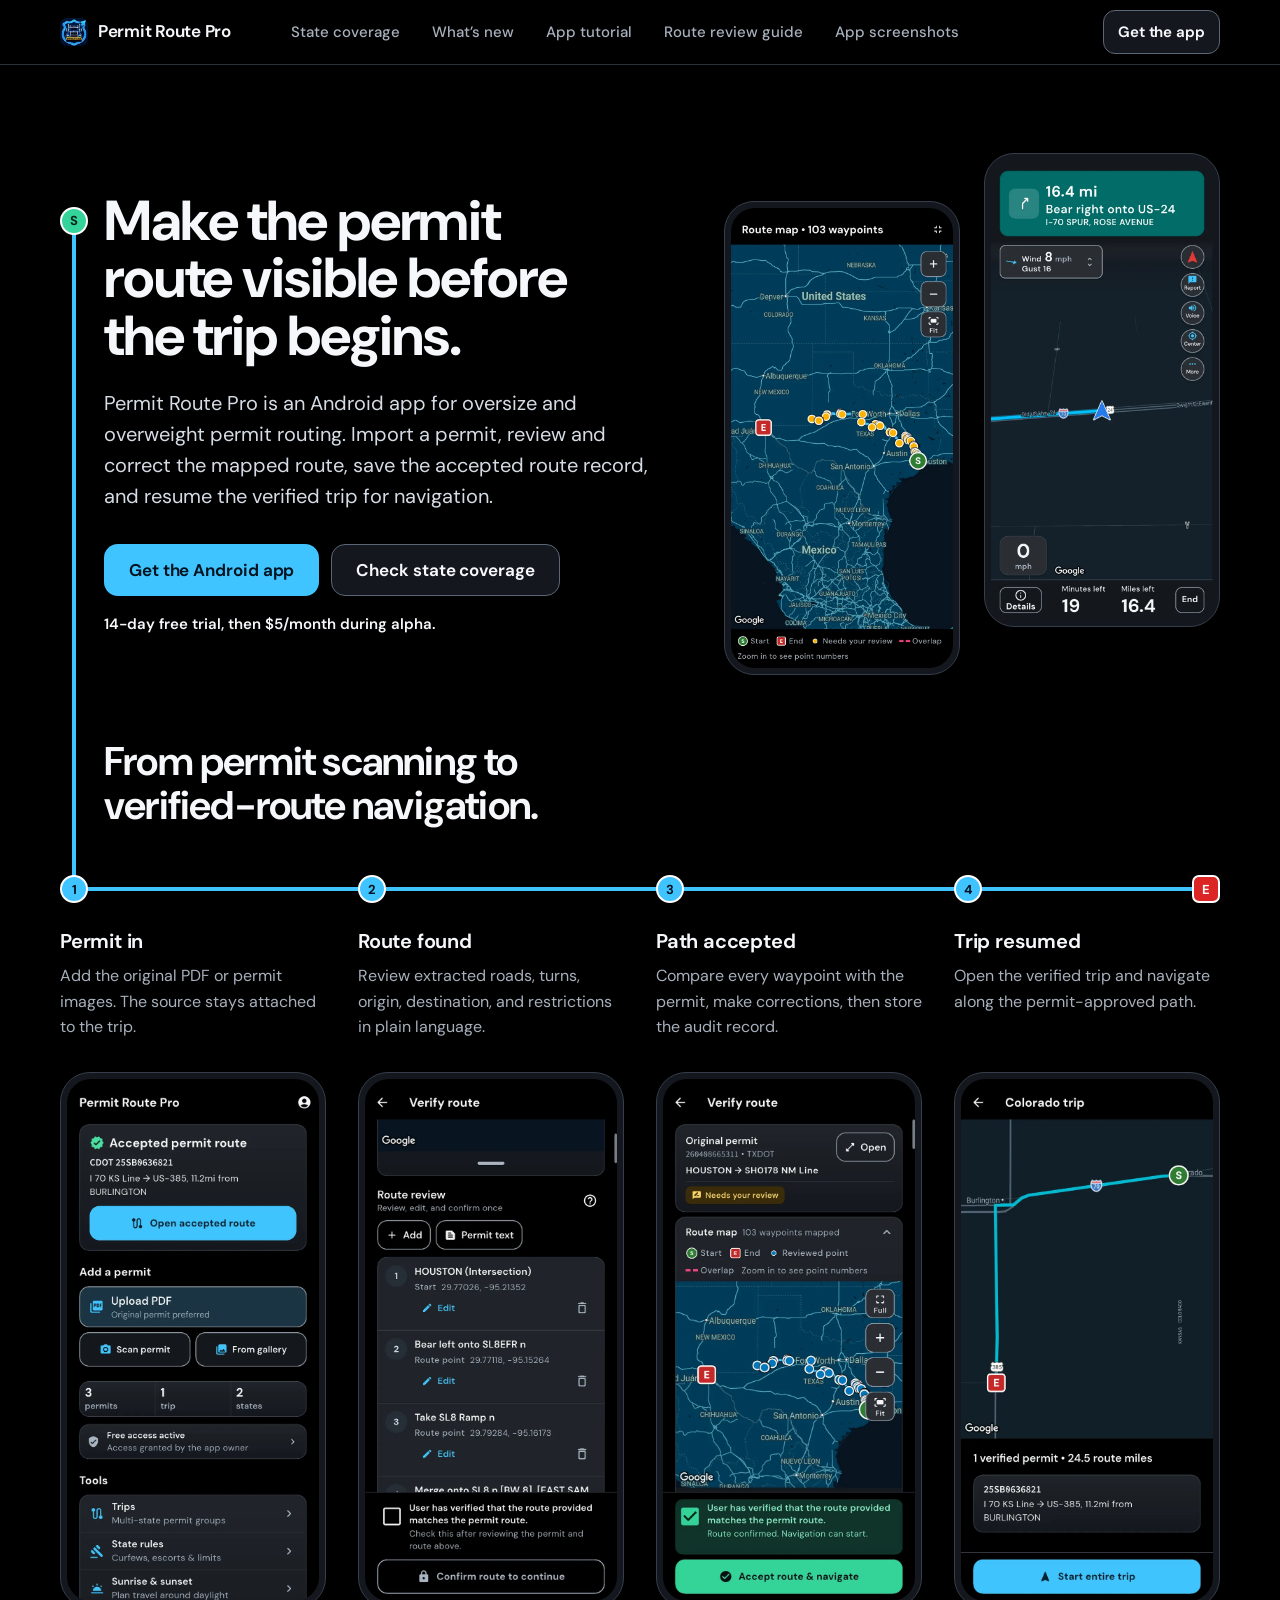
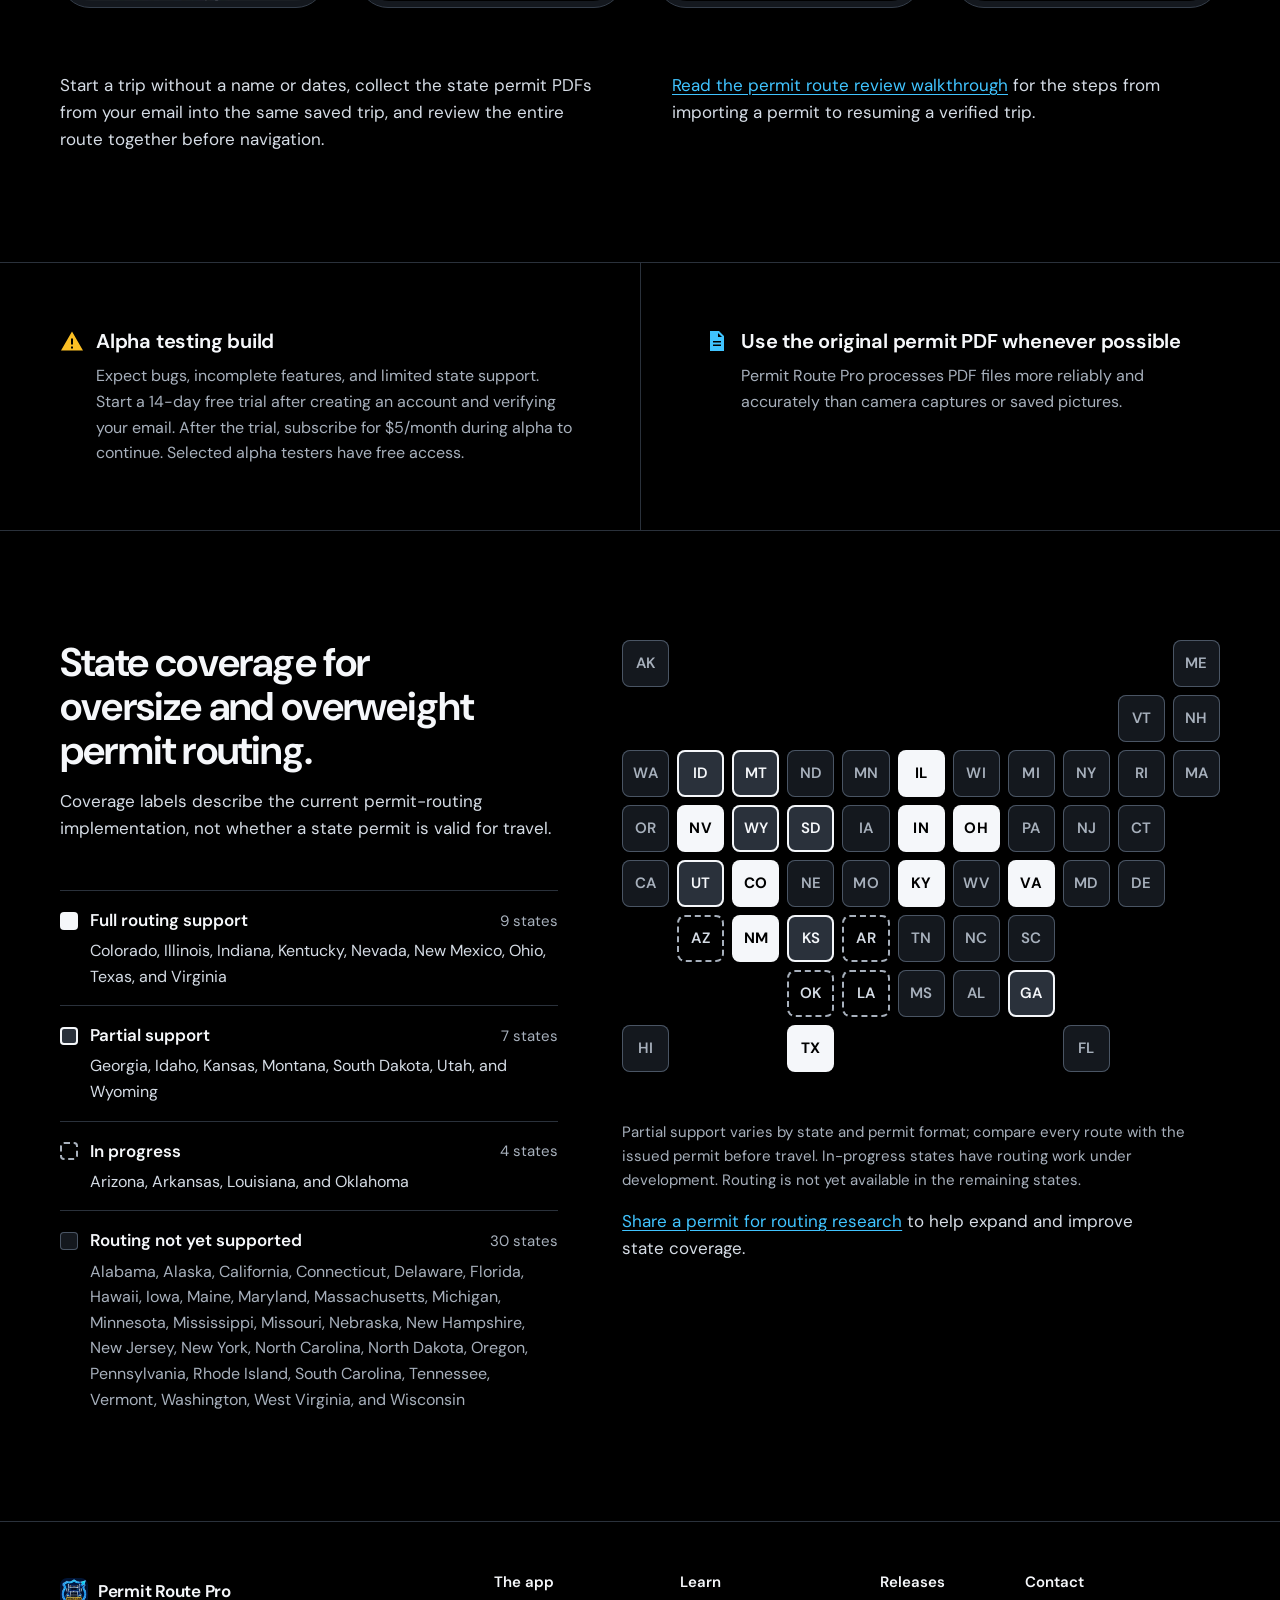
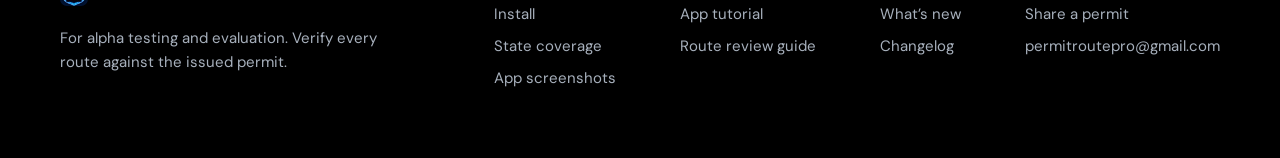
<file: index.html>
<!DOCTYPE html>
<html lang="en">
  <head>
    <meta charset="utf-8">
    <meta name="viewport" content="width=device-width, initial-scale=1">
    <meta name="google-site-verification" content="u55weYqI1f1QMS4rmIIku3oM1XNT6R3yiwb7f9ApbpE" />
    <script type="application/ld+json">
      {
        "@context": "https://schema.org",
        "@type": "WebSite",
        "name": "Permit Route Pro",
        "url": "https://permit-route-pro.com/"
      }
    </script>
    <meta name="description" content="Review oversize and overweight permit routes with Permit Route Pro for Android. Import permits, verify the mapped route, and resume trips. Explore the alpha.">
    <link rel="canonical" href="https://permit-route-pro.com/">
    <title>Permit Route Pro | Oversize &amp; Overweight Permit Routing App</title>
    <meta name="theme-color" content="#000000">
    <meta name="color-scheme" content="dark">
    <meta property="og:type" content="website">
    <meta property="og:site_name" content="Permit Route Pro">
    <meta property="og:title" content="Permit Route Pro | Oversize &amp; Overweight Permit Routing App">
    <meta property="og:description" content="Review oversize and overweight permit routes with Permit Route Pro for Android. Import permits, verify the mapped route, and resume trips. Explore the alpha.">
    <meta property="og:url" content="https://permit-route-pro.com/">
    <meta property="og:image" content="https://permit-route-pro.com/assets/og.jpg">
    <meta property="og:image:width" content="1200">
    <meta property="og:image:height" content="630">
    <meta name="twitter:card" content="summary_large_image">
    <link rel="icon" type="image/png" sizes="48x48" href="/assets/icons/favicon-48.png">
    <link rel="icon" type="image/png" sizes="192x192" href="/assets/icons/icon-192.png">
    <link rel="apple-touch-icon" href="/assets/icons/apple-touch-icon.png">
    <link rel="preload" href="/fonts/dm-sans-variable.woff2" as="font" type="font/woff2" crossorigin>
    <link rel="stylesheet" href="/site.css?v=0.4.28-alpha.58-cdb2f9b-56">
  </head>
  <body class="page-home">
    <a class="skip-link" href="#main">Skip to content</a>
    <header class="site-header">
      <div class="wrap header-inner">
        <a class="brand" href="/"><img class="brand-mark" src="/assets/icons/app-icon-96.webp" alt="" width="32" height="32"><span>Permit Route Pro</span></a>
        <nav class="site-nav" aria-label="Primary navigation">
          <button class="site-menu-button" type="button" data-menu-button aria-expanded="false" aria-controls="site-menu"><span class="menu-icon" aria-hidden="true"></span><span class="menu-label">Menu</span></button>
          <div class="site-menu" id="site-menu" hidden>
            <a href="/" aria-current="page">Home</a>
            <a href="/#coverage">State coverage</a>
            <a href="/updates">What’s new</a>
            <a href="/tutorial">App tutorial</a>
            <a href="/permit-route-review">Route review guide</a>
            <a href="/screenshots">App screenshots</a>
            <a href="/changelog">Changelog</a>
            <a href="/share-a-permit">Share a permit</a>
            <a href="/install">Install</a>
          </div>
        </nav>
        <a class="button button-small header-install" href="/install">Get the app</a>
      </div>
    </header>
    <main id="main">
      <section class="hero">
        <div class="wrap hero-inner">
          <div class="hero-copy">
            <span class="route-marker route-start" aria-hidden="true">S</span>
            <h1>Make the permit route visible before the trip begins.</h1>
            <p class="lead">Permit Route Pro is an Android app for oversize and overweight permit routing. Import a permit, review and correct the mapped route, save the accepted route record, and resume the verified trip for navigation.</p>
            <div class="actions">
              <a class="button button-primary" href="/install">Get the Android app</a>
              <a class="button button-secondary" href="#coverage">Check state coverage</a>
            </div>
            <p class="terms"><strong>14-day free trial, then $5/month during alpha.</strong></p>
          </div>
          <div class="hero-media">
            <figure class="phone phone-map"><img src="/assets/tutorial/verify_map.webp" alt="Permit Route Pro route map with the start, the end, and every route point from the permit" width="720" height="1516" decoding="async" fetchpriority="high"></figure>
            <figure class="phone phone-nav"><img src="/assets/tutorial/navigation.webp" alt="Permit Route Pro turn-by-turn navigation along the accepted permit route" width="720" height="1516" loading="lazy" decoding="async"></figure>
          </div>
        </div>
      </section>

      <section class="how" id="route">
        <div class="wrap">
          <div class="route">
            <h2>From permit scanning to <span class="nowrap">verified-route</span> navigation.</h2>
            <ol class="steps">
              <li class="step">
                <h3>Permit in</h3>
                <p>Add the original PDF or permit images. The source stays attached to the trip.</p>
                <figure class="phone"><img src="/assets/tutorial/home.webp" alt="Home screen with Upload PDF, Scan permit, and From gallery" width="720" height="1516" loading="lazy" decoding="async"></figure>
              </li>
              <li class="step">
                <h3>Route found</h3>
                <p>Review extracted roads, turns, origin, destination, and restrictions in plain language.</p>
                <figure class="phone"><img src="/assets/tutorial/verify_points.webp" alt="Route review list with each road and turn read from the permit and an Edit control beside it" width="720" height="1516" loading="lazy" decoding="async"></figure>
              </li>
              <li class="step">
                <h3>Path accepted</h3>
                <p>Compare every waypoint with the permit, make corrections, then store the audit record.</p>
                <figure class="phone"><img src="/assets/tutorial/confirm.webp" alt="Route confirmation with the verified box ticked and Accept route &amp; navigate" width="720" height="1516" loading="lazy" decoding="async"></figure>
              </li>
              <li class="step">
                <h3>Trip resumed</h3>
                <p>Open the verified trip and navigate along the permit-approved path.</p>
                <figure class="phone"><img src="/assets/tutorial/trip_overview.webp" alt="Verified trip overview with Start entire trip" width="720" height="1516" loading="lazy" decoding="async"></figure>
                <span class="route-marker route-end" aria-hidden="true">E</span>
              </li>
            </ol>
          </div>
          <div class="how-more">
            <p>Start a trip without a name or dates, collect the state permit PDFs from your email into the same saved trip, and review the entire route together before navigation.</p>
            <p><a href="/permit-route-review">Read the permit route review walkthrough</a> for the steps from importing a permit to resuming a verified trip.</p>
          </div>
        </div>
      </section>

      <section class="notices" aria-label="Important alpha testing information">
        <div class="wrap notice-grid">
          <article class="notice notice-alpha">
            <h2>Alpha testing build</h2>
            <p>Expect bugs, incomplete features, and limited state support. Start a 14-day free trial after creating an account and verifying your email. After the trial, subscribe for $5/month during alpha to continue. Selected alpha testers have free access.</p>
          </article>
          <article class="notice notice-pdf">
            <h2>Use the original permit PDF whenever possible</h2>
            <p>Permit Route Pro processes PDF files more reliably and accurately than camera captures or saved pictures.</p>
          </article>
        </div>
      </section>

      <section class="coverage" id="coverage">
        <div class="wrap coverage-inner">
          <header class="coverage-intro">
            <h2>State coverage for oversize and overweight permit routing.</h2>
            <p>Coverage labels describe the current permit-routing implementation, not whether a state permit is valid for travel.</p>
          </header>
          <div class="state-map" aria-hidden="true">
            <span class="state-tile" data-tier="none" style="--col:1;--row:1">AK</span>
            <span class="state-tile" data-tier="none" style="--col:11;--row:1">ME</span>
            <span class="state-tile" data-tier="none" style="--col:10;--row:2">VT</span>
            <span class="state-tile" data-tier="none" style="--col:11;--row:2">NH</span>
            <span class="state-tile" data-tier="none" style="--col:1;--row:3">WA</span>
            <span class="state-tile" data-tier="partial" style="--col:2;--row:3">ID</span>
            <span class="state-tile" data-tier="partial" style="--col:3;--row:3">MT</span>
            <span class="state-tile" data-tier="none" style="--col:4;--row:3">ND</span>
            <span class="state-tile" data-tier="none" style="--col:5;--row:3">MN</span>
            <span class="state-tile" data-tier="full" style="--col:6;--row:3">IL</span>
            <span class="state-tile" data-tier="none" style="--col:7;--row:3">WI</span>
            <span class="state-tile" data-tier="none" style="--col:8;--row:3">MI</span>
            <span class="state-tile" data-tier="none" style="--col:9;--row:3">NY</span>
            <span class="state-tile" data-tier="none" style="--col:10;--row:3">RI</span>
            <span class="state-tile" data-tier="none" style="--col:11;--row:3">MA</span>
            <span class="state-tile" data-tier="none" style="--col:1;--row:4">OR</span>
            <span class="state-tile" data-tier="full" style="--col:2;--row:4">NV</span>
            <span class="state-tile" data-tier="partial" style="--col:3;--row:4">WY</span>
            <span class="state-tile" data-tier="partial" style="--col:4;--row:4">SD</span>
            <span class="state-tile" data-tier="none" style="--col:5;--row:4">IA</span>
            <span class="state-tile" data-tier="full" style="--col:6;--row:4">IN</span>
            <span class="state-tile" data-tier="full" style="--col:7;--row:4">OH</span>
            <span class="state-tile" data-tier="none" style="--col:8;--row:4">PA</span>
            <span class="state-tile" data-tier="none" style="--col:9;--row:4">NJ</span>
            <span class="state-tile" data-tier="none" style="--col:10;--row:4">CT</span>
            <span class="state-tile" data-tier="none" style="--col:1;--row:5">CA</span>
            <span class="state-tile" data-tier="partial" style="--col:2;--row:5">UT</span>
            <span class="state-tile" data-tier="full" style="--col:3;--row:5">CO</span>
            <span class="state-tile" data-tier="none" style="--col:4;--row:5">NE</span>
            <span class="state-tile" data-tier="none" style="--col:5;--row:5">MO</span>
            <span class="state-tile" data-tier="full" style="--col:6;--row:5">KY</span>
            <span class="state-tile" data-tier="none" style="--col:7;--row:5">WV</span>
            <span class="state-tile" data-tier="full" style="--col:8;--row:5">VA</span>
            <span class="state-tile" data-tier="none" style="--col:9;--row:5">MD</span>
            <span class="state-tile" data-tier="none" style="--col:10;--row:5">DE</span>
            <span class="state-tile" data-tier="progress" style="--col:2;--row:6">AZ</span>
            <span class="state-tile" data-tier="full" style="--col:3;--row:6">NM</span>
            <span class="state-tile" data-tier="partial" style="--col:4;--row:6">KS</span>
            <span class="state-tile" data-tier="progress" style="--col:5;--row:6">AR</span>
            <span class="state-tile" data-tier="none" style="--col:6;--row:6">TN</span>
            <span class="state-tile" data-tier="none" style="--col:7;--row:6">NC</span>
            <span class="state-tile" data-tier="none" style="--col:8;--row:6">SC</span>
            <span class="state-tile" data-tier="progress" style="--col:4;--row:7">OK</span>
            <span class="state-tile" data-tier="progress" style="--col:5;--row:7">LA</span>
            <span class="state-tile" data-tier="none" style="--col:6;--row:7">MS</span>
            <span class="state-tile" data-tier="none" style="--col:7;--row:7">AL</span>
            <span class="state-tile" data-tier="partial" style="--col:8;--row:7">GA</span>
            <span class="state-tile" data-tier="none" style="--col:1;--row:8">HI</span>
            <span class="state-tile" data-tier="full" style="--col:4;--row:8">TX</span>
            <span class="state-tile" data-tier="none" style="--col:9;--row:8">FL</span>
          </div>
          <table class="coverage-table">
            <caption class="sr-only">Current state routing support</caption>
            <tbody>
              <tr data-tier="full"><th scope="row"><span class="tier-key" aria-hidden="true"></span>Full routing support <span class="tier-count">9 states</span></th><td>Colorado, Illinois, Indiana, Kentucky, Nevada, New Mexico, Ohio, Texas, and Virginia</td></tr>
              <tr data-tier="partial"><th scope="row"><span class="tier-key" aria-hidden="true"></span>Partial support <span class="tier-count">7 states</span></th><td>Georgia, Idaho, Kansas, Montana, South Dakota, Utah, and Wyoming</td></tr>
              <tr data-tier="progress"><th scope="row"><span class="tier-key" aria-hidden="true"></span>In progress <span class="tier-count">4 states</span></th><td>Arizona, Arkansas, Louisiana, and Oklahoma</td></tr>
              <tr data-tier="none"><th scope="row"><span class="tier-key" aria-hidden="true"></span>Routing not yet supported <span class="tier-count">30 states</span></th><td>Alabama, Alaska, California, Connecticut, Delaware, Florida, Hawaii, Iowa, Maine, Maryland, Massachusetts, Michigan, Minnesota, Mississippi, Missouri, Nebraska, New Hampshire, New Jersey, New York, North Carolina, North Dakota, Oregon, Pennsylvania, Rhode Island, South Carolina, Tennessee, Vermont, Washington, West Virginia, and Wisconsin</td></tr>
            </tbody>
          </table>
          <div class="coverage-foot">
            <p class="coverage-note">Partial support varies by state and permit format; compare every route with the issued permit before travel. In-progress states have routing work under development. Routing is not yet available in the remaining states.</p>
            <p class="coverage-more"><a href="/share-a-permit">Share a permit for routing research</a> to help expand and improve state coverage.</p>
          </div>
        </div>
      </section>
    </main>
    <footer class="site-footer">
      <div class="wrap footer-inner">
        <div class="footer-about">
          <a class="brand" href="/"><img class="brand-mark" src="/assets/icons/app-icon-96.webp" alt="" width="32" height="32" loading="lazy"><span>Permit Route Pro</span></a>
          <p>For alpha testing and evaluation. Verify every route against the issued permit.</p>
        </div>
        <nav class="footer-nav" aria-label="Footer">
          <div>
            <h2>The app</h2>
            <ul>
              <li><a href="/install">Install</a></li>
              <li><a href="/#coverage">State coverage</a></li>
              <li><a href="/screenshots">App screenshots</a></li>
            </ul>
          </div>
          <div>
            <h2>Learn</h2>
            <ul>
              <li><a href="/tutorial">App tutorial</a></li>
              <li><a href="/permit-route-review">Route review guide</a></li>
            </ul>
          </div>
          <div>
            <h2>Releases</h2>
            <ul>
              <li><a href="/updates">What’s new</a></li>
              <li><a href="/changelog">Changelog</a></li>
            </ul>
          </div>
          <div>
            <h2>Contact</h2>
            <ul>
              <li><a href="/share-a-permit">Share a permit</a></li>
              <li><a href="mailto:permitroutepro@gmail.com">permitroutepro@gmail.com</a></li>
            </ul>
          </div>
        </nav>
      </div>
    </footer>
    <script src="/apk-downloads.js?v=0.4.28-alpha.58-cdb2f9b-56"></script>
    <script src="/site.js?v=0.4.28-alpha.58-cdb2f9b-56"></script>
  </body>
</html>
</file>
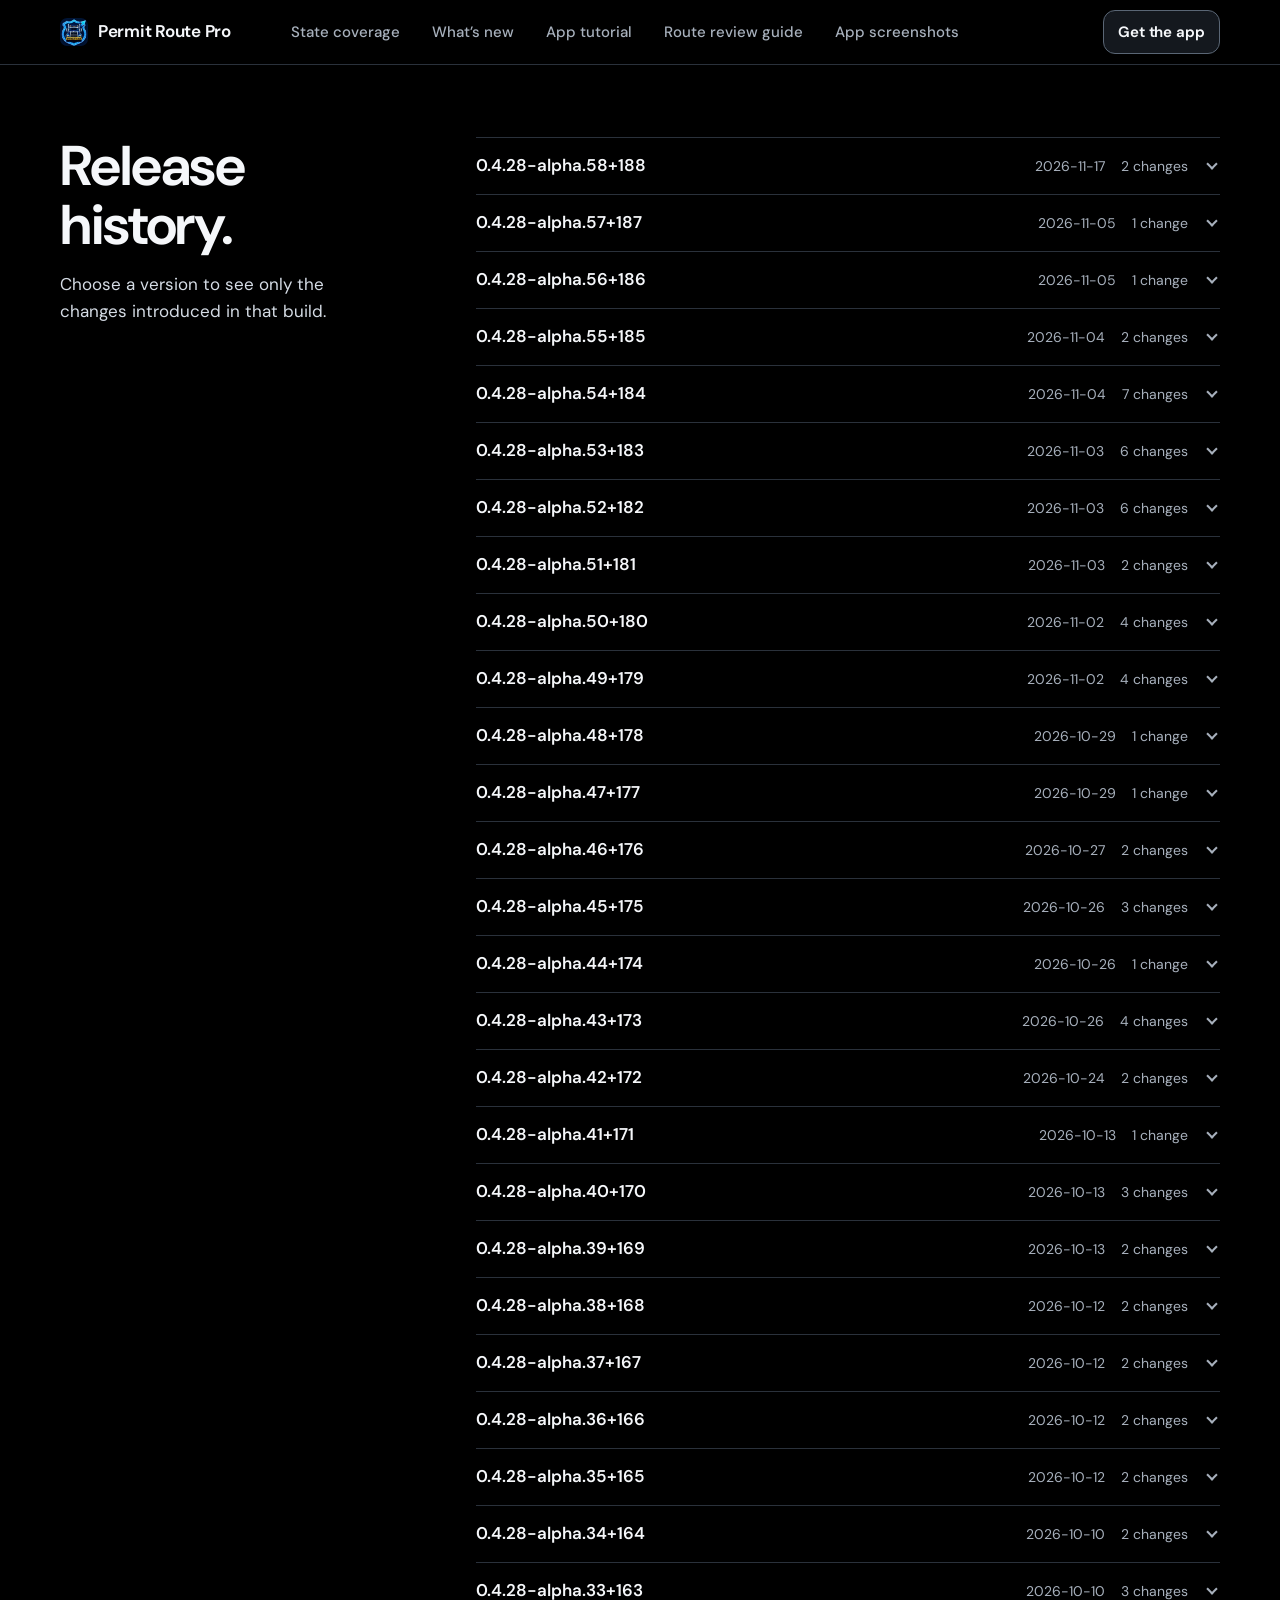
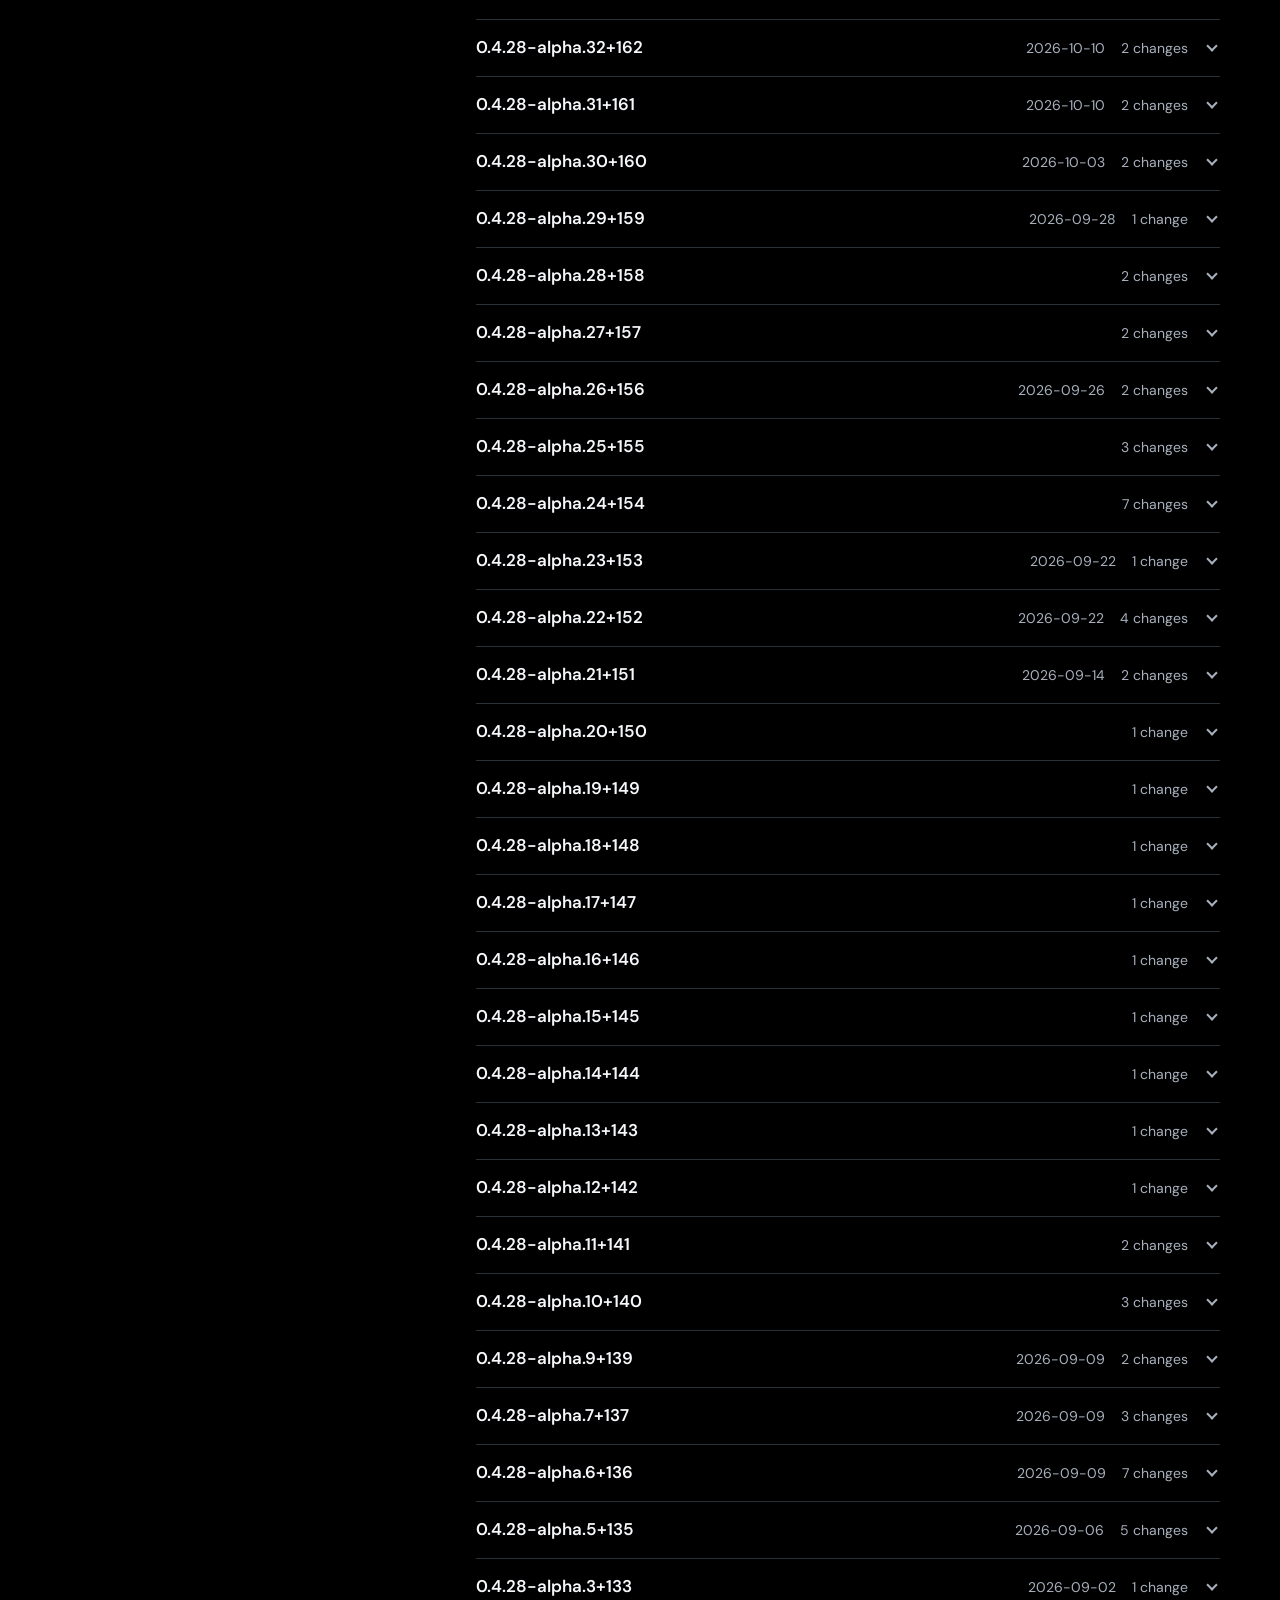
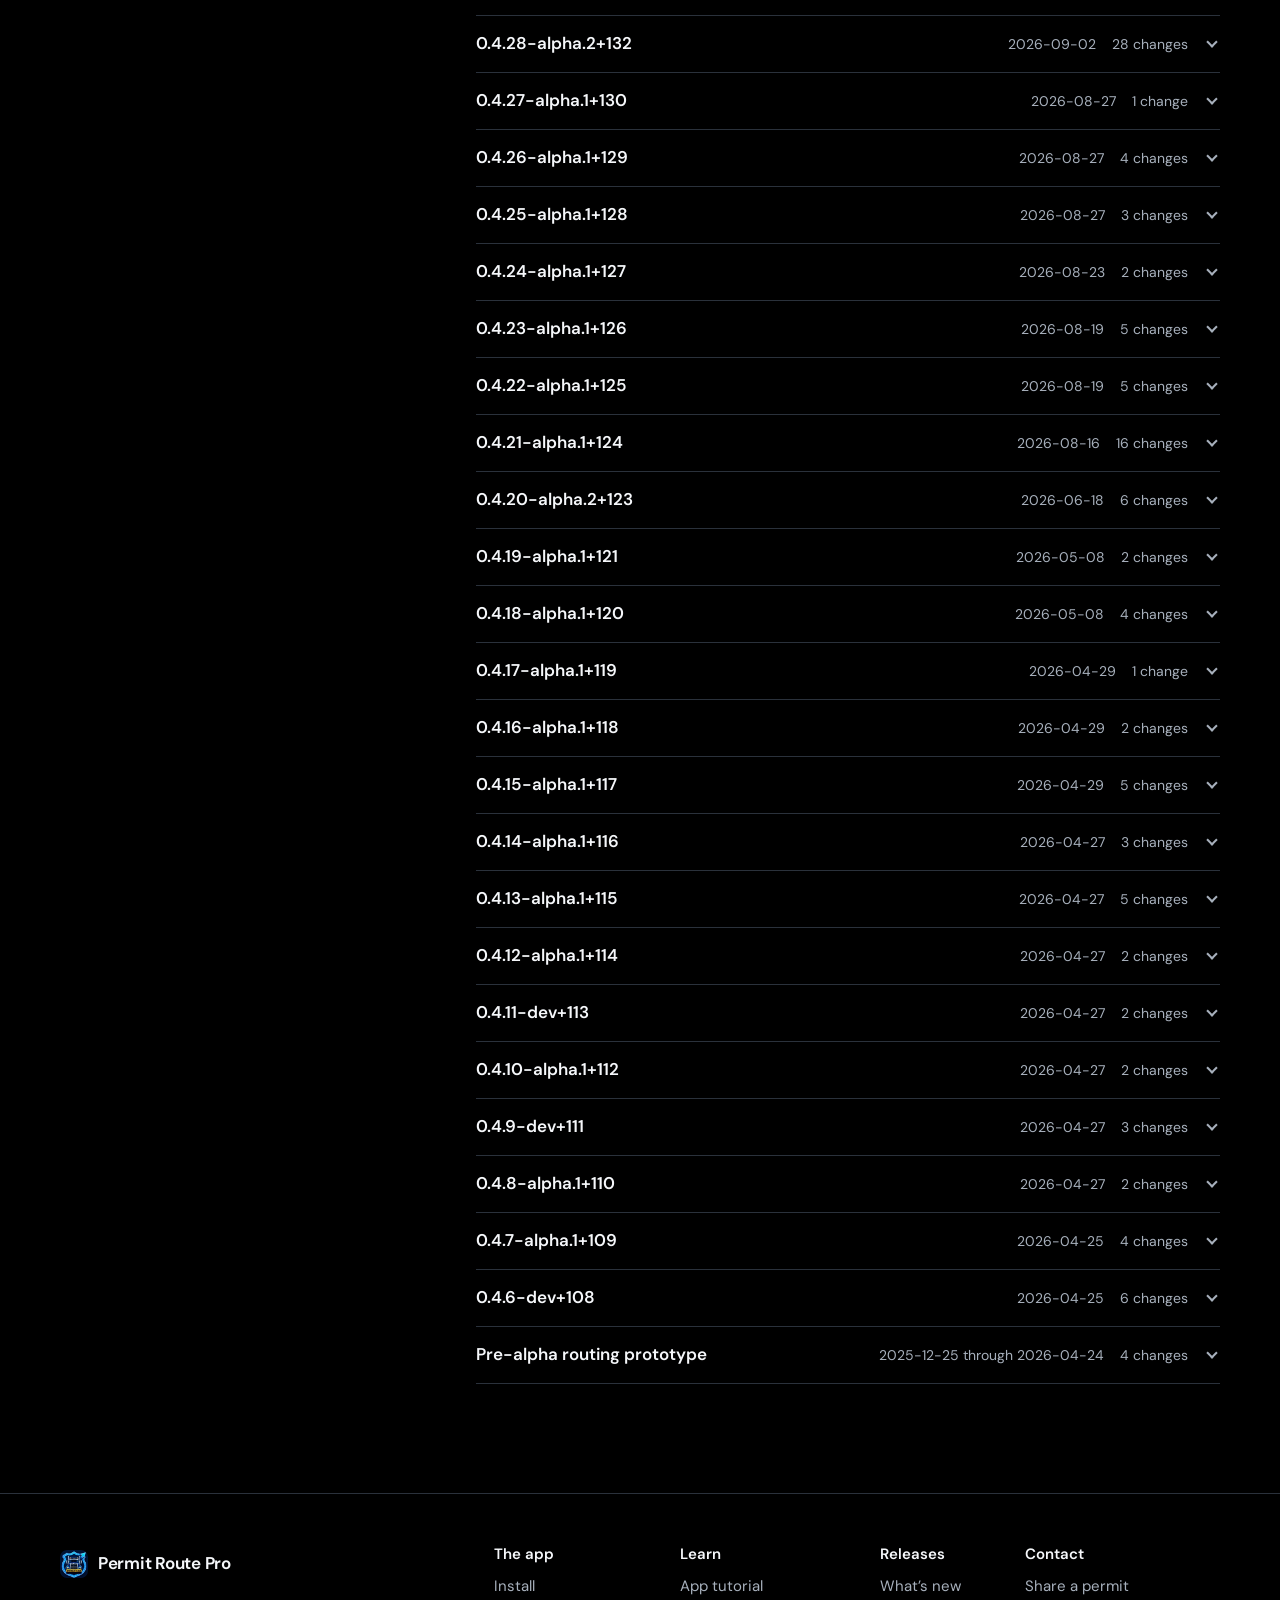
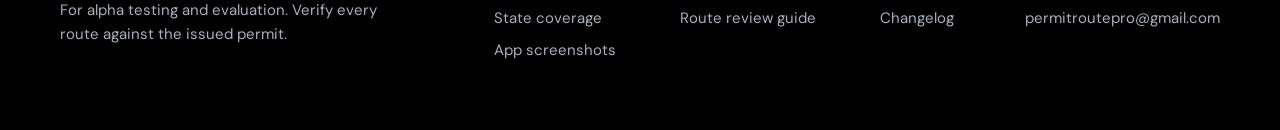
<file: changelog.html>
<!DOCTYPE html>
<html lang="en">
  <head>
    <meta charset="utf-8">
    <meta name="viewport" content="width=device-width, initial-scale=1">
    <meta name="description" content="Read the complete Permit Route Pro Android alpha release history and changes by version.">
    <link rel="canonical" href="https://permit-route-pro.com/changelog">
    <title>Release Changelog | Permit Route Pro</title>
    <meta name="theme-color" content="#000000">
    <meta name="color-scheme" content="dark">
    <meta property="og:type" content="website">
    <meta property="og:site_name" content="Permit Route Pro">
    <meta property="og:title" content="Release Changelog | Permit Route Pro">
    <meta property="og:description" content="Read the complete Permit Route Pro Android alpha release history and changes by version.">
    <meta property="og:url" content="https://permit-route-pro.com/changelog">
    <meta property="og:image" content="https://permit-route-pro.com/assets/og.jpg">
    <meta property="og:image:width" content="1200">
    <meta property="og:image:height" content="630">
    <meta name="twitter:card" content="summary_large_image">
    <link rel="icon" type="image/png" sizes="48x48" href="/assets/icons/favicon-48.png">
    <link rel="icon" type="image/png" sizes="192x192" href="/assets/icons/icon-192.png">
    <link rel="apple-touch-icon" href="/assets/icons/apple-touch-icon.png">
    <link rel="preload" href="/fonts/dm-sans-variable.woff2" as="font" type="font/woff2" crossorigin>
    <link rel="stylesheet" href="/site.css?v=0.4.28-alpha.58-cdb2f9b-56">
  </head>
  <body class="page-changelog">
    <a class="skip-link" href="#main">Skip to content</a>
    <header class="site-header">
      <div class="wrap header-inner">
        <a class="brand" href="/"><img class="brand-mark" src="/assets/icons/app-icon-96.webp" alt="" width="32" height="32"><span>Permit Route Pro</span></a>
        <nav class="site-nav" aria-label="Primary navigation">
          <button class="site-menu-button" type="button" data-menu-button aria-expanded="false" aria-controls="site-menu"><span class="menu-icon" aria-hidden="true"></span><span class="menu-label">Menu</span></button>
          <div class="site-menu" id="site-menu" hidden>
            <a href="/">Home</a>
            <a href="/#coverage">State coverage</a>
            <a href="/updates">What’s new</a>
            <a href="/tutorial">App tutorial</a>
            <a href="/permit-route-review">Route review guide</a>
            <a href="/screenshots">App screenshots</a>
            <a href="/changelog" aria-current="page">Changelog</a>
            <a href="/share-a-permit">Share a permit</a>
            <a href="/install">Install</a>
          </div>
        </nav>
        <a class="button button-small header-install" href="/install">Get the app</a>
      </div>
    </header>
    <main id="main">
      <section class="changelog" id="history">
        <div class="wrap changelog-grid">
          <header class="changelog-intro">
            <h1>Release history.</h1>
            <p>Choose a version to see only the changes introduced in that build.</p>
          </header>
          <div class="release-history" data-changelog aria-live="polite"><p>Loading the complete release history…</p></div>
        </div>
      </section>
    </main>
    <footer class="site-footer">
      <div class="wrap footer-inner">
        <div class="footer-about">
          <a class="brand" href="/"><img class="brand-mark" src="/assets/icons/app-icon-96.webp" alt="" width="32" height="32" loading="lazy"><span>Permit Route Pro</span></a>
          <p>For alpha testing and evaluation. Verify every route against the issued permit.</p>
        </div>
        <nav class="footer-nav" aria-label="Footer">
          <div>
            <h2>The app</h2>
            <ul>
              <li><a href="/install">Install</a></li>
              <li><a href="/#coverage">State coverage</a></li>
              <li><a href="/screenshots">App screenshots</a></li>
            </ul>
          </div>
          <div>
            <h2>Learn</h2>
            <ul>
              <li><a href="/tutorial">App tutorial</a></li>
              <li><a href="/permit-route-review">Route review guide</a></li>
            </ul>
          </div>
          <div>
            <h2>Releases</h2>
            <ul>
              <li><a href="/updates">What’s new</a></li>
              <li><a href="/changelog">Changelog</a></li>
            </ul>
          </div>
          <div>
            <h2>Contact</h2>
            <ul>
              <li><a href="/share-a-permit">Share a permit</a></li>
              <li><a href="mailto:permitroutepro@gmail.com">permitroutepro@gmail.com</a></li>
            </ul>
          </div>
        </nav>
      </div>
    </footer>
    <script src="/apk-downloads.js?v=0.4.28-alpha.58-cdb2f9b-56"></script>
    <script src="/site.js?v=0.4.28-alpha.58-cdb2f9b-56"></script>
  </body>
</html>
</file>
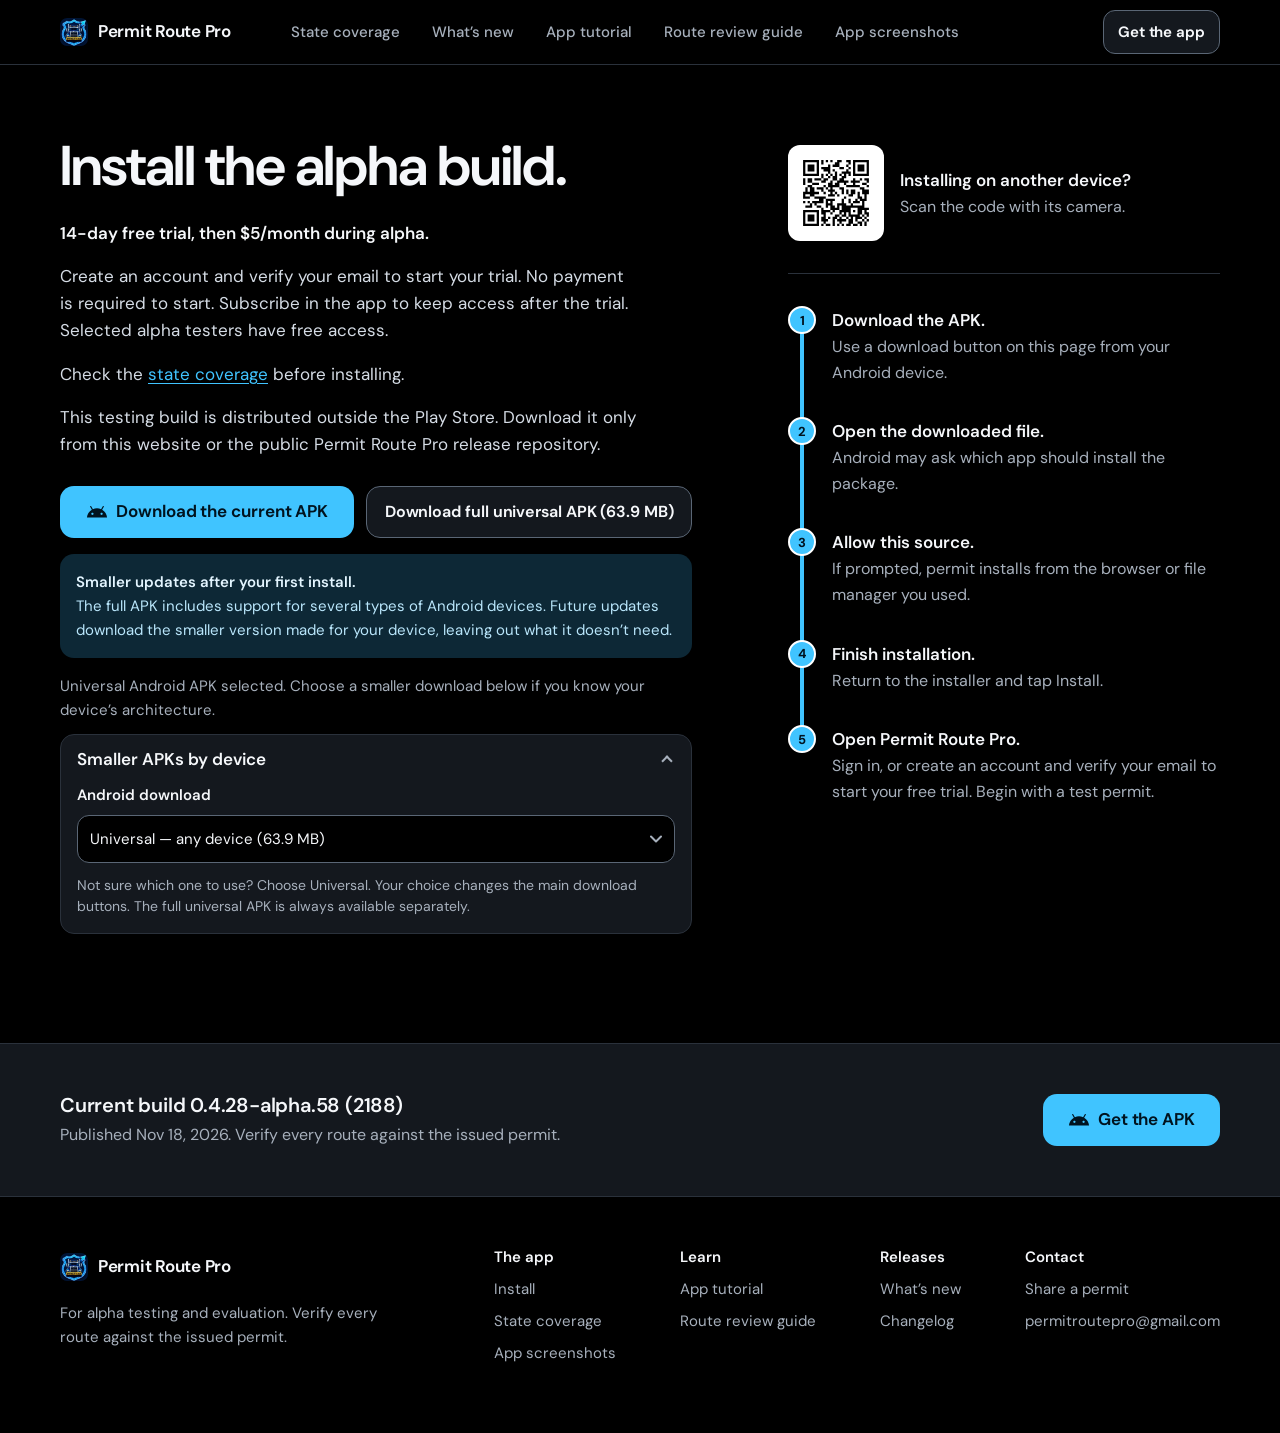
<file: install.html>
<!DOCTYPE html>
<html lang="en">
  <head>
    <meta charset="utf-8">
    <meta name="viewport" content="width=device-width, initial-scale=1">
    <meta name="description" content="Download the current Permit Route Pro Android APK, choose a device download, and follow the installation steps.">
    <link rel="canonical" href="https://permit-route-pro.com/install">
    <title>Download and Install | Permit Route Pro</title>
    <meta name="theme-color" content="#000000">
    <meta name="color-scheme" content="dark">
    <meta property="og:type" content="website">
    <meta property="og:site_name" content="Permit Route Pro">
    <meta property="og:title" content="Download and Install | Permit Route Pro">
    <meta property="og:description" content="Download the current Permit Route Pro Android APK, choose a device download, and follow the installation steps.">
    <meta property="og:url" content="https://permit-route-pro.com/install">
    <meta property="og:image" content="https://permit-route-pro.com/assets/og.jpg">
    <meta property="og:image:width" content="1200">
    <meta property="og:image:height" content="630">
    <meta name="twitter:card" content="summary_large_image">
    <link rel="icon" type="image/png" sizes="48x48" href="/assets/icons/favicon-48.png">
    <link rel="icon" type="image/png" sizes="192x192" href="/assets/icons/icon-192.png">
    <link rel="apple-touch-icon" href="/assets/icons/apple-touch-icon.png">
    <link rel="preload" href="/fonts/dm-sans-variable.woff2" as="font" type="font/woff2" crossorigin>
    <link rel="stylesheet" href="/site.css?v=0.4.28-alpha.58-cdb2f9b-56">
  </head>
  <body class="page-install">
    <a class="skip-link" href="#main">Skip to content</a>
    <header class="site-header">
      <div class="wrap header-inner">
        <a class="brand" href="/"><img class="brand-mark" src="/assets/icons/app-icon-96.webp" alt="" width="32" height="32"><span>Permit Route Pro</span></a>
        <nav class="site-nav" aria-label="Primary navigation">
          <button class="site-menu-button" type="button" data-menu-button aria-expanded="false" aria-controls="site-menu"><span class="menu-icon" aria-hidden="true"></span><span class="menu-label">Menu</span></button>
          <div class="site-menu" id="site-menu" hidden>
            <a href="/">Home</a>
            <a href="/#coverage">State coverage</a>
            <a href="/updates">What’s new</a>
            <a href="/tutorial">App tutorial</a>
            <a href="/permit-route-review">Route review guide</a>
            <a href="/screenshots">App screenshots</a>
            <a href="/changelog">Changelog</a>
            <a href="/share-a-permit">Share a permit</a>
            <a href="/install" aria-current="page">Install</a>
          </div>
        </nav>
        <a class="button button-small header-install" href="/install">Get the app</a>
      </div>
    </header>
    <main id="main">
      <section class="install" id="install">
        <div class="wrap install-grid">
          <div class="install-intro">
            <h1>Install the alpha build.</h1>
            <p class="terms"><strong>14-day free trial, then $5/month during alpha.</strong></p>
            <p>Create an account and verify your email to start your trial. No payment is required to start. Subscribe in the app to keep access after the trial. Selected alpha testers have free access.</p>
            <p>Check the <a href="/#coverage">state coverage</a> before installing.</p>
            <p>This testing build is distributed outside the Play Store. Download it only from this website or the public Permit Route Pro release repository.</p>
            <div class="download-actions">
              <a class="button button-primary" data-download href="https://github.com/ussblade/PermitRoutePro-Alpha-Releases/releases">Download the current APK</a>
              <a class="button button-secondary apk-universal-download" data-download-universal href="https://github.com/ussblade/PermitRoutePro-Alpha-Releases/releases">Download full universal APK</a>
            </div>
            <p class="apk-update-notice"><strong>Smaller updates after your first install.</strong> The full APK includes support for several types of Android devices. Future updates download the smaller version made for your device, leaving out what it doesn’t need.</p>
            <div class="download-device">
              <p class="apk-download-status" data-download-status role="status"></p>
              <details class="apk-download-options" data-download-options open hidden>
                <summary>Smaller APKs by device</summary>
                <label for="apk-choice">Android download</label>
                <select id="apk-choice" data-apk-choice></select>
                <p>Not sure which one to use? Choose Universal. Your choice changes the main download buttons. The full universal APK is always available separately.</p>
              </details>
            </div>
          </div>
          <div class="install-side">
            <ol class="install-steps">
              <li><strong>Download the APK.</strong> <span>Use a download button on this page from your Android device.</span></li>
              <li><strong>Open the downloaded file.</strong> <span>Android may ask which app should install the package.</span></li>
              <li><strong>Allow this source.</strong> <span>If prompted, permit installs from the browser or file manager you used.</span></li>
              <li><strong>Finish installation.</strong> <span>Return to the installer and tap Install.</span></li>
              <li><strong>Open Permit Route Pro.</strong> <span>Sign in, or create an account and verify your email to start your free trial. Begin with a test permit.</span></li>
            </ol>
            <div class="install-qr">
              <img src="/assets/permit-route-pro-download-qr.svg" alt="QR code linking to the Permit Route Pro website" width="120" height="120">
              <p><strong>Installing on another device?</strong> <span>Scan the code with its camera.</span></p>
            </div>
          </div>
        </div>
      </section>

      <section class="release-strip" aria-label="Current release download">
        <div class="wrap release-strip-inner">
          <div><strong>Current build <span data-version>Checking…</span></strong><p>Published <span data-published>Checking…</span>. Verify every route against the issued permit.</p></div>
          <a class="button button-primary" data-download href="https://github.com/ussblade/PermitRoutePro-Alpha-Releases/releases">Get the APK</a>
        </div>
      </section>
    </main>
    <footer class="site-footer">
      <div class="wrap footer-inner">
        <div class="footer-about">
          <a class="brand" href="/"><img class="brand-mark" src="/assets/icons/app-icon-96.webp" alt="" width="32" height="32" loading="lazy"><span>Permit Route Pro</span></a>
          <p>For alpha testing and evaluation. Verify every route against the issued permit.</p>
        </div>
        <nav class="footer-nav" aria-label="Footer">
          <div>
            <h2>The app</h2>
            <ul>
              <li><a href="/install">Install</a></li>
              <li><a href="/#coverage">State coverage</a></li>
              <li><a href="/screenshots">App screenshots</a></li>
            </ul>
          </div>
          <div>
            <h2>Learn</h2>
            <ul>
              <li><a href="/tutorial">App tutorial</a></li>
              <li><a href="/permit-route-review">Route review guide</a></li>
            </ul>
          </div>
          <div>
            <h2>Releases</h2>
            <ul>
              <li><a href="/updates">What’s new</a></li>
              <li><a href="/changelog">Changelog</a></li>
            </ul>
          </div>
          <div>
            <h2>Contact</h2>
            <ul>
              <li><a href="/share-a-permit">Share a permit</a></li>
              <li><a href="mailto:permitroutepro@gmail.com">permitroutepro@gmail.com</a></li>
            </ul>
          </div>
        </nav>
      </div>
    </footer>
    <script src="/apk-downloads.js?v=0.4.28-alpha.58-cdb2f9b-56"></script>
    <script src="/site.js?v=0.4.28-alpha.58-cdb2f9b-56"></script>
  </body>
</html>
</file>
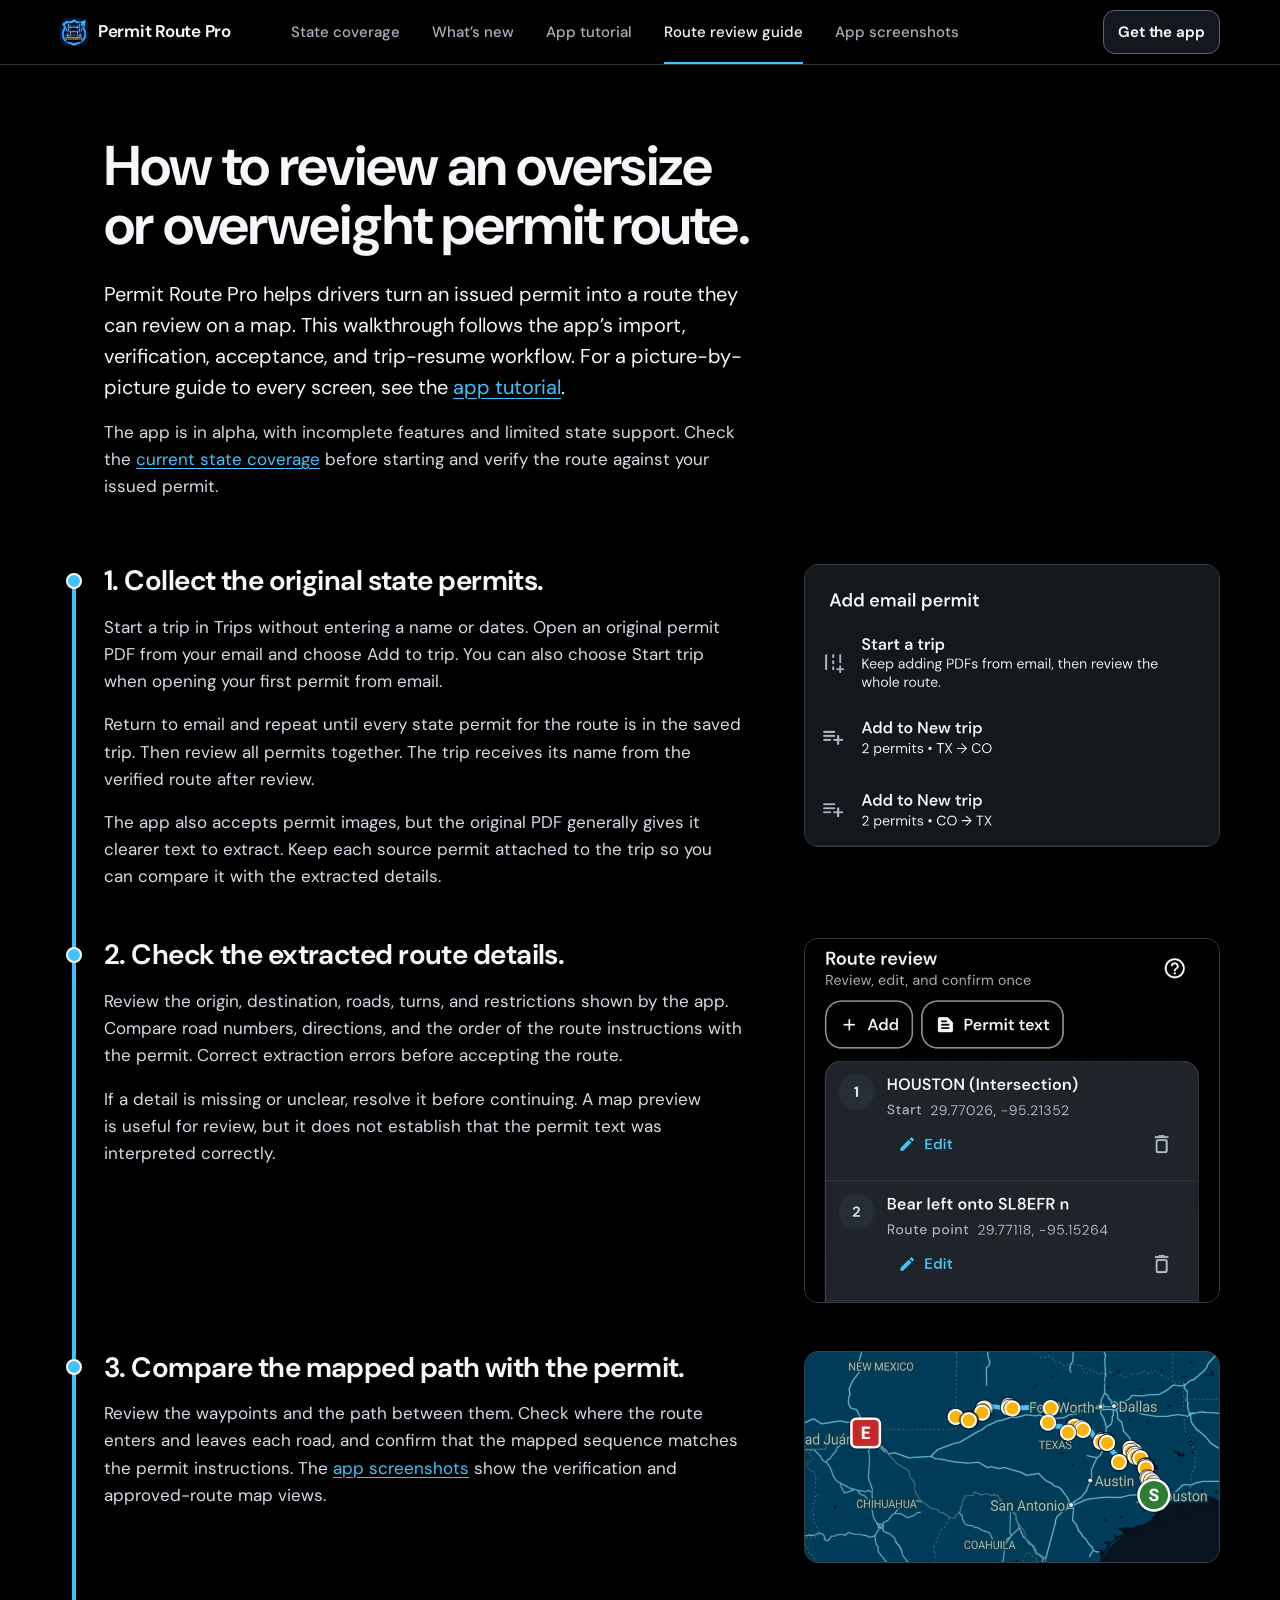
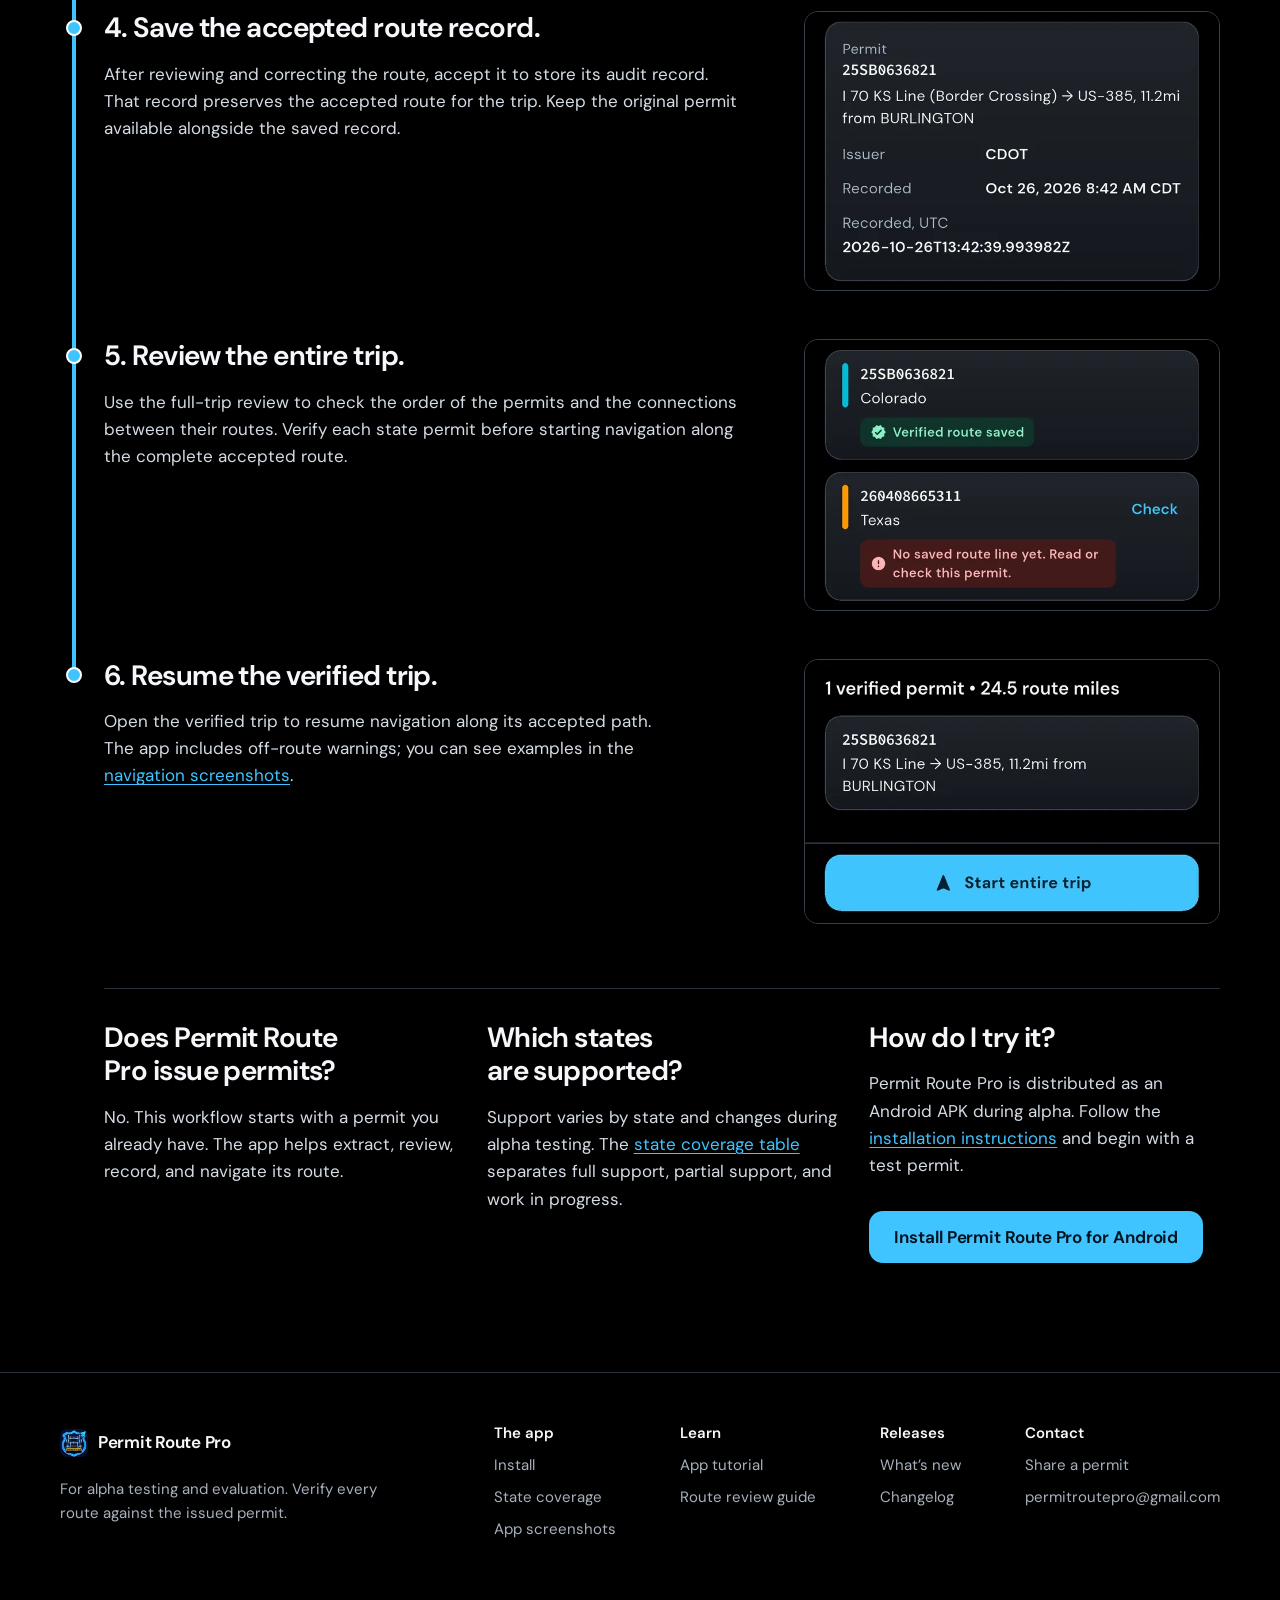
<file: permit-route-review.html>
<!DOCTYPE html>
<html lang="en">
  <head>
    <meta charset="utf-8">
    <meta name="viewport" content="width=device-width, initial-scale=1">
    <meta name="description" content="Learn how to import a permit, check extracted route details, review the map, save an accepted route record, and resume a trip in Permit Route Pro for Android.">
    <link rel="canonical" href="https://permit-route-pro.com/permit-route-review">
    <title>How to Review a Permit Route | Permit Route Pro</title>
    <meta name="theme-color" content="#000000">
    <meta name="color-scheme" content="dark">
    <meta property="og:type" content="website">
    <meta property="og:site_name" content="Permit Route Pro">
    <meta property="og:title" content="How to Review a Permit Route | Permit Route Pro">
    <meta property="og:description" content="Learn how to import a permit, check extracted route details, review the map, save an accepted route record, and resume a trip in Permit Route Pro for Android.">
    <meta property="og:url" content="https://permit-route-pro.com/permit-route-review">
    <meta property="og:image" content="https://permit-route-pro.com/assets/og.jpg">
    <meta property="og:image:width" content="1200">
    <meta property="og:image:height" content="630">
    <meta name="twitter:card" content="summary_large_image">
    <link rel="icon" type="image/png" sizes="48x48" href="/assets/icons/favicon-48.png">
    <link rel="icon" type="image/png" sizes="192x192" href="/assets/icons/icon-192.png">
    <link rel="apple-touch-icon" href="/assets/icons/apple-touch-icon.png">
    <link rel="preload" href="/fonts/dm-sans-variable.woff2" as="font" type="font/woff2" crossorigin>
    <link rel="stylesheet" href="/site.css?v=0.4.28-alpha.58-cdb2f9b-56">
  </head>
  <body class="page-guide">
    <a class="skip-link" href="#main">Skip to content</a>
    <header class="site-header">
      <div class="wrap header-inner">
        <a class="brand" href="/"><img class="brand-mark" src="/assets/icons/app-icon-96.webp" alt="" width="32" height="32"><span>Permit Route Pro</span></a>
        <nav class="site-nav" aria-label="Primary navigation">
          <button class="site-menu-button" type="button" data-menu-button aria-expanded="false" aria-controls="site-menu"><span class="menu-icon" aria-hidden="true"></span><span class="menu-label">Menu</span></button>
          <div class="site-menu" id="site-menu" hidden>
            <a href="/">Home</a>
            <a href="/#coverage">State coverage</a>
            <a href="/updates">What’s new</a>
            <a href="/tutorial">App tutorial</a>
            <a href="/permit-route-review" aria-current="page">Route review guide</a>
            <a href="/screenshots">App screenshots</a>
            <a href="/changelog">Changelog</a>
            <a href="/share-a-permit">Share a permit</a>
            <a href="/install">Install</a>
          </div>
        </nav>
        <a class="button button-small header-install" href="/install">Get the app</a>
      </div>
    </header>
    <main id="main">
      <article class="wrap guide">
        <header class="guide-head">
          <h1>How to review an oversize or overweight permit route.</h1>
          <p>Permit Route Pro helps drivers turn an issued permit into a route they can review on a map. This walkthrough follows the app’s import, verification, acceptance, and trip-resume workflow. For a picture-by-picture guide to every screen, see the <a href="/tutorial">app tutorial</a>.</p>
          <p>The app is in alpha, with incomplete features and limited state support. Check the <a href="/#coverage">current state coverage</a> before starting and verify the route against your issued permit.</p>
        </header>
        <div class="guide-steps">
          <section class="guide-step">
            <div class="guide-text">
              <h2>1. Collect the original state permits.</h2>
              <p>Start a trip in Trips without entering a name or dates. Open an original permit PDF from your email and choose Add to trip. You can also choose Start trip when opening your first permit from email.</p>
              <p>Return to email and repeat until every state permit for the route is in the saved trip. Then review all permits together. The trip receives its name from the verified route after review.</p>
              <p>The app also accepts permit images, but the original PDF generally gives it clearer text to extract. Keep each source permit attached to the trip so you can compare it with the extracted details.</p>
            </div>
            <figure class="phone"><img src="/assets/tutorial/email_add_choice.webp" alt="Add email permit sheet: start a trip, or add the permit to a trip already started" width="720" height="1516" loading="lazy" decoding="async" style="--crop:488;--focus:87.55%"></figure>
          </section>
          <section class="guide-step">
            <div class="guide-text">
              <h2>2. Check the extracted route details.</h2>
              <p>Review the origin, destination, roads, turns, and restrictions shown by the app. Compare road numbers, directions, and the order of the route instructions with the permit. Correct extraction errors before accepting the route.</p>
              <p>If a detail is missing or unclear, resolve it before continuing. A map preview is useful for review, but it does not establish that the permit text was interpreted correctly.</p>
            </div>
            <figure class="phone"><img src="/assets/tutorial/verify_points.webp" alt="Route review list: the Add and Permit text buttons and the first two extracted route points, each with an Edit button" width="720" height="1516" loading="lazy" decoding="async" style="--crop:630;--focus:36.46%"></figure>
          </section>
          <section class="guide-step">
            <div class="guide-text">
              <h2>3. Compare the mapped path with the permit.</h2>
              <p>Review the waypoints and the path between them. Check where the route enters and leaves each road, and confirm that the mapped sequence matches the permit instructions. The <a href="/screenshots">app screenshots</a> show the verification and approved-route map views.</p>
            </div>
            <figure class="phone"><img src="/assets/tutorial/verify_map.webp" alt="Route map with the route points between the start and end markers" width="720" height="1516" loading="lazy" decoding="async" style="--crop:366;--focus:51.65%"></figure>
          </section>
          <section class="guide-step">
            <div class="guide-text">
              <h2>4. Save the accepted route record.</h2>
              <p>After reviewing and correcting the route, accept it to store its audit record. That record preserves the accepted route for the trip. Keep the original permit available alongside the saved record.</p>
            </div>
            <figure class="phone"><img src="/assets/tutorial/audit.webp" alt="Audit record with the permit number, route, issuer, and the time it was recorded" width="720" height="1516" loading="lazy" decoding="async" style="--crop:484;--focus:15.50%"></figure>
          </section>
          <section class="guide-step">
            <div class="guide-text">
              <h2>5. Review the entire trip.</h2>
              <p>Use the full-trip review to check the order of the permits and the connections between their routes. Verify each state permit before starting navigation along the complete accepted route.</p>
            </div>
            <figure class="phone"><img src="/assets/tutorial/review_all.webp" alt="Review all permits: one permit verified and one still to check" width="720" height="1516" loading="lazy" decoding="async" style="--crop:468;--focus:80.92%"></figure>
          </section>
          <section class="guide-step">
            <div class="guide-text">
              <h2>6. Resume the verified trip.</h2>
              <p>Open the verified trip to resume navigation along its accepted path. The app includes off-route warnings; you can see examples in the <a href="/screenshots">navigation screenshots</a>.</p>
            </div>
            <figure class="phone"><img src="/assets/tutorial/trip_overview.webp" alt="One verified permit and 24.5 route miles above the Start entire trip button" width="720" height="1516" loading="lazy" decoding="async" style="--crop:458;--focus:100%"></figure>
          </section>
        </div>
        <div class="guide-faq">
          <div>
            <h2>Does Permit Route Pro issue permits?</h2>
            <p>No. This workflow starts with a permit you already have. The app helps extract, review, record, and navigate its route.</p>
          </div>
          <div>
            <h2>Which states are supported?</h2>
            <p>Support varies by state and changes during alpha testing. The <a href="/#coverage">state coverage table</a> separates full support, partial support, and work in progress.</p>
          </div>
          <div>
            <h2>How do I try it?</h2>
            <p>Permit Route Pro is distributed as an Android APK during alpha. Follow the <a href="/install">installation instructions</a> and begin with a test permit.</p>
            <a class="button button-primary" href="/install">Install Permit Route Pro for Android</a>
          </div>
        </div>
      </article>
    </main>
    <footer class="site-footer">
      <div class="wrap footer-inner">
        <div class="footer-about">
          <a class="brand" href="/"><img class="brand-mark" src="/assets/icons/app-icon-96.webp" alt="" width="32" height="32" loading="lazy"><span>Permit Route Pro</span></a>
          <p>For alpha testing and evaluation. Verify every route against the issued permit.</p>
        </div>
        <nav class="footer-nav" aria-label="Footer">
          <div>
            <h2>The app</h2>
            <ul>
              <li><a href="/install">Install</a></li>
              <li><a href="/#coverage">State coverage</a></li>
              <li><a href="/screenshots">App screenshots</a></li>
            </ul>
          </div>
          <div>
            <h2>Learn</h2>
            <ul>
              <li><a href="/tutorial">App tutorial</a></li>
              <li><a href="/permit-route-review">Route review guide</a></li>
            </ul>
          </div>
          <div>
            <h2>Releases</h2>
            <ul>
              <li><a href="/updates">What’s new</a></li>
              <li><a href="/changelog">Changelog</a></li>
            </ul>
          </div>
          <div>
            <h2>Contact</h2>
            <ul>
              <li><a href="/share-a-permit">Share a permit</a></li>
              <li><a href="mailto:permitroutepro@gmail.com">permitroutepro@gmail.com</a></li>
            </ul>
          </div>
        </nav>
      </div>
    </footer>
    <script src="/apk-downloads.js?v=0.4.28-alpha.58-cdb2f9b-56"></script>
    <script src="/site.js?v=0.4.28-alpha.58-cdb2f9b-56"></script>
  </body>
</html>
</file>
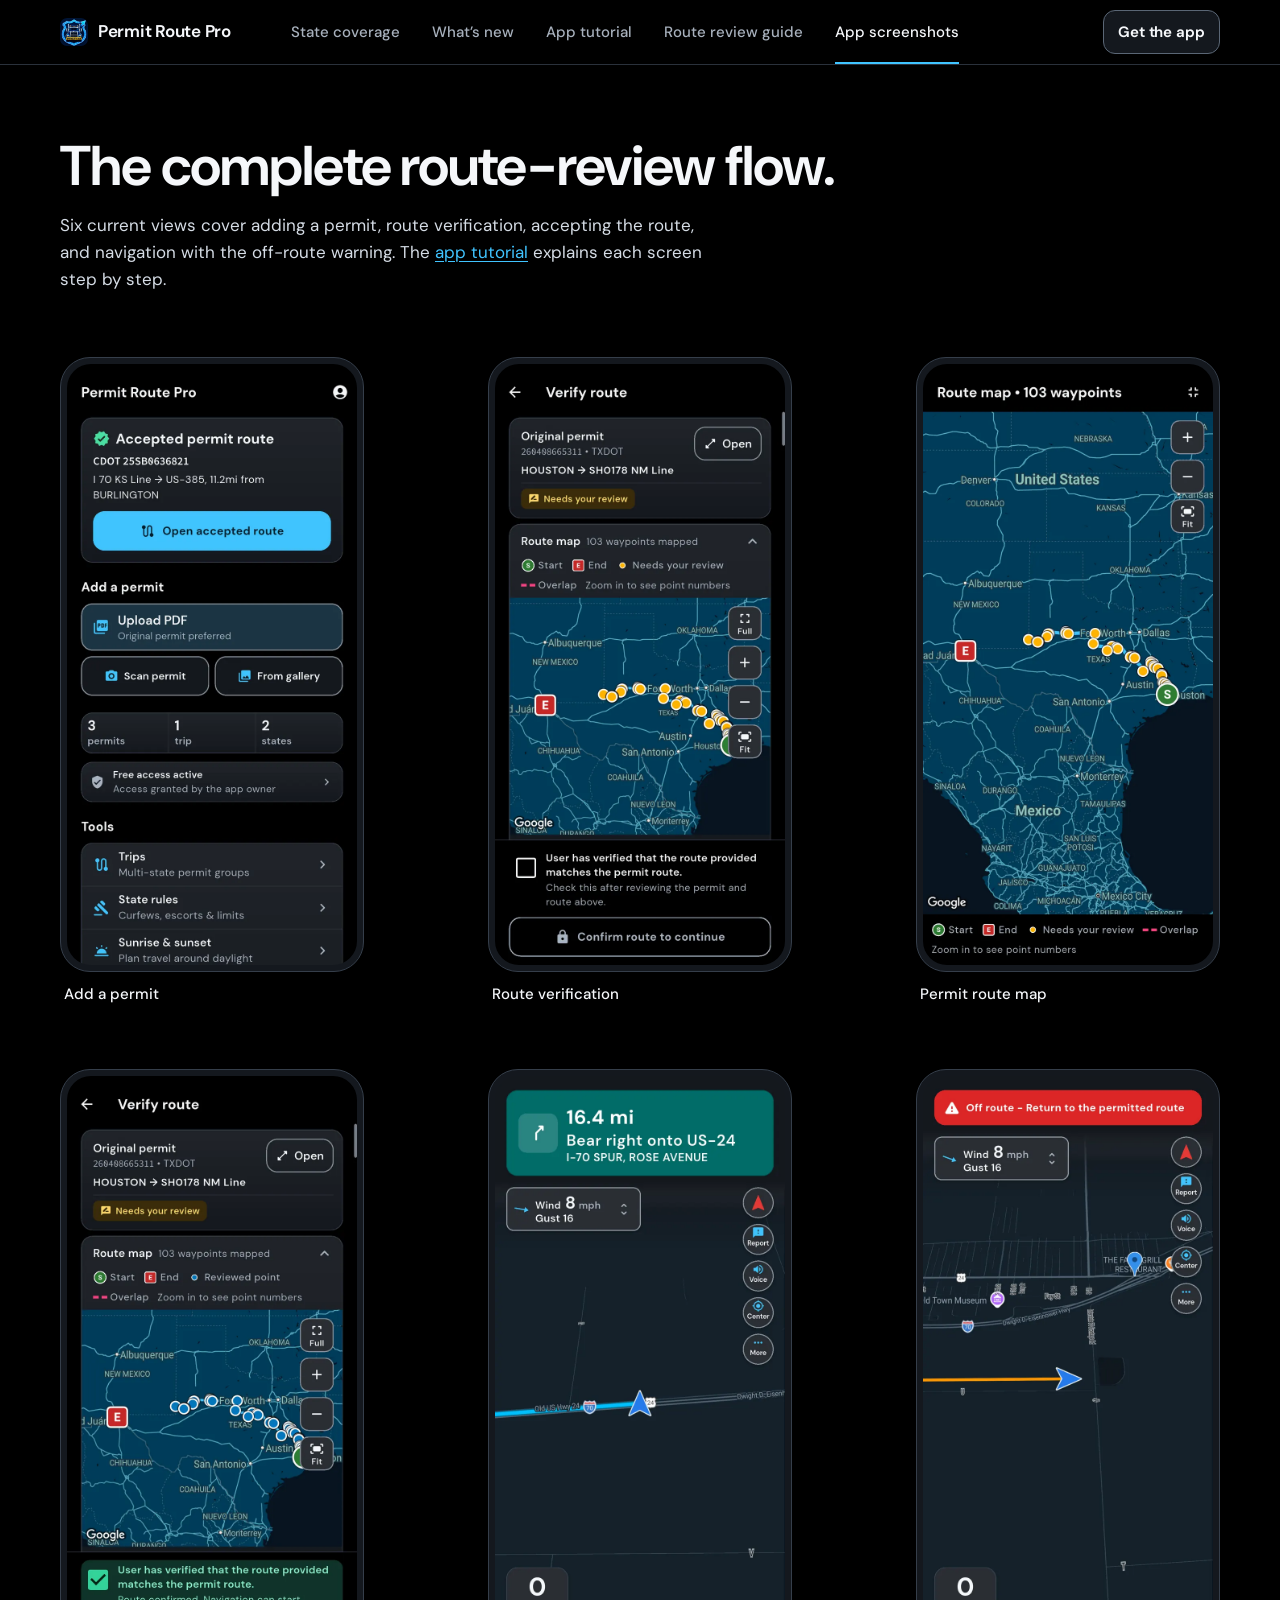
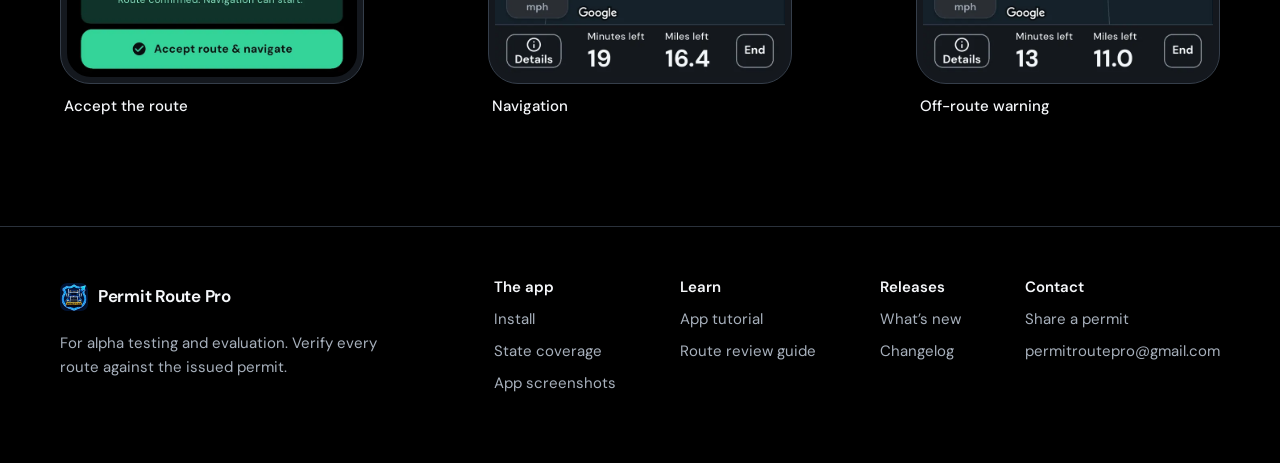
<file: screenshots.html>
<!DOCTYPE html>
<html lang="en">
  <head>
    <meta charset="utf-8">
    <meta name="viewport" content="width=device-width, initial-scale=1">
    <meta name="description" content="See current Permit Route Pro Android screens for adding a permit, route verification, approved route maps, navigation, and off-route warnings.">
    <link rel="canonical" href="https://permit-route-pro.com/screenshots">
    <title>App Screenshots | Permit Route Pro</title>
    <meta name="theme-color" content="#000000">
    <meta name="color-scheme" content="dark">
    <meta property="og:type" content="website">
    <meta property="og:site_name" content="Permit Route Pro">
    <meta property="og:title" content="App Screenshots | Permit Route Pro">
    <meta property="og:description" content="See current Permit Route Pro Android screens for adding a permit, route verification, approved route maps, navigation, and off-route warnings.">
    <meta property="og:url" content="https://permit-route-pro.com/screenshots">
    <meta property="og:image" content="https://permit-route-pro.com/assets/og.jpg">
    <meta property="og:image:width" content="1200">
    <meta property="og:image:height" content="630">
    <meta name="twitter:card" content="summary_large_image">
    <link rel="icon" type="image/png" sizes="48x48" href="/assets/icons/favicon-48.png">
    <link rel="icon" type="image/png" sizes="192x192" href="/assets/icons/icon-192.png">
    <link rel="apple-touch-icon" href="/assets/icons/apple-touch-icon.png">
    <link rel="preload" href="/fonts/dm-sans-variable.woff2" as="font" type="font/woff2" crossorigin>
    <link rel="stylesheet" href="/site.css?v=0.4.28-alpha.58-cdb2f9b-56">
  </head>
  <body class="page-screenshots">
    <a class="skip-link" href="#main">Skip to content</a>
    <header class="site-header">
      <div class="wrap header-inner">
        <a class="brand" href="/"><img class="brand-mark" src="/assets/icons/app-icon-96.webp" alt="" width="32" height="32"><span>Permit Route Pro</span></a>
        <nav class="site-nav" aria-label="Primary navigation">
          <button class="site-menu-button" type="button" data-menu-button aria-expanded="false" aria-controls="site-menu"><span class="menu-icon" aria-hidden="true"></span><span class="menu-label">Menu</span></button>
          <div class="site-menu" id="site-menu" hidden>
            <a href="/">Home</a>
            <a href="/#coverage">State coverage</a>
            <a href="/updates">What’s new</a>
            <a href="/tutorial">App tutorial</a>
            <a href="/permit-route-review">Route review guide</a>
            <a href="/screenshots" aria-current="page">App screenshots</a>
            <a href="/changelog">Changelog</a>
            <a href="/share-a-permit">Share a permit</a>
            <a href="/install">Install</a>
          </div>
        </nav>
        <a class="button button-small header-install" href="/install">Get the app</a>
      </div>
    </header>
    <main id="main">
      <section class="screens" id="screens">
        <div class="wrap screens-intro">
          <h1>The complete route-review flow.</h1>
          <p>Six current views cover adding a permit, route verification, accepting the route, and navigation with the off-route warning. The <a href="/tutorial">app tutorial</a> explains each screen step by step.</p>
        </div>
        <div class="wrap screens-grid" role="group" aria-label="Permit Route Pro screenshots">
          <figure><div class="phone"><img src="/assets/tutorial/home.webp" alt="Permit Route Pro home screen with Upload PDF, Scan permit, and From gallery" width="720" height="1516" decoding="async"></div><figcaption>Add a permit</figcaption></figure>
          <figure><div class="phone"><img src="/assets/tutorial/verify_top.webp" alt="Permit Route Pro Verify route screen with the original permit and route map" width="720" height="1516" decoding="async"></div><figcaption>Route verification</figcaption></figure>
          <figure><div class="phone"><img src="/assets/tutorial/verify_map.webp" alt="Permit Route Pro full-screen permit route map with start, end and route points" width="720" height="1516" decoding="async"></div><figcaption>Permit route map</figcaption></figure>
          <figure><div class="phone"><img src="/assets/tutorial/confirm.webp" alt="Permit Route Pro route confirmation with Accept route &amp; navigate" width="720" height="1516" loading="lazy" decoding="async"></div><figcaption>Accept the route</figcaption></figure>
          <figure><div class="phone"><img src="/assets/tutorial/navigation.webp" alt="Permit Route Pro turn-by-turn navigation with compass, wind and labelled controls" width="720" height="1516" loading="lazy" decoding="async"></div><figcaption>Navigation</figcaption></figure>
          <figure><div class="phone"><img src="/assets/tutorial/off_route.webp" alt="Permit Route Pro off-route warning during navigation" width="720" height="1516" loading="lazy" decoding="async"></div><figcaption>Off-route warning</figcaption></figure>
        </div>
      </section>
    </main>
    <footer class="site-footer">
      <div class="wrap footer-inner">
        <div class="footer-about">
          <a class="brand" href="/"><img class="brand-mark" src="/assets/icons/app-icon-96.webp" alt="" width="32" height="32" loading="lazy"><span>Permit Route Pro</span></a>
          <p>For alpha testing and evaluation. Verify every route against the issued permit.</p>
        </div>
        <nav class="footer-nav" aria-label="Footer">
          <div>
            <h2>The app</h2>
            <ul>
              <li><a href="/install">Install</a></li>
              <li><a href="/#coverage">State coverage</a></li>
              <li><a href="/screenshots">App screenshots</a></li>
            </ul>
          </div>
          <div>
            <h2>Learn</h2>
            <ul>
              <li><a href="/tutorial">App tutorial</a></li>
              <li><a href="/permit-route-review">Route review guide</a></li>
            </ul>
          </div>
          <div>
            <h2>Releases</h2>
            <ul>
              <li><a href="/updates">What’s new</a></li>
              <li><a href="/changelog">Changelog</a></li>
            </ul>
          </div>
          <div>
            <h2>Contact</h2>
            <ul>
              <li><a href="/share-a-permit">Share a permit</a></li>
              <li><a href="mailto:permitroutepro@gmail.com">permitroutepro@gmail.com</a></li>
            </ul>
          </div>
        </nav>
      </div>
    </footer>
    <script src="/apk-downloads.js?v=0.4.28-alpha.58-cdb2f9b-56"></script>
    <script src="/site.js?v=0.4.28-alpha.58-cdb2f9b-56"></script>
  </body>
</html>
</file>
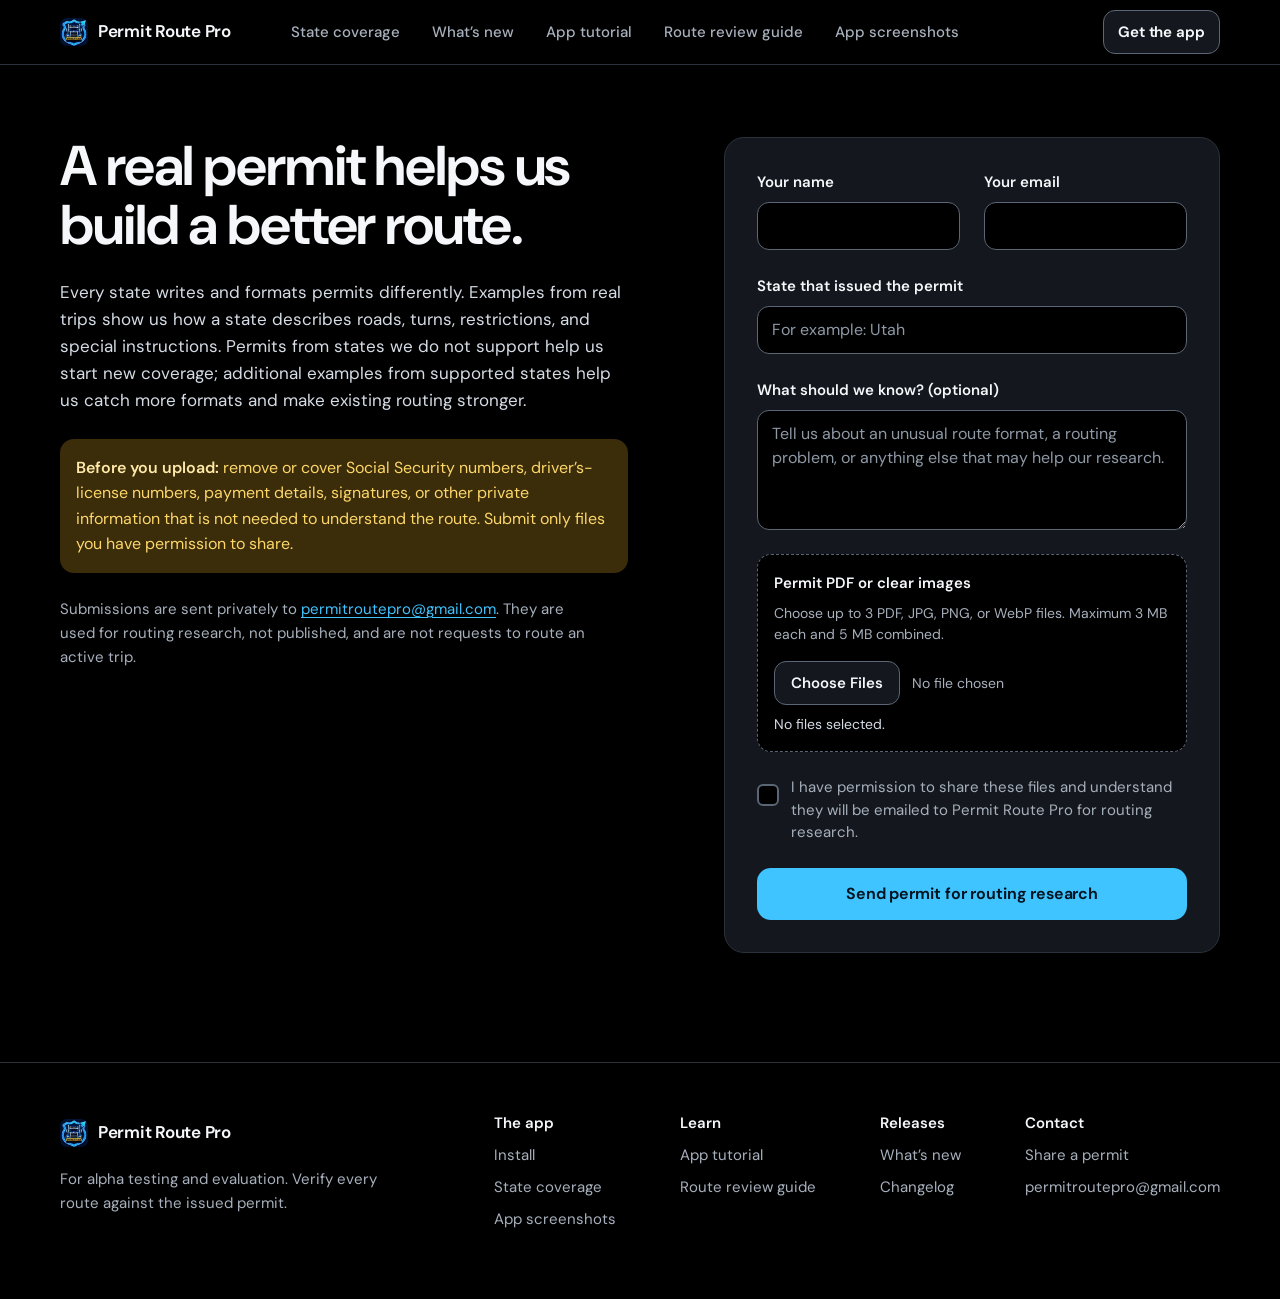
<file: share-a-permit.html>
<!DOCTYPE html>
<html lang="en">
  <head>
    <meta charset="utf-8">
    <meta name="viewport" content="width=device-width, initial-scale=1">
    <meta name="description" content="Share a permitted trip example privately to help improve oversize and overweight permit routing coverage.">
    <link rel="canonical" href="https://permit-route-pro.com/share-a-permit">
    <title>Share a Permit for Routing Research | Permit Route Pro</title>
    <meta name="theme-color" content="#000000">
    <meta name="color-scheme" content="dark">
    <meta property="og:type" content="website">
    <meta property="og:site_name" content="Permit Route Pro">
    <meta property="og:title" content="Share a Permit for Routing Research | Permit Route Pro">
    <meta property="og:description" content="Share a permitted trip example privately to help improve oversize and overweight permit routing coverage.">
    <meta property="og:url" content="https://permit-route-pro.com/share-a-permit">
    <meta property="og:image" content="https://permit-route-pro.com/assets/og.jpg">
    <meta property="og:image:width" content="1200">
    <meta property="og:image:height" content="630">
    <meta name="twitter:card" content="summary_large_image">
    <link rel="icon" type="image/png" sizes="48x48" href="/assets/icons/favicon-48.png">
    <link rel="icon" type="image/png" sizes="192x192" href="/assets/icons/icon-192.png">
    <link rel="apple-touch-icon" href="/assets/icons/apple-touch-icon.png">
    <link rel="preload" href="/fonts/dm-sans-variable.woff2" as="font" type="font/woff2" crossorigin>
    <link rel="stylesheet" href="/site.css?v=0.4.28-alpha.58-cdb2f9b-56">
  </head>
  <body class="page-share">
    <a class="skip-link" href="#main">Skip to content</a>
    <header class="site-header">
      <div class="wrap header-inner">
        <a class="brand" href="/"><img class="brand-mark" src="/assets/icons/app-icon-96.webp" alt="" width="32" height="32"><span>Permit Route Pro</span></a>
        <nav class="site-nav" aria-label="Primary navigation">
          <button class="site-menu-button" type="button" data-menu-button aria-expanded="false" aria-controls="site-menu"><span class="menu-icon" aria-hidden="true"></span><span class="menu-label">Menu</span></button>
          <div class="site-menu" id="site-menu" hidden>
            <a href="/">Home</a>
            <a href="/#coverage">State coverage</a>
            <a href="/updates">What’s new</a>
            <a href="/tutorial">App tutorial</a>
            <a href="/permit-route-review">Route review guide</a>
            <a href="/screenshots">App screenshots</a>
            <a href="/changelog">Changelog</a>
            <a href="/share-a-permit" aria-current="page">Share a permit</a>
            <a href="/install">Install</a>
          </div>
        </nav>
        <a class="button button-small header-install" href="/install">Get the app</a>
      </div>
    </header>
    <main id="main">
      <section class="share" aria-labelledby="permit-research-title">
        <div class="wrap share-grid">
          <div class="share-copy">
            <h1 id="permit-research-title">A real permit helps us build a better route.</h1>
            <p>Every state writes and formats permits differently. Examples from real trips show us how a state describes roads, turns, restrictions, and special instructions. Permits from states we do not support help us start new coverage; additional examples from supported states help us catch more formats and make existing routing stronger.</p>
            <p class="permit-privacy-note"><strong>Before you upload:</strong> remove or cover Social Security numbers, driver’s-license numbers, payment details, signatures, or other private information that is not needed to understand the route. Submit only files you have permission to share.</p>
            <p class="permit-email-note">Submissions are sent privately to <a href="mailto:permitroutepro@gmail.com">permitroutepro@gmail.com</a>. They are used for routing research, not published, and are not requests to route an active trip.</p>
          </div>
            <form class="permit-research-form" data-permit-form>
              <div class="permit-field-grid">
                <label>Your name<input name="name" type="text" autocomplete="name" maxlength="120" required></label>
                <label>Your email<input name="email" type="email" autocomplete="email" maxlength="254" required></label>
              </div>
              <label>State that issued the permit<input name="state" type="text" autocomplete="address-level1" maxlength="80" placeholder="For example: Utah" required></label>
              <label>What should we know? <span>(optional)</span><textarea name="notes" rows="4" maxlength="4000" placeholder="Tell us about an unusual route format, a routing problem, or anything else that may help our research."></textarea></label>
              <label class="permit-file-drop">
                <span>Permit PDF or clear images</span>
                <small>Choose up to 3 PDF, JPG, PNG, or WebP files. Maximum 3 MB each and 5 MB combined.</small>
                <input name="permitFiles" type="file" accept=".pdf,.jpg,.jpeg,.png,.webp,application/pdf,image/jpeg,image/png,image/webp" multiple required data-permit-files>
                <output data-permit-file-summary>No files selected.</output>
              </label>
              <label class="permit-consent"><input name="permissionConfirmed" type="checkbox" required><span>I have permission to share these files and understand they will be emailed to Permit Route Pro for routing research.</span></label>
              <button class="button button-primary permit-submit" type="submit">Send permit for routing research</button>
              <p class="permit-form-status" role="status" aria-live="polite" data-permit-status></p>
            </form>
        </div>
      </section>
    </main>
    <footer class="site-footer">
      <div class="wrap footer-inner">
        <div class="footer-about">
          <a class="brand" href="/"><img class="brand-mark" src="/assets/icons/app-icon-96.webp" alt="" width="32" height="32" loading="lazy"><span>Permit Route Pro</span></a>
          <p>For alpha testing and evaluation. Verify every route against the issued permit.</p>
        </div>
        <nav class="footer-nav" aria-label="Footer">
          <div>
            <h2>The app</h2>
            <ul>
              <li><a href="/install">Install</a></li>
              <li><a href="/#coverage">State coverage</a></li>
              <li><a href="/screenshots">App screenshots</a></li>
            </ul>
          </div>
          <div>
            <h2>Learn</h2>
            <ul>
              <li><a href="/tutorial">App tutorial</a></li>
              <li><a href="/permit-route-review">Route review guide</a></li>
            </ul>
          </div>
          <div>
            <h2>Releases</h2>
            <ul>
              <li><a href="/updates">What’s new</a></li>
              <li><a href="/changelog">Changelog</a></li>
            </ul>
          </div>
          <div>
            <h2>Contact</h2>
            <ul>
              <li><a href="/share-a-permit">Share a permit</a></li>
              <li><a href="mailto:permitroutepro@gmail.com">permitroutepro@gmail.com</a></li>
            </ul>
          </div>
        </nav>
      </div>
    </footer>
    <script src="/apk-downloads.js?v=0.4.28-alpha.58-cdb2f9b-56"></script>
    <script src="/site.js?v=0.4.28-alpha.58-cdb2f9b-56"></script>
  </body>
</html>
</file>
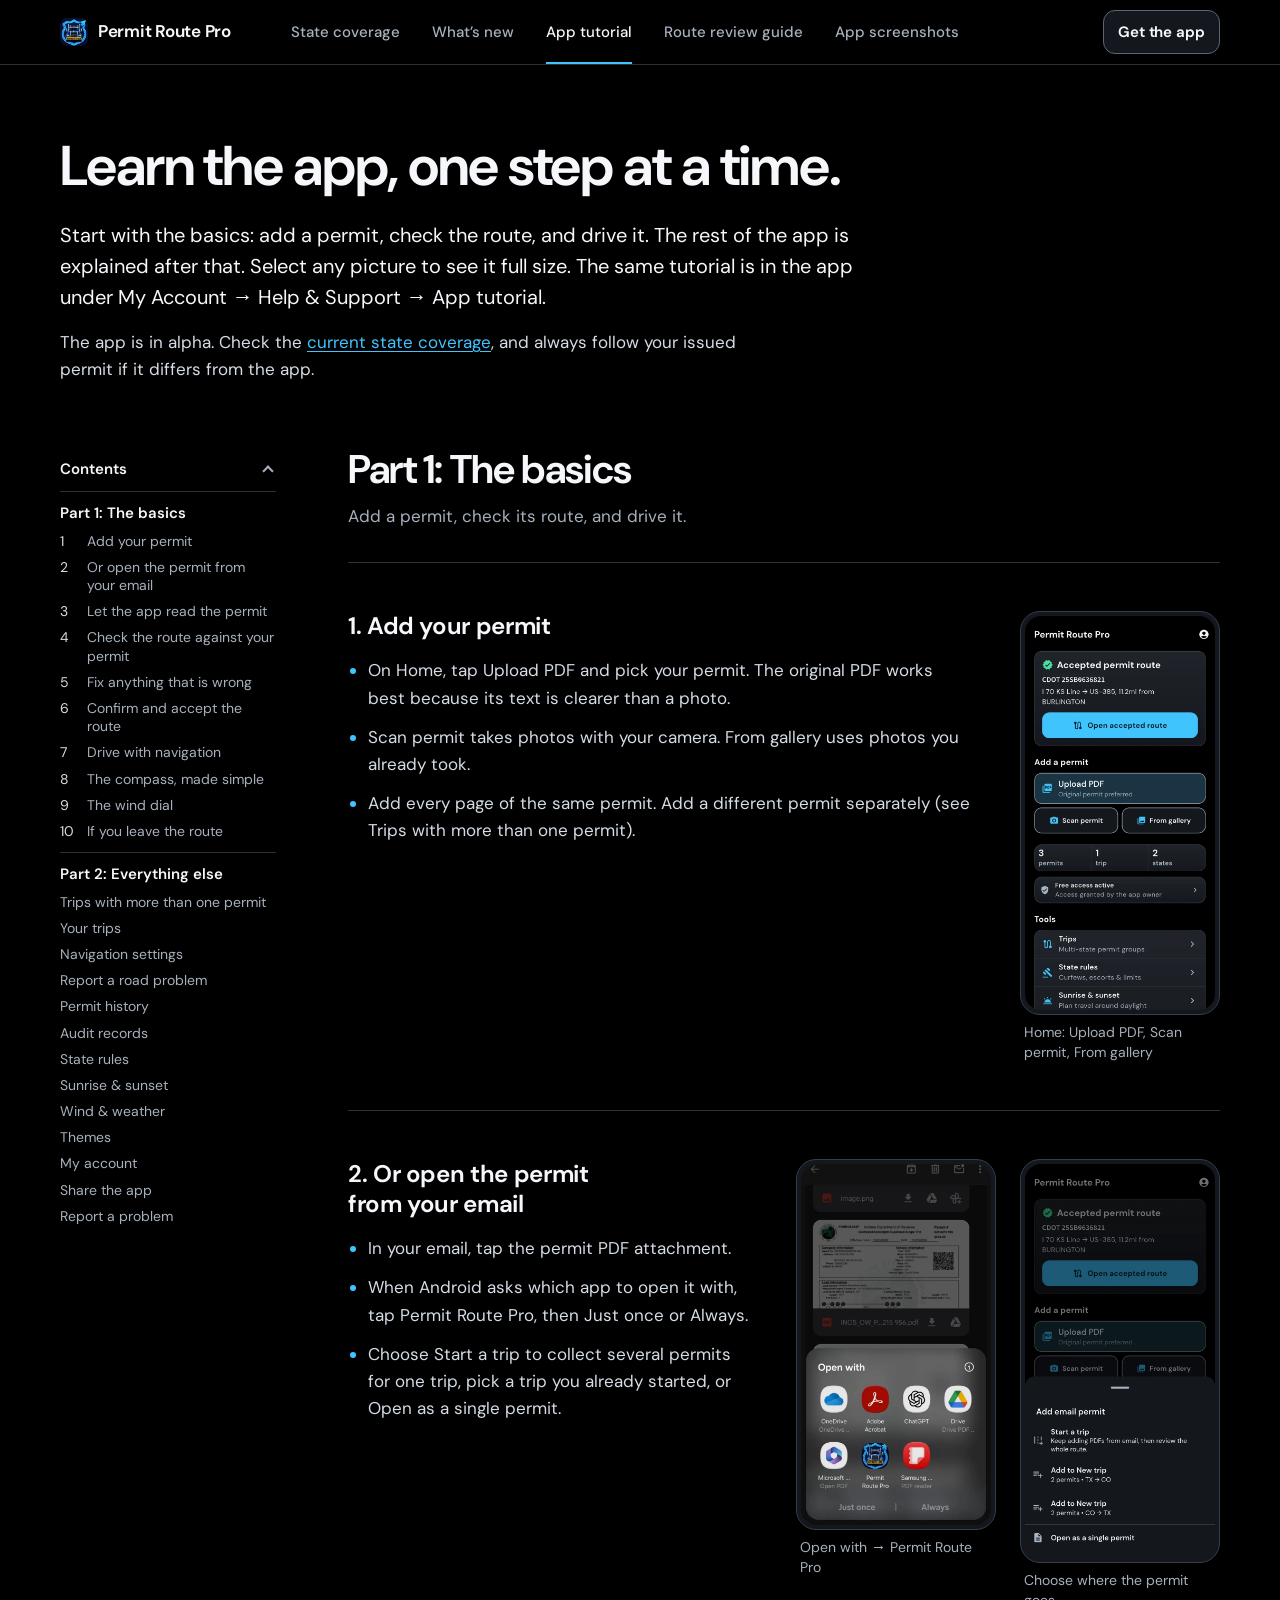
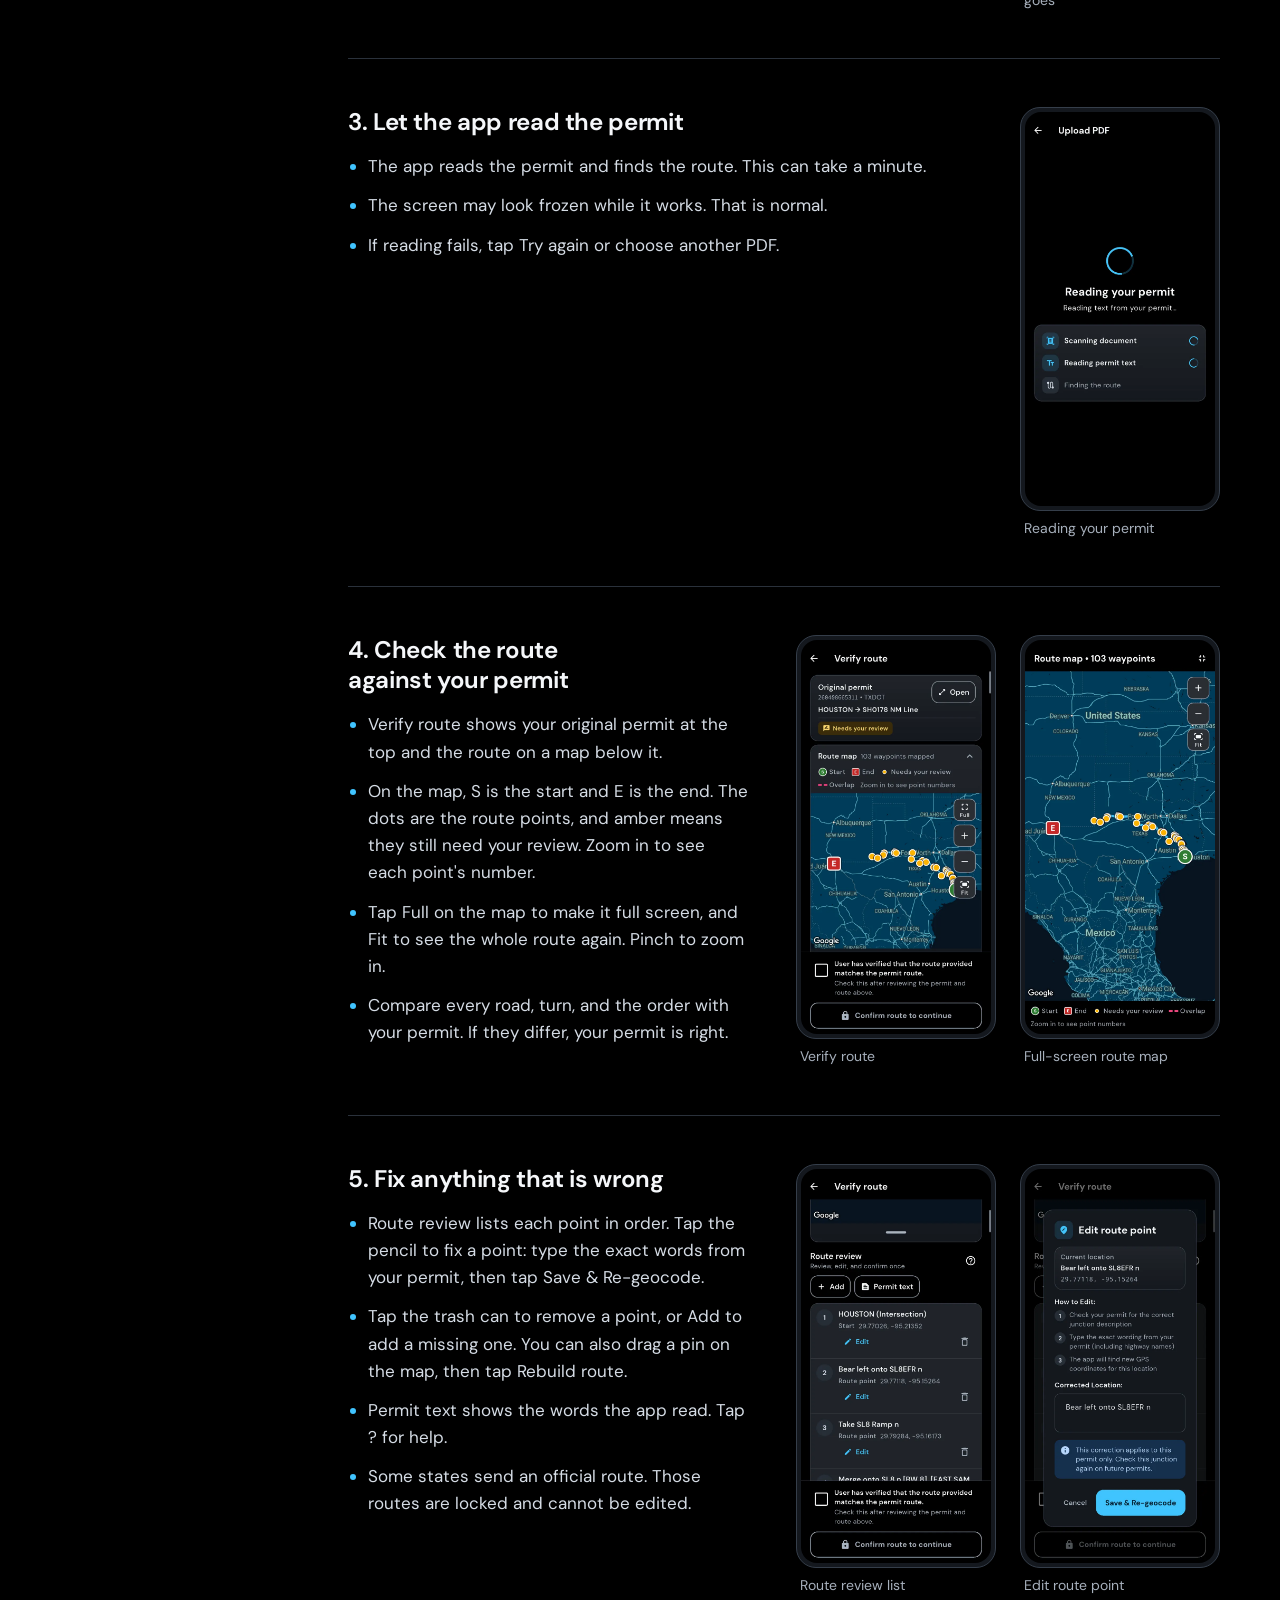
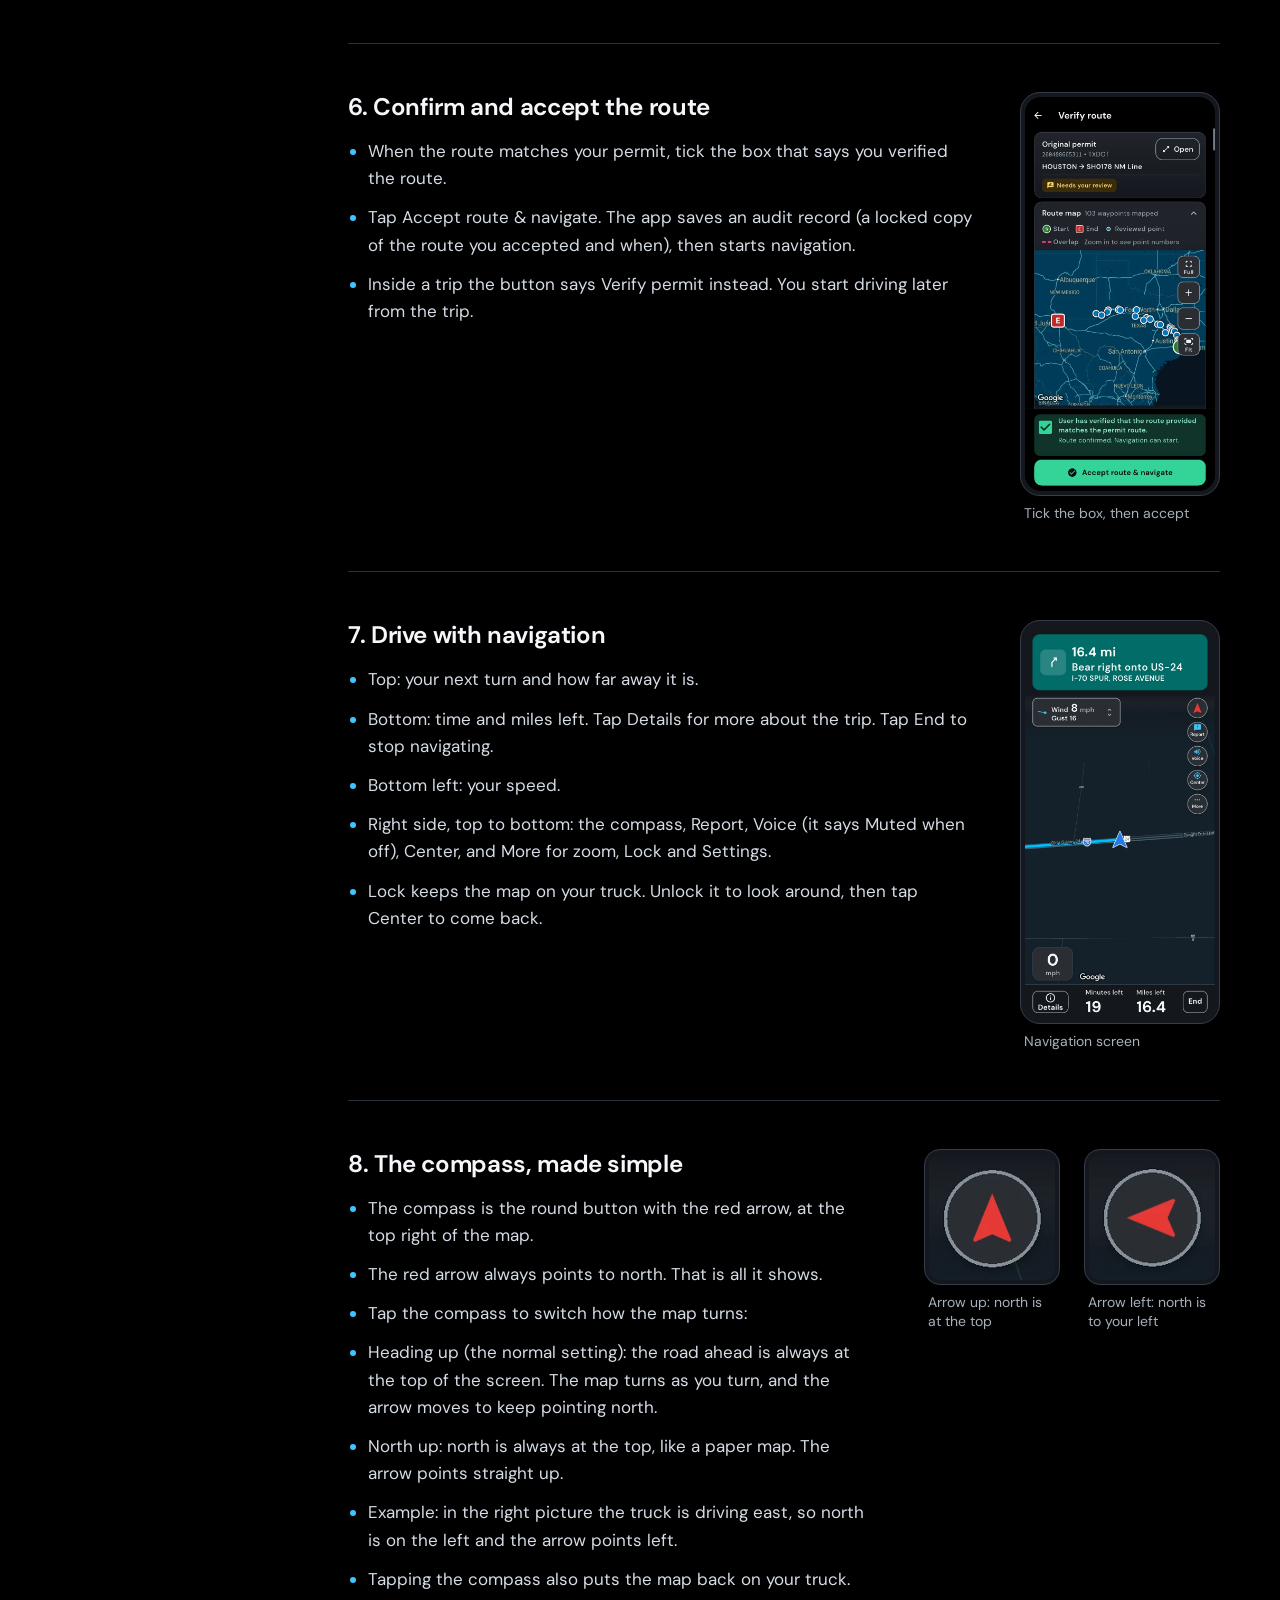
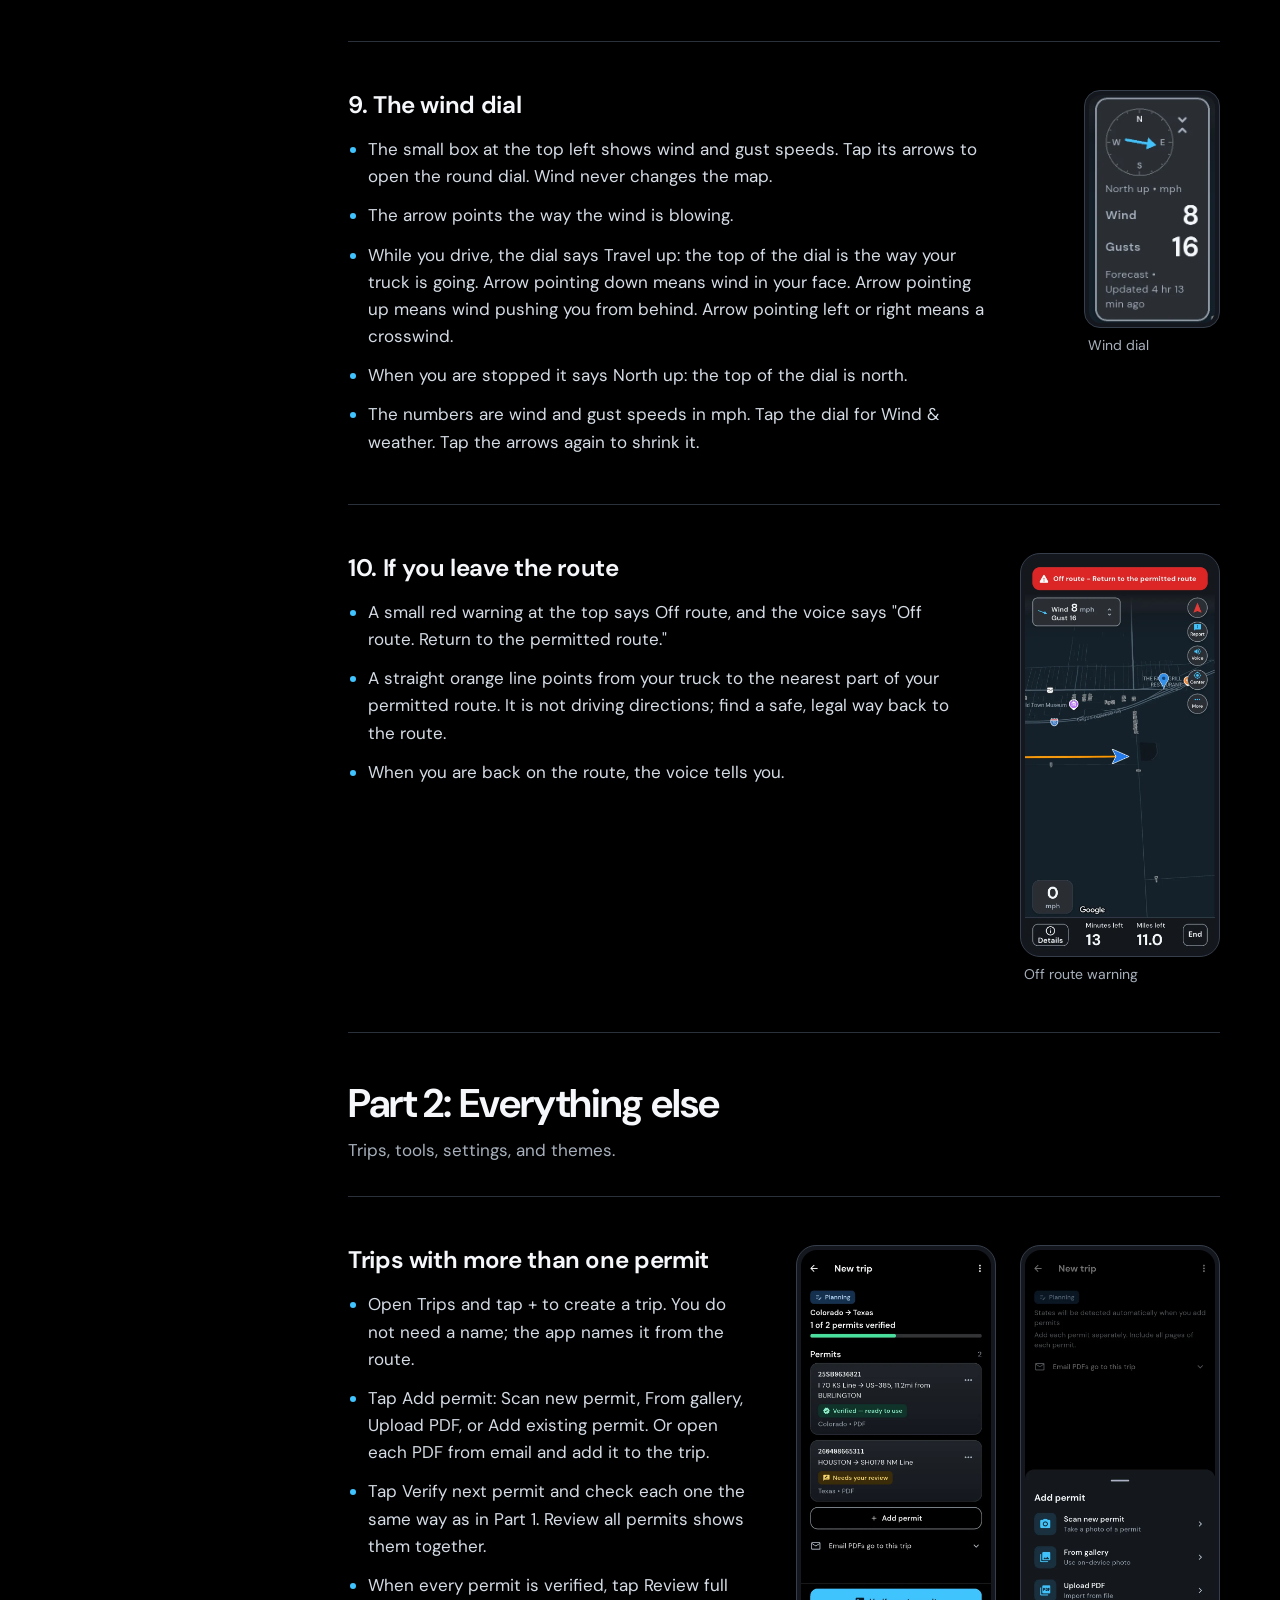
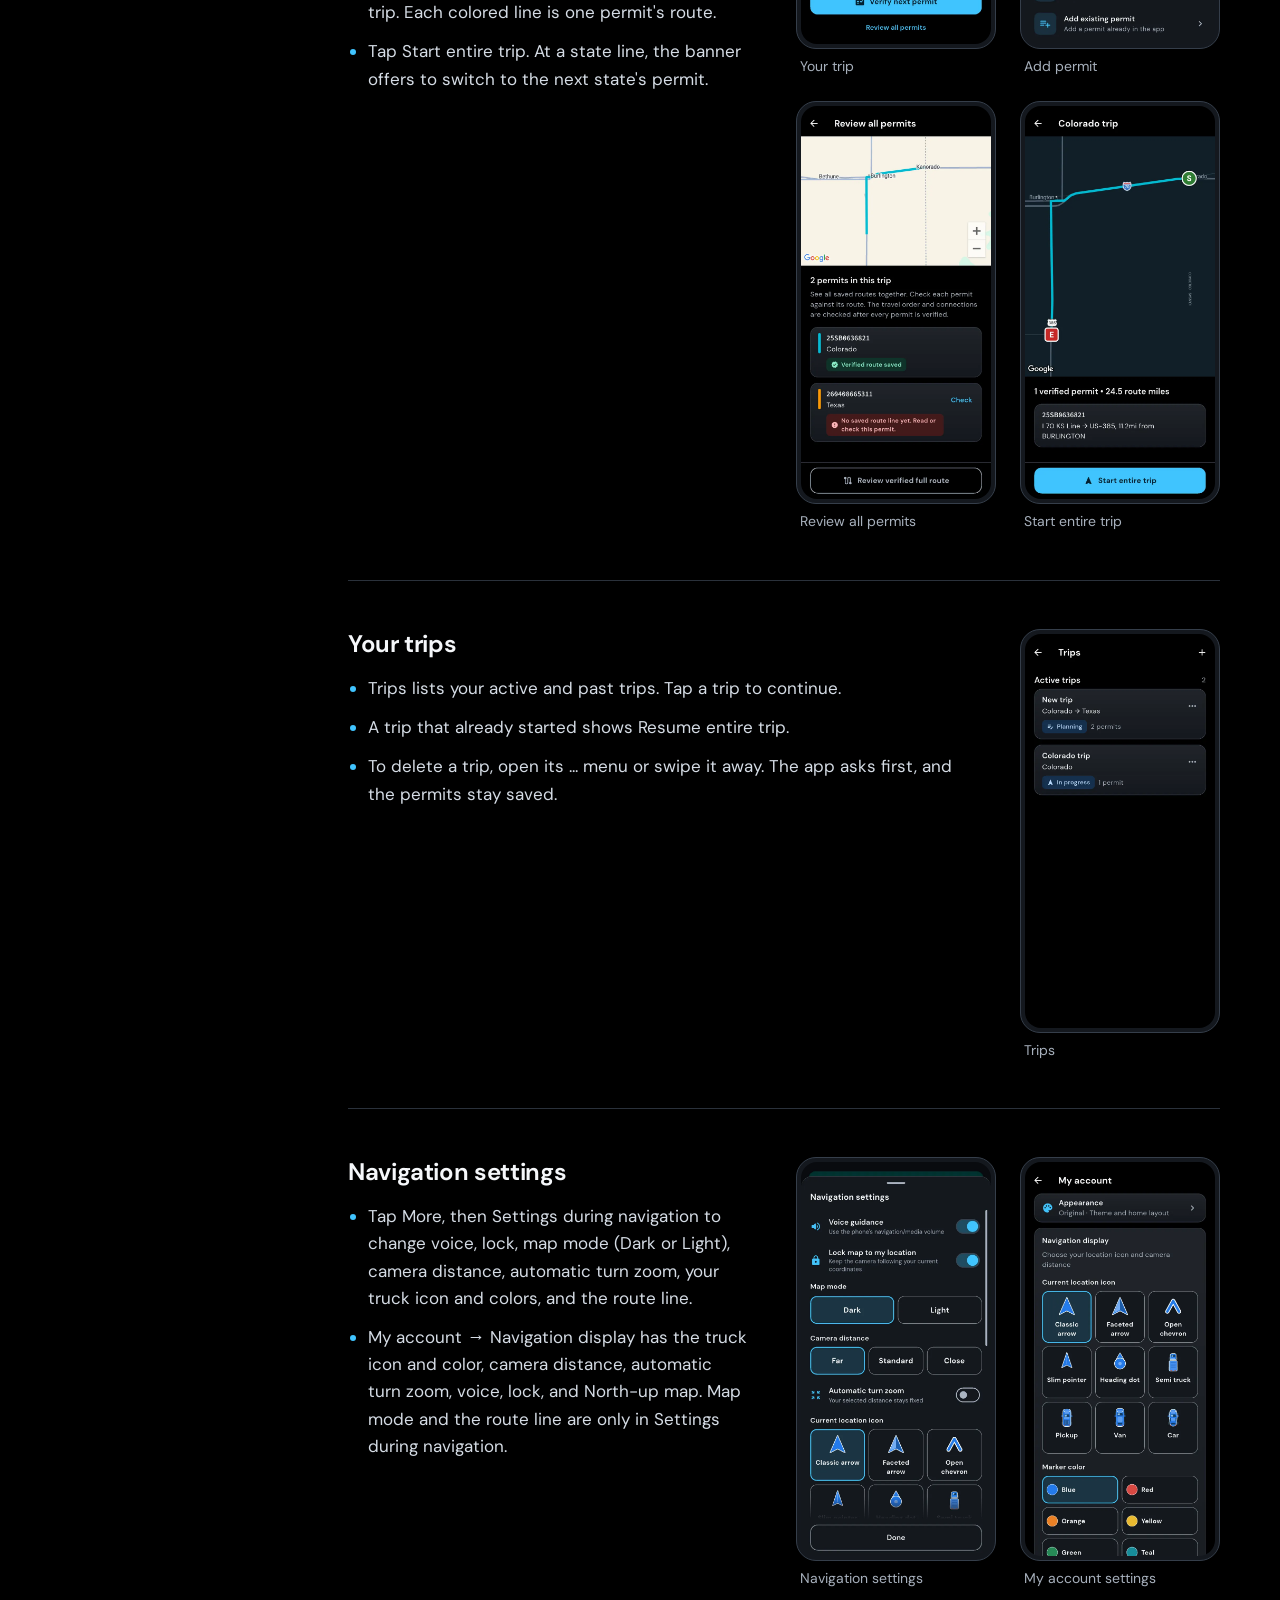
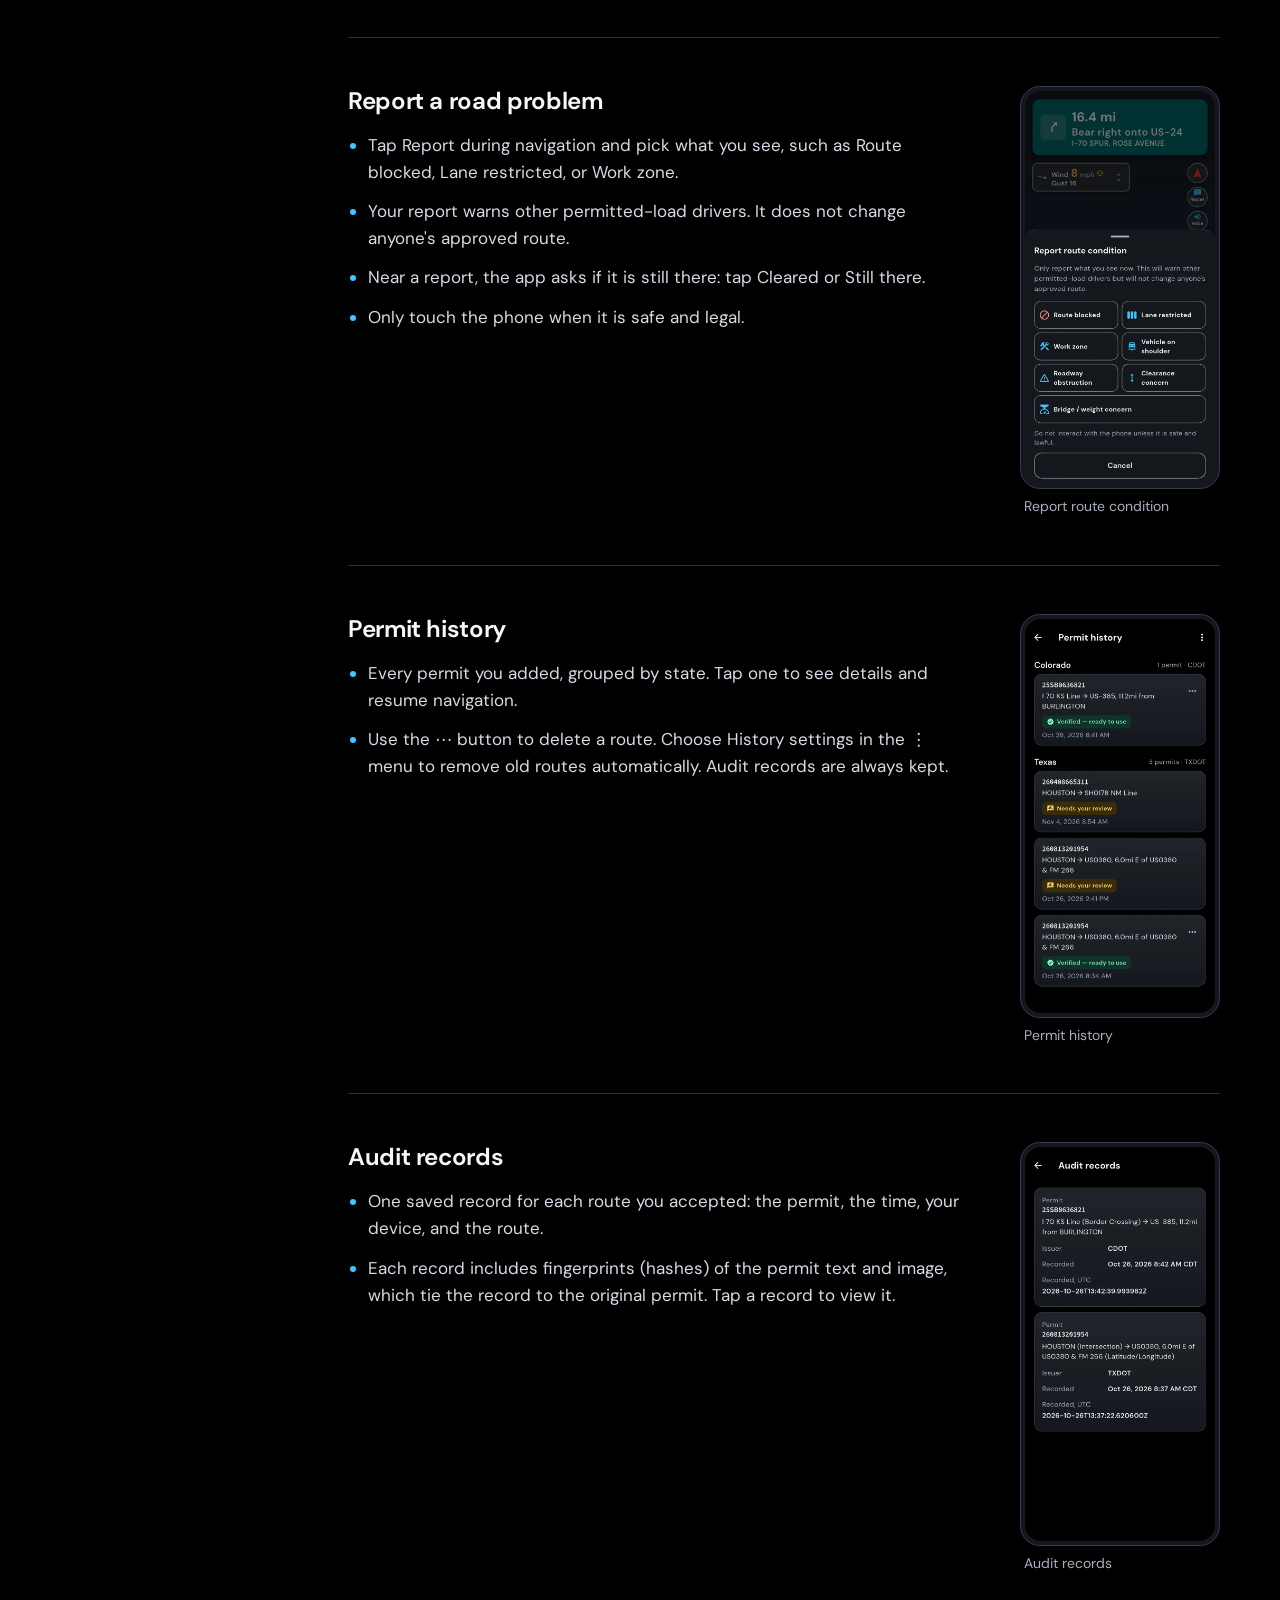
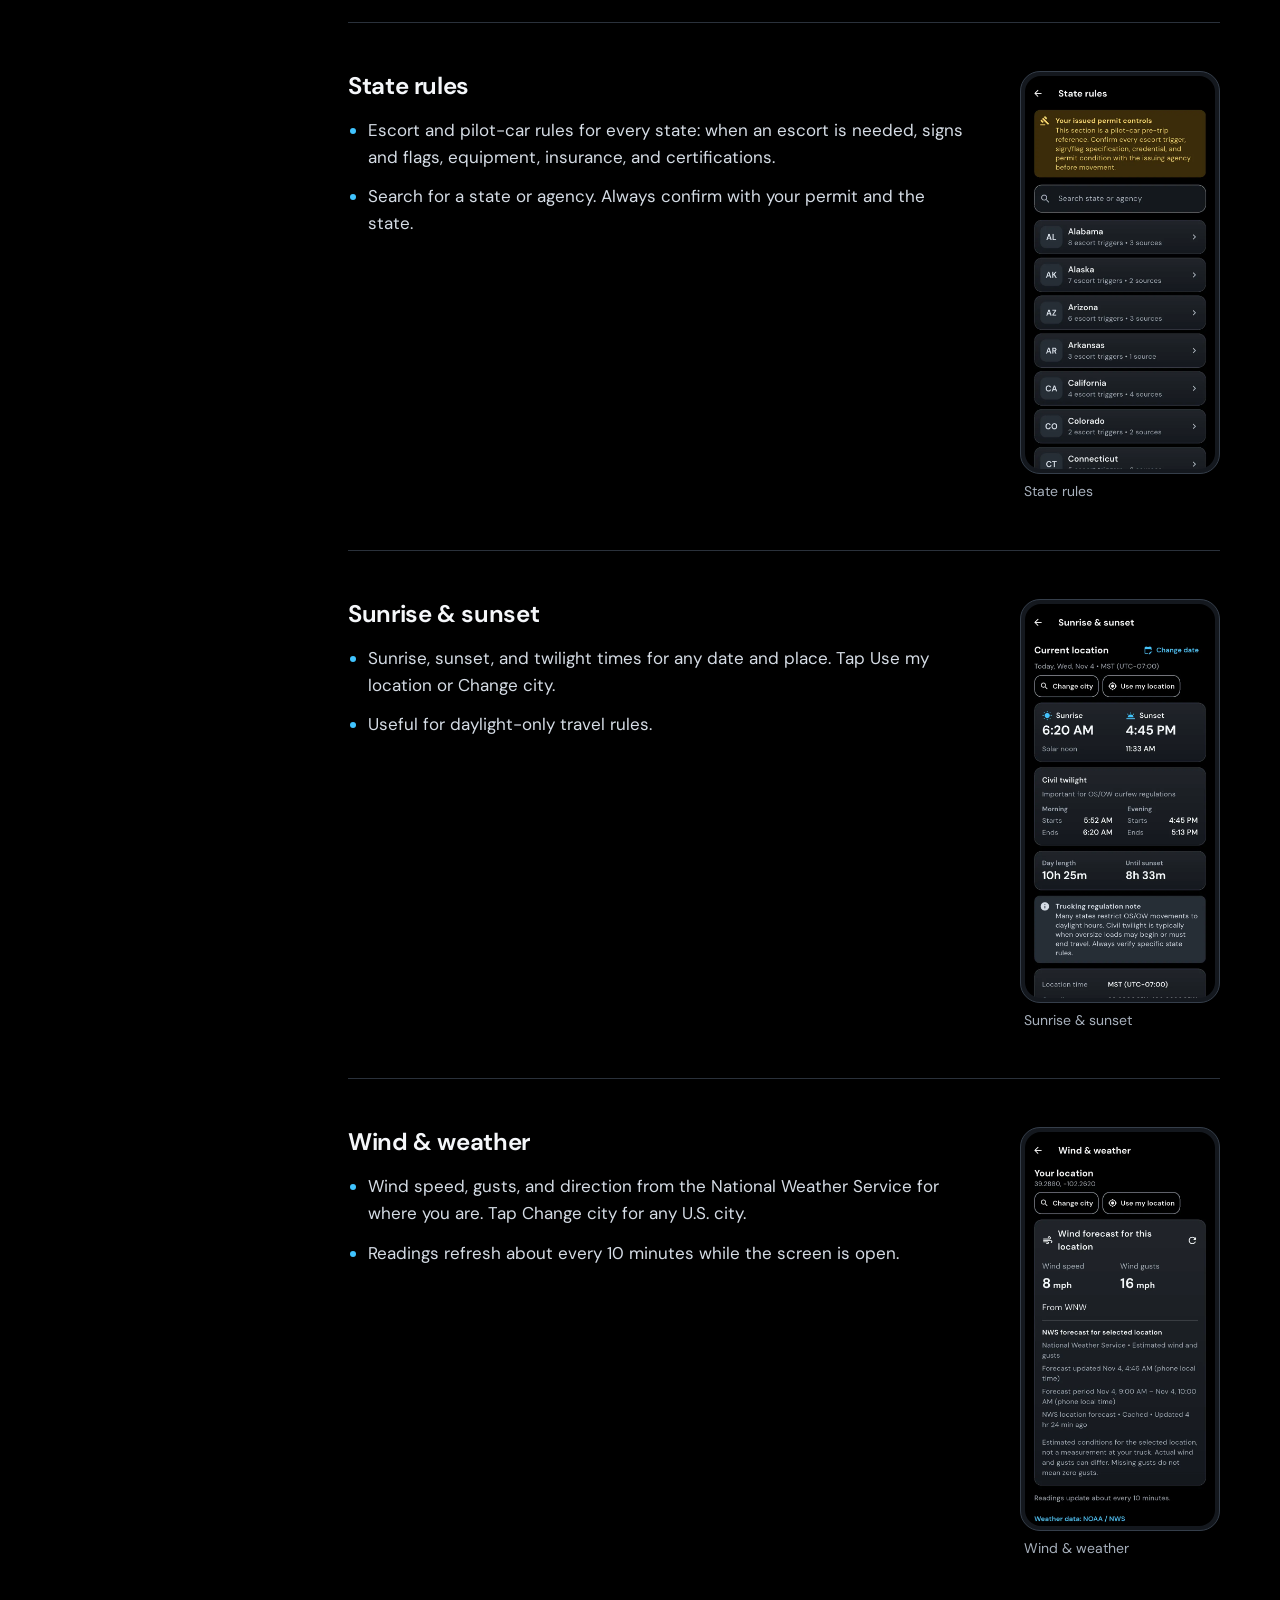
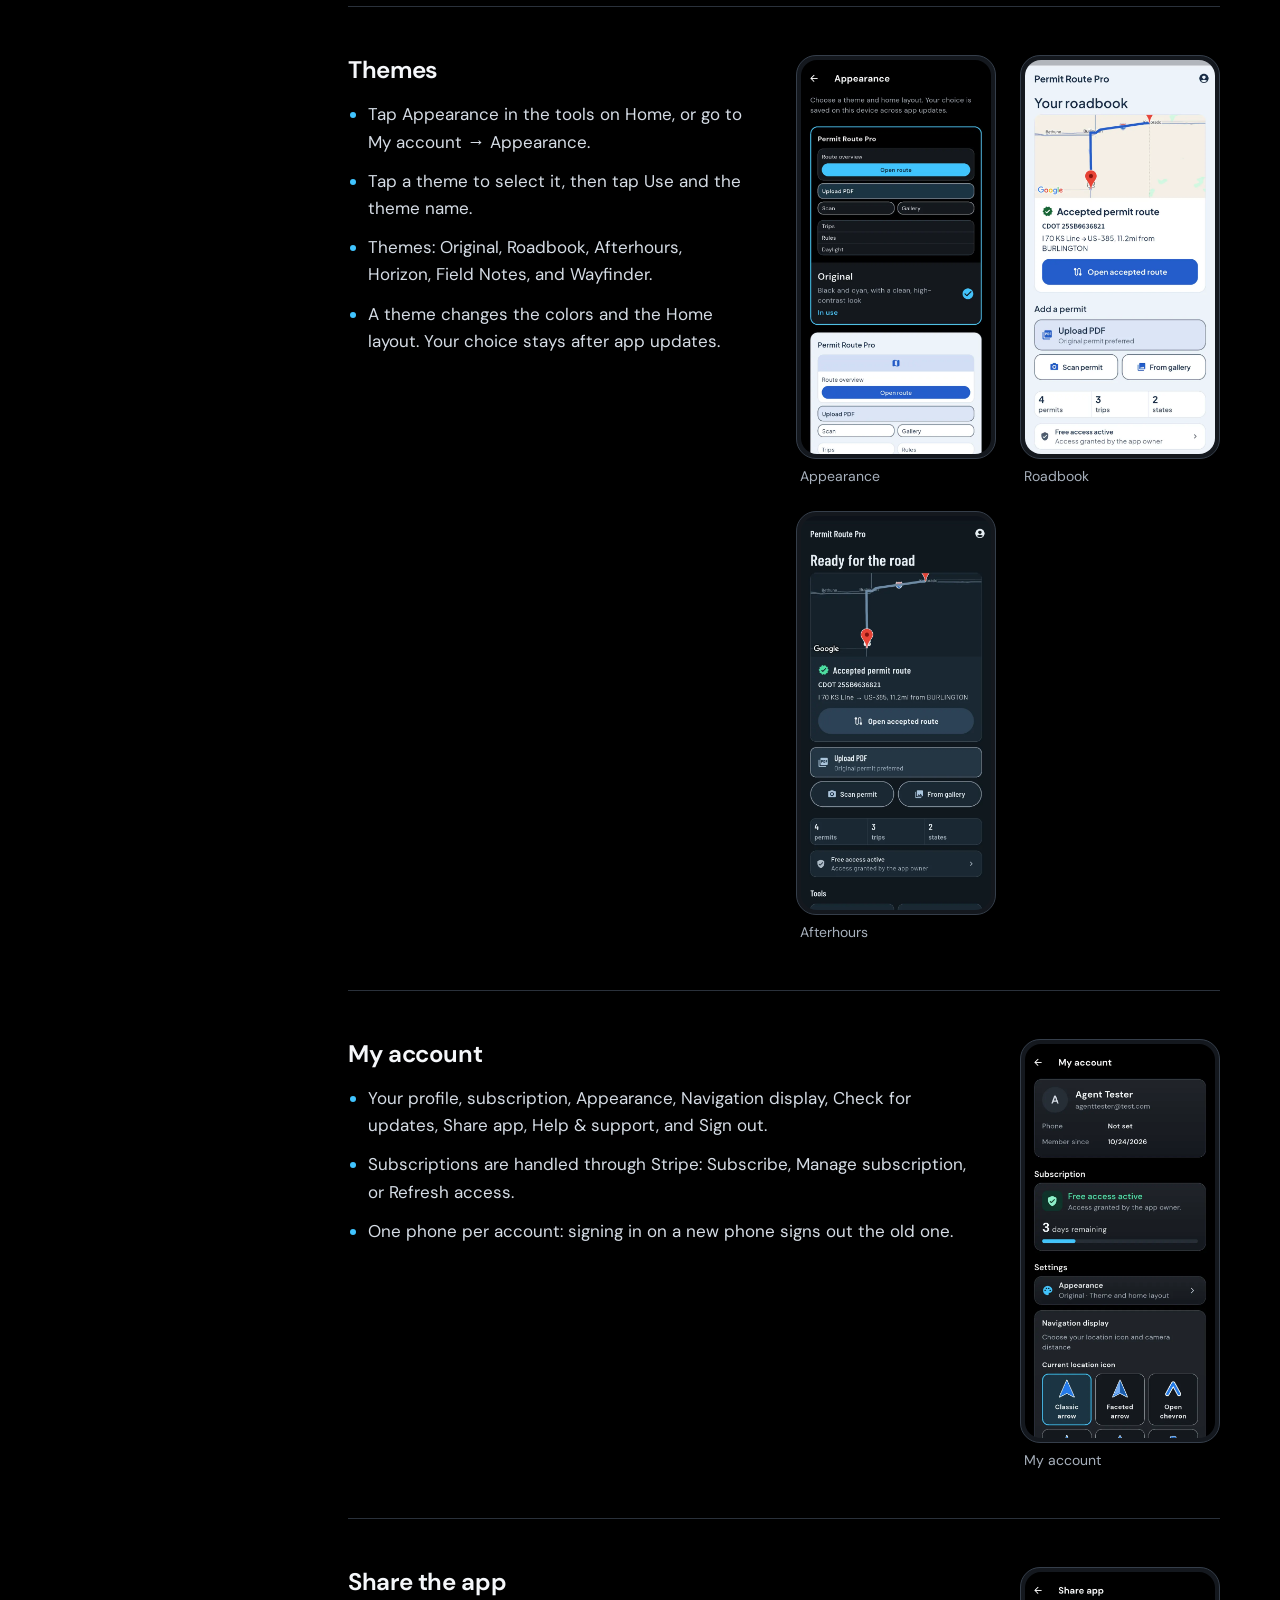
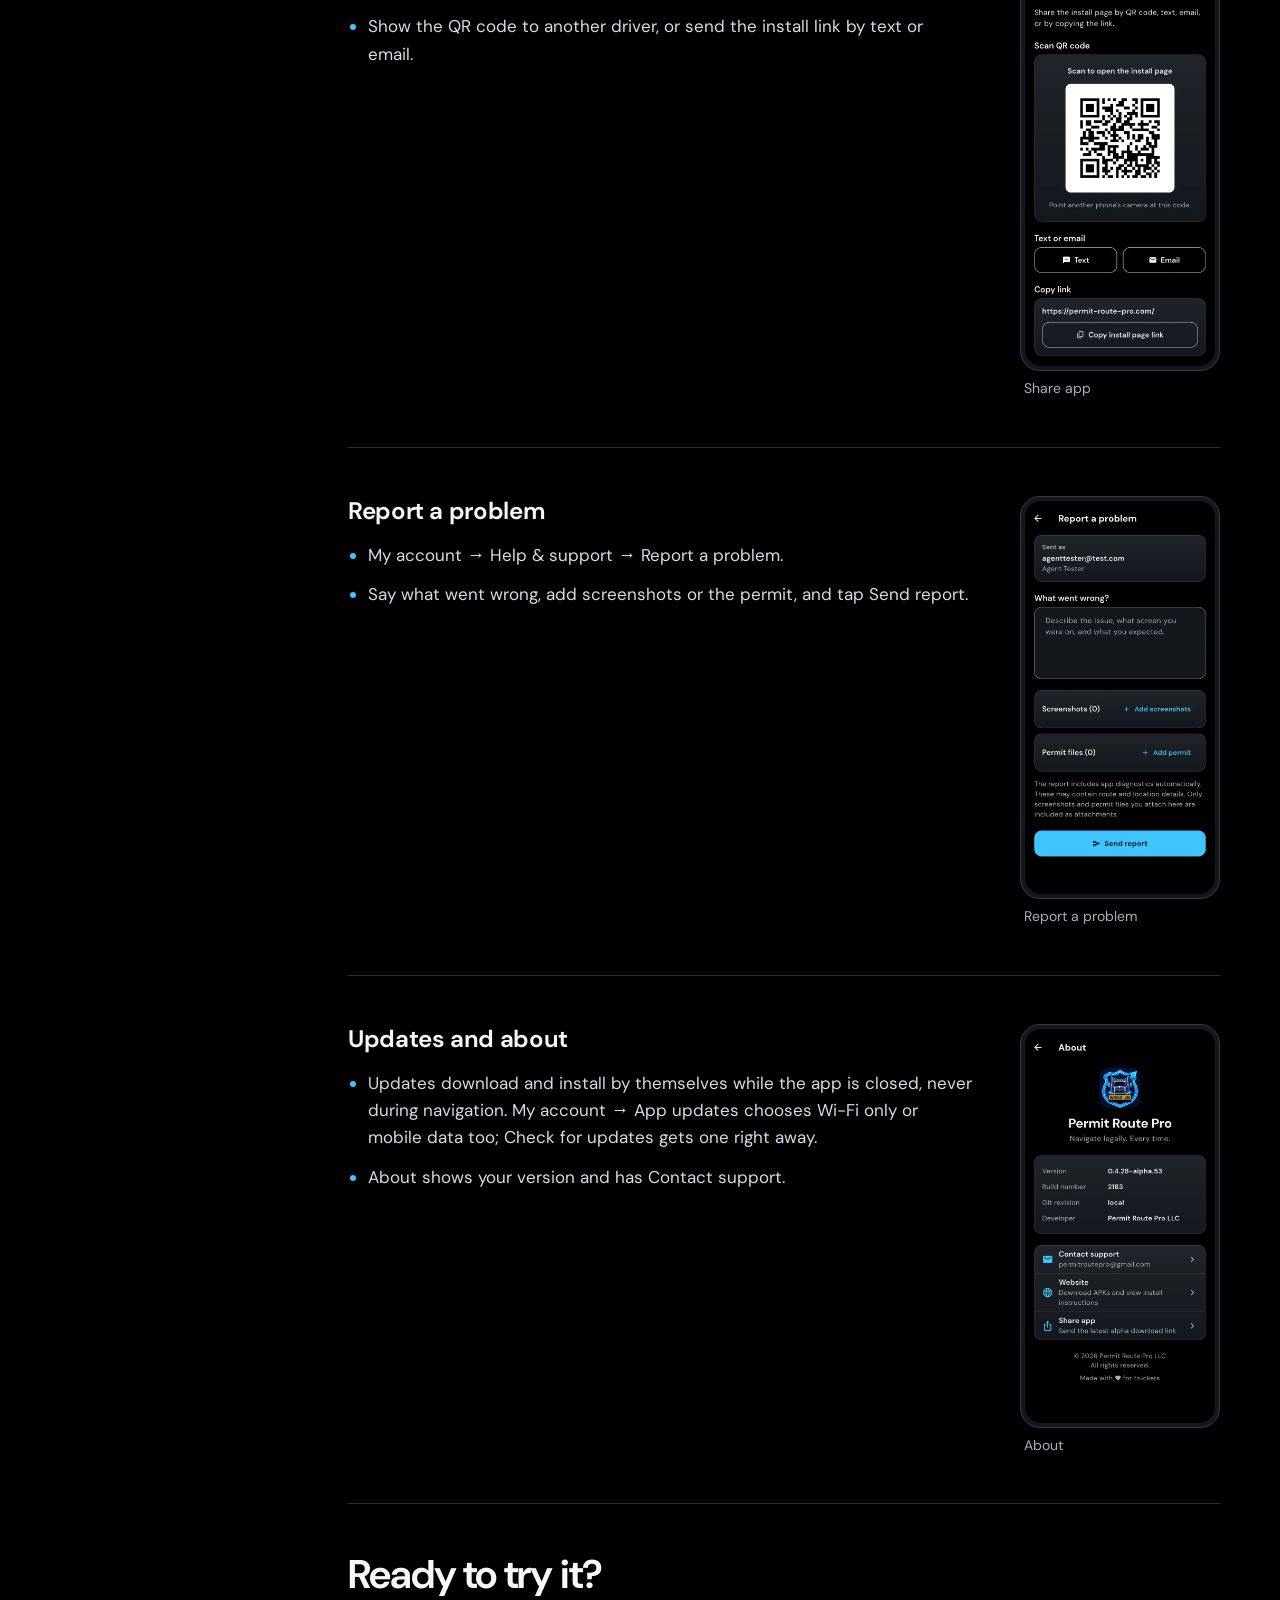
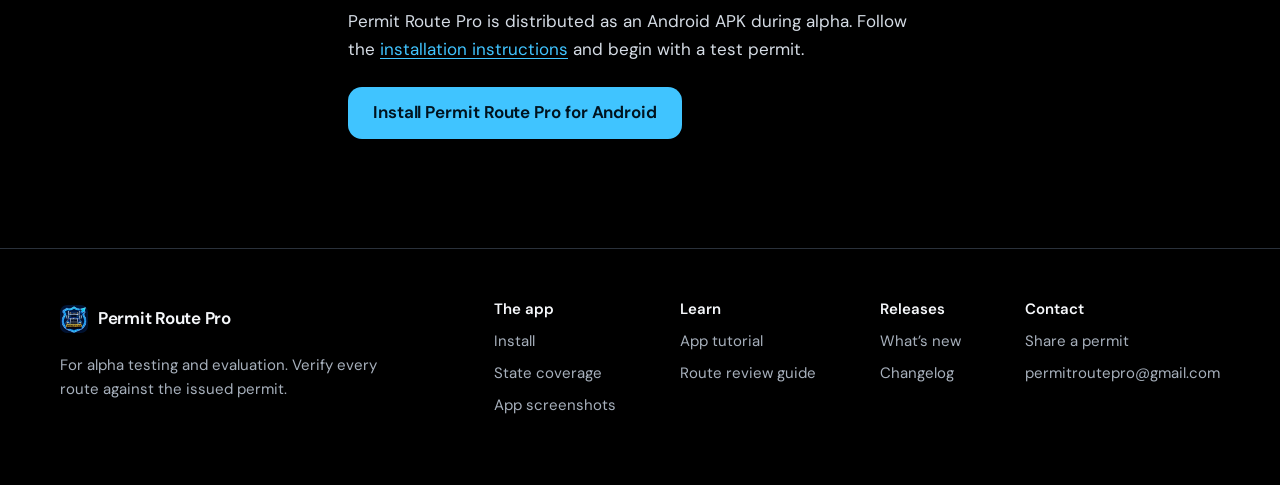
<file: tutorial.html>
<!DOCTYPE html>
<html lang="en">
  <head>
    <meta charset="utf-8">
    <meta name="viewport" content="width=device-width, initial-scale=1">
    <meta name="description" content="Step-by-step Permit Route Pro tutorial with screenshots: add a permit from email or PDF, verify the route, navigate, use the compass, and every other feature.">
    <link rel="canonical" href="https://permit-route-pro.com/tutorial">
    <title>App Tutorial | Permit Route Pro</title>
    <meta name="theme-color" content="#000000">
    <meta name="color-scheme" content="dark">
    <meta property="og:type" content="website">
    <meta property="og:site_name" content="Permit Route Pro">
    <meta property="og:title" content="App Tutorial | Permit Route Pro">
    <meta property="og:description" content="Step-by-step Permit Route Pro tutorial with screenshots: add a permit from email or PDF, verify the route, navigate, use the compass, and every other feature.">
    <meta property="og:url" content="https://permit-route-pro.com/tutorial">
    <meta property="og:image" content="https://permit-route-pro.com/assets/og.jpg">
    <meta property="og:image:width" content="1200">
    <meta property="og:image:height" content="630">
    <meta name="twitter:card" content="summary_large_image">
    <link rel="icon" type="image/png" sizes="48x48" href="/assets/icons/favicon-48.png">
    <link rel="icon" type="image/png" sizes="192x192" href="/assets/icons/icon-192.png">
    <link rel="apple-touch-icon" href="/assets/icons/apple-touch-icon.png">
    <link rel="preload" href="/fonts/dm-sans-variable.woff2" as="font" type="font/woff2" crossorigin>
    <link rel="stylesheet" href="/site.css?v=0.4.28-alpha.58-cdb2f9b-56">
  </head>
  <body class="page-tutorial">
    <a class="skip-link" href="#main">Skip to content</a>
    <header class="site-header">
      <div class="wrap header-inner">
        <a class="brand" href="/"><img class="brand-mark" src="/assets/icons/app-icon-96.webp" alt="" width="32" height="32"><span>Permit Route Pro</span></a>
        <nav class="site-nav" aria-label="Primary navigation">
          <button class="site-menu-button" type="button" data-menu-button aria-expanded="false" aria-controls="site-menu"><span class="menu-icon" aria-hidden="true"></span><span class="menu-label">Menu</span></button>
          <div class="site-menu" id="site-menu" hidden>
            <a href="/">Home</a>
            <a href="/#coverage">State coverage</a>
            <a href="/updates">What’s new</a>
            <a href="/tutorial" aria-current="page">App tutorial</a>
            <a href="/permit-route-review">Route review guide</a>
            <a href="/screenshots">App screenshots</a>
            <a href="/changelog">Changelog</a>
            <a href="/share-a-permit">Share a permit</a>
            <a href="/install">Install</a>
          </div>
        </nav>
        <a class="button button-small header-install" href="/install">Get the app</a>
      </div>
    </header>
    <main id="main">
      <article class="wrap tutorial">
        <header class="tutorial-head">
          <h1>Learn the app, one step at a time.</h1>
          <p>Start with the basics: add a permit, check the route, and drive it. The rest of the app is explained after that. Select any picture to see it full size. The same tutorial is in the app under My Account → Help &amp; Support → App tutorial.</p>
          <p>The app is in alpha. Check the <a href="/#coverage">current state coverage</a>, and always follow your issued permit if it differs from the app.</p>
        </header>
        <div class="tutorial-layout">
          <nav class="tutorial-toc" aria-label="Tutorial contents">
            <details>
              <summary>Contents</summary>
              <div>
                <h2><a href="#basics">Part 1: The basics</a></h2>
                <ol>
                  <li><a href="#add-your-permit">Add your permit</a></li>
                  <li><a href="#or-open-the-permit-from-your-email">Or open the permit from your email</a></li>
                  <li><a href="#let-the-app-read-the-permit">Let the app read the permit</a></li>
                  <li><a href="#check-the-route-against-your-permit">Check the route against your permit</a></li>
                  <li><a href="#fix-anything-that-is-wrong">Fix anything that is wrong</a></li>
                  <li><a href="#confirm-and-accept-the-route">Confirm and accept the route</a></li>
                  <li><a href="#drive-with-navigation">Drive with navigation</a></li>
                  <li><a href="#the-compass-made-simple">The compass, made simple</a></li>
                  <li><a href="#the-wind-dial">The wind dial</a></li>
                  <li><a href="#if-you-leave-the-route">If you leave the route</a></li>
                </ol>
              </div>
              <div>
                <h2><a href="#more">Part 2: Everything else</a></h2>
                <ul>
                  <li><a href="#trips-with-more-than-one-permit">Trips with more than one permit</a></li>
                  <li><a href="#your-trips">Your trips</a></li>
                  <li><a href="#navigation-settings">Navigation settings</a></li>
                  <li><a href="#report-a-road-problem">Report a road problem</a></li>
                  <li><a href="#permit-history">Permit history</a></li>
                  <li><a href="#audit-records">Audit records</a></li>
                  <li><a href="#state-rules">State rules</a></li>
                  <li><a href="#sunrise-sunset">Sunrise &amp; sunset</a></li>
                  <li><a href="#wind-weather">Wind &amp; weather</a></li>
                  <li><a href="#themes">Themes</a></li>
                  <li><a href="#my-account">My account</a></li>
                  <li><a href="#share-the-app">Share the app</a></li>
                  <li><a href="#report-a-problem">Report a problem</a></li>
                  <li><a href="#updates-and-about">Updates and about</a></li>
                </ul>
              </div>
            </details>
          </nav>
          <div class="tutorial-body">
            <h2 id="basics">Part 1: The basics</h2>
            <p>Add a permit, check its route, and drive it.</p>
            <section class="tutorial-step" id="add-your-permit">
              <h3>1. Add your permit</h3>
              <ul>
                <li>On Home, tap Upload PDF and pick your permit. The original PDF works best because its text is clearer than a photo.</li>
                <li>Scan permit takes photos with your camera. From gallery uses photos you already took.</li>
                <li>Add every page of the same permit. Add a different permit separately (see Trips with more than one permit).</li>
              </ul>
              <div class="tutorial-shots">
                <figure><a href="/assets/tutorial/home.webp"><img src="/assets/tutorial/home.webp" width="720" height="1516" decoding="async" alt="Home: Upload PDF, Scan permit, From gallery" loading="lazy"></a><figcaption>Home: Upload PDF, Scan permit, From gallery</figcaption></figure>
              </div>
            </section>
            <section class="tutorial-step" id="or-open-the-permit-from-your-email">
              <h3>2. Or open the permit from your email</h3>
              <ul>
                <li>In your email, tap the permit PDF attachment.</li>
                <li>When Android asks which app to open it with, tap Permit Route Pro, then Just once or Always.</li>
                <li>Choose Start a trip to collect several permits for one trip, pick a trip you already started, or Open as a single permit.</li>
              </ul>
              <div class="tutorial-shots">
                <figure><a href="/assets/tutorial/email_open_with.webp"><img src="/assets/tutorial/email_open_with.webp" width="720" height="1392" decoding="async" alt="Open with → Permit Route Pro" loading="lazy"></a><figcaption>Open with → Permit Route Pro</figcaption></figure>
                <figure><a href="/assets/tutorial/email_add_choice.webp"><img src="/assets/tutorial/email_add_choice.webp" width="720" height="1516" decoding="async" alt="Choose where the permit goes" loading="lazy"></a><figcaption>Choose where the permit goes</figcaption></figure>
              </div>
            </section>
            <section class="tutorial-step" id="let-the-app-read-the-permit">
              <h3>3. Let the app read the permit</h3>
              <ul>
                <li>The app reads the permit and finds the route. This can take a minute.</li>
                <li>The screen may look frozen while it works. That is normal.</li>
                <li>If reading fails, tap Try again or choose another PDF.</li>
              </ul>
              <div class="tutorial-shots">
                <figure><a href="/assets/tutorial/reading.webp"><img src="/assets/tutorial/reading.webp" width="720" height="1516" decoding="async" alt="Reading your permit" loading="lazy"></a><figcaption>Reading your permit</figcaption></figure>
              </div>
            </section>
            <section class="tutorial-step" id="check-the-route-against-your-permit">
              <h3>4. Check the route against your permit</h3>
              <ul>
                <li>Verify route shows your original permit at the top and the route on a map below it.</li>
                <li>On the map, S is the start and E is the end. The dots are the route points, and amber means they still need your review. Zoom in to see each point&#x27;s number.</li>
                <li>Tap Full on the map to make it full screen, and Fit to see the whole route again. Pinch to zoom in.</li>
                <li>Compare every road, turn, and the order with your permit. If they differ, your permit is right.</li>
              </ul>
              <div class="tutorial-shots">
                <figure><a href="/assets/tutorial/verify_top.webp"><img src="/assets/tutorial/verify_top.webp" width="720" height="1516" decoding="async" alt="Verify route" loading="lazy"></a><figcaption>Verify route</figcaption></figure>
                <figure><a href="/assets/tutorial/verify_map.webp"><img src="/assets/tutorial/verify_map.webp" width="720" height="1516" decoding="async" alt="Full-screen route map" loading="lazy"></a><figcaption>Full-screen route map</figcaption></figure>
              </div>
            </section>
            <section class="tutorial-step" id="fix-anything-that-is-wrong">
              <h3>5. Fix anything that is wrong</h3>
              <ul>
                <li>Route review lists each point in order. Tap the pencil to fix a point: type the exact words from your permit, then tap Save &amp; Re-geocode.</li>
                <li>Tap the trash can to remove a point, or Add to add a missing one. You can also drag a pin on the map, then tap Rebuild route.</li>
                <li>Permit text shows the words the app read. Tap ? for help.</li>
                <li>Some states send an official route. Those routes are locked and cannot be edited.</li>
              </ul>
              <div class="tutorial-shots">
                <figure><a href="/assets/tutorial/verify_points.webp"><img src="/assets/tutorial/verify_points.webp" width="720" height="1516" decoding="async" alt="Route review list" loading="lazy"></a><figcaption>Route review list</figcaption></figure>
                <figure><a href="/assets/tutorial/edit_point.webp"><img src="/assets/tutorial/edit_point.webp" width="720" height="1516" decoding="async" alt="Edit route point" loading="lazy"></a><figcaption>Edit route point</figcaption></figure>
              </div>
            </section>
            <section class="tutorial-step" id="confirm-and-accept-the-route">
              <h3>6. Confirm and accept the route</h3>
              <ul>
                <li>When the route matches your permit, tick the box that says you verified the route.</li>
                <li>Tap Accept route &amp; navigate. The app saves an audit record (a locked copy of the route you accepted and when), then starts navigation.</li>
                <li>Inside a trip the button says Verify permit instead. You start driving later from the trip.</li>
              </ul>
              <div class="tutorial-shots">
                <figure><a href="/assets/tutorial/confirm.webp"><img src="/assets/tutorial/confirm.webp" width="720" height="1516" decoding="async" alt="Tick the box, then accept" loading="lazy"></a><figcaption>Tick the box, then accept</figcaption></figure>
              </div>
            </section>
            <section class="tutorial-step" id="drive-with-navigation">
              <h3>7. Drive with navigation</h3>
              <ul>
                <li>Top: your next turn and how far away it is.</li>
                <li>Bottom: time and miles left. Tap Details for more about the trip. Tap End to stop navigating.</li>
                <li>Bottom left: your speed.</li>
                <li>Right side, top to bottom: the compass, Report, Voice (it says Muted when off), Center, and More for zoom, Lock and Settings.</li>
                <li>Lock keeps the map on your truck. Unlock it to look around, then tap Center to come back.</li>
              </ul>
              <div class="tutorial-shots">
                <figure><a href="/assets/tutorial/navigation.webp"><img src="/assets/tutorial/navigation.webp" width="720" height="1516" decoding="async" alt="Navigation screen" loading="lazy"></a><figcaption>Navigation screen</figcaption></figure>
              </div>
            </section>
            <section class="tutorial-step" id="the-compass-made-simple">
              <h3>8. The compass, made simple</h3>
              <ul>
                <li>The compass is the round button with the red arrow, at the top right of the map.</li>
                <li>The red arrow always points to north. That is all it shows.</li>
                <li>Tap the compass to switch how the map turns:</li>
                <li>Heading up (the normal setting): the road ahead is always at the top of the screen. The map turns as you turn, and the arrow moves to keep pointing north.</li>
                <li>North up: north is always at the top, like a paper map. The arrow points straight up.</li>
                <li>Example: in the right picture the truck is driving east, so north is on the left and the arrow points left.</li>
                <li>Tapping the compass also puts the map back on your truck.</li>
              </ul>
              <div class="tutorial-shots small">
                <figure><a href="/assets/tutorial/compass_north.webp"><img src="/assets/tutorial/compass_north.webp" width="240" height="240" decoding="async" alt="Arrow up: north is at the top" loading="lazy"></a><figcaption>Arrow up: north is at the top</figcaption></figure>
                <figure><a href="/assets/tutorial/compass_east.webp"><img src="/assets/tutorial/compass_east.webp" width="240" height="240" decoding="async" alt="Arrow left: north is to your left" loading="lazy"></a><figcaption>Arrow left: north is to your left</figcaption></figure>
              </div>
            </section>
            <section class="tutorial-step" id="the-wind-dial">
              <h3>9. The wind dial</h3>
              <ul>
                <li>The small box at the top left shows wind and gust speeds. Tap its arrows to open the round dial. Wind never changes the map.</li>
                <li>The arrow points the way the wind is blowing.</li>
                <li>While you drive, the dial says Travel up: the top of the dial is the way your truck is going. Arrow pointing down means wind in your face. Arrow pointing up means wind pushing you from behind. Arrow pointing left or right means a crosswind.</li>
                <li>When you are stopped it says North up: the top of the dial is north.</li>
                <li>The numbers are wind and gust speeds in mph. Tap the dial for Wind &amp; weather. Tap the arrows again to shrink it.</li>
              </ul>
              <div class="tutorial-shots small">
                <figure><a href="/assets/tutorial/wind_dial.webp"><img src="/assets/tutorial/wind_dial.webp" width="290" height="525" decoding="async" alt="Wind dial" loading="lazy"></a><figcaption>Wind dial</figcaption></figure>
              </div>
            </section>
            <section class="tutorial-step" id="if-you-leave-the-route">
              <h3>10. If you leave the route</h3>
              <ul>
                <li>A small red warning at the top says Off route, and the voice says &quot;Off route. Return to the permitted route.&quot;</li>
                <li>A straight orange line points from your truck to the nearest part of your permitted route. It is not driving directions; find a safe, legal way back to the route.</li>
                <li>When you are back on the route, the voice tells you.</li>
              </ul>
              <div class="tutorial-shots">
                <figure><a href="/assets/tutorial/off_route.webp"><img src="/assets/tutorial/off_route.webp" width="720" height="1516" decoding="async" alt="Off route warning" loading="lazy"></a><figcaption>Off route warning</figcaption></figure>
              </div>
            </section>
            <h2 id="more">Part 2: Everything else</h2>
            <p>Trips, tools, settings, and themes.</p>
            <section class="tutorial-step" id="trips-with-more-than-one-permit">
              <h3>Trips with more than one permit</h3>
              <ul>
                <li>Open Trips and tap + to create a trip. You do not need a name; the app names it from the route.</li>
                <li>Tap Add permit: Scan new permit, From gallery, Upload PDF, or Add existing permit. Or open each PDF from email and add it to the trip.</li>
                <li>Tap Verify next permit and check each one the same way as in Part 1. Review all permits shows them together.</li>
                <li>When every permit is verified, tap Review full trip. Each colored line is one permit&#x27;s route.</li>
                <li>Tap Start entire trip. At a state line, the banner offers to switch to the next state&#x27;s permit.</li>
              </ul>
              <div class="tutorial-shots">
                <figure><a href="/assets/tutorial/trip_detail.webp"><img src="/assets/tutorial/trip_detail.webp" width="720" height="1516" decoding="async" alt="Your trip" loading="lazy"></a><figcaption>Your trip</figcaption></figure>
                <figure><a href="/assets/tutorial/add_permit_sheet.webp"><img src="/assets/tutorial/add_permit_sheet.webp" width="720" height="1516" decoding="async" alt="Add permit" loading="lazy"></a><figcaption>Add permit</figcaption></figure>
                <figure><a href="/assets/tutorial/review_all.webp"><img src="/assets/tutorial/review_all.webp" width="720" height="1516" decoding="async" alt="Review all permits" loading="lazy"></a><figcaption>Review all permits</figcaption></figure>
                <figure><a href="/assets/tutorial/trip_overview.webp"><img src="/assets/tutorial/trip_overview.webp" width="720" height="1516" decoding="async" alt="Start entire trip" loading="lazy"></a><figcaption>Start entire trip</figcaption></figure>
              </div>
            </section>
            <section class="tutorial-step" id="your-trips">
              <h3>Your trips</h3>
              <ul>
                <li>Trips lists your active and past trips. Tap a trip to continue.</li>
                <li>A trip that already started shows Resume entire trip.</li>
                <li>To delete a trip, open its ... menu or swipe it away. The app asks first, and the permits stay saved.</li>
              </ul>
              <div class="tutorial-shots">
                <figure><a href="/assets/tutorial/trips.webp"><img src="/assets/tutorial/trips.webp" width="720" height="1516" decoding="async" alt="Trips" loading="lazy"></a><figcaption>Trips</figcaption></figure>
              </div>
            </section>
            <section class="tutorial-step" id="navigation-settings">
              <h3>Navigation settings</h3>
              <ul>
                <li>Tap More, then Settings during navigation to change voice, lock, map mode (Dark or Light), camera distance, automatic turn zoom, your truck icon and colors, and the route line.</li>
                <li>My account → Navigation display has the truck icon and color, camera distance, automatic turn zoom, voice, lock, and North-up map. Map mode and the route line are only in Settings during navigation.</li>
              </ul>
              <div class="tutorial-shots">
                <figure><a href="/assets/tutorial/nav_settings.webp"><img src="/assets/tutorial/nav_settings.webp" width="720" height="1516" decoding="async" alt="Navigation settings" loading="lazy"></a><figcaption>Navigation settings</figcaption></figure>
                <figure><a href="/assets/tutorial/account_navigation.webp"><img src="/assets/tutorial/account_navigation.webp" width="720" height="1516" decoding="async" alt="My account settings" loading="lazy"></a><figcaption>My account settings</figcaption></figure>
              </div>
            </section>
            <section class="tutorial-step" id="report-a-road-problem">
              <h3>Report a road problem</h3>
              <ul>
                <li>Tap Report during navigation and pick what you see, such as Route blocked, Lane restricted, or Work zone.</li>
                <li>Your report warns other permitted-load drivers. It does not change anyone&#x27;s approved route.</li>
                <li>Near a report, the app asks if it is still there: tap Cleared or Still there.</li>
                <li>Only touch the phone when it is safe and legal.</li>
              </ul>
              <div class="tutorial-shots">
                <figure><a href="/assets/tutorial/report_condition.webp"><img src="/assets/tutorial/report_condition.webp" width="720" height="1516" decoding="async" alt="Report route condition" loading="lazy"></a><figcaption>Report route condition</figcaption></figure>
              </div>
            </section>
            <section class="tutorial-step" id="permit-history">
              <h3>Permit history</h3>
              <ul>
                <li>Every permit you added, grouped by state. Tap one to see details and resume navigation.</li>
                <li>Use the ⋯ button to delete a route. Choose History settings in the ⋮ menu to remove old routes automatically. Audit records are always kept.</li>
              </ul>
              <div class="tutorial-shots">
                <figure><a href="/assets/tutorial/history.webp"><img src="/assets/tutorial/history.webp" width="720" height="1516" decoding="async" alt="Permit history" loading="lazy"></a><figcaption>Permit history</figcaption></figure>
              </div>
            </section>
            <section class="tutorial-step" id="audit-records">
              <h3>Audit records</h3>
              <ul>
                <li>One saved record for each route you accepted: the permit, the time, your device, and the route.</li>
                <li>Each record includes fingerprints (hashes) of the permit text and image, which tie the record to the original permit. Tap a record to view it.</li>
              </ul>
              <div class="tutorial-shots">
                <figure><a href="/assets/tutorial/audit.webp"><img src="/assets/tutorial/audit.webp" width="720" height="1516" decoding="async" alt="Audit records" loading="lazy"></a><figcaption>Audit records</figcaption></figure>
              </div>
            </section>
            <section class="tutorial-step" id="state-rules">
              <h3>State rules</h3>
              <ul>
                <li>Escort and pilot-car rules for every state: when an escort is needed, signs and flags, equipment, insurance, and certifications.</li>
                <li>Search for a state or agency. Always confirm with your permit and the state.</li>
              </ul>
              <div class="tutorial-shots">
                <figure><a href="/assets/tutorial/state_rules.webp"><img src="/assets/tutorial/state_rules.webp" width="720" height="1516" decoding="async" alt="State rules" loading="lazy"></a><figcaption>State rules</figcaption></figure>
              </div>
            </section>
            <section class="tutorial-step" id="sunrise-sunset">
              <h3>Sunrise &amp; sunset</h3>
              <ul>
                <li>Sunrise, sunset, and twilight times for any date and place. Tap Use my location or Change city.</li>
                <li>Useful for daylight-only travel rules.</li>
              </ul>
              <div class="tutorial-shots">
                <figure><a href="/assets/tutorial/sunrise.webp"><img src="/assets/tutorial/sunrise.webp" width="720" height="1516" decoding="async" alt="Sunrise &amp; sunset" loading="lazy"></a><figcaption>Sunrise &amp; sunset</figcaption></figure>
              </div>
            </section>
            <section class="tutorial-step" id="wind-weather">
              <h3>Wind &amp; weather</h3>
              <ul>
                <li>Wind speed, gusts, and direction from the National Weather Service for where you are. Tap Change city for any U.S. city.</li>
                <li>Readings refresh about every 10 minutes while the screen is open.</li>
              </ul>
              <div class="tutorial-shots">
                <figure><a href="/assets/tutorial/wind.webp"><img src="/assets/tutorial/wind.webp" width="720" height="1516" decoding="async" alt="Wind &amp; weather" loading="lazy"></a><figcaption>Wind &amp; weather</figcaption></figure>
              </div>
            </section>
            <section class="tutorial-step" id="themes">
              <h3>Themes</h3>
              <ul>
                <li>Tap Appearance in the tools on Home, or go to My account → Appearance.</li>
                <li>Tap a theme to select it, then tap Use and the theme name.</li>
                <li>Themes: Original, Roadbook, Afterhours, Horizon, Field Notes, and Wayfinder.</li>
                <li>A theme changes the colors and the Home layout. Your choice stays after app updates.</li>
              </ul>
              <div class="tutorial-shots">
                <figure><a href="/assets/tutorial/themes.webp"><img src="/assets/tutorial/themes.webp" width="720" height="1516" decoding="async" alt="Appearance" loading="lazy"></a><figcaption>Appearance</figcaption></figure>
                <figure><a href="/assets/tutorial/theme_roadbook.webp"><img src="/assets/tutorial/theme_roadbook.webp" width="720" height="1516" decoding="async" alt="Roadbook" loading="lazy"></a><figcaption>Roadbook</figcaption></figure>
                <figure><a href="/assets/tutorial/theme_afterhours.webp"><img src="/assets/tutorial/theme_afterhours.webp" width="720" height="1516" decoding="async" alt="Afterhours" loading="lazy"></a><figcaption>Afterhours</figcaption></figure>
              </div>
            </section>
            <section class="tutorial-step" id="my-account">
              <h3>My account</h3>
              <ul>
                <li>Your profile, subscription, Appearance, Navigation display, Check for updates, Share app, Help &amp; support, and Sign out.</li>
                <li>Subscriptions are handled through Stripe: Subscribe, Manage subscription, or Refresh access.</li>
                <li>One phone per account: signing in on a new phone signs out the old one.</li>
              </ul>
              <div class="tutorial-shots">
                <figure><a href="/assets/tutorial/account.webp"><img src="/assets/tutorial/account.webp" width="720" height="1516" decoding="async" alt="My account" loading="lazy"></a><figcaption>My account</figcaption></figure>
              </div>
            </section>
            <section class="tutorial-step" id="share-the-app">
              <h3>Share the app</h3>
              <ul>
                <li>Show the QR code to another driver, or send the install link by text or email.</li>
              </ul>
              <div class="tutorial-shots">
                <figure><a href="/assets/tutorial/share.webp"><img src="/assets/tutorial/share.webp" width="720" height="1516" decoding="async" alt="Share app" loading="lazy"></a><figcaption>Share app</figcaption></figure>
              </div>
            </section>
            <section class="tutorial-step" id="report-a-problem">
              <h3>Report a problem</h3>
              <ul>
                <li>My account → Help &amp; support → Report a problem.</li>
                <li>Say what went wrong, add screenshots or the permit, and tap Send report.</li>
              </ul>
              <div class="tutorial-shots">
                <figure><a href="/assets/tutorial/report_problem.webp"><img src="/assets/tutorial/report_problem.webp" width="720" height="1516" decoding="async" alt="Report a problem" loading="lazy"></a><figcaption>Report a problem</figcaption></figure>
              </div>
            </section>
            <section class="tutorial-step" id="updates-and-about">
              <h3>Updates and about</h3>
              <ul>
                <li>Updates download and install by themselves while the app is closed, never during navigation. My account → App updates chooses Wi-Fi only or mobile data too; Check for updates gets one right away.</li>
                <li>About shows your version and has Contact support.</li>
              </ul>
              <div class="tutorial-shots">
                <figure><a href="/assets/tutorial/about.webp"><img src="/assets/tutorial/about.webp" width="720" height="1516" decoding="async" alt="About" loading="lazy"></a><figcaption>About</figcaption></figure>
              </div>
            </section>
            <div class="tutorial-end">
              <h2>Ready to try it?</h2>
              <p>Permit Route Pro is distributed as an Android APK during alpha. Follow the <a href="/install">installation instructions</a> and begin with a test permit.</p>
              <a class="button button-primary" href="/install">Install Permit Route Pro for Android</a>
            </div>
          </div>
        </div>
      </article>
    </main>
    <footer class="site-footer">
      <div class="wrap footer-inner">
        <div class="footer-about">
          <a class="brand" href="/"><img class="brand-mark" src="/assets/icons/app-icon-96.webp" alt="" width="32" height="32" loading="lazy"><span>Permit Route Pro</span></a>
          <p>For alpha testing and evaluation. Verify every route against the issued permit.</p>
        </div>
        <nav class="footer-nav" aria-label="Footer">
          <div>
            <h2>The app</h2>
            <ul>
              <li><a href="/install">Install</a></li>
              <li><a href="/#coverage">State coverage</a></li>
              <li><a href="/screenshots">App screenshots</a></li>
            </ul>
          </div>
          <div>
            <h2>Learn</h2>
            <ul>
              <li><a href="/tutorial">App tutorial</a></li>
              <li><a href="/permit-route-review">Route review guide</a></li>
            </ul>
          </div>
          <div>
            <h2>Releases</h2>
            <ul>
              <li><a href="/updates">What’s new</a></li>
              <li><a href="/changelog">Changelog</a></li>
            </ul>
          </div>
          <div>
            <h2>Contact</h2>
            <ul>
              <li><a href="/share-a-permit">Share a permit</a></li>
              <li><a href="mailto:permitroutepro@gmail.com">permitroutepro@gmail.com</a></li>
            </ul>
          </div>
        </nav>
      </div>
    </footer>
    <script>
      // Beside the steps on a wide screen the contents list starts open.
      // First of the page-end scripts, so it never waits on a download.
      if (window.matchMedia('(min-width: 68.75em)').matches) document.querySelector('.tutorial-toc details').open = true;
    </script>
    <script src="/apk-downloads.js?v=0.4.28-alpha.58-cdb2f9b-56"></script>
    <script src="/site.js?v=0.4.28-alpha.58-cdb2f9b-56"></script>
  </body>
</html>
</file>
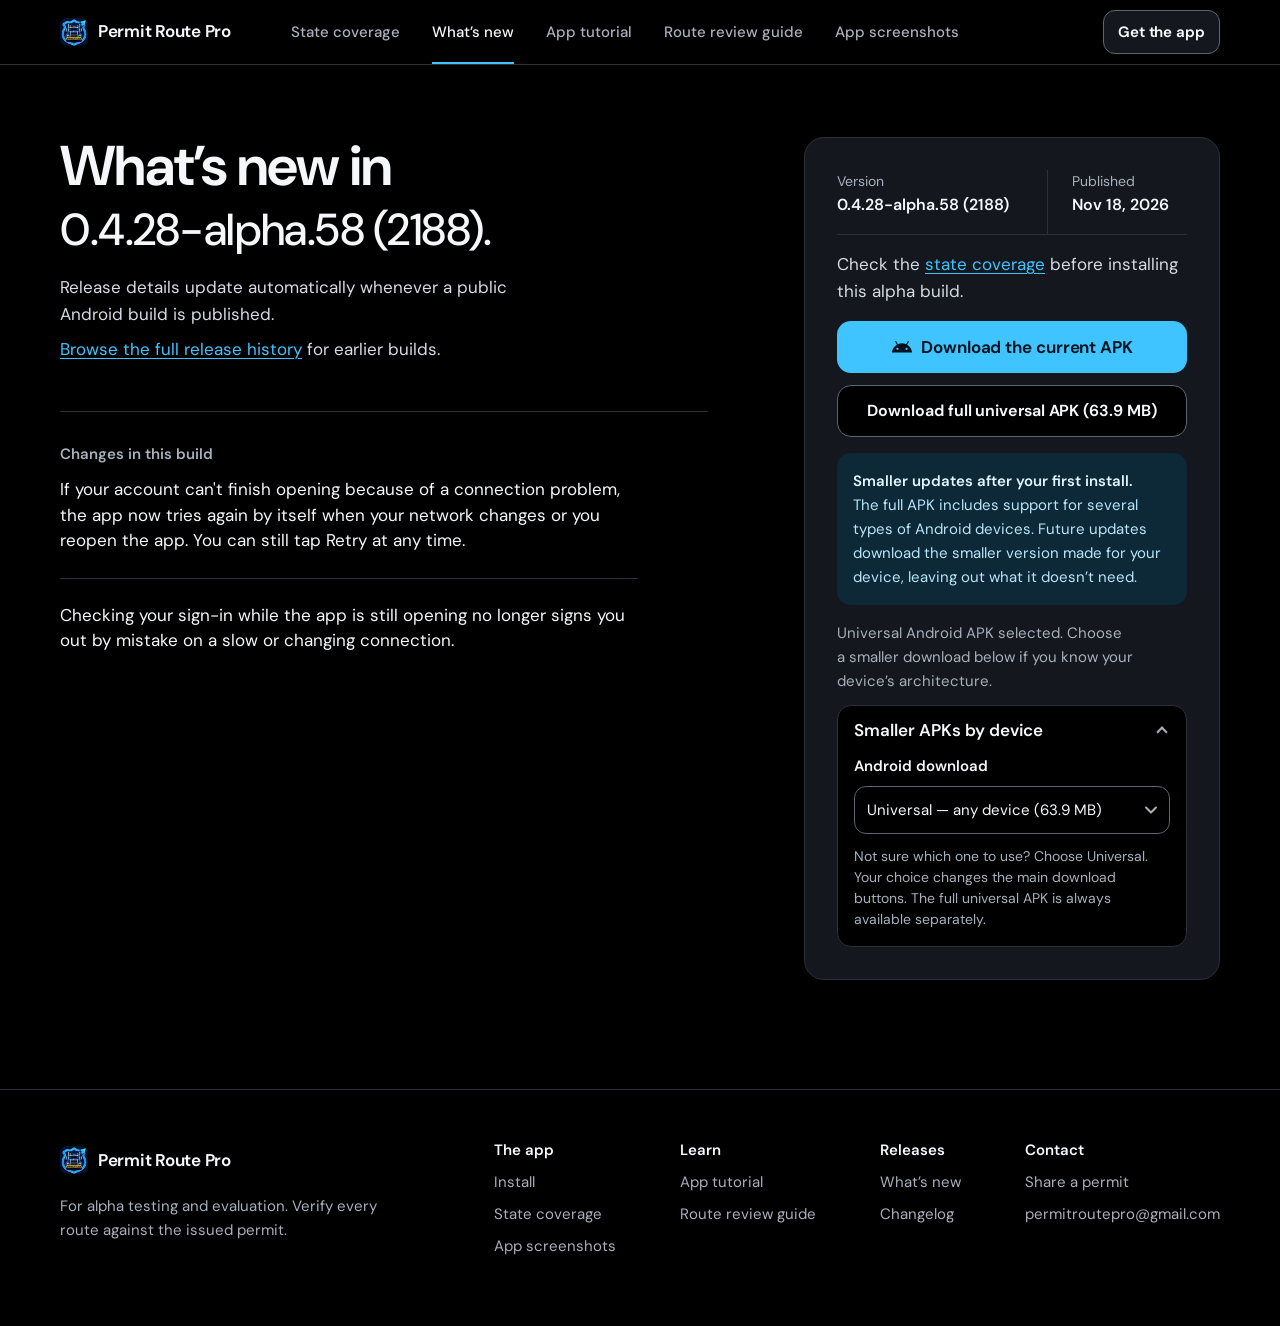
<file: updates.html>
<!DOCTYPE html>
<html lang="en">
  <head>
    <meta charset="utf-8">
    <meta name="viewport" content="width=device-width, initial-scale=1">
    <meta name="description" content="See only the changes in the current public Permit Route Pro Android build, with links to the full version-by-version changelog.">
    <link rel="canonical" href="https://permit-route-pro.com/updates">
    <title>Current Update Notes | Permit Route Pro</title>
    <meta name="theme-color" content="#000000">
    <meta name="color-scheme" content="dark">
    <meta property="og:type" content="website">
    <meta property="og:site_name" content="Permit Route Pro">
    <meta property="og:title" content="Current Update Notes | Permit Route Pro">
    <meta property="og:description" content="See only the changes in the current public Permit Route Pro Android build, with links to the full version-by-version changelog.">
    <meta property="og:url" content="https://permit-route-pro.com/updates">
    <meta property="og:image" content="https://permit-route-pro.com/assets/og.jpg">
    <meta property="og:image:width" content="1200">
    <meta property="og:image:height" content="630">
    <meta name="twitter:card" content="summary_large_image">
    <link rel="icon" type="image/png" sizes="48x48" href="/assets/icons/favicon-48.png">
    <link rel="icon" type="image/png" sizes="192x192" href="/assets/icons/icon-192.png">
    <link rel="apple-touch-icon" href="/assets/icons/apple-touch-icon.png">
    <link rel="preload" href="/fonts/dm-sans-variable.woff2" as="font" type="font/woff2" crossorigin>
    <link rel="stylesheet" href="/site.css?v=0.4.28-alpha.58-cdb2f9b-56">
  </head>
  <body class="page-updates">
    <a class="skip-link" href="#main">Skip to content</a>
    <header class="site-header">
      <div class="wrap header-inner">
        <a class="brand" href="/"><img class="brand-mark" src="/assets/icons/app-icon-96.webp" alt="" width="32" height="32"><span>Permit Route Pro</span></a>
        <nav class="site-nav" aria-label="Primary navigation">
          <button class="site-menu-button" type="button" data-menu-button aria-expanded="false" aria-controls="site-menu"><span class="menu-icon" aria-hidden="true"></span><span class="menu-label">Menu</span></button>
          <div class="site-menu" id="site-menu" hidden>
            <a href="/">Home</a>
            <a href="/#coverage">State coverage</a>
            <a href="/updates" aria-current="page">What’s new</a>
            <a href="/tutorial">App tutorial</a>
            <a href="/permit-route-review">Route review guide</a>
            <a href="/screenshots">App screenshots</a>
            <a href="/changelog">Changelog</a>
            <a href="/share-a-permit">Share a permit</a>
            <a href="/install">Install</a>
          </div>
        </nav>
        <a class="button button-small header-install" href="/install">Get the app</a>
      </div>
    </header>
    <main id="main">
      <section class="updates" id="updates">
        <div class="wrap updates-grid">
          <header class="updates-head">
            <h1>What’s new in <span class="title-version"><span data-version>the latest release</span>.</span></h1>
            <p>Release details update automatically whenever a public Android build is published.</p>
            <p><a href="/changelog">Browse the full release history</a> for earlier builds.</p>
          </header>
          <section class="notes" aria-labelledby="notes-title">
            <h2 id="notes-title">Changes in this build</h2>
            <ul class="current-notes" data-release-list aria-live="polite"><li>Loading the latest release notes…</li></ul>
          </section>
          <div class="updates-aside">
            <dl class="build-facts">
              <div><dt>Version</dt><dd data-version>Checking…</dd></div>
              <div><dt>Published</dt><dd data-published>Checking…</dd></div>
            </dl>
            <p class="download-coverage-reminder">Check the <a href="/#coverage">state coverage</a> before installing this alpha build.</p>
            <div class="download-actions">
              <a class="button button-primary" data-download href="https://github.com/ussblade/PermitRoutePro-Alpha-Releases/releases">Download the current APK</a>
              <a class="button button-secondary apk-universal-download" data-download-universal href="https://github.com/ussblade/PermitRoutePro-Alpha-Releases/releases">Download full universal APK</a>
            </div>
            <p class="apk-update-notice"><strong>Smaller updates after your first install.</strong> The full APK includes support for several types of Android devices. Future updates download the smaller version made for your device, leaving out what it doesn’t need.</p>
            <div class="download-device">
              <p class="apk-download-status" data-download-status role="status"></p>
              <details class="apk-download-options" data-download-options open hidden>
                <summary>Smaller APKs by device</summary>
                <label for="apk-choice">Android download</label>
                <select id="apk-choice" data-apk-choice></select>
                <p>Not sure which one to use? Choose Universal. Your choice changes the main download buttons. The full universal APK is always available separately.</p>
              </details>
            </div>
          </div>
        </div>
      </section>
    </main>
    <footer class="site-footer">
      <div class="wrap footer-inner">
        <div class="footer-about">
          <a class="brand" href="/"><img class="brand-mark" src="/assets/icons/app-icon-96.webp" alt="" width="32" height="32" loading="lazy"><span>Permit Route Pro</span></a>
          <p>For alpha testing and evaluation. Verify every route against the issued permit.</p>
        </div>
        <nav class="footer-nav" aria-label="Footer">
          <div>
            <h2>The app</h2>
            <ul>
              <li><a href="/install">Install</a></li>
              <li><a href="/#coverage">State coverage</a></li>
              <li><a href="/screenshots">App screenshots</a></li>
            </ul>
          </div>
          <div>
            <h2>Learn</h2>
            <ul>
              <li><a href="/tutorial">App tutorial</a></li>
              <li><a href="/permit-route-review">Route review guide</a></li>
            </ul>
          </div>
          <div>
            <h2>Releases</h2>
            <ul>
              <li><a href="/updates">What’s new</a></li>
              <li><a href="/changelog">Changelog</a></li>
            </ul>
          </div>
          <div>
            <h2>Contact</h2>
            <ul>
              <li><a href="/share-a-permit">Share a permit</a></li>
              <li><a href="mailto:permitroutepro@gmail.com">permitroutepro@gmail.com</a></li>
            </ul>
          </div>
        </nav>
      </div>
    </footer>
    <script src="/apk-downloads.js?v=0.4.28-alpha.58-cdb2f9b-56"></script>
    <script src="/site.js?v=0.4.28-alpha.58-cdb2f9b-56"></script>
  </body>
</html>
</file>
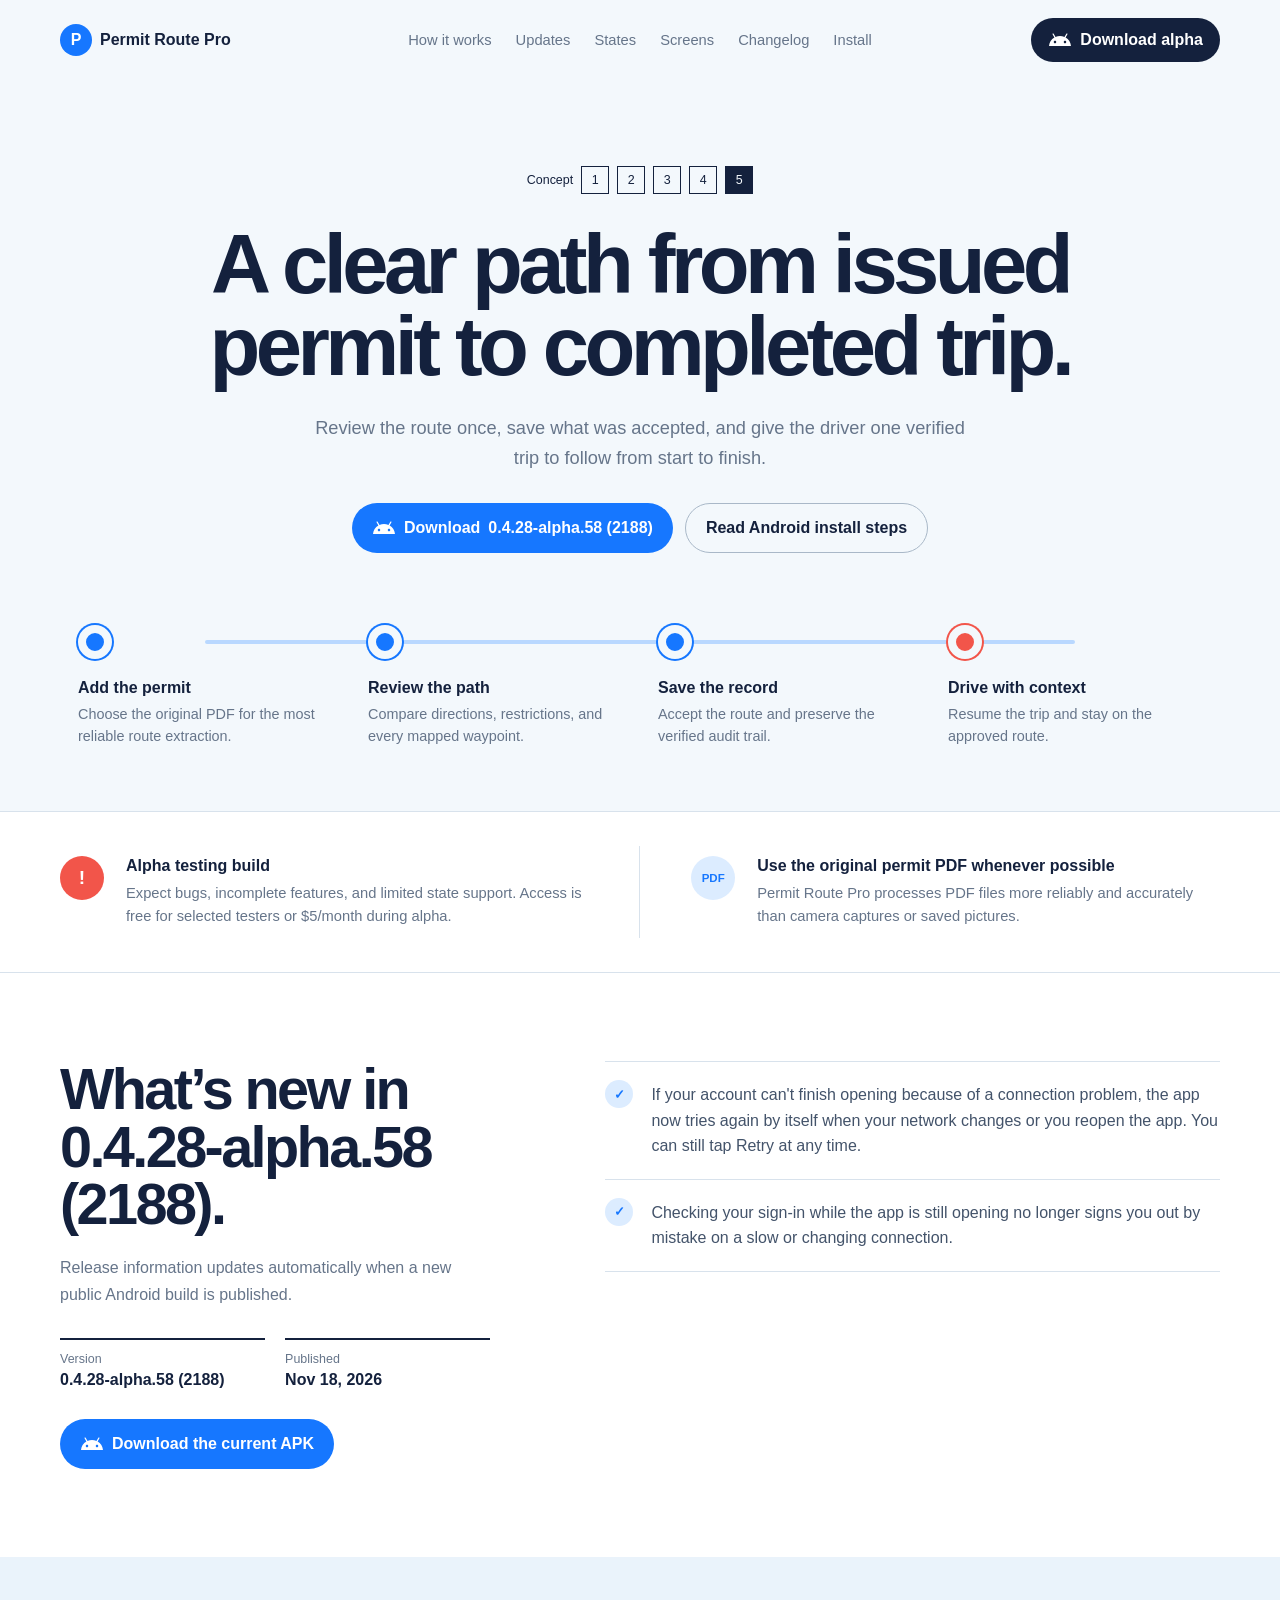
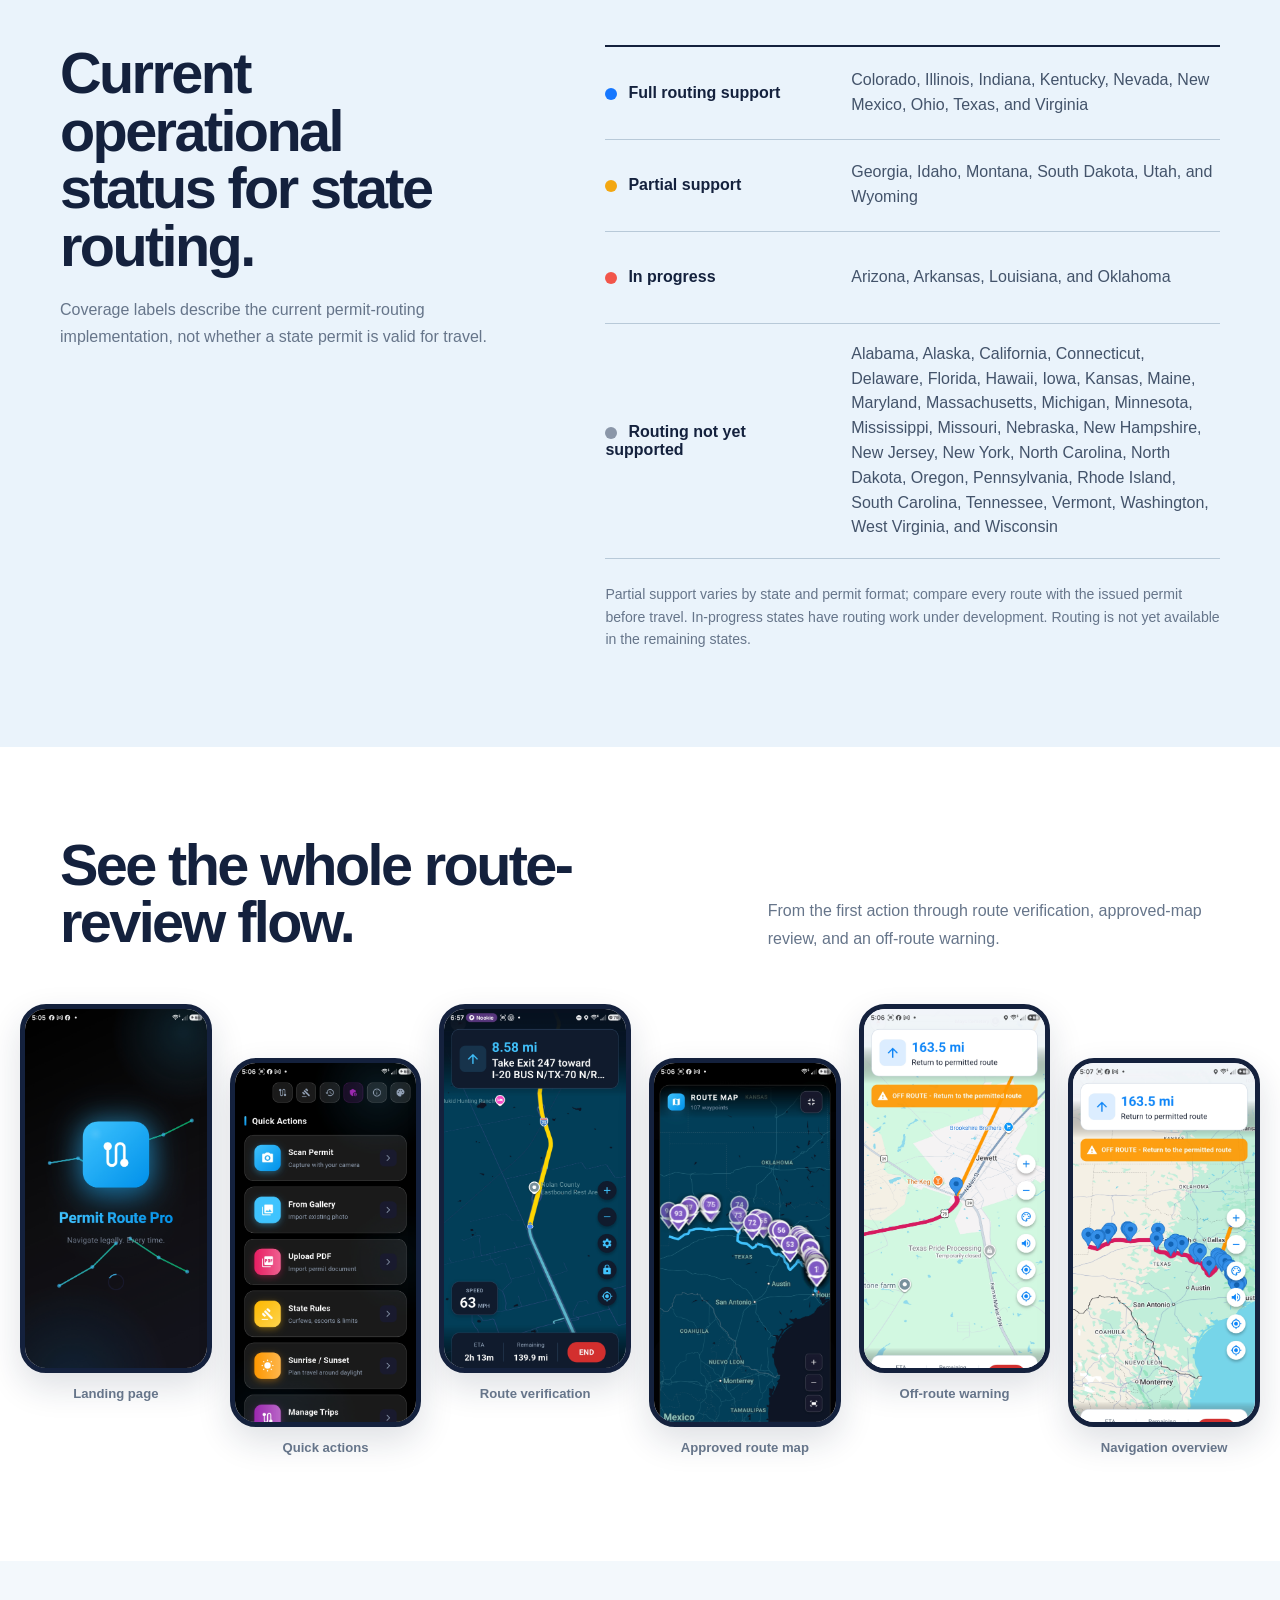
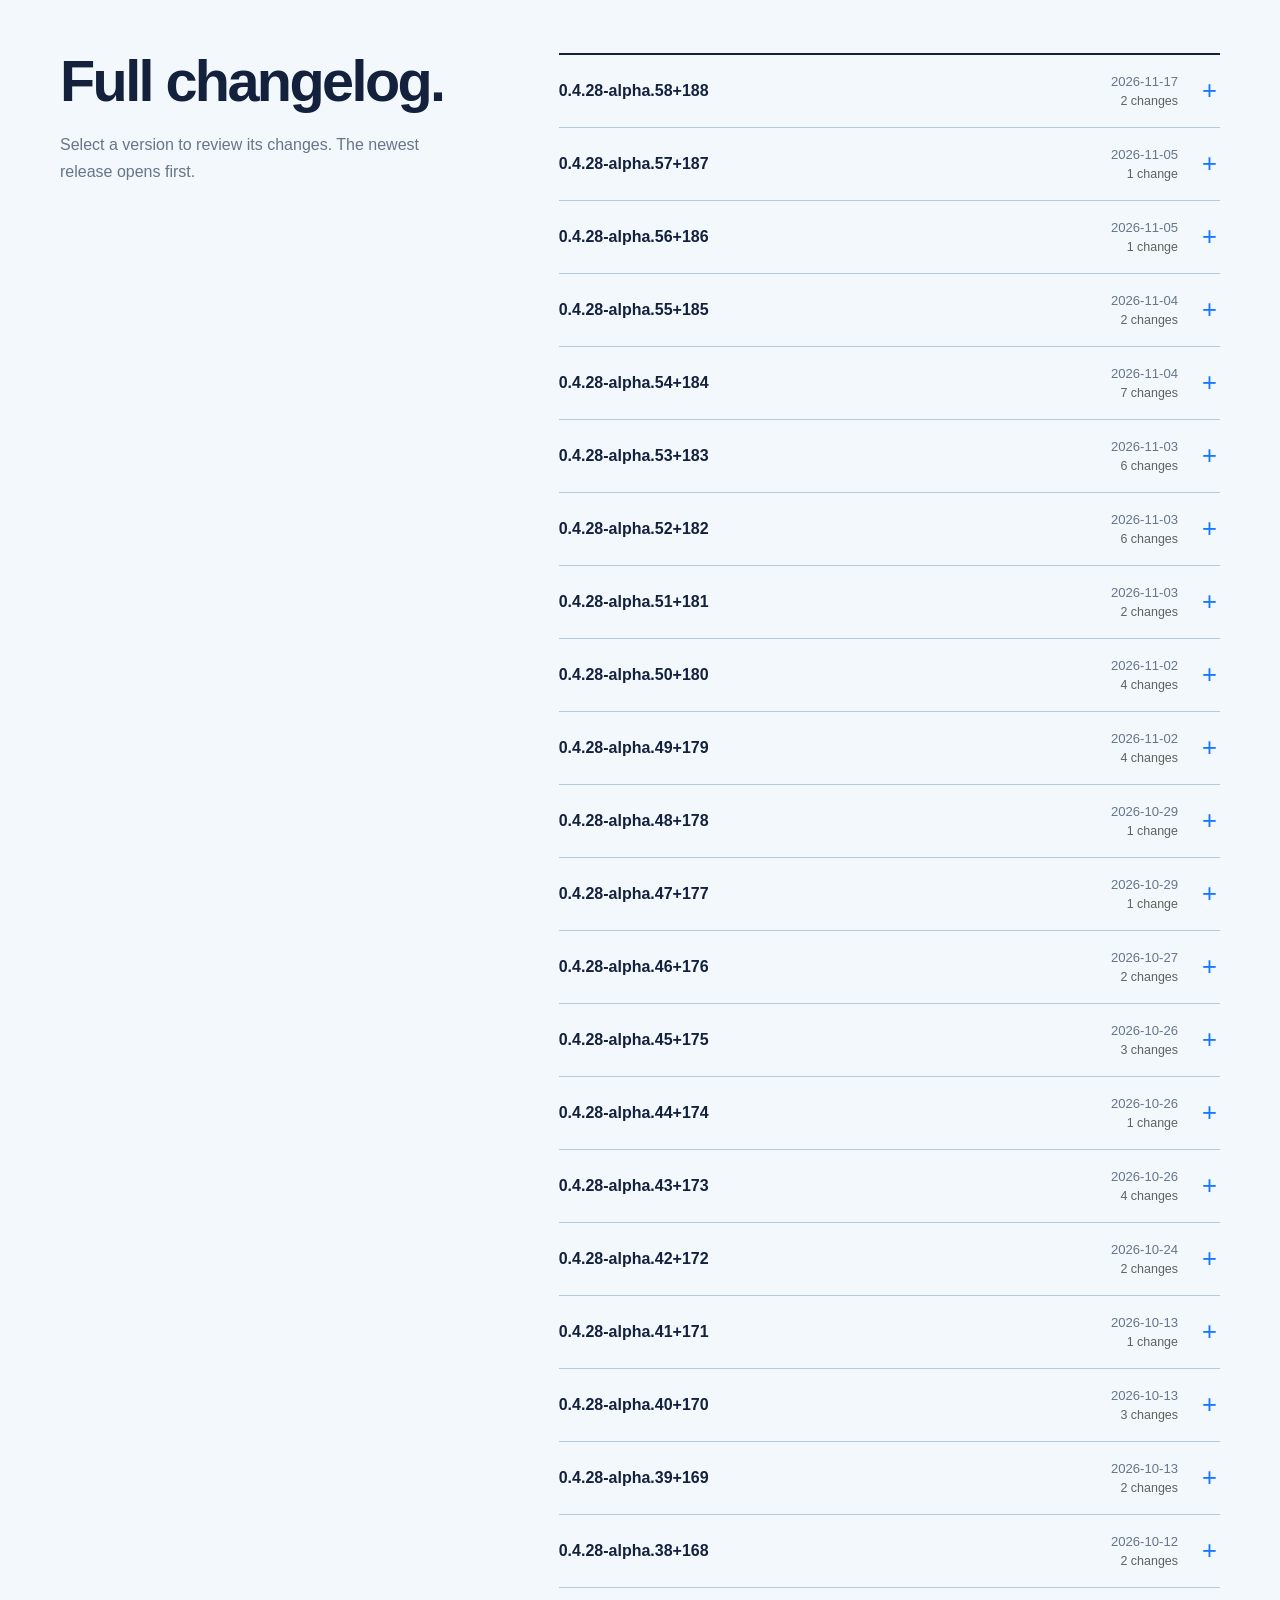
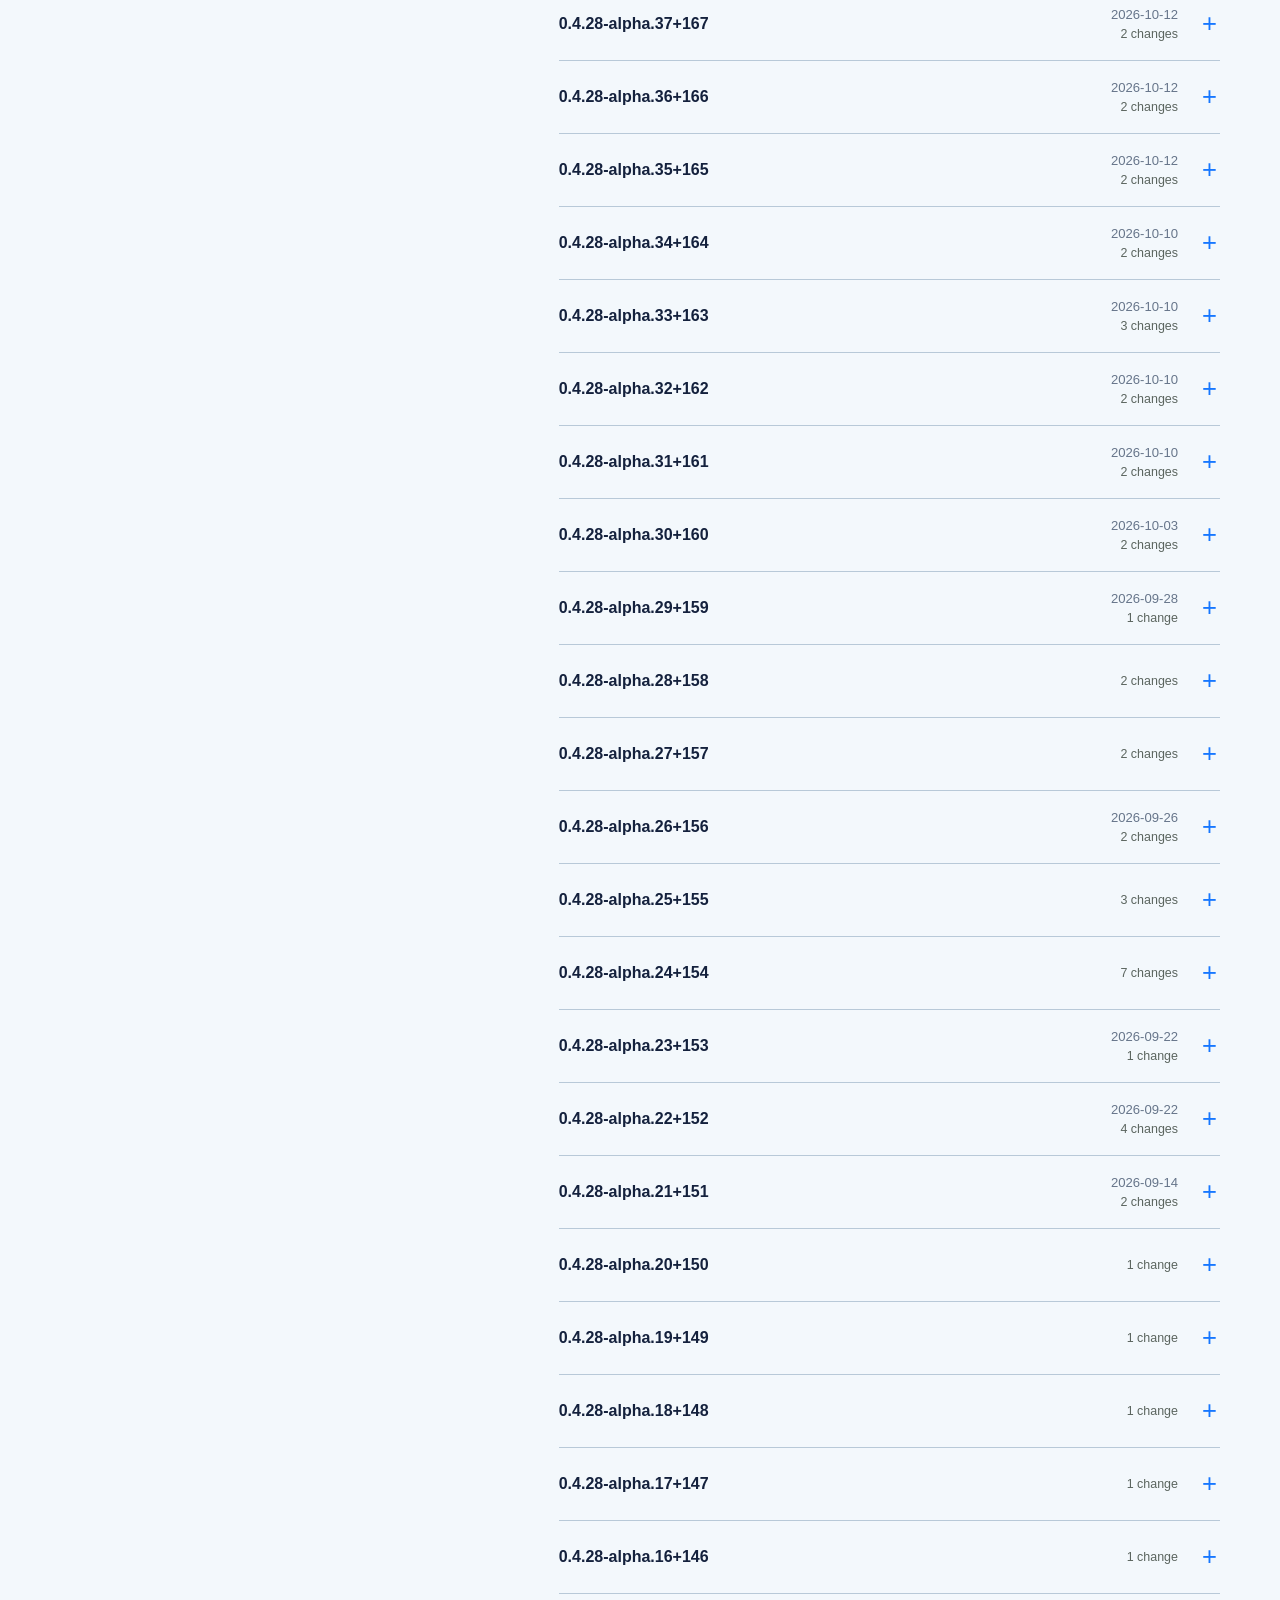
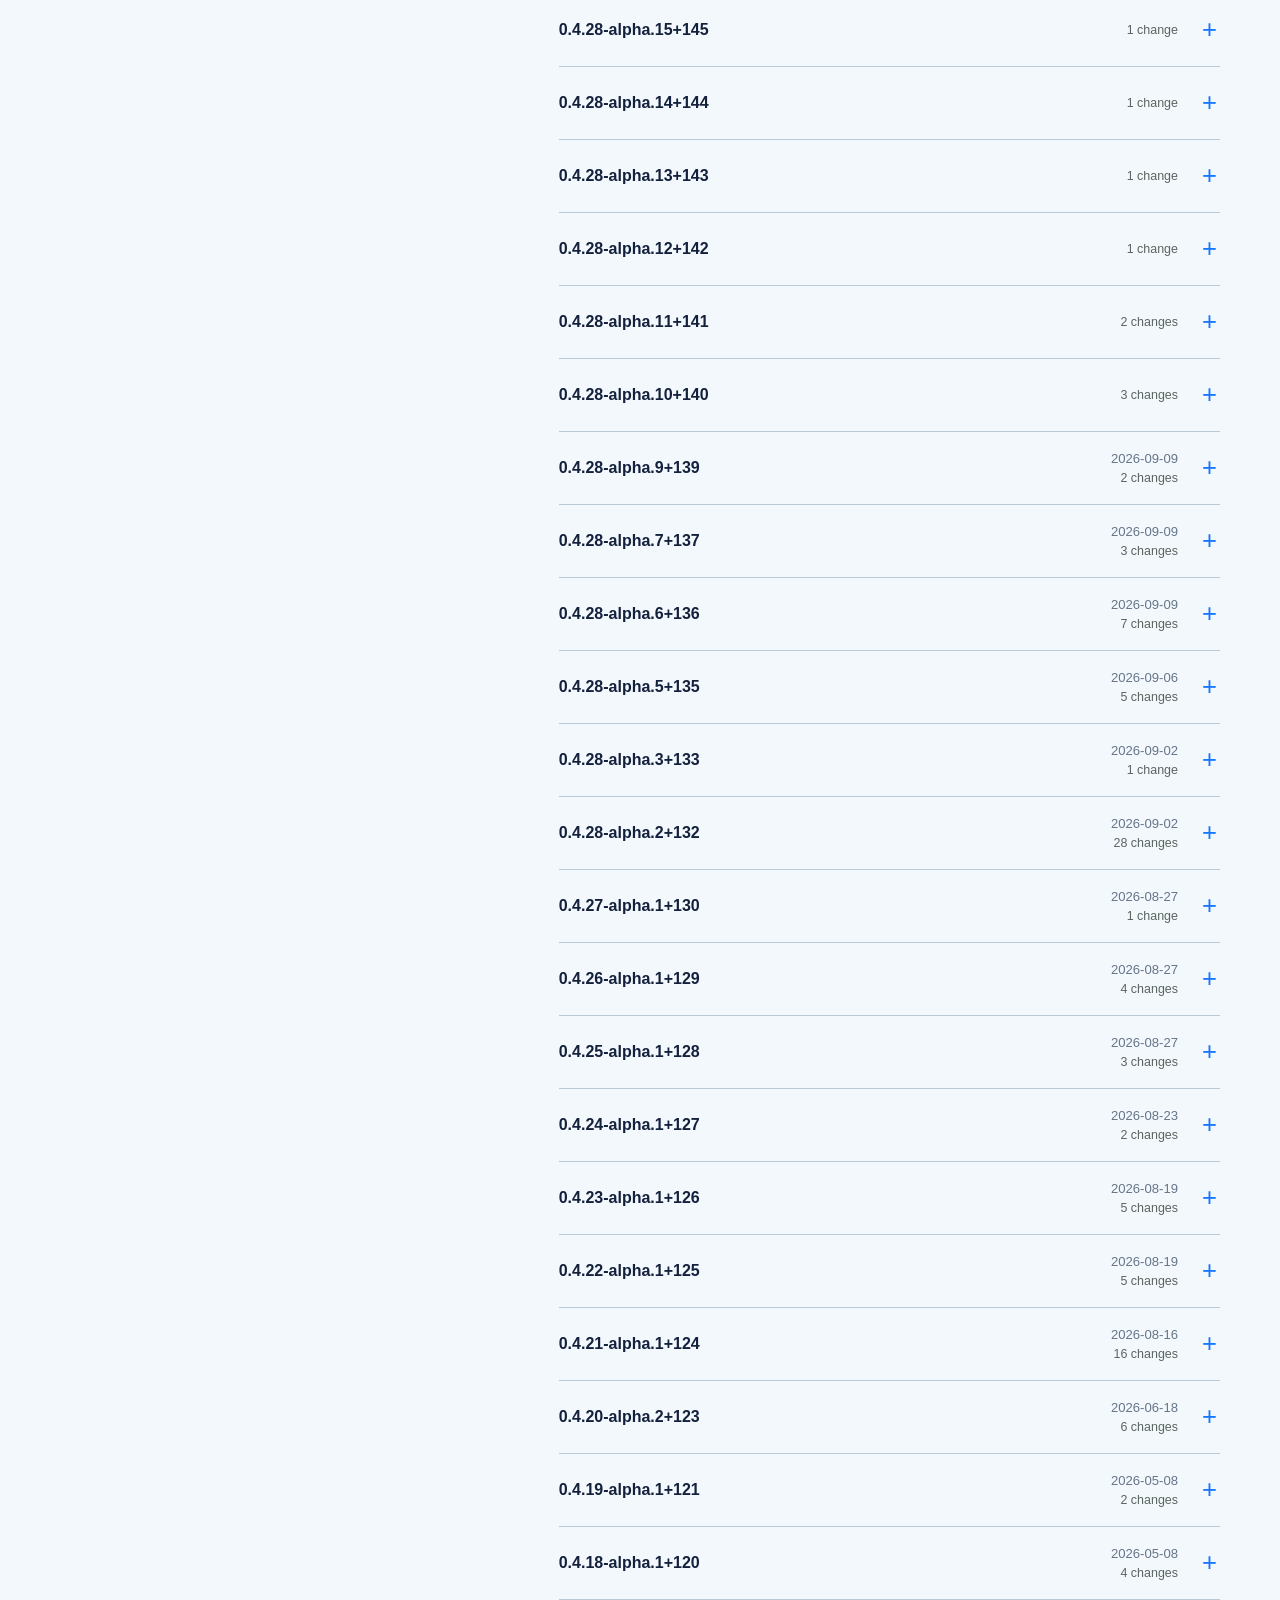
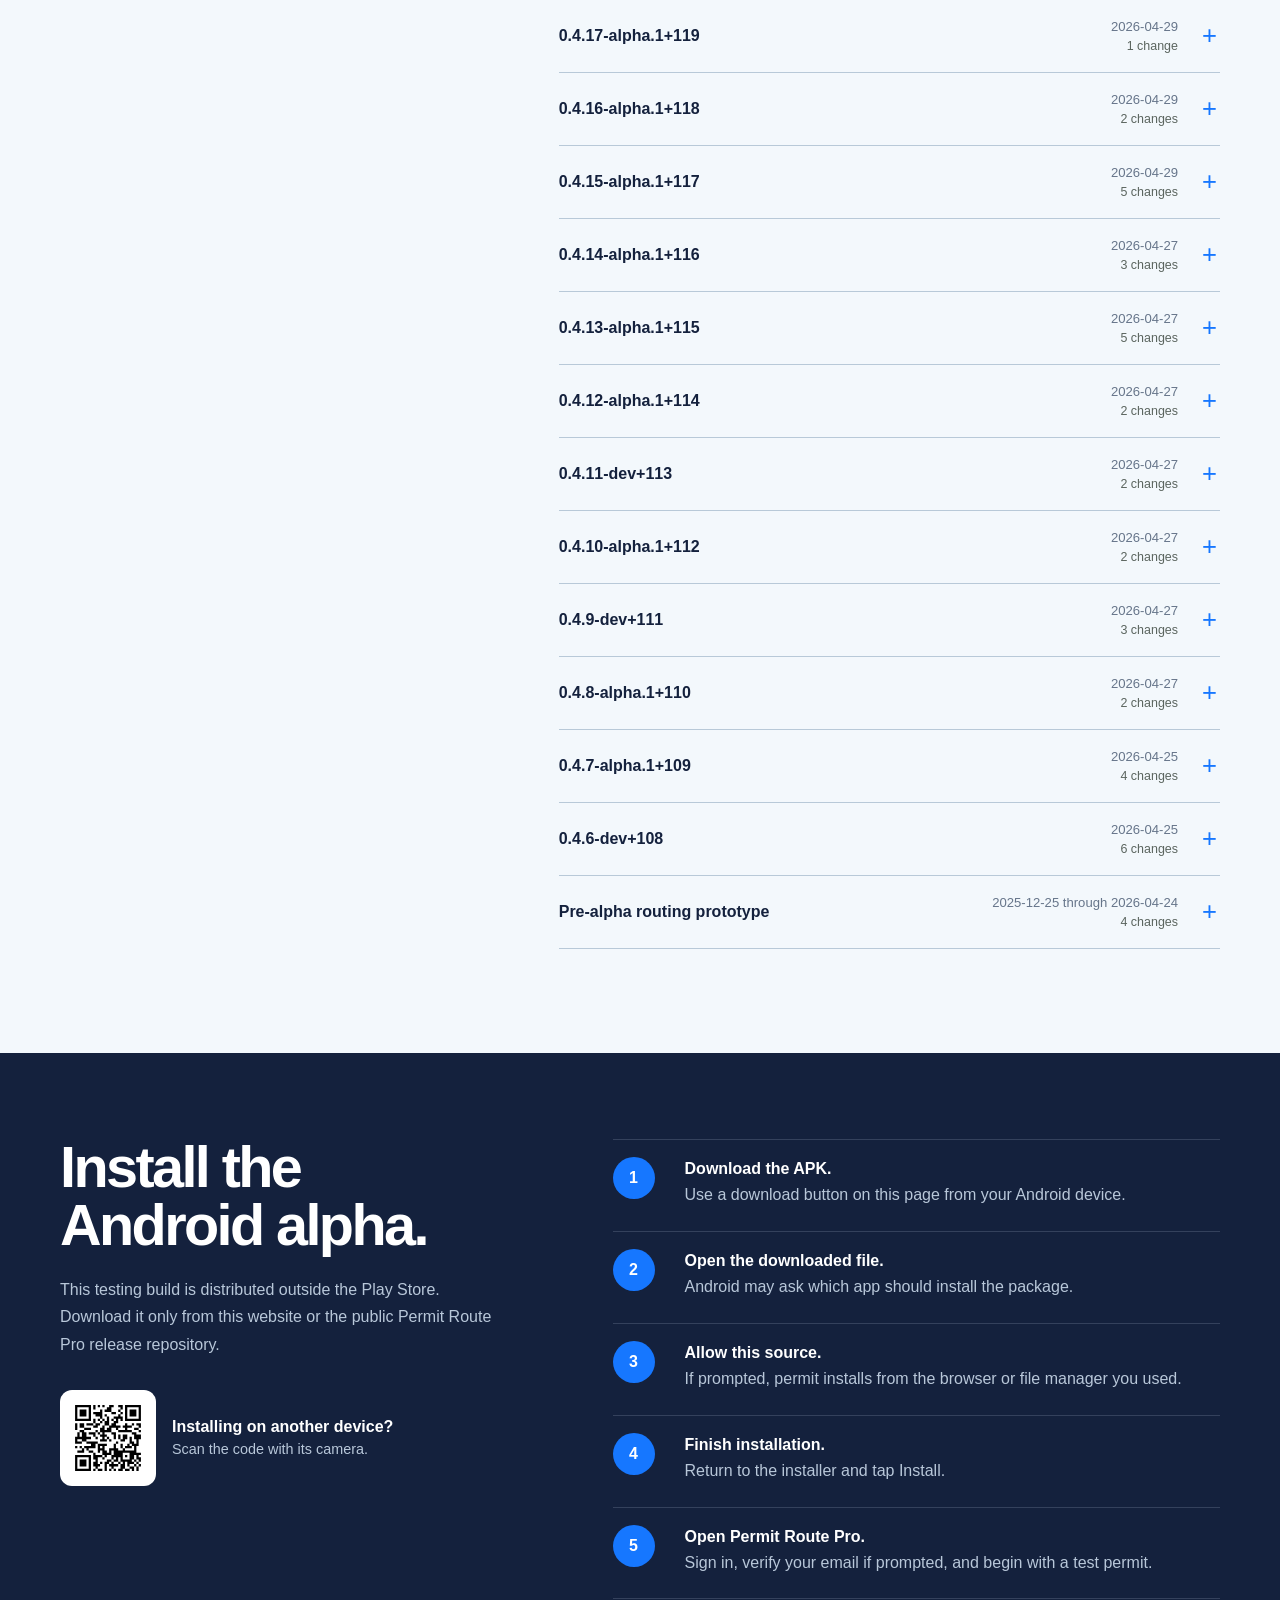
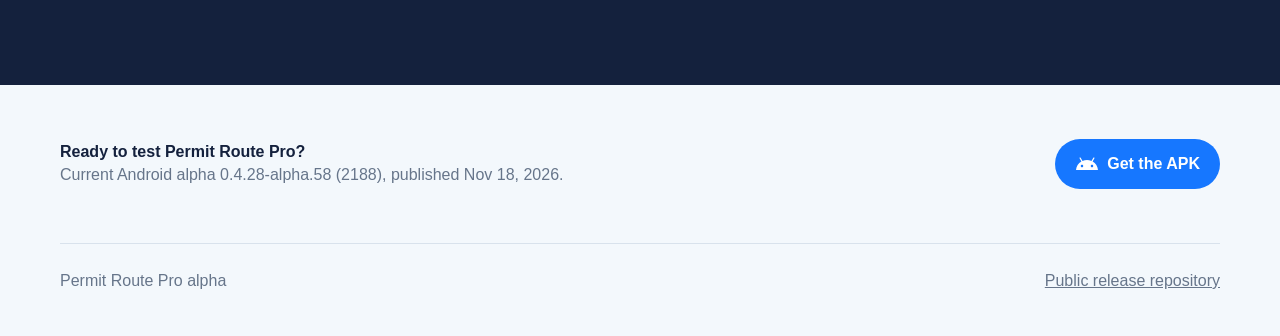
<file: concepts/clear-passage.html>
<!DOCTYPE html>
<html lang="en">
  <head>
    <meta charset="utf-8">
    <meta name="robots" content="noindex">
    <meta name="viewport" content="width=device-width, initial-scale=1">
    <meta name="description" content="Download Permit Route Pro for Android, review state support, release notes, screenshots, and installation guidance.">
    <title>Clear Passage — Permit Route Pro</title>
    <link rel="stylesheet" href="concepts.css?v=0.4.28-alpha.58-cdb2f9b-56">
  </head>
  <body class="clear" id="top">
    <a class="skip-link" href="#main">Skip to content</a>
    <header class="clear-wrap">
      <nav class="clear-nav" aria-label="Primary navigation">
        <a class="clear-brand" href="#top"><i>P</i>Permit Route Pro</a>
        <div class="clear-links"><a href="#journey">How it works</a><a href="#updates">Updates</a><a href="#coverage">States</a><a href="#screens">Screens</a><a href="#history">Changelog</a><a href="#install">Install</a></div>
        <a class="route-button" data-download href="https://github.com/ussblade/PermitRoutePro-Alpha-Releases/releases">Download alpha</a>
      </nav>
    </header>

    <main id="main">
      <section class="clear-wrap clear-hero">
        <div class="concept-jump hero-concept-jump" role="group" aria-label="Design concepts">
          <span>Concept</span>
          <a href="night-dispatch.html"><span>1</span></a>
          <a href="permit-ledger.html"><span>2</span></a>
          <a href="high-visibility.html"><span>3</span></a>
          <a href="route-atlas.html"><span>4</span></a>
          <a href="clear-passage.html" aria-current="page"><span>5</span></a>
        </div>
        <h1>A clear path from issued permit to completed trip.</h1>
        <p>
          Review the route once, save what was accepted, and give the driver one
          verified trip to follow from start to finish.
        </p>
        <div class="clear-actions">
          <a class="route-button primary" data-download href="https://github.com/ussblade/PermitRoutePro-Alpha-Releases/releases">Download <span data-version>latest alpha</span></a>
          <a class="route-button secondary" href="#install">Read Android install steps</a>
        </div>

        <div class="trip-line" id="journey">
          <article><span></span><h3>Add the permit</h3><p>Choose the original PDF for the most reliable route extraction.</p></article>
          <article><span></span><h3>Review the path</h3><p>Compare directions, restrictions, and every mapped waypoint.</p></article>
          <article><span></span><h3>Save the record</h3><p>Accept the route and preserve the verified audit trail.</p></article>
          <article><span></span><h3>Drive with context</h3><p>Resume the trip and stay on the approved route.</p></article>
        </div>
      </section>

      <section class="clear-notices" aria-label="Important alpha testing information">
        <div class="clear-wrap notice-grid">
          <article class="testing-notice">
            <span aria-hidden="true">!</span>
            <div>
              <h2>Alpha testing build</h2>
              <p>Expect bugs, incomplete features, and limited state support. Access is free for selected testers or $5/month during alpha.</p>
            </div>
          </article>
          <article class="pdf-notice">
            <span aria-hidden="true">PDF</span>
            <div>
              <h2>Use the original permit PDF whenever possible</h2>
              <p>Permit Route Pro processes PDF files more reliably and accurately than camera captures or saved pictures.</p>
            </div>
          </article>
        </div>
      </section>

      <section class="clear-updates" id="updates">
        <div class="clear-wrap updates-grid">
          <header class="updates-heading">
            <h2>What’s new in <span data-version>the latest release</span>.</h2>
            <p>Release information updates automatically when a new public Android build is published.</p>
            <dl class="build-facts">
              <div><dt>Version</dt><dd data-version>Checking…</dd></div>
              <div><dt>Published</dt><dd data-published>Checking…</dd></div>
            </dl>
            <a class="route-button primary" data-download href="https://github.com/ussblade/PermitRoutePro-Alpha-Releases/releases">Download the current APK</a>
          </header>
          <ul class="current-notes" data-release-list aria-live="polite">
            <li>Loading the latest release notes…</li>
          </ul>
        </div>
      </section>

      <section class="clear-coverage" id="coverage">
        <div class="clear-wrap coverage-grid">
          <header>
            <h2>Current operational status for state routing.</h2>
            <p>Coverage labels describe the current permit-routing implementation, not whether a state permit is valid for travel.</p>
          </header>
          <table class="coverage-table">
            <caption class="sr-only">Current state routing support</caption>
            <tbody>
              <tr class="coverage-row ready">
                <th scope="row"><span></span><strong>Full routing support</strong></th>
                <td>Colorado, Illinois, Indiana, Kentucky, Nevada, New Mexico, Ohio, Texas, and Virginia</td>
              </tr>
              <tr class="coverage-row partial">
                <th scope="row"><span></span><strong>Partial support</strong></th>
                <td>Georgia, Idaho, Montana, South Dakota, Utah, and Wyoming</td>
              </tr>
              <tr class="coverage-row progress">
                <th scope="row"><span></span><strong>In progress</strong></th>
                <td>Arizona, Arkansas, Louisiana, and Oklahoma</td>
              </tr>
              <tr class="coverage-row unsupported">
                <th scope="row"><span></span><strong>Routing not yet supported</strong></th>
                <td>Alabama, Alaska, California, Connecticut, Delaware, Florida, Hawaii, Iowa, Kansas, Maine, Maryland, Massachusetts, Michigan, Minnesota, Mississippi, Missouri, Nebraska, New Hampshire, New Jersey, New York, North Carolina, North Dakota, Oregon, Pennsylvania, Rhode Island, South Carolina, Tennessee, Vermont, Washington, West Virginia, and Wisconsin</td>
              </tr>
            </tbody>
          </table>
          <p class="coverage-note">Partial support varies by state and permit format; compare every route with the issued permit before travel. In-progress states have routing work under development. Routing is not yet available in the remaining states.</p>
        </div>
      </section>

      <section class="clear-screens" id="screens">
        <div class="clear-wrap screens-heading">
          <h2>See the whole route-review flow.</h2>
          <p>From the first action through route verification, approved-map review, and an off-route warning.</p>
        </div>
        <div class="screen-gallery" role="group" aria-label="Permit Route Pro screenshots">
          <figure><img src="../assets/screenshots/launch.jpg" alt="Permit Route Pro landing page"><figcaption>Landing page</figcaption></figure>
          <figure><img src="../assets/screenshots/home-actions.jpg" alt="Permit Route Pro quick actions screen"><figcaption>Quick actions</figcaption></figure>
          <figure><img src="../assets/screenshots/route-verification.jpg" alt="Permit Route Pro route verification map preview"><figcaption>Route verification</figcaption></figure>
          <figure><img src="../assets/screenshots/route-map.jpg" alt="Permit Route Pro expanded approved route map"><figcaption>Approved route map</figcaption></figure>
          <figure><img src="../assets/screenshots/off-route-detail.jpg" alt="Permit Route Pro off-route warning near the driver location"><figcaption>Off-route warning</figcaption></figure>
          <figure><img src="../assets/screenshots/off-route-overview.jpg" alt="Permit Route Pro off-route navigation overview"><figcaption>Navigation overview</figcaption></figure>
        </div>
      </section>

      <section class="clear-history" id="history">
        <div class="clear-wrap history-grid">
          <header>
            <h2>Full changelog.</h2>
            <p>Select a version to review its changes. The newest release opens first.</p>
          </header>
          <div class="release-history" data-changelog aria-live="polite">
            <p>Loading the complete release history…</p>
          </div>
        </div>
      </section>

      <section class="clear-install" id="install">
        <div class="clear-wrap install-grid">
          <div class="install-intro">
            <h2>Install the Android alpha.</h2>
            <p>
              This testing build is distributed outside the Play Store. Download it
              only from this website or the public Permit Route Pro release repository.
            </p>
            <div class="install-qr">
              <img src="../assets/permit-route-pro-download-qr.svg" alt="QR code linking to the Permit Route Pro website">
              <p><strong>Installing on another device?</strong><span>Scan the code with its camera.</span></p>
            </div>
          </div>
          <ol class="install-steps">
            <li><strong>Download the APK.</strong><span>Use a download button on this page from your Android device.</span></li>
            <li><strong>Open the downloaded file.</strong><span>Android may ask which app should install the package.</span></li>
            <li><strong>Allow this source.</strong><span>If prompted, permit installs from the browser or file manager you used.</span></li>
            <li><strong>Finish installation.</strong><span>Return to the installer and tap Install.</span></li>
            <li><strong>Open Permit Route Pro.</strong><span>Sign in, verify your email if prompted, and begin with a test permit.</span></li>
          </ol>
        </div>
      </section>

      <section class="clear-wrap clear-release" aria-label="Current release download">
        <div><strong>Ready to test Permit Route Pro?</strong><p>Current Android alpha <span data-version>Checking…</span>, published <span data-published>Checking…</span>.</p></div>
        <a class="route-button primary" data-download href="https://github.com/ussblade/PermitRoutePro-Alpha-Releases/releases">Get the APK</a>
      </section>
    </main>

    <footer class="clear-wrap clear-footer"><span>Permit Route Pro alpha</span><a href="https://github.com/ussblade/PermitRoutePro-Alpha-Releases">Public release repository</a></footer>
    <script src="../apk-downloads.js?v=0.4.28-alpha.58-cdb2f9b-56"></script>
    <script src="concepts.js"></script>
  </body>
</html>
</file>
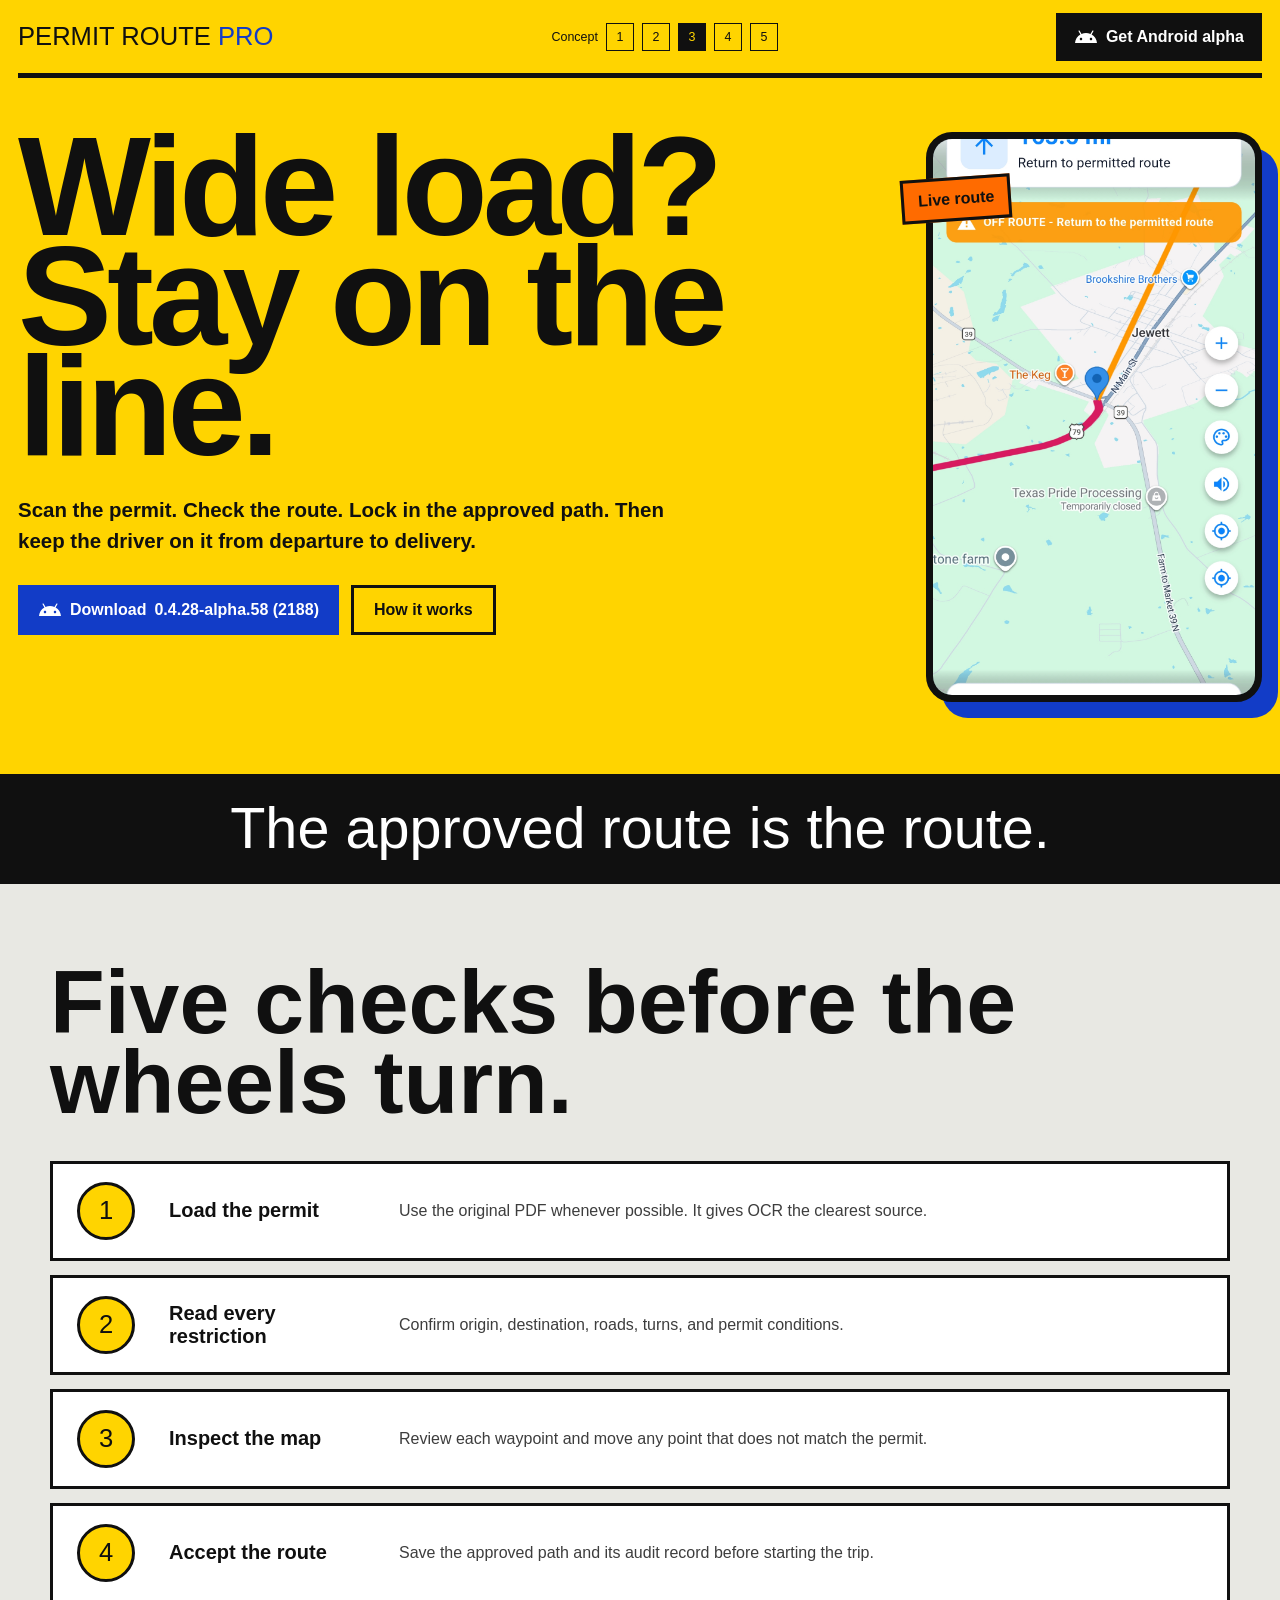
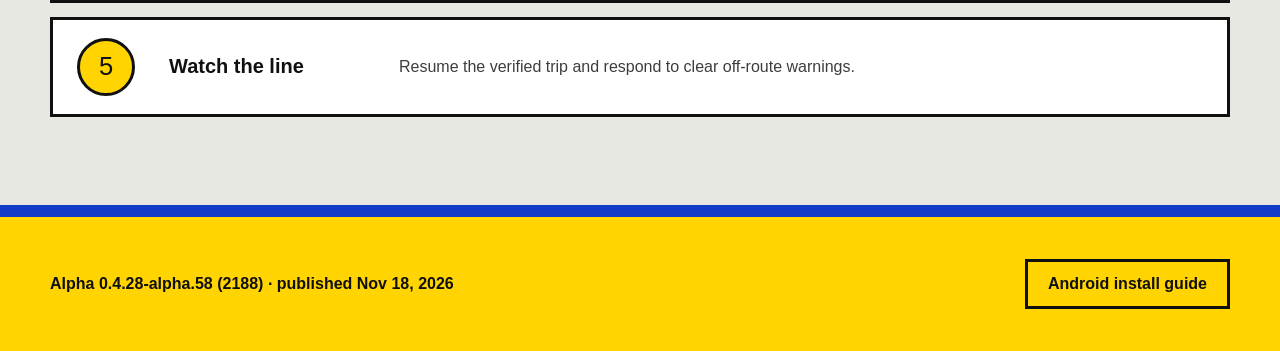
<file: concepts/high-visibility.html>
<!DOCTYPE html>
<html lang="en">
  <head>
    <meta charset="utf-8">
    <meta name="robots" content="noindex">
    <meta name="viewport" content="width=device-width, initial-scale=1">
    <meta name="description" content="High-Visibility Cab design concept for Permit Route Pro.">
    <title>High-Visibility Cab — Permit Route Pro concept</title>
    <link rel="stylesheet" href="concepts.css?v=0.4.28-alpha.58-cdb2f9b-56">
  </head>
  <body class="hivis">
    <a class="skip-link" href="#main">Skip to content</a>
    <header>
      <nav class="hivis-nav" aria-label="Primary navigation">
        <a class="hivis-brand" href="../index.html">PERMIT ROUTE <span>PRO</span></a>
        <div class="concept-jump" role="group" aria-label="Design concepts">
          <span>Concept</span>
          <a href="night-dispatch.html"><span>1</span></a>
          <a href="permit-ledger.html"><span>2</span></a>
          <a href="high-visibility.html" aria-current="page"><span>3</span></a>
          <a href="route-atlas.html"><span>4</span></a>
          <a href="clear-passage.html"><span>5</span></a>
        </div>
        <a class="nav-action" data-download href="https://github.com/ussblade/PermitRoutePro-Alpha-Releases/releases">Get Android alpha</a>
      </nav>
    </header>

    <main id="main">
      <section class="hivis-hero">
        <div class="hivis-copy">
          <h1>Wide load? Stay on the line.</h1>
          <p>
            Scan the permit. Check the route. Lock in the approved path. Then keep
            the driver on it from departure to delivery.
          </p>
          <div class="hivis-actions">
            <a class="route-button primary" data-download href="https://github.com/ussblade/PermitRoutePro-Alpha-Releases/releases">Download <span data-version>latest alpha</span></a>
            <a class="route-button secondary" href="#steps">How it works</a>
          </div>
        </div>
        <div class="hivis-phone">
          <div class="phone-shot">
            <img src="../assets/screenshots/off-route-detail.jpg" alt="Permit Route Pro showing an off-route navigation warning">
          </div>
        </div>
      </section>

      <div class="rule-banner">The approved route is the route.</div>

      <section class="hivis-process" id="steps">
        <div class="process-wrap">
          <h2>Five checks before the wheels turn.</h2>
          <div class="road-steps">
            <article><span>1</span><h3>Load the permit</h3><p>Use the original PDF whenever possible. It gives OCR the clearest source.</p></article>
            <article><span>2</span><h3>Read every restriction</h3><p>Confirm origin, destination, roads, turns, and permit conditions.</p></article>
            <article><span>3</span><h3>Inspect the map</h3><p>Review each waypoint and move any point that does not match the permit.</p></article>
            <article><span>4</span><h3>Accept the route</h3><p>Save the approved path and its audit record before starting the trip.</p></article>
            <article><span>5</span><h3>Watch the line</h3><p>Resume the verified trip and respond to clear off-route warnings.</p></article>
          </div>
        </div>
      </section>

      <section class="hivis-release" aria-label="Release information">
        <span>Alpha <span data-version>Checking…</span> · published <span data-published>Checking…</span></span>
        <a class="route-button secondary" href="../index.html#install">Android install guide</a>
      </section>
    </main>
    <script src="../apk-downloads.js?v=0.4.28-alpha.58-cdb2f9b-56"></script>
    <script src="concepts.js"></script>
  </body>
</html>
</file>
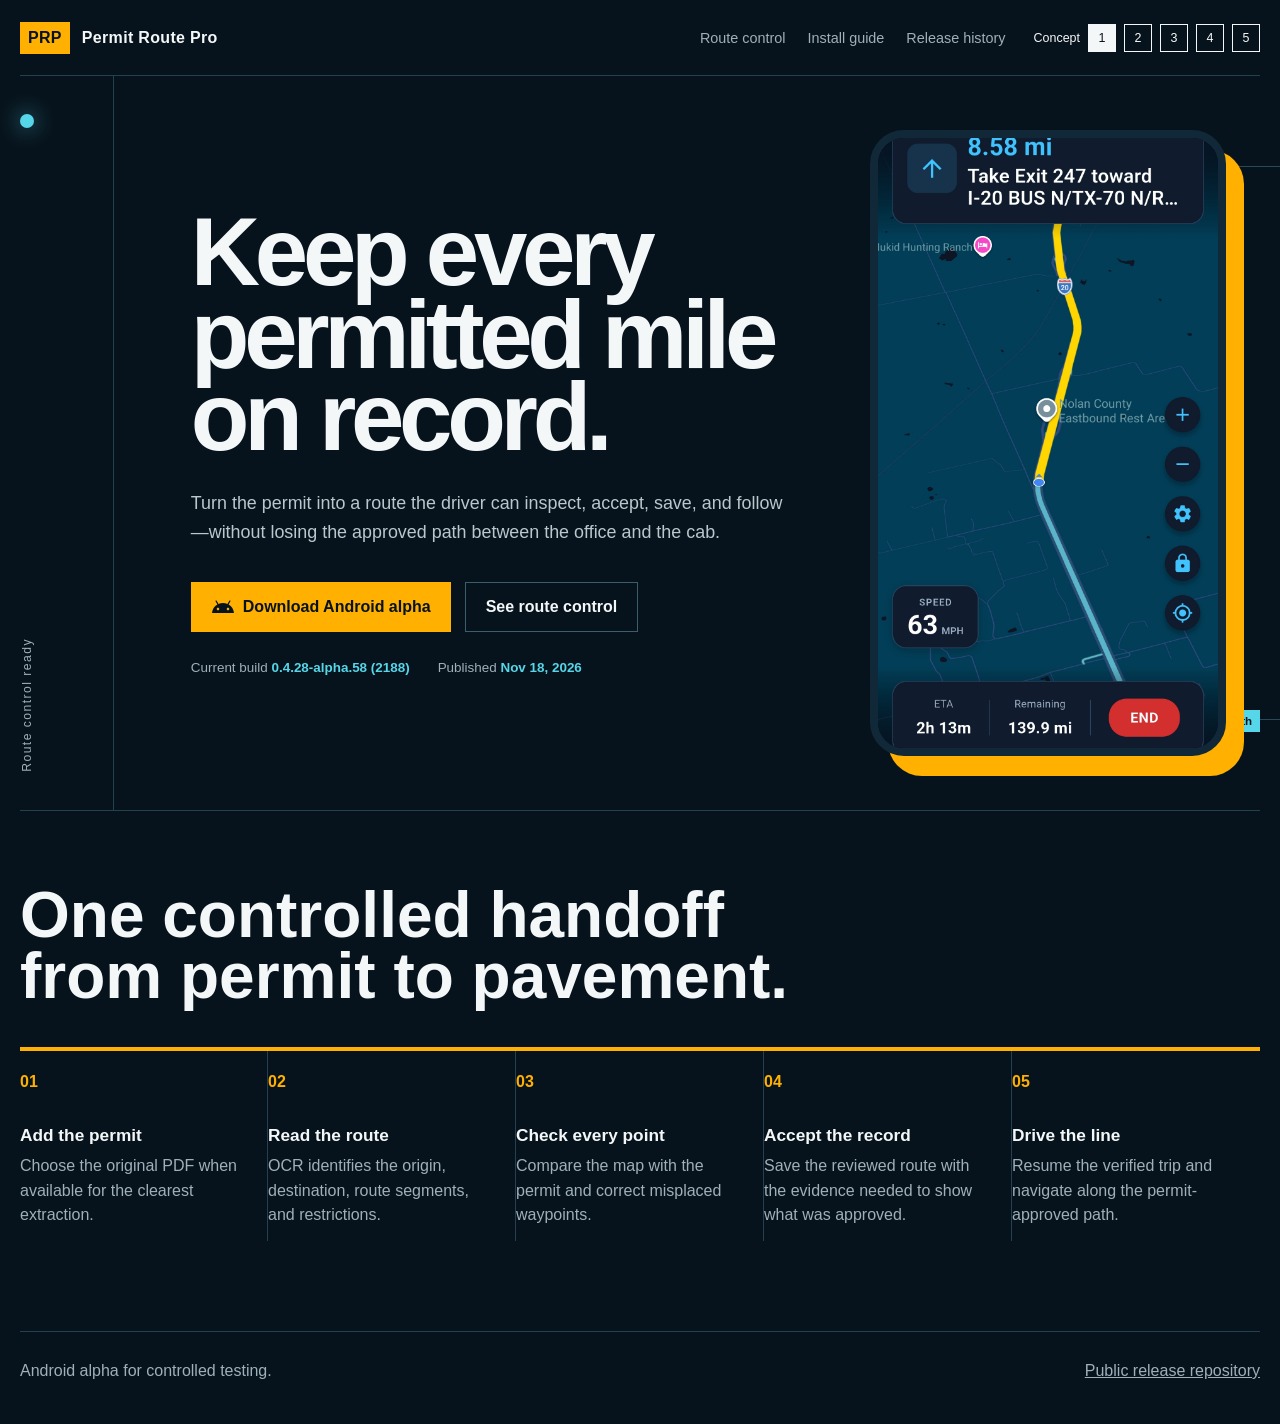
<file: concepts/night-dispatch.html>
<!DOCTYPE html>
<html lang="en">
  <head>
    <meta charset="utf-8">
    <meta name="robots" content="noindex">
    <meta name="viewport" content="width=device-width, initial-scale=1">
    <meta name="description" content="Night Dispatch design concept for Permit Route Pro.">
    <title>Night Dispatch — Permit Route Pro concept</title>
    <link rel="stylesheet" href="concepts.css?v=0.4.28-alpha.58-cdb2f9b-56">
  </head>
  <body class="night">
    <a class="skip-link" href="#main">Skip to content</a>
    <header class="night-shell">
      <nav class="night-nav" aria-label="Primary navigation">
        <a class="night-brand" href="../index.html"><b>PRP</b> Permit Route Pro</a>
        <div class="night-links">
          <a href="#workflow">Route control</a>
          <a href="../index.html#install">Install guide</a>
          <a href="../index.html#history">Release history</a>
        </div>
        <div class="concept-jump" role="group" aria-label="Design concepts">
          <span>Concept</span>
          <a href="night-dispatch.html" aria-current="page"><span>1</span></a>
          <a href="permit-ledger.html"><span>2</span></a>
          <a href="high-visibility.html"><span>3</span></a>
          <a href="route-atlas.html"><span>4</span></a>
          <a href="clear-passage.html"><span>5</span></a>
        </div>
      </nav>
    </header>

    <main id="main" class="night-shell">
      <section class="night-hero">
        <aside class="status-rail" aria-label="System status">
          <span class="status-light" aria-hidden="true"></span>
          <p>Route control ready</p>
        </aside>
        <div class="night-copy">
          <h1>Keep every permitted mile on record.</h1>
          <p>
            Turn the permit into a route the driver can inspect, accept, save, and
            follow—without losing the approved path between the office and the cab.
          </p>
          <div class="night-actions">
            <a class="route-button primary" data-download href="https://github.com/ussblade/PermitRoutePro-Alpha-Releases/releases">Download Android alpha</a>
            <a class="route-button secondary" href="#workflow">See route control</a>
          </div>
          <div class="release-line">
            <span>Current build <strong data-version>Checking…</strong></span>
            <span>Published <strong data-published>Checking…</strong></span>
          </div>
        </div>
        <div class="night-visual">
          <div class="phone-shot">
            <img src="../assets/screenshots/route-verification.jpg" alt="Permit Route Pro route verification screen">
          </div>
        </div>
      </section>

      <section class="night-process" id="workflow">
        <h2>One controlled handoff from permit to pavement.</h2>
        <div class="process-track">
          <article><span>01</span><h3>Add the permit</h3><p>Choose the original PDF when available for the clearest extraction.</p></article>
          <article><span>02</span><h3>Read the route</h3><p>OCR identifies the origin, destination, route segments, and restrictions.</p></article>
          <article><span>03</span><h3>Check every point</h3><p>Compare the map with the permit and correct misplaced waypoints.</p></article>
          <article><span>04</span><h3>Accept the record</h3><p>Save the reviewed route with the evidence needed to show what was approved.</p></article>
          <article><span>05</span><h3>Drive the line</h3><p>Resume the verified trip and navigate along the permit-approved path.</p></article>
        </div>
      </section>
    </main>

    <footer class="night-shell night-footer">
      <span>Android alpha for controlled testing.</span>
      <a href="https://github.com/ussblade/PermitRoutePro-Alpha-Releases">Public release repository</a>
    </footer>
    <script src="../apk-downloads.js?v=0.4.28-alpha.58-cdb2f9b-56"></script>
    <script src="concepts.js"></script>
  </body>
</html>
</file>
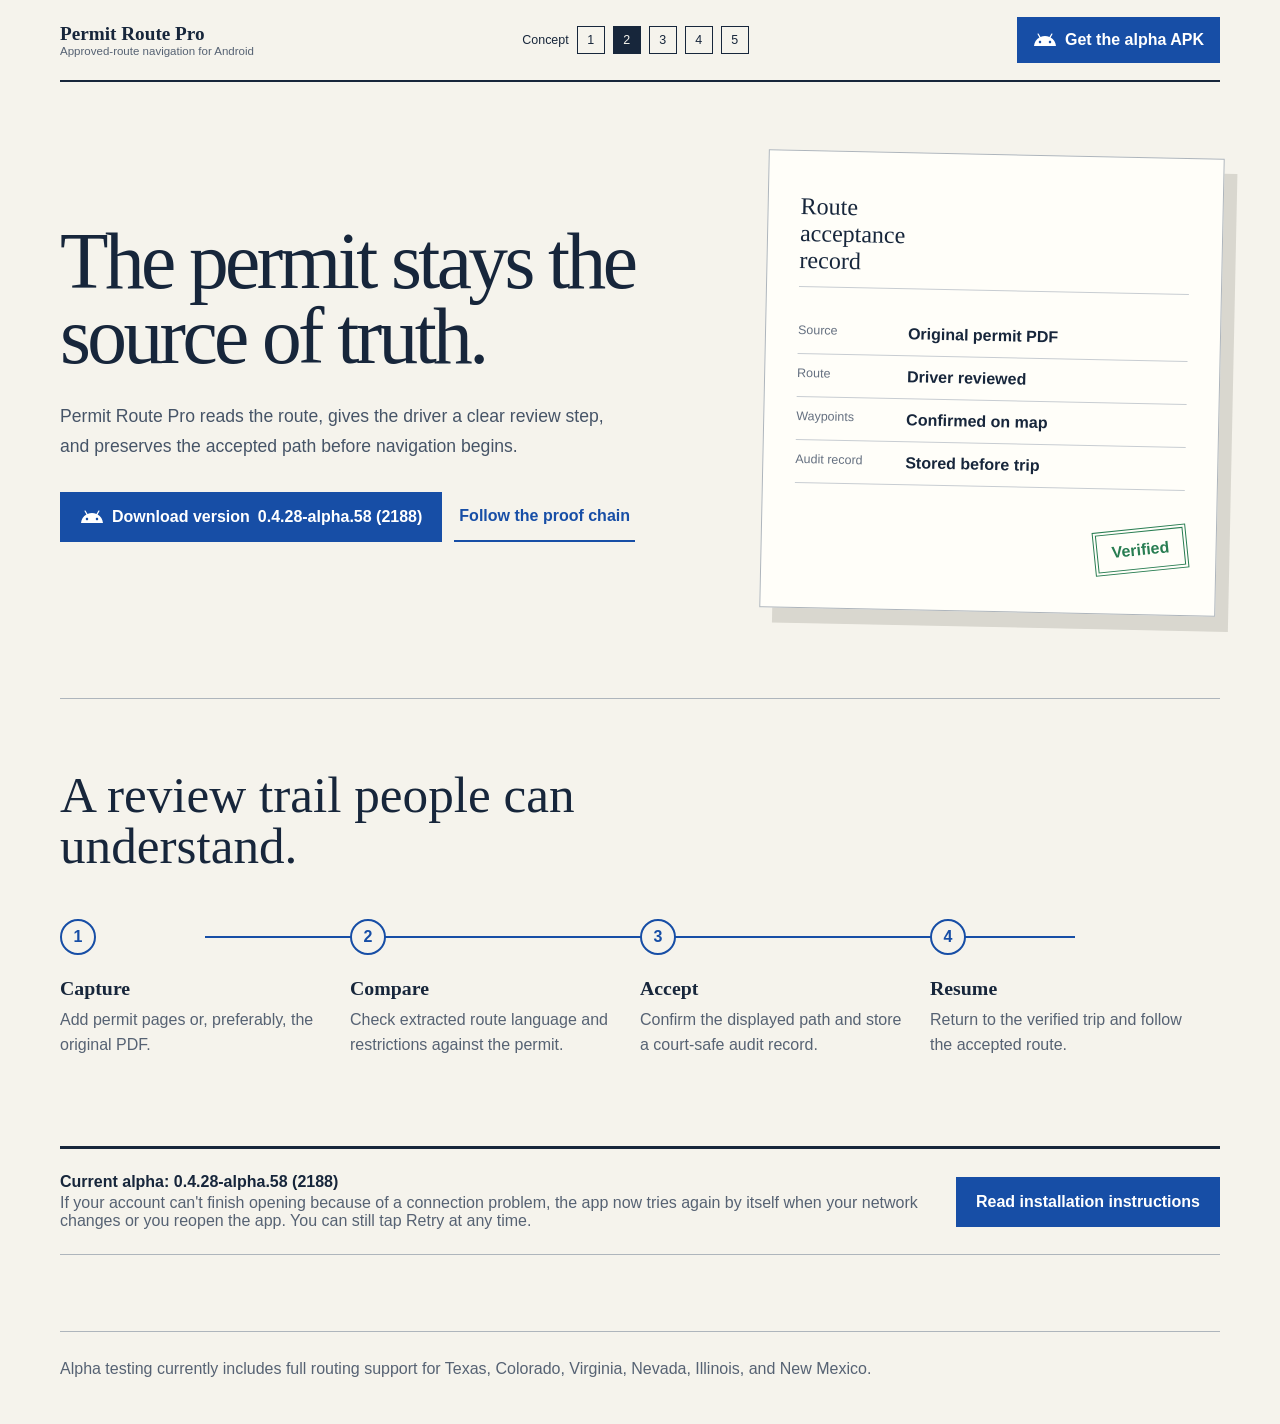
<file: concepts/permit-ledger.html>
<!DOCTYPE html>
<html lang="en">
  <head>
    <meta charset="utf-8">
    <meta name="robots" content="noindex">
    <meta name="viewport" content="width=device-width, initial-scale=1">
    <meta name="description" content="Permit Ledger design concept for Permit Route Pro.">
    <title>Permit Ledger — Permit Route Pro concept</title>
    <link rel="stylesheet" href="concepts.css?v=0.4.28-alpha.58-cdb2f9b-56">
  </head>
  <body class="ledger">
    <a class="skip-link" href="#main">Skip to content</a>
    <header class="ledger-wrap">
      <nav class="ledger-nav" aria-label="Primary navigation">
        <a class="ledger-brand" href="../index.html">Permit Route Pro <small>Approved-route navigation for Android</small></a>
        <div class="concept-jump" role="group" aria-label="Design concepts">
          <span>Concept</span>
          <a href="night-dispatch.html"><span>1</span></a>
          <a href="permit-ledger.html" aria-current="page"><span>2</span></a>
          <a href="high-visibility.html"><span>3</span></a>
          <a href="route-atlas.html"><span>4</span></a>
          <a href="clear-passage.html"><span>5</span></a>
        </div>
        <a class="ledger-download" data-download href="https://github.com/ussblade/PermitRoutePro-Alpha-Releases/releases">Get the alpha APK</a>
      </nav>
    </header>

    <main id="main" class="ledger-wrap">
      <section class="ledger-hero">
        <div class="ledger-copy">
          <h1>The permit stays the source of truth.</h1>
          <p>
            Permit Route Pro reads the route, gives the driver a clear review step,
            and preserves the accepted path before navigation begins.
          </p>
          <div class="ledger-actions">
            <a class="route-button primary" data-download href="https://github.com/ussblade/PermitRoutePro-Alpha-Releases/releases">Download version <span data-version>latest alpha</span></a>
            <a class="route-button secondary" href="#proof">Follow the proof chain</a>
          </div>
        </div>

        <aside class="permit-sheet" aria-label="Example verified permit record">
          <div class="sheet-head">Route acceptance record</div>
          <dl>
            <div><dt>Source</dt><dd>Original permit PDF</dd></div>
            <div><dt>Route</dt><dd>Driver reviewed</dd></div>
            <div><dt>Waypoints</dt><dd>Confirmed on map</dd></div>
            <div><dt>Audit record</dt><dd>Stored before trip</dd></div>
          </dl>
        </aside>
      </section>

      <section class="proof" id="proof">
        <h2>A review trail people can understand.</h2>
        <div class="proof-chain">
          <article><span>1</span><h3>Capture</h3><p>Add permit pages or, preferably, the original PDF.</p></article>
          <article><span>2</span><h3>Compare</h3><p>Check extracted route language and restrictions against the permit.</p></article>
          <article><span>3</span><h3>Accept</h3><p>Confirm the displayed path and store a court-safe audit record.</p></article>
          <article><span>4</span><h3>Resume</h3><p>Return to the verified trip and follow the accepted route.</p></article>
        </div>
      </section>

      <section class="ledger-release" aria-label="Current release">
        <div>
          <strong>Current alpha: <span data-version>Checking…</span></strong>
          <p data-release-note>Loading the current release note…</p>
        </div>
        <a class="route-button primary" href="../index.html#install">Read installation instructions</a>
      </section>
    </main>

    <footer class="ledger-wrap ledger-footer">
      Alpha testing currently includes full routing support for Texas, Colorado, Virginia, Nevada, Illinois, and New Mexico.
    </footer>
    <script src="../apk-downloads.js?v=0.4.28-alpha.58-cdb2f9b-56"></script>
    <script src="concepts.js"></script>
  </body>
</html>
</file>
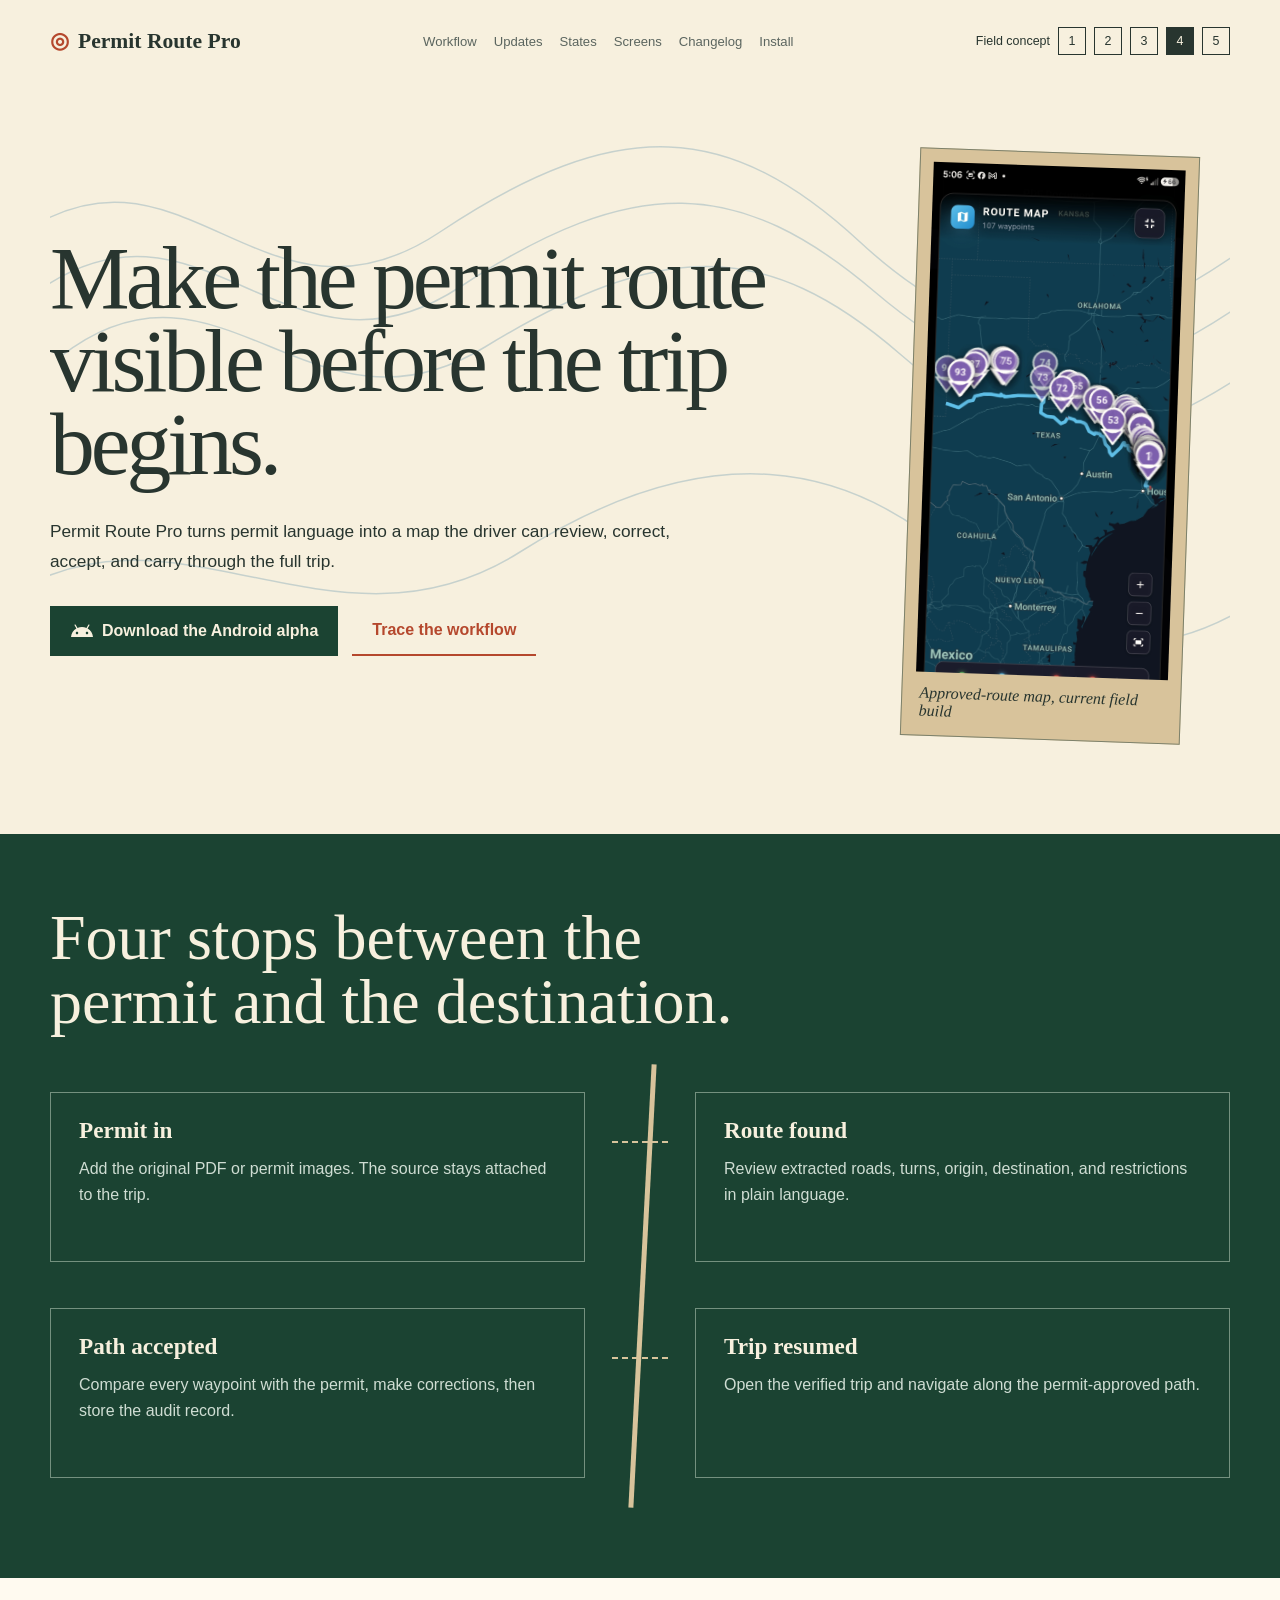
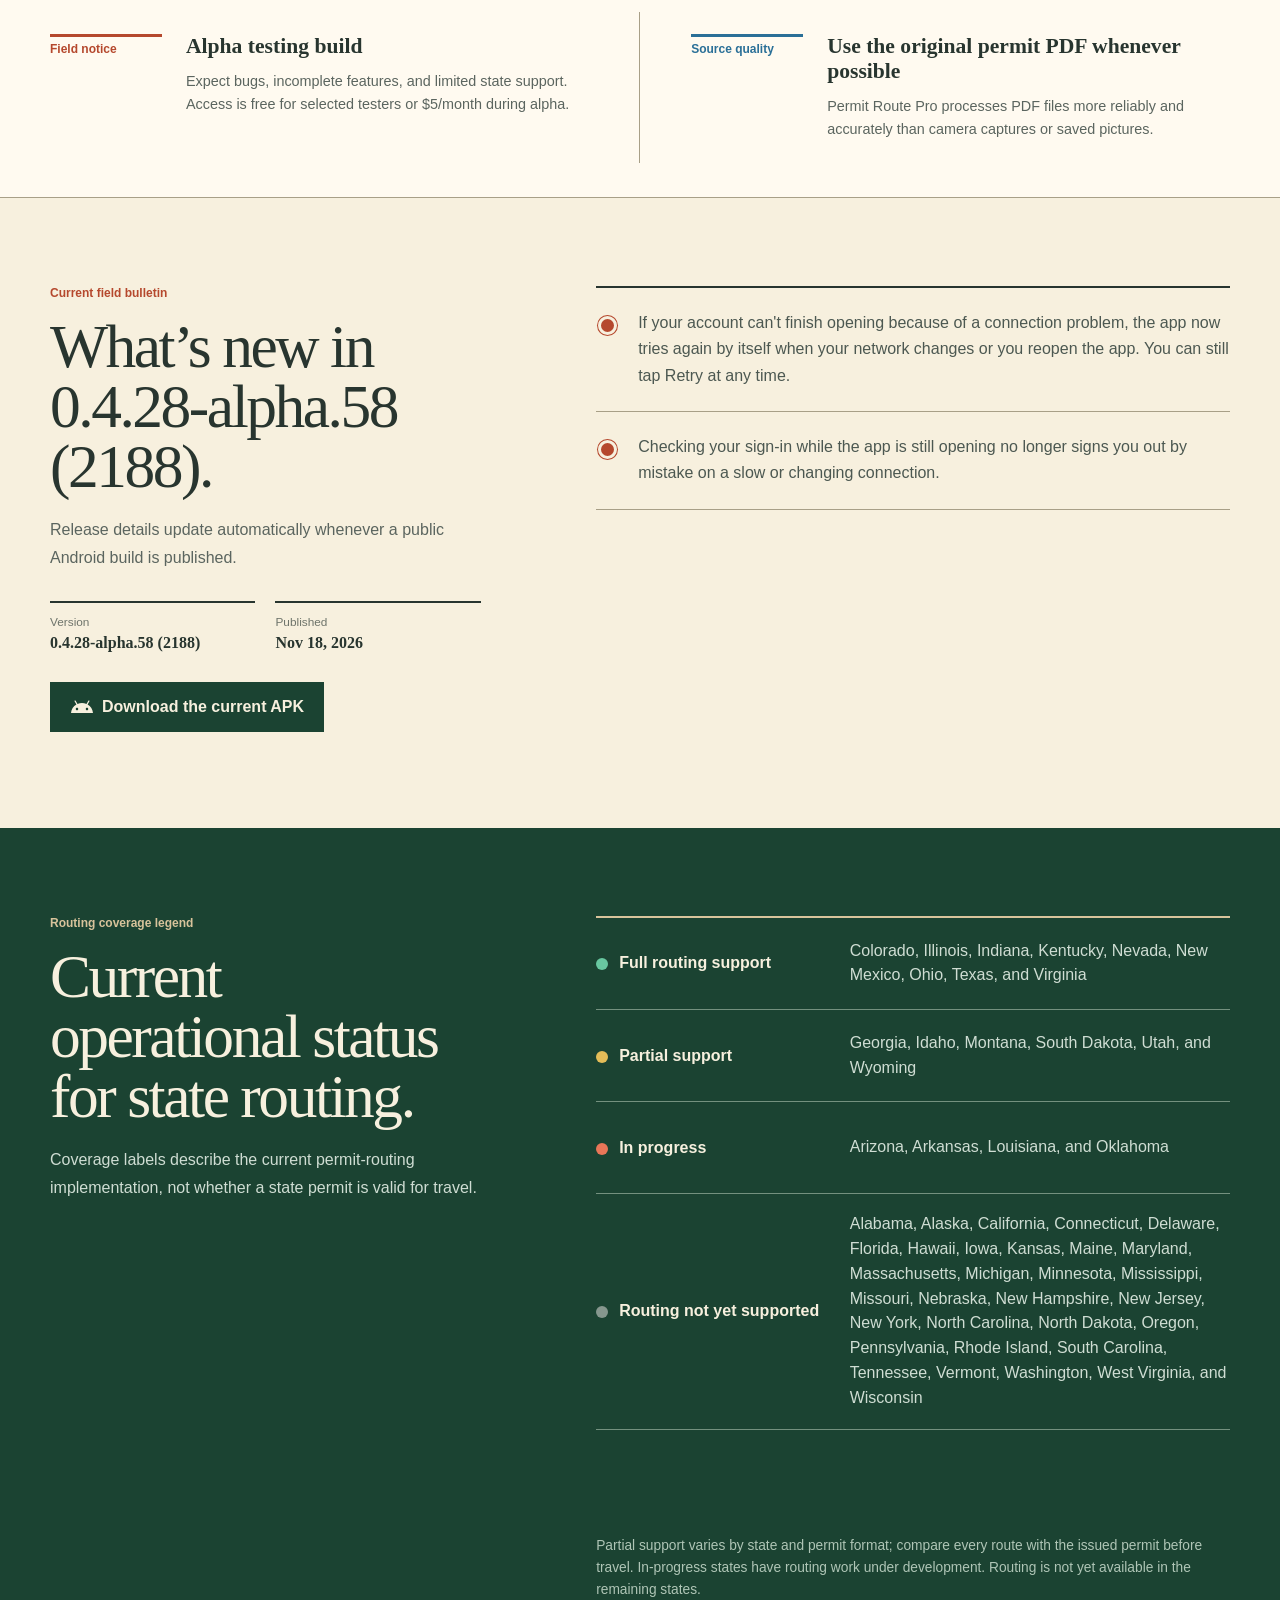
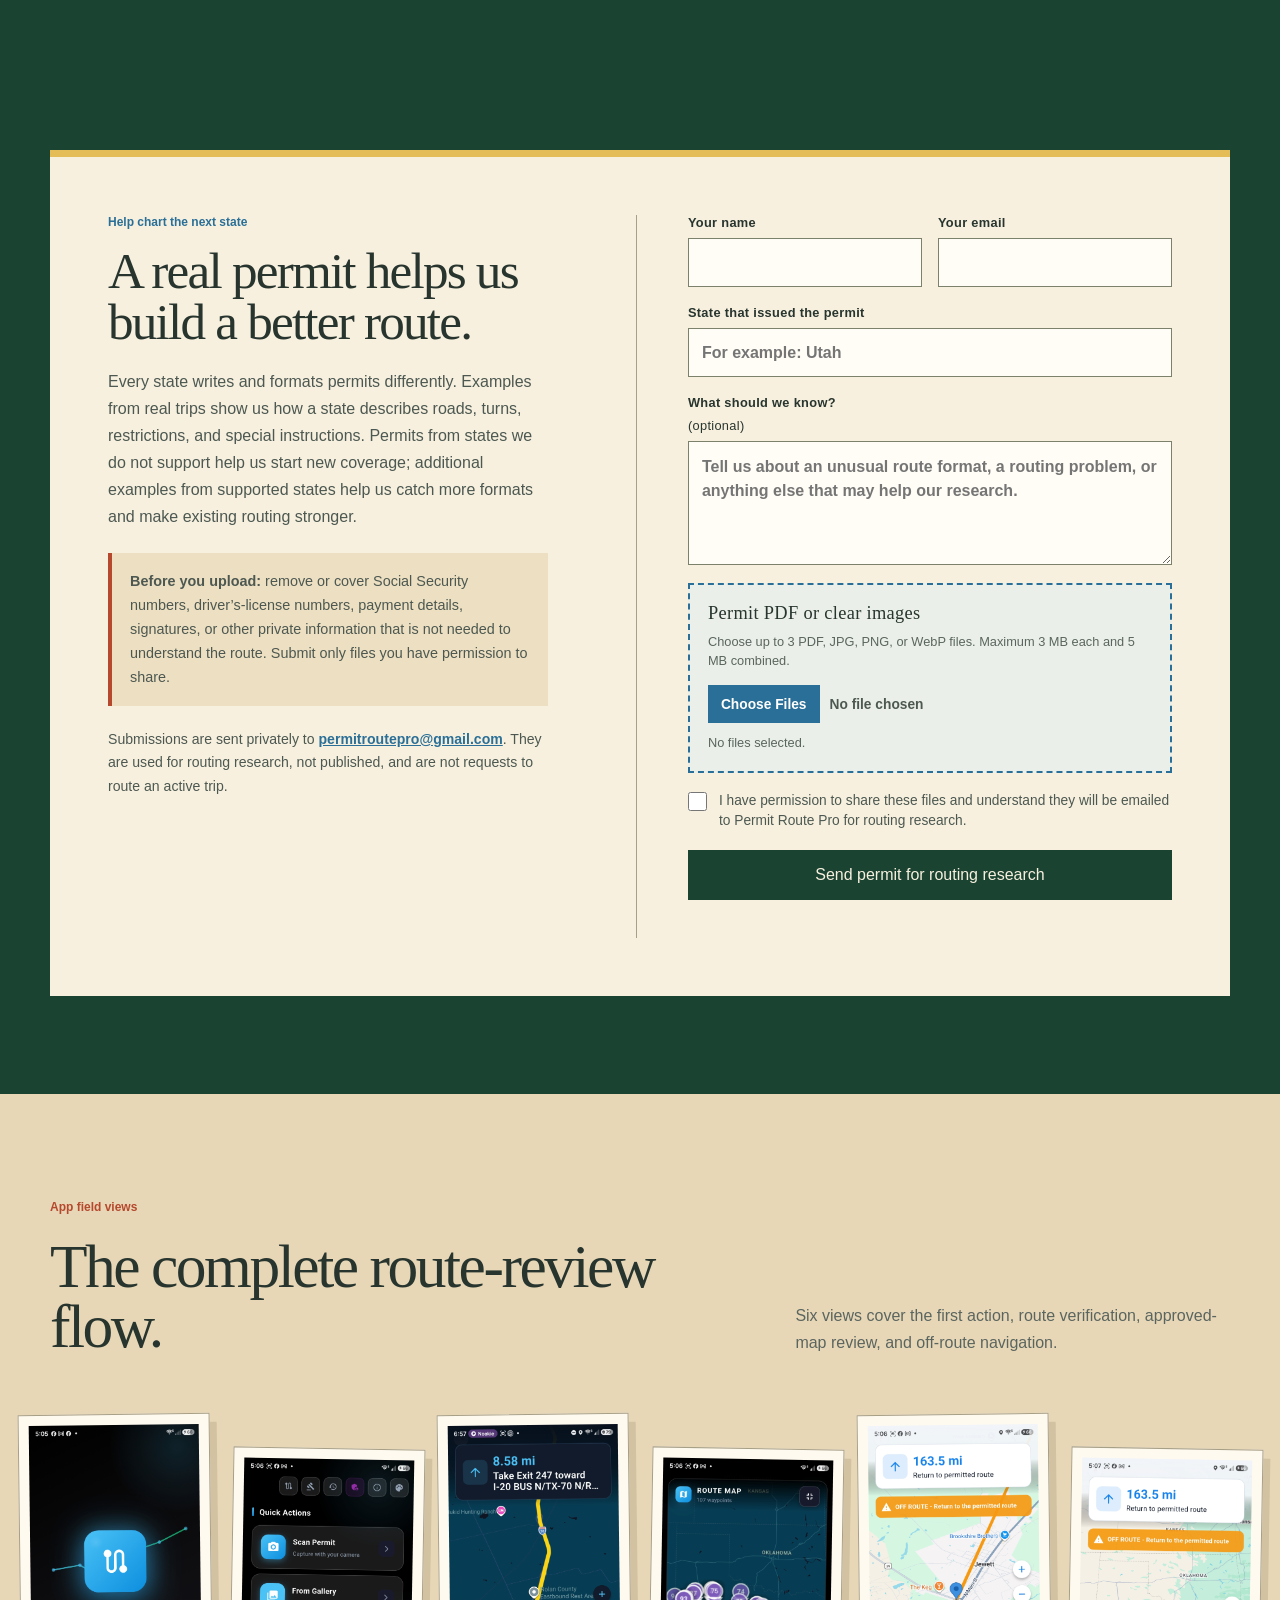
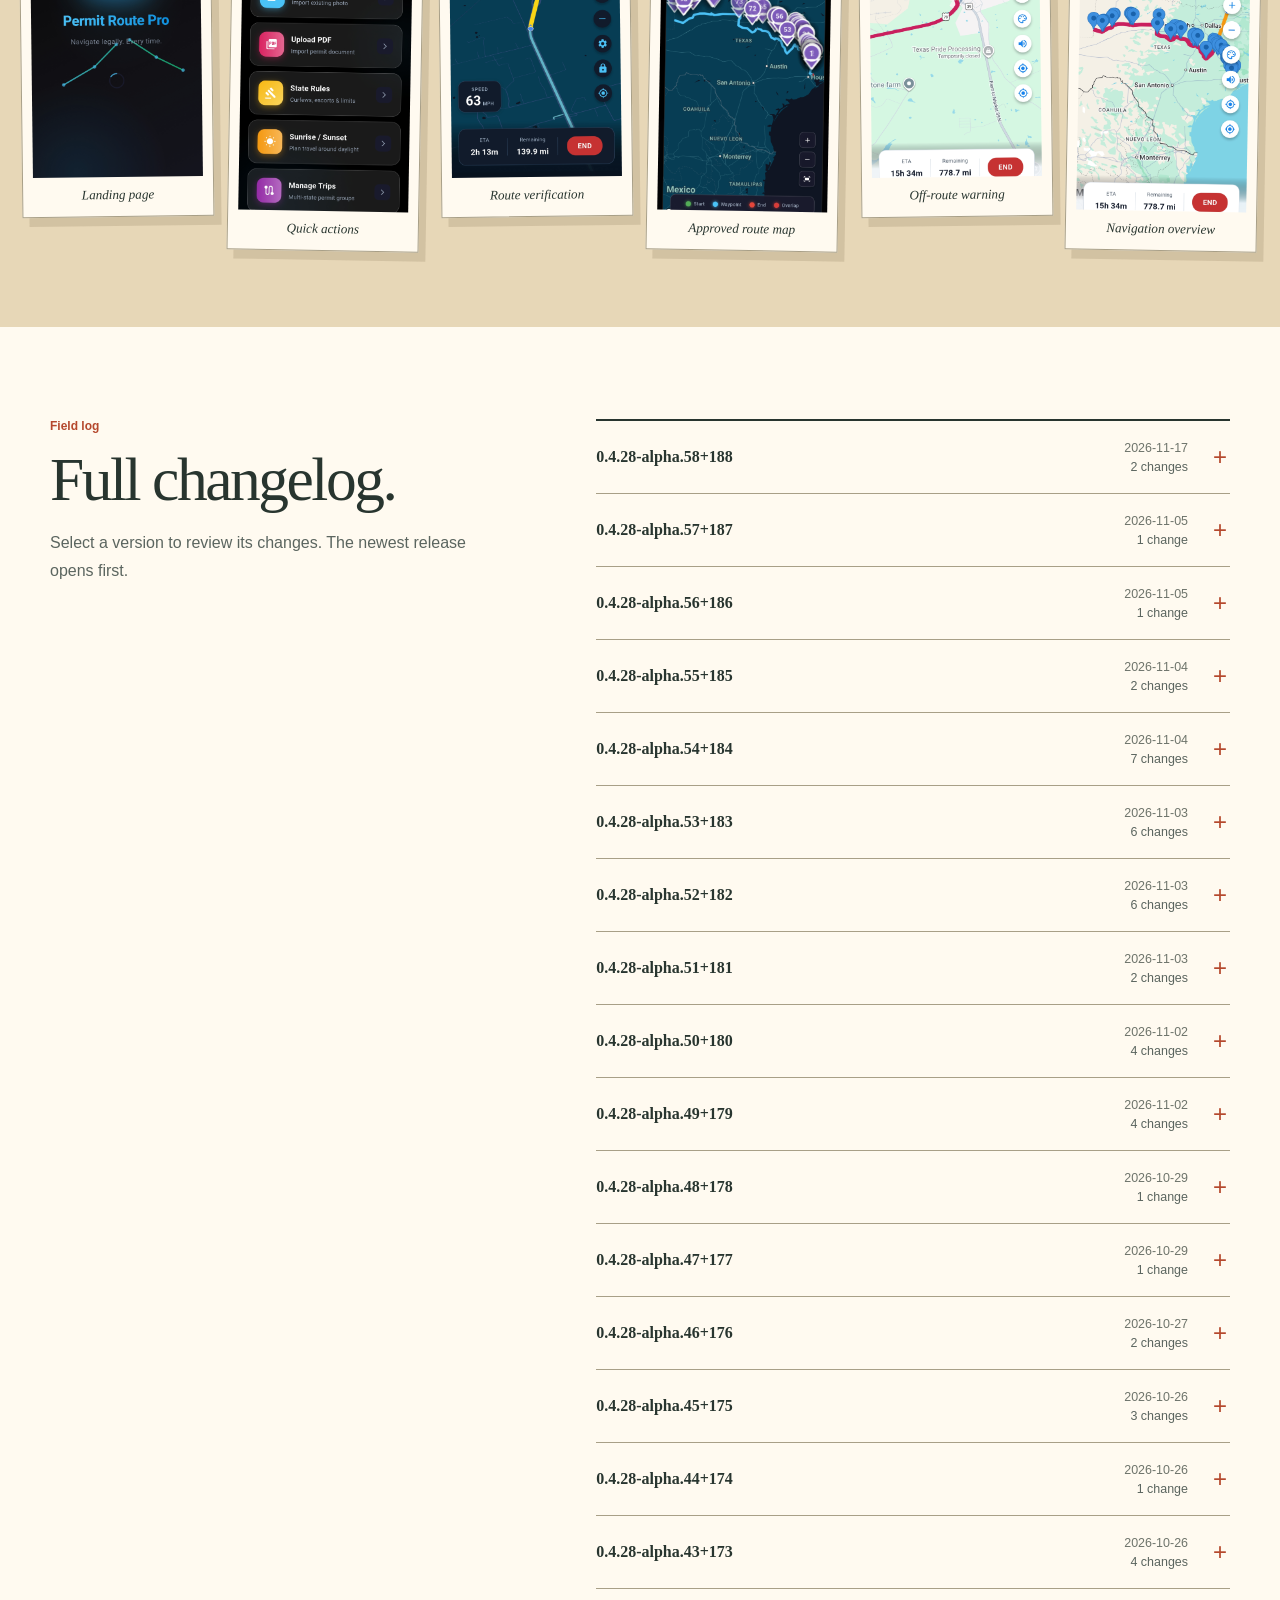
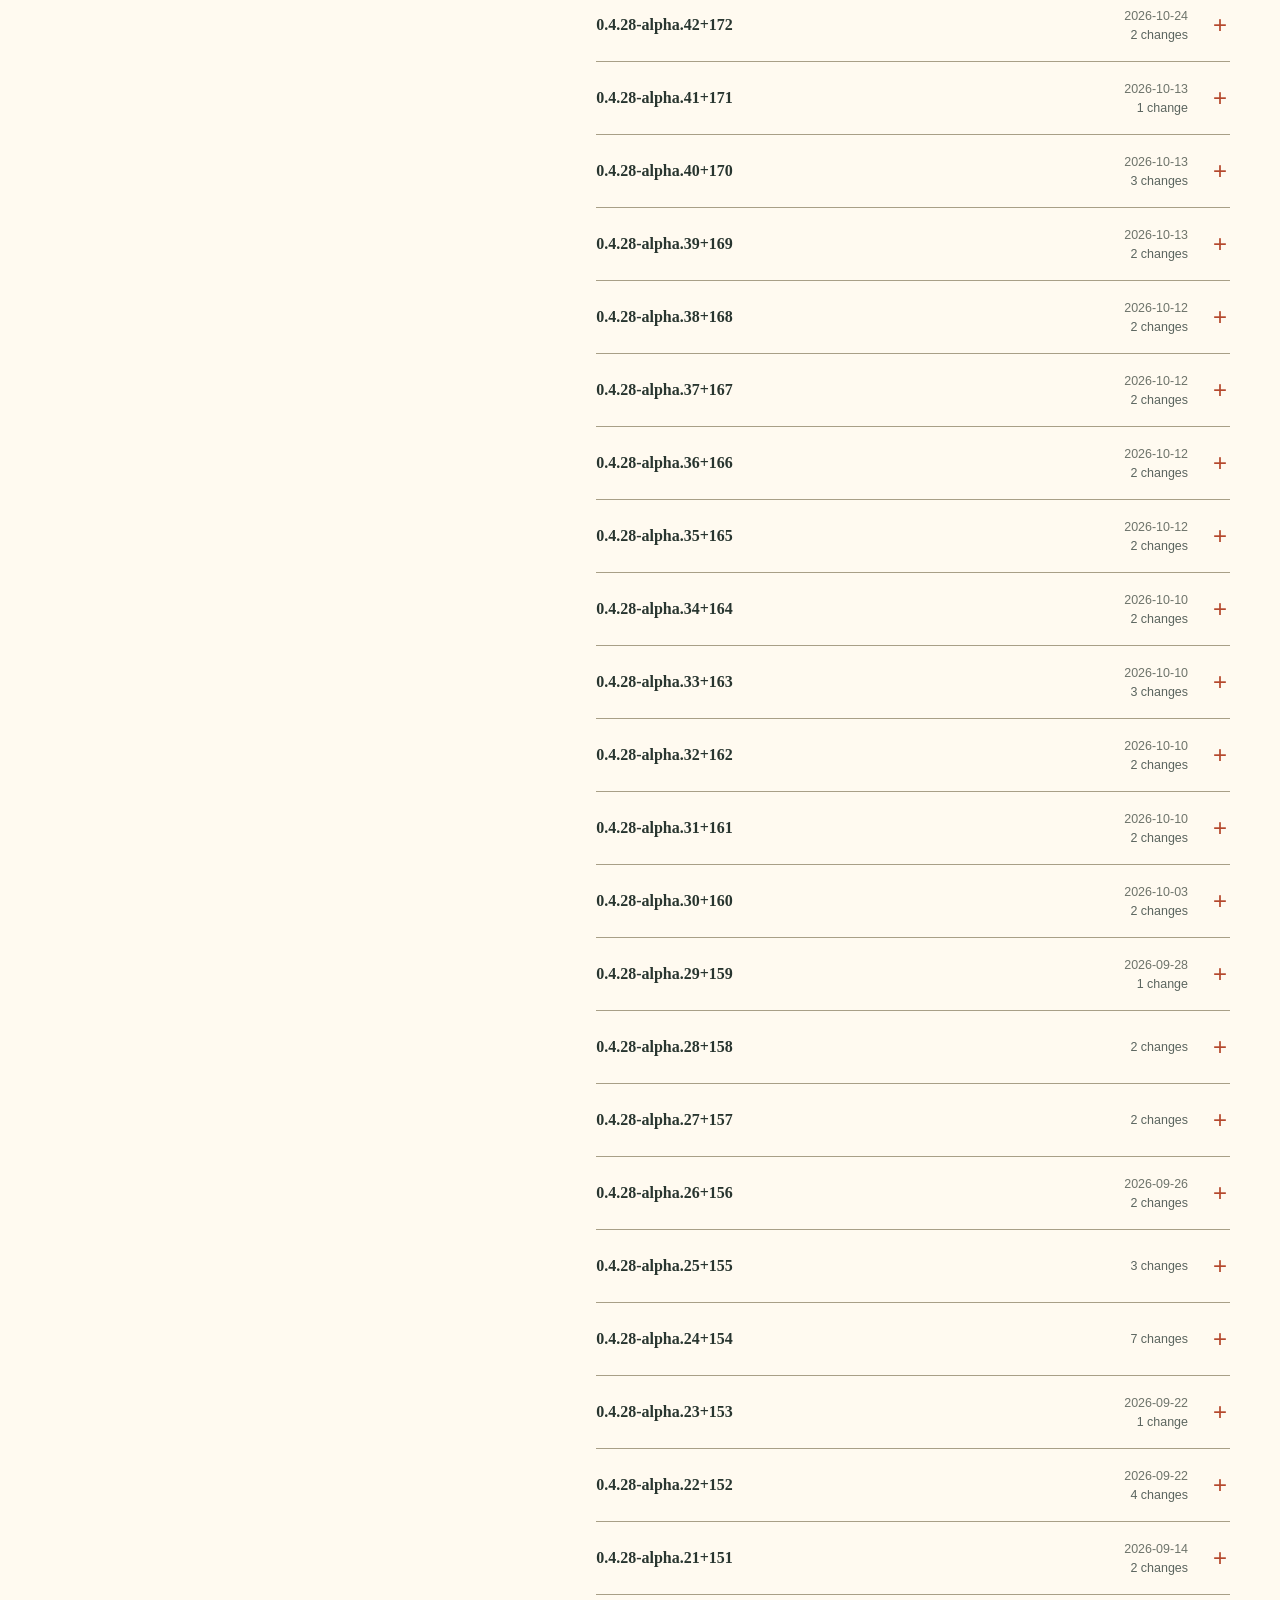
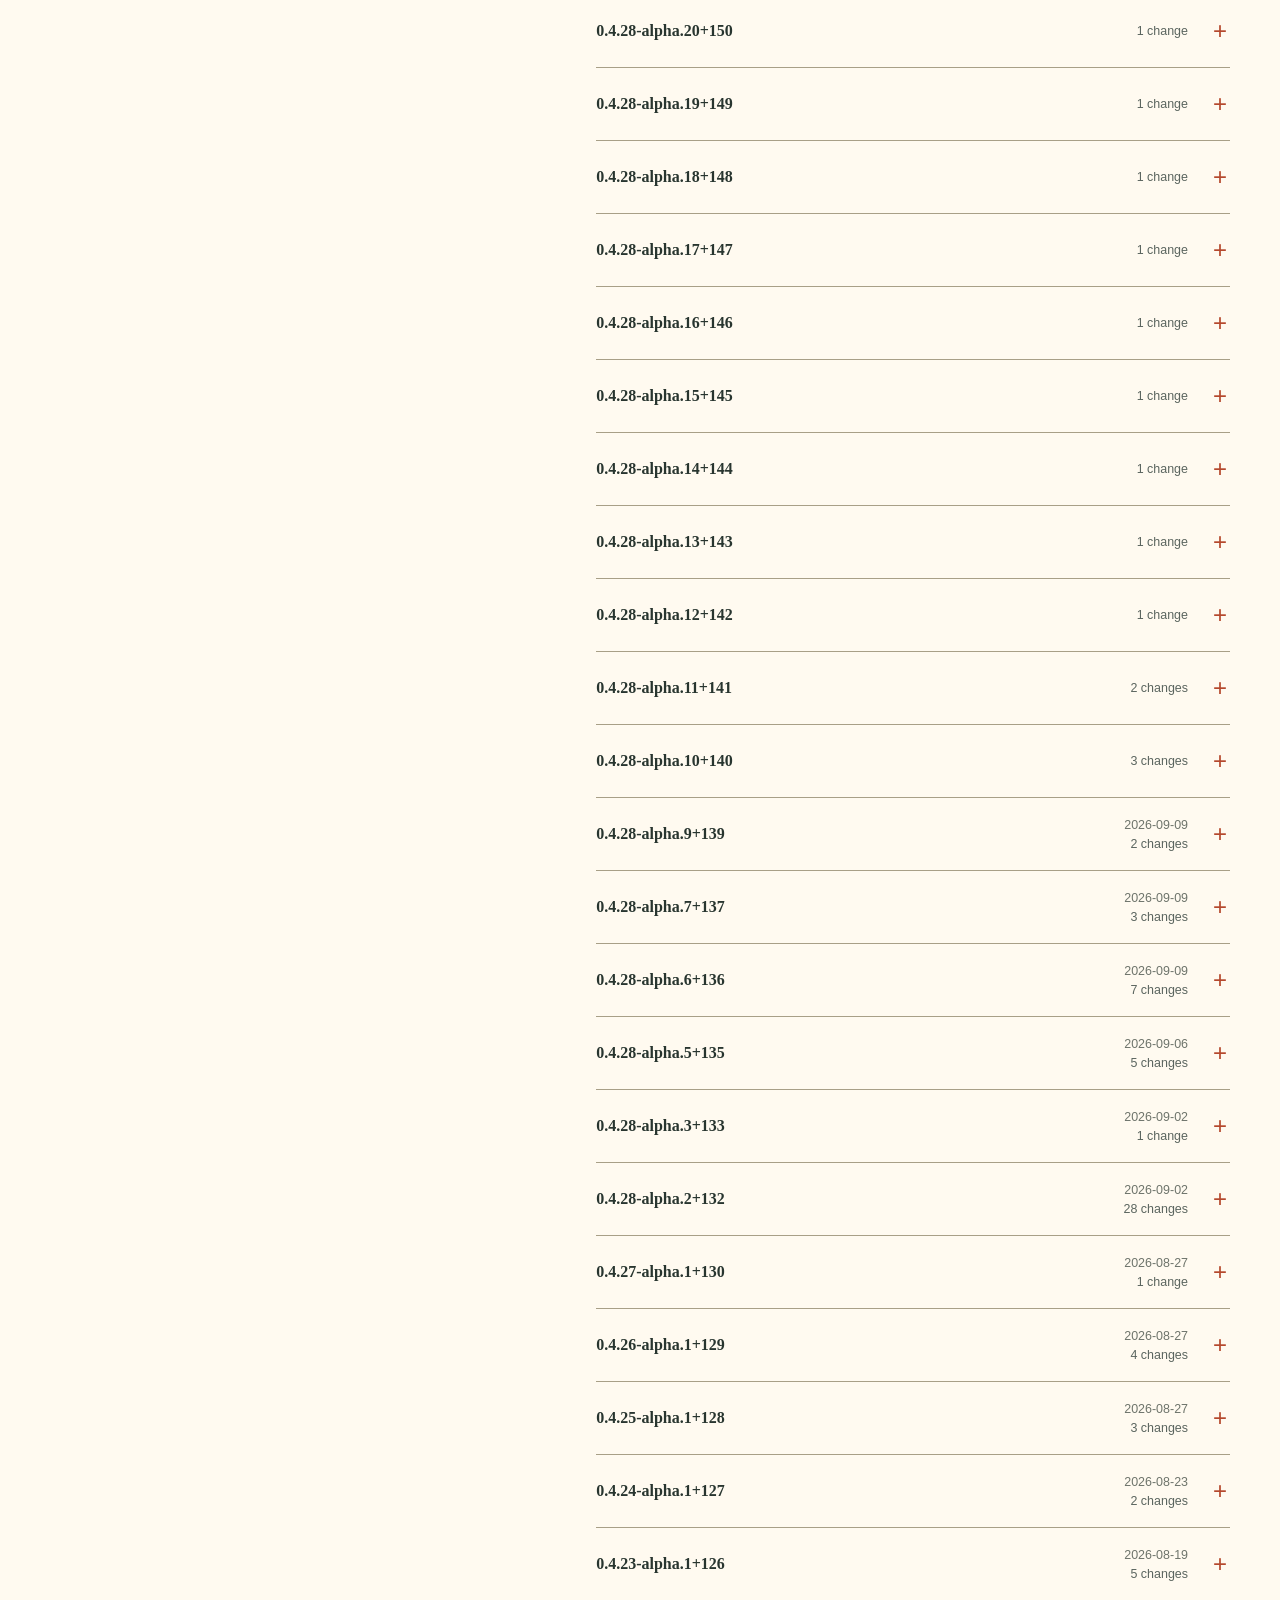
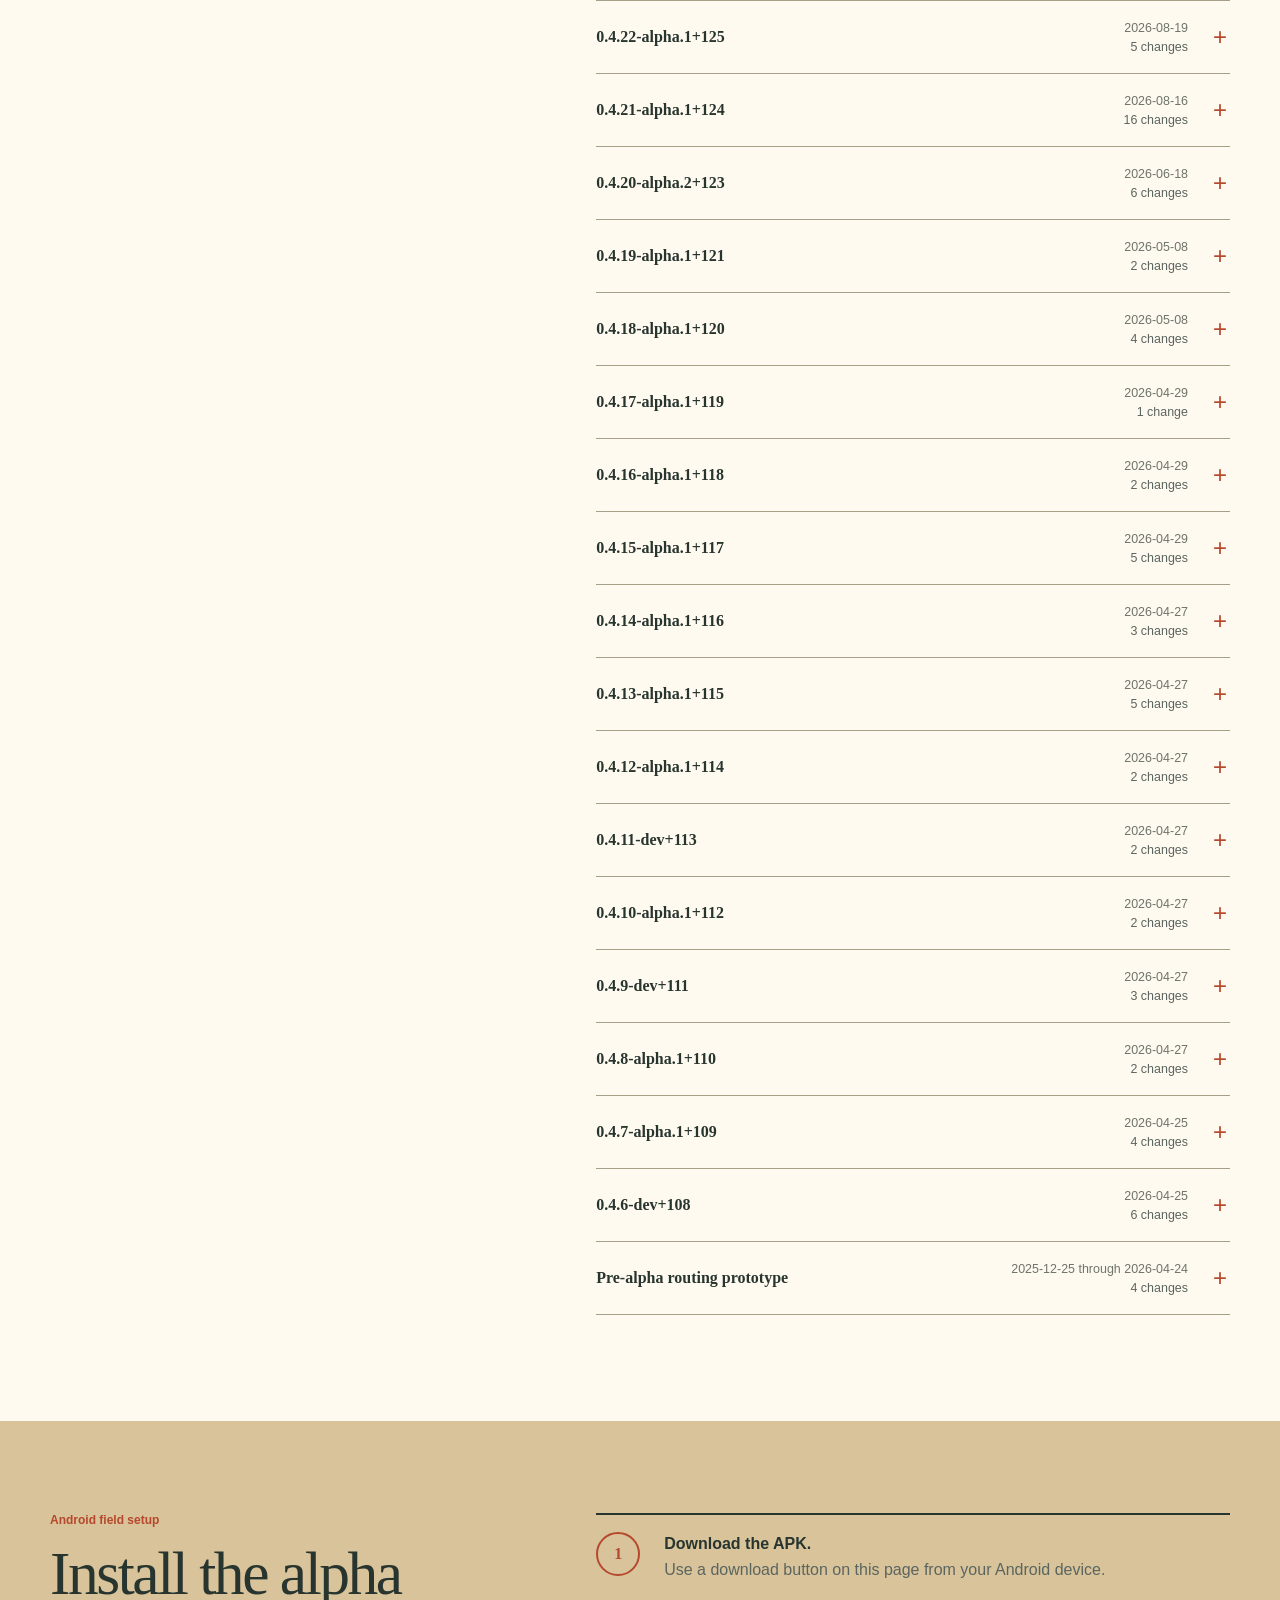
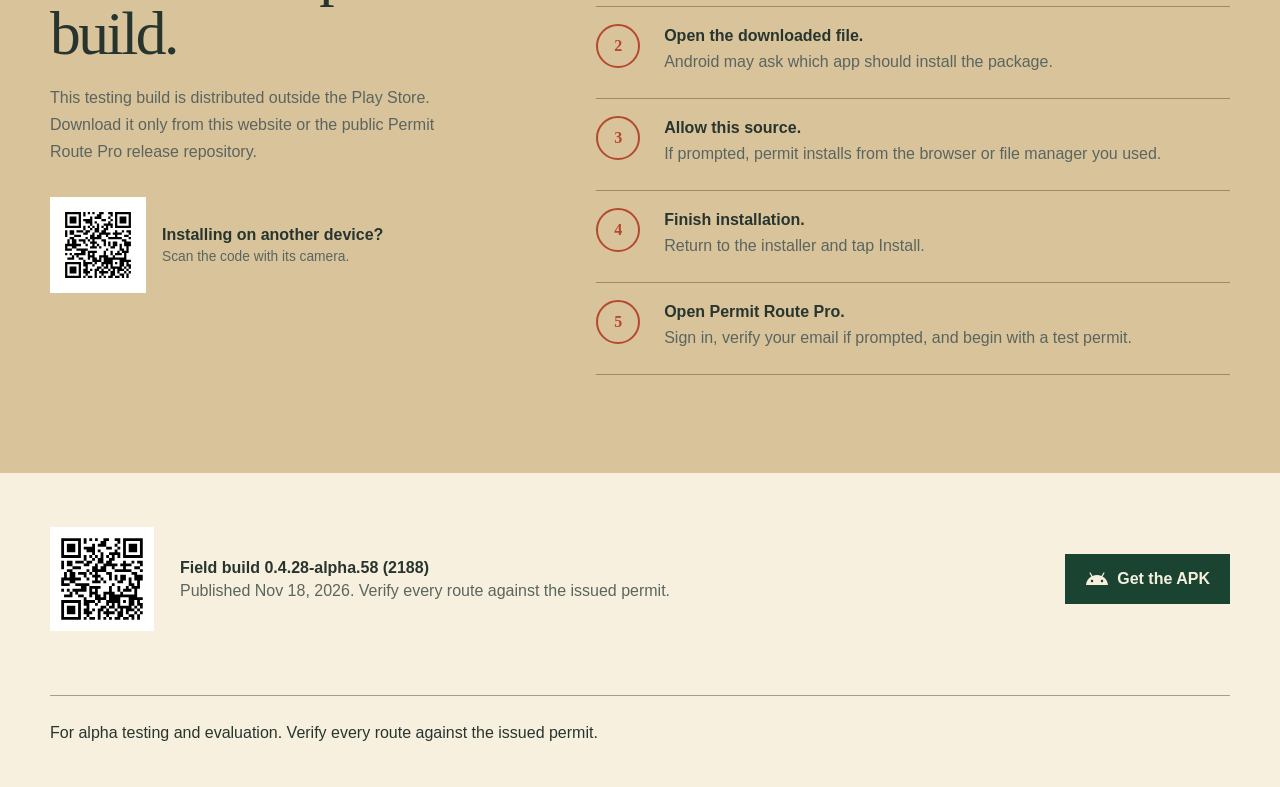
<file: concepts/route-atlas.html>
<!DOCTYPE html>
<html lang="en">
  <head>
    <meta charset="utf-8">
    <meta name="robots" content="noindex">
    <meta name="viewport" content="width=device-width, initial-scale=1">
    <meta name="description" content="Download Permit Route Pro for Android, review state routing support, screenshots, release notes, and installation guidance.">
    <title>Route Atlas — Permit Route Pro</title>
    <link rel="stylesheet" href="concepts.css?v=0.4.28-alpha.58-cdb2f9b-56">
  </head>
  <body class="atlas" id="top">
    <a class="skip-link" href="#main">Skip to content</a>
    <header class="atlas-wrap">
      <nav class="atlas-nav" aria-label="Primary navigation">
        <a class="atlas-brand" href="#top">Permit Route Pro</a>
        <div class="atlas-links">
          <a href="#route">Workflow</a>
          <a href="#updates">Updates</a>
          <a href="#coverage">States</a>
          <a href="#screens">Screens</a>
          <a href="#history">Changelog</a>
          <a href="#install">Install</a>
        </div>
        <div class="concept-jump" role="group" aria-label="Design concepts">
          <span>Field concept</span>
          <a href="night-dispatch.html"><span>1</span></a>
          <a href="permit-ledger.html"><span>2</span></a>
          <a href="high-visibility.html"><span>3</span></a>
          <a href="route-atlas.html" aria-current="page"><span>4</span></a>
          <a href="clear-passage.html"><span>5</span></a>
        </div>
      </nav>
    </header>

    <main id="main">
      <section class="atlas-wrap atlas-hero">
        <svg class="contours" viewBox="0 0 1180 680" aria-hidden="true" preserveAspectRatio="none">
          <g fill="none" stroke="#2a6f97" stroke-width="1.5">
            <path d="M-40 160C130 30 210 270 390 150S680 40 810 160s240 120 420-20"/>
            <path d="M-20 215C150 85 235 320 410 205S690 95 825 210s240 110 400-12"/>
            <path d="M10 275C170 150 260 372 435 265S715 155 850 272s230 105 380-5"/>
            <path d="M-50 520C120 400 280 590 470 470s330-90 440 10 210 110 330 15"/>
          </g>
        </svg>
        <div class="atlas-copy">
          <h1>Make the permit route visible before the trip begins.</h1>
          <p>
            Permit Route Pro turns permit language into a map the driver can review,
            correct, accept, and carry through the full trip.
          </p>
          <div class="atlas-actions">
            <a class="route-button primary" data-download href="https://github.com/ussblade/PermitRoutePro-Alpha-Releases/releases">Download the Android alpha</a>
            <a class="route-button secondary" href="#route">Trace the workflow</a>
          </div>
        </div>
        <figure class="atlas-inset">
          <img src="../assets/screenshots/route-map.jpg" alt="Permit Route Pro approved route map">
          <p>Approved-route map, current field build</p>
        </figure>
      </section>

      <section class="route-spine" id="route">
        <div class="atlas-wrap">
          <h2>Four stops between the permit and the destination.</h2>
          <div class="atlas-route">
            <article class="atlas-stop"><h3>Permit in</h3><p>Add the original PDF or permit images. The source stays attached to the trip.</p></article>
            <article class="atlas-stop"><h3>Route found</h3><p>Review extracted roads, turns, origin, destination, and restrictions in plain language.</p></article>
            <article class="atlas-stop"><h3>Path accepted</h3><p>Compare every waypoint with the permit, make corrections, then store the audit record.</p></article>
            <article class="atlas-stop"><h3>Trip resumed</h3><p>Open the verified trip and navigate along the permit-approved path.</p></article>
          </div>
        </div>
      </section>

      <section class="atlas-field-notes" aria-label="Important alpha testing information">
        <div class="atlas-wrap field-note-grid">
          <article class="field-note alpha-note">
            <span>Field notice</span>
            <div>
              <h2>Alpha testing build</h2>
              <p>Expect bugs, incomplete features, and limited state support. Access is free for selected testers or $5/month during alpha.</p>
            </div>
          </article>
          <article class="field-note pdf-note">
            <span>Source quality</span>
            <div>
              <h2>Use the original permit PDF whenever possible</h2>
              <p>Permit Route Pro processes PDF files more reliably and accurately than camera captures or saved pictures.</p>
            </div>
          </article>
        </div>
      </section>

      <section class="atlas-bulletin" id="updates">
        <div class="atlas-wrap bulletin-grid">
          <header>
            <p class="map-key">Current field bulletin</p>
            <h2>What’s new in <span data-version>the latest release</span>.</h2>
            <p>Release details update automatically whenever a public Android build is published.</p>
            <dl class="atlas-build-facts">
              <div><dt>Version</dt><dd data-version>Checking…</dd></div>
              <div><dt>Published</dt><dd data-published>Checking…</dd></div>
            </dl>
            <a class="route-button primary" data-download href="https://github.com/ussblade/PermitRoutePro-Alpha-Releases/releases">Download the current APK</a>
          </header>
          <ul class="atlas-current-notes" data-release-list aria-live="polite">
            <li>Loading the latest release notes…</li>
          </ul>
        </div>
      </section>

      <section class="atlas-coverage" id="coverage">
        <div class="atlas-wrap coverage-atlas-grid">
          <header>
            <p class="map-key">Routing coverage legend</p>
            <h2>Current operational status for state routing.</h2>
            <p>Coverage labels describe the current permit-routing implementation, not whether a state permit is valid for travel.</p>
          </header>
          <table class="atlas-coverage-table">
            <caption class="sr-only">Current state routing support</caption>
            <tbody>
              <tr class="atlas-ready"><th scope="row"><span></span>Full routing support</th><td>Colorado, Illinois, Indiana, Kentucky, Nevada, New Mexico, Ohio, Texas, and Virginia</td></tr>
              <tr class="atlas-partial"><th scope="row"><span></span>Partial support</th><td>Georgia, Idaho, Montana, South Dakota, Utah, and Wyoming</td></tr>
              <tr class="atlas-progress"><th scope="row"><span></span>In progress</th><td>Arizona, Arkansas, Louisiana, and Oklahoma</td></tr>
              <tr class="atlas-unsupported"><th scope="row"><span></span>Routing not yet supported</th><td>Alabama, Alaska, California, Connecticut, Delaware, Florida, Hawaii, Iowa, Kansas, Maine, Maryland, Massachusetts, Michigan, Minnesota, Mississippi, Missouri, Nebraska, New Hampshire, New Jersey, New York, North Carolina, North Dakota, Oregon, Pennsylvania, Rhode Island, South Carolina, Tennessee, Vermont, Washington, West Virginia, and Wisconsin</td></tr>
            </tbody>
          </table>
          <p class="atlas-coverage-note">Partial support varies by state and permit format; compare every route with the issued permit before travel. In-progress states have routing work under development. Routing is not yet available in the remaining states.</p>
          <section class="permit-research-callout" aria-labelledby="permit-research-title">
            <div class="permit-research-copy">
              <p class="map-key">Help chart the next state</p>
              <h3 id="permit-research-title">A real permit helps us build a better route.</h3>
              <p>Every state writes and formats permits differently. Examples from real trips show us how a state describes roads, turns, restrictions, and special instructions. Permits from states we do not support help us start new coverage; additional examples from supported states help us catch more formats and make existing routing stronger.</p>
              <p class="permit-privacy-note"><strong>Before you upload:</strong> remove or cover Social Security numbers, driver’s-license numbers, payment details, signatures, or other private information that is not needed to understand the route. Submit only files you have permission to share.</p>
              <p class="permit-email-note">Submissions are sent privately to <a href="mailto:permitroutepro@gmail.com">permitroutepro@gmail.com</a>. They are used for routing research, not published, and are not requests to route an active trip.</p>
            </div>
            <form class="permit-research-form" data-permit-form>
              <div class="permit-field-grid">
                <label>Your name<input name="name" type="text" autocomplete="name" maxlength="120" required></label>
                <label>Your email<input name="email" type="email" autocomplete="email" maxlength="254" required></label>
              </div>
              <label>State that issued the permit<input name="state" type="text" autocomplete="address-level1" maxlength="80" placeholder="For example: Utah" required></label>
              <label>What should we know? <span>(optional)</span><textarea name="notes" rows="4" maxlength="4000" placeholder="Tell us about an unusual route format, a routing problem, or anything else that may help our research."></textarea></label>
              <label class="permit-file-drop">
                <span>Permit PDF or clear images</span>
                <small>Choose up to 3 PDF, JPG, PNG, or WebP files. Maximum 3 MB each and 5 MB combined.</small>
                <input name="permitFiles" type="file" accept=".pdf,.jpg,.jpeg,.png,.webp,application/pdf,image/jpeg,image/png,image/webp" multiple required data-permit-files>
                <output data-permit-file-summary>No files selected.</output>
              </label>
              <label class="permit-consent"><input name="permissionConfirmed" type="checkbox" required><span>I have permission to share these files and understand they will be emailed to Permit Route Pro for routing research.</span></label>
              <button class="route-button permit-submit" type="submit">Send permit for routing research</button>
              <p class="permit-form-status" role="status" aria-live="polite" data-permit-status></p>
            </form>
          </section>
        </div>
      </section>

      <section class="atlas-screens" id="screens">
        <div class="atlas-wrap atlas-screens-heading">
          <p class="map-key">App field views</p>
          <h2>The complete route-review flow.</h2>
          <p>Six views cover the first action, route verification, approved-map review, and off-route navigation.</p>
        </div>
        <div class="atlas-contact-sheet" role="group" aria-label="Permit Route Pro screenshots">
          <figure><img src="../assets/screenshots/launch.jpg" alt="Permit Route Pro landing page"><figcaption>Landing page</figcaption></figure>
          <figure><img src="../assets/screenshots/home-actions.jpg" alt="Permit Route Pro quick actions screen"><figcaption>Quick actions</figcaption></figure>
          <figure><img src="../assets/screenshots/route-verification.jpg" alt="Permit Route Pro route verification map preview"><figcaption>Route verification</figcaption></figure>
          <figure><img src="../assets/screenshots/route-map.jpg" alt="Permit Route Pro expanded approved route map"><figcaption>Approved route map</figcaption></figure>
          <figure><img src="../assets/screenshots/off-route-detail.jpg" alt="Permit Route Pro off-route warning near the driver location"><figcaption>Off-route warning</figcaption></figure>
          <figure><img src="../assets/screenshots/off-route-overview.jpg" alt="Permit Route Pro off-route navigation overview"><figcaption>Navigation overview</figcaption></figure>
        </div>
      </section>

      <section class="atlas-log" id="history">
        <div class="atlas-wrap atlas-log-grid">
          <header>
            <p class="map-key">Field log</p>
            <h2>Full changelog.</h2>
            <p>Select a version to review its changes. The newest release opens first.</p>
          </header>
          <div class="atlas-release-history" data-changelog aria-live="polite">
            <p>Loading the complete release history…</p>
          </div>
        </div>
      </section>

      <section class="atlas-install" id="install">
        <div class="atlas-wrap atlas-install-grid">
          <div class="atlas-install-intro">
            <p class="map-key">Android field setup</p>
            <h2>Install the alpha build.</h2>
            <p>This testing build is distributed outside the Play Store. Download it only from this website or the public Permit Route Pro release repository.</p>
            <div class="atlas-install-qr">
              <img src="../assets/permit-route-pro-download-qr.svg" alt="QR code linking to the Permit Route Pro website">
              <p><strong>Installing on another device?</strong><span>Scan the code with its camera.</span></p>
            </div>
          </div>
          <ol class="atlas-install-steps">
            <li><strong>Download the APK.</strong><span>Use a download button on this page from your Android device.</span></li>
            <li><strong>Open the downloaded file.</strong><span>Android may ask which app should install the package.</span></li>
            <li><strong>Allow this source.</strong><span>If prompted, permit installs from the browser or file manager you used.</span></li>
            <li><strong>Finish installation.</strong><span>Return to the installer and tap Install.</span></li>
            <li><strong>Open Permit Route Pro.</strong><span>Sign in, verify your email if prompted, and begin with a test permit.</span></li>
          </ol>
        </div>
      </section>

      <section class="atlas-wrap atlas-release" aria-label="Current release download">
        <img src="../assets/permit-route-pro-download-qr.svg" alt="QR code linking to the Permit Route Pro website">
        <div><strong>Field build <span data-version>Checking…</span></strong><p>Published <span data-published>Checking…</span>. Verify every route against the issued permit.</p></div>
        <a class="route-button primary" data-download href="https://github.com/ussblade/PermitRoutePro-Alpha-Releases/releases">Get the APK</a>
      </section>
    </main>

    <footer class="atlas-wrap atlas-footer">For alpha testing and evaluation. Verify every route against the issued permit.</footer>
    <script src="../apk-downloads.js?v=0.4.28-alpha.58-cdb2f9b-56"></script>
    <script src="concepts.js"></script>
  </body>
</html>
</file>
<file: site.css>
/* Permit Route Pro website, version A "Cockpit".
   The site wears the app's own dark theme. See DESIGN.md for the tokens. */

/* DM Sans narrowed to the weights used here (400 to 700), Latin only: 35 KB. */
@font-face {
  font-family: "DM Sans";
  src: url("/fonts/dm-sans-variable.woff2") format("woff2");
  font-weight: 400 700;
  font-style: normal;
  font-display: swap;
}

/* Stand-ins while DM Sans loads. Each is a system font resized to DM Sans's
   measured width, so lines break in the same places and nothing moves when
   the real font arrives. Arial covers Windows, macOS and (as Liberation Sans)
   Linux; Roboto covers Android. Bold and large headings have their own sizes
   because DM Sans changes proportion with weight and optical size. */
@font-face {
  font-family: "DMS Arial";
  src: local("Arial"), local("Liberation Sans");
  size-adjust: 104.6%;
  ascent-override: 94.8%;
  descent-override: 29.6%;
  line-gap-override: 0%;
}

@font-face {
  font-family: "DMS Arial";
  src: local("Arial Bold"), local("Liberation Sans Bold");
  font-weight: 700;
  size-adjust: 101.4%;
  ascent-override: 97.8%;
  descent-override: 30.6%;
  line-gap-override: 0%;
}

@font-face {
  font-family: "DMS Roboto";
  src: local("Roboto");
  size-adjust: 104.9%;
  ascent-override: 94.6%;
  descent-override: 29.6%;
  line-gap-override: 0%;
}

@font-face {
  font-family: "DMS Roboto";
  src: local("Roboto Bold"), local("Roboto");
  font-weight: 700;
  size-adjust: 107.9%;
  ascent-override: 91.9%;
  descent-override: 28.7%;
  line-gap-override: 0%;
}

@font-face {
  font-family: "DMS Arial Display";
  src: local("Arial Bold"), local("Liberation Sans Bold");
  font-weight: 700;
  size-adjust: 92.5%;
  ascent-override: 107.2%;
  descent-override: 33.5%;
  line-gap-override: 0%;
}

@font-face {
  font-family: "DMS Roboto Display";
  src: local("Roboto Bold"), local("Roboto");
  font-weight: 700;
  size-adjust: 98.2%;
  ascent-override: 101%;
  descent-override: 31.6%;
  line-gap-override: 0%;
}

:root {
  /* Colour: the app's "Original" theme. */
  --night: #000000;
  --panel: #14181e;
  --panel-raised: #1b2129;
  --line: #2a313b;
  --control: #5a6675; /* borders of things you can press or type in */
  --sky: #40c4ff;
  --sky-bright: #7dd6ff;
  --sky-ink: #00131f;
  --sky-soft: #0d2836;
  --text: #f5f7fa;
  --text-soft: #d5dce5;
  --muted: #a7b0bc;
  --ready: #34d399;
  --ready-ink: #04261a;
  --review: #fbbf24;
  --danger: #ff8a8a;
  --danger-fill: #dc2626;

  --font-text: "DM Sans", "DMS Arial", "DMS Roboto", system-ui, sans-serif;
  --font-display: "DM Sans", "DMS Arial Display", "DMS Roboto Display", system-ui, sans-serif;

  /* Type: a 1.2 scale from 17px, fluid at the two display sizes. */
  --size-small: 0.875rem;
  --size-note: 0.9375rem;
  --size-body: 1.0625rem;
  --size-lead: 1.25rem;
  --size-h3: 1.25rem;
  --size-h2: clamp(1.75rem, 1.25rem + 2.1vw, 2.5rem);
  --size-h1: clamp(2.125rem, 1.3rem + 3.5vw, 3.5rem);
  --size-display: clamp(2.5rem, 1.25rem + 5.2vw, 4.5rem);

  /* Space: 4, 8, 12, 16, 24, 32, 48, 64, 96. */
  --space-1: 0.25rem;
  --space-2: 0.5rem;
  --space-3: 0.75rem;
  --space-4: 1rem;
  --space-5: 1.5rem;
  --space-6: 2rem;
  --space-7: 3rem;
  --space-8: 4rem;
  --space-9: 6rem;
  --section: clamp(3.5rem, 2rem + 6vw, 7rem);
  --gutter: 1.25rem;

  --header: 3.5rem;
  --marker: 1.75rem; /* route markers and step nodes */
  --route: 0.25rem; /* thickness of the route line */
  --rail: calc(var(--marker) + var(--space-4)); /* room kept beside the route */
}

*,
*::before,
*::after {
  box-sizing: border-box;
}

html {
  background: var(--night);
  color-scheme: dark;
  scroll-padding-top: calc(var(--header) + var(--space-5));
  -webkit-text-size-adjust: 100%;
  text-size-adjust: 100%;
}

body {
  margin: 0;
  background: var(--night);
  color: var(--text-soft);
  font-family: var(--font-text);
  font-size: var(--size-body);
  font-optical-sizing: auto;
  line-height: 1.6;
  -webkit-font-smoothing: antialiased;
}

h1,
h2,
h3 {
  margin: 0;
  color: var(--text);
  font-weight: 650;
  text-wrap: balance;
}

/* Large headings always use DM Sans's display cut (optical size 40). */
h1,
h2 {
  font-family: var(--font-display);
  font-variation-settings: "opsz" 40;
}

h1 {
  font-size: var(--size-h1);
  line-height: 1.05;
  letter-spacing: -0.02em;
}

h2 {
  font-size: var(--size-h2);
  line-height: 1.1;
  letter-spacing: -0.02em;
}

h3 {
  font-size: var(--size-h3);
  line-height: 1.4;
  letter-spacing: -0.01em;
}

p {
  margin: 0;
  text-wrap: pretty;
}

strong {
  color: var(--text);
  font-weight: 600;
}

a {
  color: var(--sky);
  text-decoration-thickness: 1px;
  text-underline-offset: 0.2em;
}

a:hover {
  color: var(--sky-bright);
  text-decoration-thickness: 2px;
}

img {
  max-width: 100%;
  height: auto;
}

:focus-visible {
  outline: 2px solid var(--sky);
  outline-offset: 3px;
  border-radius: 4px;
}

::selection {
  background: var(--sky);
  color: var(--sky-ink);
}

[hidden] {
  display: none !important;
}

.nowrap {
  white-space: nowrap;
}

/* Read by screen readers, not shown. The menu button's label is one of
   these until there is room to show it beside the bars. */
.sr-only,
.menu-label {
  position: absolute;
  width: 1px;
  height: 1px;
  overflow: hidden;
  clip-path: inset(50%);
  white-space: nowrap;
}

.wrap {
  width: 100%;
  max-width: calc(72.5rem + 2 * var(--gutter));
  margin-inline: auto;
  padding-inline: var(--gutter);
}

.skip-link {
  position: absolute;
  left: var(--gutter);
  top: -4rem;
  z-index: 30;
  padding: var(--space-3) var(--space-4);
  border-radius: 0.75rem;
  background: var(--sky);
  color: var(--sky-ink);
  font-weight: 600;
  text-decoration: none;
}

.skip-link:focus {
  top: var(--space-2);
  color: var(--sky-ink);
}

/* Header ------------------------------------------------------------------ */

.site-header {
  position: sticky;
  top: 0;
  z-index: 20;
  border-bottom: 1px solid var(--line);
  background: var(--night);
}

.header-inner {
  display: flex;
  align-items: center;
  gap: var(--space-2);
  min-height: var(--header);
}

.brand {
  display: inline-flex;
  align-items: center;
  gap: 0.625rem;
  min-height: 2.75rem;
  margin-right: auto;
  color: var(--text);
  font-size: 1rem;
  font-weight: 650;
  letter-spacing: -0.015em;
  text-decoration: none;
  white-space: nowrap;
}

.brand:hover {
  color: var(--text);
}

.brand-mark {
  width: 1.75rem;
  height: 1.75rem;
  border-radius: 0.4375rem;
}

.site-menu-button {
  display: inline-flex;
  align-items: center;
  justify-content: center;
  gap: 0.625rem;
  min-width: 2.75rem;
  min-height: 2.75rem;
  padding: 0 0.75rem;
  border: 1px solid var(--control);
  border-radius: 0.75rem;
  background: transparent;
  color: var(--text);
  font: inherit;
  font-size: var(--size-note);
  font-weight: 600;
  cursor: pointer;
}

.site-menu-button:hover,
.site-menu-button[aria-expanded="true"] {
  background: var(--panel);
}

/* Three bars that become a cross while the menu is open. */
.menu-icon,
.menu-icon::before,
.menu-icon::after {
  display: block;
  width: 1.125rem;
  height: 2px;
  border-radius: 1px;
  background: currentColor;
}

.menu-icon {
  position: relative;
}

.menu-icon::before,
.menu-icon::after {
  content: "";
  position: absolute;
  left: 0;
}

.menu-icon::before {
  top: -6px;
}

.menu-icon::after {
  top: 6px;
}

[aria-expanded="true"] > .menu-icon {
  background: transparent;
}

[aria-expanded="true"] > .menu-icon::before {
  top: 0;
  transform: rotate(45deg);
}

[aria-expanded="true"] > .menu-icon::after {
  top: 0;
  transform: rotate(-45deg);
}

/* Phone: the open menu is a sheet that covers the page below the bar. */
.site-menu {
  position: absolute;
  top: 100%;
  right: 0;
  left: 0;
  display: grid;
  align-content: start;
  height: calc(100vh - var(--header));
  height: calc(100dvh - var(--header));
  padding: var(--space-2) var(--gutter) var(--space-5);
  overflow-y: auto;
  background: var(--panel);
}

.site-menu a {
  display: flex;
  align-items: center;
  min-height: 3.25rem;
  border-bottom: 1px solid var(--line);
  color: var(--text);
  font-weight: 500;
  text-decoration: none;
}

.site-menu a:last-child {
  border-bottom: 0;
}

.site-menu a[aria-current="page"] {
  color: var(--sky);
  font-weight: 650;
}

/* Narrow phones: tighten the bar so the wordmark, the button and the menu fit. */
@media (max-width: 23.99rem) {
  :root {
    --gutter: 1rem;
  }

  .apk-download-options {
    padding-inline: var(--space-3);
  }

  .apk-download-options summary {
    margin-inline: calc(-1 * var(--space-3));
    padding-inline: var(--space-3);
  }

  .permit-research-form {
    padding: var(--space-4);
  }

  .permit-submit {
    font-size: var(--size-note);
  }

  .header-inner {
    gap: 0.375rem;
  }

  .brand {
    gap: 0.5rem;
    font-size: 0.9375rem;
  }

  .header-install {
    padding-inline: 0.75rem;
  }
}

@media (max-width: 21.24rem) {
  .site-header .header-install {
    display: none;
  }
}

@media (min-width: 26rem) {
  .menu-label {
    position: static;
    width: auto;
    height: auto;
    clip-path: none;
  }

  .header-inner {
    gap: var(--space-3);
  }
}

@media (min-width: 40rem) {
  :root {
    --gutter: 2rem;
    --header: 4rem;
  }

  .brand {
    font-size: 1.0625rem;
  }

  /* Tablet: the open menu is a panel hanging under its button. */
  .site-menu {
    top: calc(100% + var(--space-2));
    right: var(--gutter);
    left: auto;
    width: 20rem;
    height: auto;
    max-height: calc(100vh - var(--header) - var(--space-6));
    padding: var(--space-2) var(--space-5);
    border: 1px solid var(--control);
    border-radius: 1rem;
    box-shadow: 0 1.5rem 3rem rgb(0 0 0 / 0.8);
  }
}

/* Wide screens: the menu is a row of links, always visible. */
@media (min-width: 68.75rem) {
  .site-menu-button {
    display: none;
  }

  .site-nav {
    margin-right: auto;
    margin-left: var(--space-7);
  }

  .brand {
    margin-right: 0;
  }

  .site-menu,
  .site-menu[hidden] {
    position: static;
    display: flex !important;
    gap: var(--space-6);
    width: auto;
    max-height: none;
    padding: 0;
    overflow: visible;
    border: 0;
    border-radius: 0;
    background: none;
    box-shadow: none;
  }

  .site-menu a {
    position: relative;
    min-height: 2.75rem;
    border-bottom: 0;
    color: var(--muted);
    font-size: var(--size-note);
  }

  .site-menu a:hover {
    color: var(--text);
  }

  .site-menu a[aria-current="page"] {
    color: var(--text);
    font-weight: 500;
  }

  /* The current page is marked on the bar's bottom edge. */
  .site-menu a[aria-current="page"]::after {
    content: "";
    position: absolute;
    right: 0;
    bottom: calc((2.75rem - var(--header)) / 2);
    left: 0;
    height: 2px;
    background: var(--sky);
  }

  /* Reached from the wordmark, the button beside the menu, or the footer. */
  .site-menu a[href="/"],
  .site-menu a[href="/changelog"],
  .site-menu a[href="/share-a-permit"],
  .site-menu a[href="/install"] {
    display: none;
  }
}

/* Buttons ----------------------------------------------------------------- */

.button {
  display: inline-flex;
  align-items: center;
  justify-content: center;
  gap: var(--space-2);
  min-height: 3.25rem;
  padding: 0.75rem 1.5rem;
  border: 1px solid transparent;
  border-radius: 0.875rem;
  font: inherit;
  font-weight: 650;
  line-height: 1.25;
  letter-spacing: -0.005em;
  text-align: center;
  text-decoration: none;
  cursor: pointer;
  transition: background-color 120ms ease, border-color 120ms ease;
}

.button-primary {
  background: var(--sky);
  color: var(--sky-ink);
}

.button-primary:hover {
  background: var(--sky-bright);
  color: var(--sky-ink);
}

.button-primary:active {
  background: #24b3f5;
}

.button-primary:focus-visible {
  outline-color: var(--text);
}

/* The bar's button is outlined, so each page has one filled action. */
.button-secondary,
.header-install {
  border-color: var(--control);
  background: var(--panel);
  color: var(--text);
}

.button-secondary:hover,
.header-install:hover {
  border-color: var(--muted);
  background: var(--panel-raised);
  color: var(--text);
}

.button-small {
  min-height: 2.75rem;
  padding: 0.5rem 0.875rem;
  border-radius: 0.75rem;
  font-size: var(--size-note);
  white-space: nowrap;
}

.button:disabled {
  border-color: var(--line);
  background: var(--panel-raised);
  color: var(--muted);
  cursor: progress;
}

/* Android mark on every APK link. Material icon, licence in assets/android.LICENSE.txt. */
a[data-download]::before {
  content: "";
  flex: none;
  width: 1.375rem;
  height: 1.375rem;
  background-color: currentColor;
  -webkit-mask: url("/assets/android.svg") center / contain no-repeat;
  mask: url("/assets/android.svg") center / contain no-repeat;
}

/* App screens ---------------------------------------------------------------
   Every capture is shown without Android's status bar (its top 24px): the
   picture keeps its bottom edge and loses that strip. */

.phone {
  --bezel: 0.3125rem;
  --corner: 1.5rem;
  margin: 0;
  padding: var(--bezel);
  border: 1px solid #353e4a;
  border-radius: var(--corner);
  background: var(--panel);
}

.phone img {
  display: block;
  width: 100%;
  border-radius: calc(var(--corner) - var(--bezel));
}

img[height="1516"] {
  aspect-ratio: 720 / 1492;
  object-fit: cover;
  object-position: bottom;
}

img[height="1392"] {
  aspect-ratio: 720 / 1368;
  object-fit: cover;
  object-position: bottom;
}

/* Home: hero ----------------------------------------------------------------
   The route starts here. A green S sits beside the title and a Sky line runs
   down the left edge, out of the hero and into the steps below. */

.hero {
  --hero-title: var(--size-display);
  padding-block: clamp(2.5rem, 1.5rem + 5vw, 5.5rem) var(--section);
  overflow: hidden;
  overflow: clip;
}

.hero-inner {
  display: grid;
  gap: var(--space-7);
  padding-left: calc(var(--gutter) + var(--rail));
}

.hero-copy {
  position: relative;
}

/* From S to the bottom of the hero; the hero clips whatever runs past it. */
.hero-copy::before {
  content: "";
  position: absolute;
  top: calc(var(--hero-title) * 0.51);
  bottom: -200vh;
  left: calc((var(--marker) - var(--route)) / 2 - var(--rail));
  width: var(--route);
  background: var(--sky);
}

.hero h1 {
  max-width: 11.5em;
  font-size: var(--hero-title);
  font-weight: 700;
  line-height: 1.02;
  letter-spacing: -0.02em;
}

.lead {
  max-width: 34em;
  margin-top: var(--space-5);
  font-size: clamp(1.0625rem, 1rem + 0.5vw, var(--size-lead));
  line-height: 1.55;
}

.actions {
  display: flex;
  flex-wrap: wrap;
  gap: var(--space-3);
  margin-top: var(--space-6);
}

.actions .button {
  flex: 1 1 14rem;
}

.terms {
  margin-top: var(--space-4);
  color: var(--muted);
  font-size: var(--size-note);
}

/* Phone and tablet: one whole screen, large enough to read. The navigation
   screen joins it on a wide screen. The width is set, so the screen holds
   its place before the picture arrives. */
.hero-media {
  display: grid;
  grid-template-columns: min(16rem, 76%);
  gap: var(--space-4);
  align-items: start;
  width: 100%;
}

.hero-media .phone-nav {
  display: none;
}

/* Large phones held sideways and small tablets have room for both screens
   whole, side by side. */
@media (min-width: 34rem) and (max-width: 47.99rem) {
  .hero-media {
    grid-template-columns: repeat(2, minmax(0, 15rem));
  }

  .hero-media .phone-nav {
    display: block;
    margin-top: var(--space-7);
  }
}

/* Phone: a little less air in the words, so the screens start sooner. */
@media (max-width: 39.99rem) {
  .hero-inner {
    gap: var(--space-6);
  }

  .lead {
    line-height: 1.5;
  }

  .actions {
    margin-top: var(--space-5);
  }
}

@media (min-width: 40rem) {
  .actions .button {
    flex: none;
  }

  .phone {
    --bezel: 0.375rem;
    --corner: 1.875rem;
  }
}

/* Tablet: one large screen beside the words. */
@media (min-width: 48rem) {
  .hero {
    --hero-title: clamp(2.5rem, 4.4vw, 4rem);
    padding-bottom: var(--space-8);
  }

  .hero-inner {
    grid-template-columns: minmax(0, 1fr) minmax(0, clamp(16.5rem, 30vw, 19rem));
    align-items: center;
    gap: var(--space-6);
  }

  .hero-media {
    grid-template-columns: minmax(0, 1fr);
  }

  /* Too narrow for two buttons in a row: stack them at one width. */
  .actions {
    display: grid;
    grid-template-columns: max-content;
  }
}

@media (min-width: 64rem) {
  .hero-inner {
    gap: var(--space-8);
  }

  .actions {
    display: flex;
  }
}

/* Wide: both screens, staggered. */
@media (min-width: 75rem) {
  .hero-inner {
    grid-template-columns: minmax(0, 1fr) 31rem;
  }

  .hero-media {
    grid-template-columns: 1fr 1fr;
    gap: var(--space-5);
  }

  .hero-media .phone-map {
    margin-top: var(--space-7);
  }

  .hero-media .phone-nav {
    display: block;
  }
}

/* Home: the route ---------------------------------------------------------
   The one loud thing on the site, drawn like the route and its start and end
   markers on the app's map. It comes down from the S in the hero, passes the
   section title, runs through the four numbered steps and stops at a red E. */

.how {
  padding-bottom: var(--section);
}

.route {
  position: relative;
}

.route-marker {
  position: absolute;
  left: 0;
  z-index: 1;
  display: grid;
  place-items: center;
  width: var(--marker);
  height: var(--marker);
  border: 2px solid #ffffff;
  font-size: 0.8125rem;
  font-weight: 700;
  line-height: 1;
}

.route-start {
  /* Centred on the first line of the hero title, in the rail beside it. */
  top: calc(var(--hero-title) * 0.51 - var(--marker) / 2);
  left: calc(-1 * var(--rail));
  border-radius: 50%;
  background: var(--ready);
  color: var(--ready-ink);
}

.route-end {
  bottom: 0;
  border-radius: 0.4375rem;
  background: var(--danger-fill);
  color: #ffffff;
}

.route h2 {
  position: relative;
  max-width: 19em;
  padding: 0 0 var(--space-7) var(--rail);
}

/* Past the title, from the hero's edge down to the first step. */
.route h2::before {
  content: "";
  position: absolute;
  top: -1px;
  bottom: 0;
  left: calc((var(--marker) - var(--route)) / 2);
  width: var(--route);
  background: var(--sky);
}

/* The same list carries every real sequence: the four home steps, the five
   install steps and the six steps of the route review guide. */
.steps,
.install-steps,
.guide-steps {
  position: relative;
  margin: 0;
  padding: 0;
  list-style: none;
  counter-reset: step;
}

.steps::before {
  content: "";
  position: absolute;
  top: 0;
  bottom: 0;
  left: calc((var(--marker) - var(--route)) / 2);
  width: var(--route);
  background: var(--sky);
}

.step,
.install-steps li,
.guide-step {
  position: relative;
  padding: 0 0 var(--space-7) var(--rail);
  counter-increment: step;
}

.step:last-child {
  padding-bottom: calc(var(--marker) + var(--space-5));
}

/* A numbered stop, drawn like a reviewed point on the app's route map:
   a filled dot with a white ring. */
.step::before,
.install-steps li::before,
.guide-step::before {
  content: counter(step);
  position: absolute;
  top: 0;
  left: 0;
  z-index: 1;
  display: grid;
  place-items: center;
  width: var(--marker);
  height: var(--marker);
  border: 2px solid #ffffff;
  border-radius: 50%;
  background: var(--sky);
  color: var(--sky-ink);
  font-size: 0.8125rem;
  font-weight: 700;
  line-height: 1;
}

.step h3,
.install-steps strong {
  line-height: var(--marker);
}

/* Inner pages: the line runs from each stop to the next and ends at the
   last one. On the home page it comes in from the hero and runs on to E. */
.install-steps li,
.guide-step {
  --stop-y: calc(var(--marker) / 2);
}

.install-steps li:not(:last-child)::after,
.guide-step:not(:last-child)::after {
  content: "";
  position: absolute;
  top: var(--stop-y);
  bottom: calc(-1 * var(--stop-y));
  left: calc((var(--marker) - var(--route)) / 2);
  width: var(--route);
  background: var(--sky);
}

.step p {
  max-width: 30em;
  margin: var(--space-2) 0 var(--space-4);
  color: var(--muted);
  font-size: 1rem;
}

.how-more {
  display: grid;
  gap: var(--space-4);
  max-width: 40em;
  margin-top: var(--space-7);
}

/* Phone and tablet: the route runs straight down and arrives at E, where the
   closing words sit. Each step shows only the part of its screen the words
   are about, cut on a card edge or the screen's own edge. The full screens are
   on the screenshots and tutorial pages. */
@media (max-width: 74.99rem) {
  .step .phone {
    width: min(100%, 22rem);
    padding: 0;
    overflow: hidden;
    border-radius: 0.875rem;
  }

  .step .phone img {
    aspect-ratio: var(--detail-shape);
    border-radius: 0;
    object-position: 50% var(--detail-at);
  }

  /* Add a permit: the heading and its three buttons. */
  .step:nth-child(1) {
    --detail-shape: 720 / 332;
    --detail-at: 45.3%;
  }

  /* Route review: the heading, Add and Permit text, and the first two roads
     with their Edit controls. */
  .step:nth-child(2) {
    --detail-shape: 720 / 632;
    --detail-at: 35.85%;
  }

  /* From the top of the map to the foot of the screen: reviewed points, the
     ticked box, Accept route & navigate. */
  .step:nth-child(3) {
    --detail-shape: 720 / 911;
    --detail-at: 100%;
  }

  /* From under the map to the foot of the screen: the verified permit and
     Start entire trip. */
  .step:nth-child(4) {
    --detail-shape: 720 / 462;
    --detail-at: 100%;
  }

  /* The closing words begin beside E. */
  .how-more {
    margin-top: calc(-1 * var(--marker));
    padding-left: var(--rail);
  }
}

/* Tablet: words on the left of each step, one larger detail on the right. */
@media (min-width: 48rem) and (max-width: 74.99rem) {
  .step {
    display: grid;
    grid-template-columns: minmax(0, 1fr) minmax(0, 22rem);
    grid-template-rows: auto 1fr;
    column-gap: var(--space-6);
  }

  .step p {
    grid-column: 1;
    margin-bottom: 0;
  }

  .step .phone {
    grid-area: 1 / 2 / span 2;
    width: 100%;
  }
}

@media (min-width: 62rem) and (max-width: 74.99rem) {
  .step {
    grid-template-columns: minmax(0, 1fr) minmax(0, 26rem);
    column-gap: var(--space-8);
  }
}

/* Wide: four full screens across. The route turns once, at step 1, and runs
   straight to E at the far edge. */
@media (min-width: 75rem) {
  .route h2::before {
    bottom: calc(var(--marker) / -2);
  }

  .steps {
    display: grid;
    grid-template-columns: repeat(4, minmax(0, 1fr));
    column-gap: var(--space-6);
  }

  .steps::before {
    top: calc((var(--marker) - var(--route)) / 2);
    right: calc(var(--marker) / 2);
    bottom: auto;
    left: calc(var(--marker) / 2);
    width: auto;
    height: var(--route);
  }

  .step,
  .step:last-child {
    display: flex;
    flex-direction: column;
    padding: calc(var(--marker) + var(--space-5)) 0 0;
  }

  .step p {
    margin-bottom: var(--space-6);
  }

  .step .phone {
    margin-top: auto;
  }

  .route-end {
    top: 0;
    right: 0;
    bottom: auto;
    left: auto;
  }

  .how-more {
    grid-template-columns: 1fr 1fr;
    gap: var(--space-8);
    max-width: none;
    margin-top: var(--space-8);
  }

  .how-more p {
    max-width: 34em;
  }
}

/* Widest: the page margin has room for the route, so the line, S and its
   turn hang in it, and the words beside them move out to the page's own left
   edge, under the brand and in line with the steps, notices and coverage. */
@media (min-width: 84rem) {
  .hero-inner {
    padding-left: var(--gutter);
  }

  .route h2 {
    padding-left: 0;
  }

  .route h2::before {
    bottom: calc((var(--marker) + var(--route)) / -2);
    left: calc((var(--marker) - var(--route)) / 2 - var(--rail));
  }

  .steps::before {
    left: calc((var(--marker) - var(--route)) / 2 - var(--rail));
  }
}

/* Home: notices ----------------------------------------------------------- */

.notices {
  border-top: 1px solid var(--line);
}

.notice {
  padding-block: var(--space-7);
}

.notice + .notice {
  border-top: 1px solid var(--line);
}

.notice h2 {
  font-family: var(--font-text);
  font-variation-settings: normal;
  display: flex;
  gap: var(--space-3);
  font-size: var(--size-h3);
  line-height: 1.4;
  letter-spacing: -0.01em;
}

.notice h2::before {
  content: "";
  flex: none;
  width: 1.5rem;
  height: 1.75rem;
  background: var(--tone);
  -webkit-mask: var(--icon) center / 1.5rem no-repeat;
  mask: var(--icon) center / 1.5rem no-repeat;
}

.notice-alpha {
  --tone: var(--review);
  --icon: url("data:image/svg+xml,%3Csvg xmlns='http://www.w3.org/2000/svg' viewBox='0 0 24 24'%3E%3Cpath fill-rule='evenodd' d='M12 2.5 1 21.5h22L12 2.5Zm-1 7h2v6h-2v-6Zm0 8h2v2h-2v-2Z'/%3E%3C/svg%3E");
}

.notice-pdf {
  --tone: var(--sky);
  --icon: url("data:image/svg+xml,%3Csvg xmlns='http://www.w3.org/2000/svg' viewBox='0 0 24 24'%3E%3Cpath fill-rule='evenodd' d='M5 2h9l5 5v15H5V2Zm8 2v4h4l-4-4ZM8 12h8v1.6H8V12Zm0 3.4h8V17H8v-1.6Z'/%3E%3C/svg%3E");
}

.notice p {
  max-width: 34em;
  margin-top: var(--space-2);
  padding-left: calc(1.5rem + var(--space-3));
  color: var(--muted);
  font-size: 1rem;
}

@media (min-width: 48rem) {
  .notice-grid {
    display: grid;
    grid-template-columns: 1fr 1fr;
  }

  .notice {
    padding-right: var(--space-6);
  }

  .notice + .notice {
    padding-right: 0;
    padding-left: var(--space-6);
    border-top: 0;
    border-left: 1px solid var(--line);
  }
}

@media (min-width: 62rem) {
  .notice {
    padding-block: var(--space-8);
    padding-right: var(--space-8);
  }

  .notice + .notice {
    padding-left: var(--space-8);
  }
}

/* Home: state coverage ---------------------------------------------------- */

.coverage {
  padding-block: var(--section);
  border-top: 1px solid var(--line);
}

.coverage-inner {
  display: grid;
  gap: var(--space-7);
}

.coverage-intro p {
  max-width: 34em;
  margin-top: var(--space-4);
}

.state-map {
  display: grid;
  grid-template-columns: repeat(11, minmax(0, 1fr));
  gap: 0.25rem;
  width: 100%;
  max-width: 34rem;
}

.state-tile {
  grid-row: var(--row);
  grid-column: var(--col);
  display: grid;
  place-items: center;
  aspect-ratio: 1;
  border-radius: 0.375rem;
  font-size: clamp(0.625rem, 0.3rem + 1.7vw, 0.8125rem);
  font-weight: 600;
  line-height: 1;
  letter-spacing: 0.02em;
}

/* Four tiers told apart by fill and edge, not colour: solid, outlined,
   dashed, plain. Neutral on purpose, so data never looks like a button;
   Sky is kept for actions and the route. */
.state-tile[data-tier="full"],
[data-tier="full"] .tier-key {
  background: var(--text);
  color: var(--night);
}

.state-tile[data-tier="full"] {
  font-weight: 700;
}

.state-tile[data-tier="partial"],
[data-tier="partial"] .tier-key {
  box-shadow: inset 0 0 0 2px var(--text);
  background: var(--line);
  color: var(--text);
}

.state-tile[data-tier="progress"],
[data-tier="progress"] .tier-key {
  border: 2px dashed var(--muted);
  color: var(--text-soft);
}

.state-tile[data-tier="none"],
[data-tier="none"] .tier-key {
  box-shadow: inset 0 0 0 1px #4a5564;
  background: var(--panel);
  color: var(--muted);
}

.coverage-table {
  display: block;
  width: 100%;
  border-collapse: collapse;
}

.coverage-table tbody,
.coverage-table tr,
.coverage-table th,
.coverage-table td {
  display: block;
}

.coverage-table tr {
  padding-block: var(--space-4);
  border-top: 1px solid var(--line);
}

.coverage-table tr:last-child {
  padding-bottom: 0;
}

.coverage-table th {
  display: flex;
  align-items: center;
  gap: var(--space-3);
  padding: 0;
  color: var(--text);
  font-weight: 600;
  text-align: left;
}

.tier-key {
  flex: none;
  width: 1.125rem;
  height: 1.125rem;
  border-radius: 0.25rem;
}

.tier-count {
  margin-left: auto;
  color: var(--muted);
  font-size: var(--size-note);
  font-weight: 400;
  font-variant-numeric: tabular-nums;
  white-space: nowrap;
}

.coverage-table td {
  margin-top: var(--space-1);
  padding: 0 0 0 calc(1.125rem + var(--space-3));
  font-size: 1rem;
}

.coverage-table tr[data-tier="none"] td {
  color: var(--muted);
}

.coverage-foot {
  display: grid;
  gap: var(--space-4);
}

.coverage-note {
  color: var(--muted);
  font-size: var(--size-note);
}

@media (min-width: 40rem) {
  .state-map {
    gap: 0.375rem;
  }
}

/* Tablet: the map beside the title, the lists across the page below. */
@media (min-width: 48rem) {
  .coverage-inner {
    grid-template-columns: minmax(0, 1fr) minmax(0, 26rem);
    grid-template-areas:
      "intro map"
      "table table"
      "foot foot";
    gap: var(--space-7) var(--space-6);
  }

  .coverage-intro {
    grid-area: intro;
  }

  .state-map {
    grid-area: map;
    align-self: start;
  }

  .coverage-table {
    grid-area: table;
  }

  .coverage-foot {
    grid-area: foot;
    align-content: start;
  }
}

/* Wide: the map fills the larger column. */
@media (min-width: 62rem) {
  .coverage-inner {
    grid-template-columns: minmax(0, 5fr) minmax(0, 6fr);
    grid-template-rows: auto auto 1fr;
    grid-template-areas:
      "intro map"
      "table map"
      "table foot";
    gap: var(--space-7) var(--space-8);
  }

  .state-map {
    max-width: none;
    gap: 0.5rem;
  }

  .state-tile {
    border-radius: 0.5rem;
    font-size: 0.9375rem;
  }
}

/* Footer ------------------------------------------------------------------ */

.site-footer {
  padding-block: var(--space-7) var(--space-8);
  border-top: 1px solid var(--line);
  font-size: var(--size-note);
}

.footer-inner {
  display: grid;
  gap: var(--space-7);
}

.footer-about p {
  max-width: 22em;
  margin-top: var(--space-3);
  color: var(--muted);
}

/* Two columns on a phone with one shared edge. The second takes the room
   the first does not need, so the address stays on one line from 360px.
   Narrower than that, the group with the address takes a row of its own. */
.footer-nav {
  display: grid;
  grid-template-columns: max-content minmax(0, 1fr);
  gap: var(--space-6) var(--space-4);
}

@media (max-width: 22.49rem) {
  .footer-nav > div:last-child {
    grid-column: 1 / -1;
  }
}

.footer-nav h2 {
  font-family: var(--font-text);
  font-variation-settings: normal;
  font-size: var(--size-note);
  font-weight: 600;
  line-height: 1.6;
  letter-spacing: 0;
}

.footer-nav ul {
  margin: var(--space-1) 0 0;
  padding: 0;
  list-style: none;
}

.footer-nav a {
  display: inline-flex;
  align-items: center;
  min-height: 2.75rem;
  color: var(--muted);
  text-decoration: none;
}

.footer-nav a:hover {
  color: var(--text);
  text-decoration: underline;
}

@media (min-width: 40rem) {
  .footer-nav {
    grid-template-columns: repeat(4, auto);
    justify-content: space-between;
    gap: var(--space-6);
  }

}

@media (min-width: 68.75rem) {
  .footer-inner {
    grid-template-columns: minmax(0, 1fr) auto;
    gap: var(--space-8);
  }

  .footer-nav {
    gap: var(--space-8);
  }

  .footer-nav a {
    min-height: 2rem;
  }
}

/* Inner pages: shared pieces ---------------------------------------------- */

.install,
.updates,
.changelog,
.screens,
.share,
.guide,
.tutorial {
  padding-block: clamp(2.5rem, 1.5rem + 4vw, 4.5rem) var(--section);
}


.download-actions {
  display: grid;
  gap: var(--space-3);
}

.download-actions .button {
  width: 100%;
}

.apk-universal-download {
  padding-inline: var(--space-4);
  font-size: 1rem;
}

.apk-update-notice {
  padding: var(--space-4);
  border-radius: 0.875rem;
  background: var(--sky-soft);
  color: #b9e6fb;
  font-size: var(--size-note);
}

.apk-update-notice strong {
  display: block;
  color: #e3f5ff;
}

/* Space is held for the status line and the picker that site.js fills in,
   so the page does not move when the release data arrives. Once the picker
   has loaded and a visitor closes it, the space is given back. */
.download-device {
  min-height: 15.5rem;
}

.download-device:has(> .apk-download-options:not([open]):not([hidden])) {
  min-height: 0;
}

.apk-download-status {
  min-height: 3.2em;
  color: var(--muted);
  font-size: var(--size-note);
}

.apk-download-options {
  margin-top: var(--space-3);
  padding-inline: var(--space-4);
  border: 1px solid var(--line);
  border-radius: 0.875rem;
  background: var(--panel);
}

.apk-download-options summary {
  display: flex;
  align-items: center;
  justify-content: space-between;
  gap: var(--space-3);
  min-height: 3rem;
  margin-inline: calc(-1 * var(--space-4));
  padding: 0 var(--space-4);
  border-radius: 0.875rem;
  color: var(--text);
  font-weight: 600;
  cursor: pointer;
  list-style: none;
}

summary::-webkit-details-marker {
  display: none;
}

/* Chevron: points down when closed, up when open. */
.apk-download-options summary::after,
.history-release summary::after {
  content: "";
  flex: none;
  width: 0.5rem;
  height: 0.5rem;
  margin: 0 0.25rem 0.25rem;
  border-right: 2px solid var(--muted);
  border-bottom: 2px solid var(--muted);
  transform: rotate(45deg);
}

.apk-download-options[open] summary::after,
.history-release[open] summary::after {
  margin-bottom: -0.25rem;
  transform: rotate(-135deg);
}

/* Sized so the chosen download reads in full on a 360px phone. */
.apk-download-options select {
  padding-right: 2.25rem;
  padding-left: 0.75rem;
  background-position: right 0.75rem center;
  font-size: var(--size-note);
}

.apk-download-options label {
  display: block;
  margin-bottom: var(--space-2);
  color: var(--text);
  font-size: var(--size-note);
  font-weight: 600;
}

.apk-download-options p {
  margin-block: var(--space-3) var(--space-4);
  color: var(--muted);
  font-size: var(--size-small);
  line-height: 1.5;
}

select,
input[type="text"],
input[type="email"],
textarea {
  display: block;
  width: 100%;
  min-height: 3rem;
  padding: 0.6875rem 0.875rem;
  border: 1px solid var(--control);
  border-radius: 0.75rem;
  background: var(--night);
  color: var(--text);
  font: inherit;
  font-size: 1rem;
  font-weight: 400;
  line-height: 1.5;
}

select {
  padding-right: 2.5rem;
  background-image: url("data:image/svg+xml,%3Csvg xmlns='http://www.w3.org/2000/svg' viewBox='0 0 12 8'%3E%3Cpath d='m1 1.5 5 5 5-5' fill='none' stroke='%23a7b0bc' stroke-width='2' stroke-linecap='round' stroke-linejoin='round'/%3E%3C/svg%3E");
  background-repeat: no-repeat;
  background-position: right 0.875rem center;
  background-size: 0.75rem;
  text-overflow: ellipsis;
  appearance: none;
  cursor: pointer;
}

select:hover,
input[type="text"]:hover,
input[type="email"]:hover,
textarea:hover {
  border-color: var(--muted);
}

select:focus-visible,
input:focus-visible,
textarea:focus-visible {
  border-color: var(--sky);
  outline-offset: 1px;
  border-radius: 0.75rem;
}

::placeholder {
  color: #8e99a6;
  opacity: 1;
}

/* Install ----------------------------------------------------------------- */

.install-grid {
  display: grid;
  gap: var(--space-7);
}

.install-intro {
  display: grid;
  gap: var(--space-4);
  align-content: start;
}

.install-intro > p:not([class]) {
  max-width: 34em;
}

.install-intro .terms {
  margin-top: var(--space-2);
  color: var(--text);
  font-size: var(--size-body);
}

.install-intro .download-actions {
  margin-top: var(--space-3);
}

.install-side {
  display: grid;
  gap: var(--space-6);
  align-content: start;
}

/* The five steps are stops on the route line (rules with the home steps). */
.install-steps li {
  padding-bottom: var(--space-6);
}

.install-steps li:last-child {
  padding-bottom: 0;
}

.install-steps strong {
  display: block;
}

.install-steps span,
.install-qr span {
  display: block;
  color: var(--muted);
  font-size: 1rem;
}

.install-qr {
  display: flex;
  align-items: center;
  gap: var(--space-4);
  padding-top: var(--space-6);
  border-top: 1px solid var(--line);
}

.install-qr img {
  flex: none;
  width: 6rem;
  height: 6rem;
  padding: 0.375rem;
  border-radius: 0.75rem;
  background: #ffffff;
}

.release-strip {
  border-top: 1px solid var(--line);
  background: var(--panel);
}

.release-strip-inner {
  display: grid;
  gap: var(--space-5);
  padding-block: var(--space-7);
}

.release-strip strong {
  display: block;
  font-size: var(--size-lead);
  line-height: 1.3;
  letter-spacing: -0.01em;
  font-variant-numeric: tabular-nums;
}

.release-strip p {
  margin-top: var(--space-1);
  color: var(--muted);
  font-size: 1rem;
}

@media (min-width: 40rem) {
  .download-actions {
    display: flex;
    flex-wrap: wrap;
  }

  /* Side by side when both fit; otherwise each fills a row. */
  .download-actions .button {
    flex: 1 1 auto;
    width: auto;
  }

  .release-strip-inner {
    grid-template-columns: minmax(0, 1fr) auto;
    align-items: center;
  }
}

@media (min-width: 62rem) {
  .install-grid {
    grid-template-columns: minmax(0, 1fr) minmax(0, 27rem);
    gap: var(--space-9);
  }

  .install-side {
    padding-top: var(--space-2);
  }

  /* On a desktop the code is the way in, so it leads the column; the steps
     follow under a rule. It holds nothing to focus, so only the eye's order
     changes. */
  .install-qr {
    order: -1;
    padding: 0 0 var(--space-6);
    border-top: 0;
    border-bottom: 1px solid var(--line);
  }
}

/* What's new --------------------------------------------------------------
   Written order is the order seen: title, notes, then everything about
   downloading. From a tablet up the downloads are a panel beside the notes,
   as the form is on the Share a permit page. */

.updates-grid {
  display: grid;
  gap: var(--space-6);
}

.updates-head p {
  max-width: 30em;
  margin-top: var(--space-4);
}

.updates-head p + p {
  margin-top: var(--space-2);
}

/* The version is the title's second line: same colour, lighter weight. Its
   size follows the column it sits in, so the longest version stays on one
   line at every width. Browsers without container units keep the small size. */
.updates-head {
  container-type: inline-size;
}

.title-version {
  display: block;
  margin-top: var(--space-2);
  color: var(--text);
  font-size: 0.56em;
  font-size: min(0.8em, 8.5cqi);
  font-weight: 500;
  line-height: 1.2;
  letter-spacing: -0.01em;
  font-variant-numeric: tabular-nums;
  white-space: nowrap;
}

/* The notes sit under a quiet label that says what they are. */
.notes {
  padding-top: var(--space-6);
  border-top: 1px solid var(--line);
}

.notes h2 {
  color: var(--muted);
  font-family: var(--font-text);
  font-variation-settings: normal;
  font-size: var(--size-note);
  font-weight: 600;
  line-height: 1.4;
  letter-spacing: 0;
}

/* Room for one short note (four lines on a phone), so a typical release does
   not move the downloads below it when the notes arrive. */
.current-notes {
  min-height: 6.75rem;
  margin: var(--space-3) 0 0;
  padding: 0;
  list-style: none;
  color: var(--text);
  line-height: 1.5;
}

.current-notes li {
  max-width: 34em;
}

.current-notes li + li {
  margin-top: var(--space-5);
  padding-top: var(--space-5);
  border-top: 1px solid var(--line);
}

.updates-aside {
  display: grid;
  gap: var(--space-4);
  align-content: start;
  padding-top: var(--space-6);
  border-top: 1px solid var(--line);
}

.updates-aside .download-actions {
  display: grid;
  gap: var(--space-3);
}

.build-facts {
  display: grid;
  grid-template-columns: minmax(0, 3fr) minmax(0, 2fr);
  margin: 0;
  border-bottom: 1px solid var(--line);
}

.build-facts div {
  padding-bottom: var(--space-4);
}

.build-facts div + div {
  padding-left: var(--space-5);
  border-left: 1px solid var(--line);
}

.build-facts dt {
  color: var(--muted);
  font-size: var(--size-small);
}

.build-facts dd {
  margin: 0;
  color: var(--text);
  font-size: 1rem;
  font-weight: 600;
  font-variant-numeric: tabular-nums;
  white-space: nowrap;
}

@media (min-width: 48rem) {
  .updates-grid {
    grid-template-columns: minmax(0, 1fr) minmax(0, 24rem);
    grid-template-rows: auto 1fr;
    gap: var(--space-6) var(--space-6);
  }

  .updates-head {
    grid-area: 1 / 1;
  }

  .notes {
    grid-area: 2 / 1;
  }

  .current-notes {
    min-height: 0;
  }

  .updates-aside {
    grid-area: 1 / 2 / span 2;
    align-self: start;
    padding: var(--space-5);
    border: 1px solid var(--line);
    border-radius: 1.25rem;
    background: var(--panel);
  }

  .updates-aside .button-secondary,
  .updates-aside .apk-download-options {
    background: var(--night);
  }

  .updates-aside .button-secondary:hover {
    background: var(--panel-raised);
  }

  .updates-aside .download-device {
    min-height: 14.5rem;
  }
}

@media (min-width: 62rem) {
  .updates-grid {
    grid-template-columns: minmax(0, 1fr) minmax(0, 26rem);
    gap: var(--space-7) var(--space-9);
  }

  .updates-aside {
    padding: var(--space-6);
  }
}

/* Changelog --------------------------------------------------------------- */

/* The column may not grow past the page: on a 360px phone a release row is
   a few pixels wider than the column if it is left to size itself. */
.changelog-grid {
  display: grid;
  grid-template-columns: minmax(0, 1fr);
  gap: var(--space-7);
}

@media (max-width: 23.99rem) {
  .history-release summary {
    gap: var(--space-3);
  }
}

.changelog-intro p {
  max-width: 26em;
  margin-top: var(--space-4);
}

.release-history {
  min-height: 80vh;
  border-bottom: 1px solid var(--line);
}

.release-history > p {
  padding-block: var(--space-4);
  border-top: 1px solid var(--line);
  color: var(--muted);
}

.history-release {
  border-top: 1px solid var(--line);
}

/* The row reaches a little past the text on both sides, so the focus ring
   does not touch the version. */
.history-release summary {
  display: flex;
  align-items: center;
  gap: var(--space-4);
  min-height: 3.5rem;
  margin-inline: calc(-1 * var(--space-2));
  padding: var(--space-3) var(--space-2);
  cursor: pointer;
  list-style: none;
}

.history-release summary:focus-visible {
  outline-offset: -2px;
}

.history-release summary:hover .history-release-version {
  color: var(--sky);
}

.history-release-version {
  color: var(--text);
  font-weight: 600;
  font-variant-numeric: tabular-nums;
  white-space: nowrap;
}

.history-release-meta {
  display: flex;
  flex-wrap: wrap;
  justify-content: flex-end;
  gap: 0 var(--space-4);
  margin-left: auto;
  color: var(--muted);
  font-size: var(--size-small);
  font-variant-numeric: tabular-nums;
  text-align: right;
}

.history-release-notes {
  display: grid;
  gap: var(--space-3);
  max-width: 42em;
  margin: 0;
  padding: 0 0 var(--space-5) 1.25rem;
  font-size: 1rem;
}

.history-release-notes li::marker {
  color: var(--sky);
}

@media (min-width: 62rem) {
  .changelog-grid {
    grid-template-columns: minmax(0, 20rem) minmax(0, 1fr);
    gap: var(--space-9);
  }

  .changelog-intro {
    position: sticky;
    top: calc(var(--header) + var(--space-7));
    align-self: start;
  }
}

/* Screenshots ------------------------------------------------------------- */

.screens-intro p {
  max-width: 38em;
  margin-top: var(--space-4);
}

.screens-grid {
  display: grid;
  grid-template-columns: repeat(2, minmax(0, 1fr));
  gap: var(--space-6) var(--space-4);
  margin-top: var(--space-7);
}

.screens-grid figure {
  margin: 0;
}

.screens-grid figcaption {
  padding: var(--space-3) var(--space-1) 0;
  color: var(--text);
  font-size: var(--size-note);
  font-weight: 500;
  line-height: 1.4;
}

@media (min-width: 48rem) {
  .screens-grid {
    grid-template-columns: repeat(3, minmax(0, 19rem));
    justify-content: space-between;
    gap: var(--space-8) var(--space-5);
    margin-top: var(--space-8);
  }
}

/* Share a permit ---------------------------------------------------------- */

.share-grid {
  display: grid;
  gap: var(--space-7);
}

.share-copy {
  display: grid;
  gap: var(--space-5);
  align-content: start;
}

.share-copy > p {
  max-width: 36em;
}

.permit-privacy-note {
  padding: var(--space-4);
  border-radius: 0.875rem;
  background: #3b2c0a;
  color: #fdd76a;
  font-size: 1rem;
}

.permit-privacy-note strong {
  color: #ffe9a8;
}

.permit-email-note {
  color: var(--muted);
  font-size: var(--size-note);
}

.permit-research-form {
  display: grid;
  gap: var(--space-5);
  align-content: start;
  padding: var(--space-5);
  border: 1px solid var(--line);
  border-radius: 1.25rem;
  background: var(--panel);
}

.permit-field-grid {
  display: grid;
  gap: var(--space-5);
}

.permit-research-form label {
  display: block;
  color: var(--text);
  font-size: var(--size-note);
  font-weight: 600;
}

.permit-research-form label > input,
.permit-research-form label > textarea {
  margin-top: var(--space-2);
}

/* "(optional)" beside a field name. */
.permit-research-form label > span:not(:first-child) {
  color: var(--muted);
  font-weight: 400;
}

textarea {
  min-height: 7.5rem;
  resize: vertical;
}

.permit-research-form .permit-file-drop {
  display: grid;
  gap: var(--space-2);
  padding: var(--space-4);
  border: 1px dashed var(--control);
  border-radius: 0.875rem;
  background: var(--night);
}

.permit-file-drop small {
  color: var(--muted);
  font-size: var(--size-small);
  font-weight: 400;
  line-height: 1.5;
}

.permit-file-drop input[type="file"] {
  width: 100%;
  min-height: 2.75rem;
  color: var(--muted);
  font: inherit;
  font-size: var(--size-small);
  font-weight: 400;
}

.permit-file-drop input[type="file"]::file-selector-button {
  min-height: 2.75rem;
  margin-right: var(--space-3);
  padding: 0 var(--space-4);
  border: 1px solid var(--control);
  border-radius: 0.75rem;
  background: var(--panel);
  color: var(--text);
  font: inherit;
  font-size: var(--size-note);
  font-weight: 600;
  cursor: pointer;
}

.permit-file-drop input[type="file"]:hover::file-selector-button {
  border-color: var(--muted);
  background: var(--panel-raised);
}

.permit-file-drop output {
  color: var(--text-soft);
  font-size: var(--size-small);
  font-weight: 400;
}

.permit-research-form .permit-consent {
  display: grid;
  grid-template-columns: auto minmax(0, 1fr);
  gap: var(--space-3);
  align-items: start;
  min-height: 2.75rem;
  font-weight: 400;
  line-height: 1.5;
  cursor: pointer;
}

.permit-consent input {
  width: 1.375rem;
  height: 1.375rem;
  margin: 0.0625rem 0 0;
  border: 2px solid var(--control);
  border-radius: 0.375rem;
  background: var(--night) center / 0.875rem no-repeat;
  appearance: none;
  cursor: pointer;
}

.permit-consent input:hover {
  border-color: var(--muted);
}

.permit-consent input:checked {
  border-color: var(--sky);
  background-color: var(--sky);
  background-image: url("data:image/svg+xml,%3Csvg xmlns='http://www.w3.org/2000/svg' viewBox='0 0 14 14'%3E%3Cpath d='m2.5 7.5 3 3 6-7' fill='none' stroke='%2300131f' stroke-width='2.25' stroke-linecap='round' stroke-linejoin='round'/%3E%3C/svg%3E");
}

.permit-research-form .permit-consent span {
  color: var(--text-soft);
}

.permit-submit {
  width: 100%;
  padding-inline: var(--space-3);
  font-size: 1rem;
  white-space: nowrap;
}

/* Empty until site.js writes a message; then it is a banner. */
.permit-form-status {
  font-size: 1rem;
}

.permit-form-status:empty {
  display: none;
}

.permit-form-status[data-state] {
  padding: var(--space-3) var(--space-4);
  border: 1px solid;
  border-radius: 0.75rem;
  font-weight: 600;
}

.permit-form-status[data-state="error"] {
  border-color: var(--danger);
  background: #431a1a;
  color: #ffd0d0;
}

.permit-form-status[data-state="success"] {
  border-color: var(--ready);
  background: #10342a;
  color: #b4f7dc;
}

@media (min-width: 40rem) {
  .permit-research-form {
    padding: var(--space-6);
  }

  .permit-field-grid {
    grid-template-columns: 1fr 1fr;
  }
}

@media (min-width: 62rem) {
  .share-grid {
    grid-template-columns: minmax(0, 1fr) minmax(0, 31rem);
    gap: var(--space-9);
  }
}

/* Route review guide ------------------------------------------------------
   The six steps ride the route line (rules with the home steps), each with
   the part of the app screen it is about. Their headings carry the numbers,
   so the stops are plain route points. */

.guide {
  --guide-h2: clamp(1.375rem, 1.2rem + 0.8vw, 1.75rem);
}

.guide-head p,
.guide-text,
.guide-faq {
  max-width: 40rem;
}

.guide h1 {
  max-width: 15em;
}

.guide p {
  margin-top: var(--space-4);
}

.guide h1 + p,
.tutorial-head h1 + p {
  margin-top: var(--space-5);
  color: var(--text);
  font-size: clamp(1.0625rem, 1rem + 0.5vw, var(--size-lead));
  line-height: 1.55;
}

.guide h2 {
  font-family: var(--font-text);
  font-variation-settings: normal;
  font-size: var(--guide-h2);
  line-height: 1.2;
  letter-spacing: -0.02em;
}

.guide-steps {
  margin-top: var(--space-8);
}

.guide-step {
  --stop-y: calc(var(--guide-h2) * 0.6);
}

.guide-step:last-child {
  padding-bottom: 0;
}

/* A route point, centred on the first line of the step's heading. */
.guide-step::before {
  content: "";
  top: calc(var(--stop-y) - 0.5rem);
  left: calc((var(--marker) - 1rem) / 2);
  width: 1rem;
  height: 1rem;
}

/* The part of the screen the step is about, cut on the screen's own edges. */
.guide-step .phone {
  width: min(100%, 22rem);
  margin-top: var(--space-5);
  padding: 0;
  overflow: hidden;
  border-radius: 0.875rem;
}

.guide-step .phone img {
  aspect-ratio: 720 / var(--crop);
  border-radius: 0;
  object-position: 50% var(--focus);
}

.guide-faq {
  margin-top: var(--space-8);
}

.guide-faq > div {
  padding-block: var(--space-6);
  border-top: 1px solid var(--line);
}

.guide-faq > div:last-child {
  padding-bottom: 0;
}

.guide .button {
  margin-top: var(--space-6);
}

/* Tablet up: each step's words on the left, its picture on the right. */
@media (min-width: 48rem) {
  .guide-step {
    display: grid;
    grid-template-columns: minmax(0, 1fr) clamp(17rem, 38vw, 20rem);
    column-gap: var(--space-6);
    align-items: start;
  }

  .guide-step .phone {
    width: 100%;
    margin-top: 0;
  }
}

/* Desktop: the text keeps its measure and the picture sits at the far
   edge. Everything shares the edge of the step text. */
@media (min-width: 62rem) {
  .guide-head,
  .guide-faq {
    margin-left: var(--rail);
  }

  .guide-step {
    grid-template-columns: minmax(0, 40rem) minmax(0, 22rem);
    justify-content: space-between;
    column-gap: var(--space-7);
  }
}

/* Wide: larger pictures, and the three questions side by side under one
   rule (the last column holds the install button on one line). */
@media (min-width: 75rem) {
  .guide-step {
    grid-template-columns: minmax(0, 40rem) minmax(0, 26rem);
  }

  .guide-faq {
    display: grid;
    grid-template-columns: repeat(3, minmax(0, 1fr));
    column-gap: var(--space-6);
    max-width: none;
    border-top: 1px solid var(--line);
  }

  .guide-faq > div {
    border-top: 0;
  }
}

/* Widest: as on the home page, the line and its points hang in the page
   margin and the title, the steps and the questions share the page's edge. */
@media (min-width: 84rem) {
  .guide-head,
  .guide-faq {
    margin-left: 0;
  }

  .guide-step {
    padding-left: 0;
  }

  .guide-step::before {
    left: calc((var(--marker) - 1rem) / 2 - var(--rail));
  }

  .guide-step:not(:last-child)::after {
    left: calc((var(--marker) - var(--route)) / 2 - var(--rail));
  }
}

/* App tutorial ------------------------------------------------------------ */

.tutorial-head > p {
  max-width: 40em;
  margin-top: var(--space-4);
}

.tutorial-layout {
  display: grid;
  gap: var(--space-7);
  margin-top: var(--space-6);
}

/* Contents: one closed row on a phone, an open list beside the steps on a
   wide screen (a line of script in the page opens it there). */
.tutorial-toc details {
  border: 1px solid var(--line);
  border-radius: 0.875rem;
  background: var(--panel);
}

.tutorial-toc summary {
  display: flex;
  align-items: center;
  justify-content: space-between;
  min-height: 3.25rem;
  padding-inline: var(--space-4);
  border-radius: 0.875rem;
  color: var(--text);
  font-weight: 600;
  cursor: pointer;
  list-style: none;
}

.tutorial-toc summary::after {
  content: "";
  width: 0.5rem;
  height: 0.5rem;
  margin: 0 0.25rem 0.25rem;
  border-right: 2px solid var(--muted);
  border-bottom: 2px solid var(--muted);
  transform: rotate(45deg);
}

.tutorial-toc details[open] summary::after {
  margin-bottom: -0.25rem;
  transform: rotate(-135deg);
}

.tutorial-toc details > div {
  padding: 0 var(--space-4) var(--space-3);
  border-top: 1px solid var(--line);
}

.tutorial-toc h2 {
  font-family: var(--font-text);
  font-variation-settings: normal;
  font-size: 1rem;
  font-weight: 600;
  line-height: 1.5;
  letter-spacing: 0;
}

.tutorial-toc ol,
.tutorial-toc ul {
  margin: 0;
  padding: 0;
  list-style: none;
  font-size: var(--size-note);
}

.tutorial-toc ol {
  counter-reset: toc;
}

.tutorial-toc ol li {
  counter-increment: toc;
}

.tutorial-toc a {
  display: flex;
  gap: 0.75em;
  align-items: center;
  min-height: 2.75rem;
  color: var(--muted);
  line-height: 1.35;
  text-decoration: none;
}

.tutorial-toc h2 a {
  color: var(--text);
}

.tutorial-toc ol a::before {
  content: counter(toc);
  flex: none;
  min-width: 1.2em;
  color: var(--text-soft);
  font-variant-numeric: tabular-nums;
}

.tutorial-toc a:hover {
  color: var(--text);
  text-decoration: underline;
}

.tutorial-body {
  min-width: 0;
}

.tutorial-body > h2 {
  padding-top: var(--space-7);
  border-top: 1px solid var(--line);
}

.tutorial-body > h2:first-child {
  padding-top: 0;
  border-top: 0;
}

.tutorial-body > h2 + p {
  margin: var(--space-3) 0 var(--space-6);
  color: var(--muted);
}

.tutorial-step {
  padding-block: var(--space-7);
  border-top: 1px solid var(--line);
}

.tutorial-step h3 {
  font-size: clamp(1.25rem, 1.15rem + 0.5vw, 1.5rem);
  line-height: 1.25;
  letter-spacing: -0.015em;
}

.tutorial-step ul {
  display: grid;
  gap: var(--space-3);
  align-content: start;
  max-width: 38em;
  margin: var(--space-4) 0 0;
  padding-left: 1.25rem;
}

.tutorial-step li::marker {
  color: var(--sky);
}

.tutorial-shots {
  display: grid;
  grid-template-columns: repeat(2, minmax(0, 1fr));
  gap: var(--space-5) var(--space-4);
  margin-top: var(--space-6);
}

.tutorial-shots figure {
  margin: 0;
}

.tutorial-shots a {
  display: block;
  padding: 0.25rem;
  border: 1px solid #353e4a;
  border-radius: 1.25rem;
  background: var(--panel);
  cursor: zoom-in;
}

.tutorial-shots img {
  display: block;
  width: 100%;
  border-radius: 1rem;
}

.tutorial-shots a:hover {
  border-color: var(--control);
}

.tutorial-shots figcaption {
  padding: var(--space-2) var(--space-1) 0;
  color: var(--muted);
  font-size: var(--size-small);
  line-height: 1.4;
}

/* Phone: a single picture gets most of the width so it can be read in place. */
@media (max-width: 39.99rem) {
  .tutorial-shots:not(.small):not(:has(figure + figure)) {
    grid-template-columns: minmax(0, 72%);
  }
}

.tutorial-shots.small {
  grid-template-columns: repeat(2, minmax(0, 8.5rem));
}

.tutorial-shots.small a {
  border-radius: 1rem;
}

.tutorial-shots.small img {
  border-radius: 0.75rem;
}

.tutorial-end {
  padding-top: var(--space-7);
  border-top: 1px solid var(--line);
}

.tutorial-end p {
  max-width: 34em;
  margin-top: var(--space-3);
}

.tutorial-end .button {
  margin-top: var(--space-5);
}

@media (min-width: 40rem) {
  .tutorial-shots {
    grid-template-columns: repeat(auto-fill, 12.5rem);
    gap: var(--space-5);
  }
}

/* Tablet and wider: words on the left, pictures on the right, two across. */
@media (min-width: 48rem) {
  .tutorial-step {
    display: grid;
    grid-template-columns: minmax(0, 1fr) auto;
    grid-template-rows: auto 1fr;
    column-gap: var(--space-7);
  }

  .tutorial-step h3,
  .tutorial-step ul {
    grid-column: 1;
  }

  .tutorial-shots {
    --shot: 10rem;
    grid-area: 1 / 2 / span 2;
    grid-template-columns: repeat(2, var(--shot));
    align-content: start;
    margin-top: 0;
  }

  .tutorial-shots:not(:has(figure + figure)) {
    grid-template-columns: var(--shot);
  }

  .tutorial-shots.small {
    grid-template-columns: repeat(2, 8.5rem);
  }

  .tutorial-shots.small:not(:has(figure + figure)) {
    grid-template-columns: 8.5rem;
  }
}

@media (min-width: 62rem) {
  .tutorial-shots {
    --shot: 12.5rem;
  }
}

@media (min-width: 68.75rem) {
  .tutorial-layout {
    grid-template-columns: 14rem minmax(0, 1fr);
    gap: var(--space-8);
    margin-top: var(--space-8);
  }

  /* The contents list stays beside the steps while they scroll. */
  .tutorial-toc {
    position: sticky;
    top: calc(var(--header) + var(--space-5));
    align-self: start;
    max-height: calc(100vh - var(--header) - 2 * var(--space-5));
    padding-right: var(--space-2);
    overflow-y: auto;
    overscroll-behavior: contain;
    scrollbar-width: thin;
    scrollbar-color: var(--control) transparent;
  }

  .tutorial-toc details {
    border: 0;
    border-radius: 0;
    background: none;
  }

  .tutorial-toc summary {
    min-height: 2.75rem;
    padding-inline: 0;
    font-size: var(--size-note);
  }

  .tutorial-toc details > div {
    padding: var(--space-2) 0;
  }

  .tutorial-toc h2 {
    font-size: var(--size-note);
  }

  .tutorial-toc ol,
  .tutorial-toc ul {
    font-size: var(--size-small);
  }

  .tutorial-toc a {
    align-items: baseline;
    min-height: 0;
    padding-block: 0.25rem;
    line-height: 1.3;
  }
}

/* Page not found ---------------------------------------------------------- */

.not-found {
  display: grid;
  align-items: center;
  min-height: 62vh;
  padding-block: var(--section);
}

.not-found h1 {
  max-width: 12em;
}

.not-found p {
  max-width: 30em;
  margin-top: var(--space-5);
}

.not-found .button {
  margin-top: var(--space-6);
}

/* Touch screens keep full-height rows in the contents list at every width;
   the tighter rows beside the text are for a mouse. */
@media (pointer: coarse) {
  .tutorial-toc a {
    align-items: center;
    min-height: 2.75rem;
  }
}

@media (prefers-reduced-motion: no-preference) {
  html {
    scroll-behavior: smooth;
  }
}

@media (prefers-reduced-motion: reduce) {
  *,
  *::before,
  *::after {
    transition: none !important;
  }
}
</file>
<file: concepts/concepts.css>
* {
  box-sizing: border-box;
}

html {
  scroll-behavior: smooth;
}

body {
  margin: 0;
}

img,
svg {
  display: block;
  max-width: 100%;
}

a {
  color: inherit;
}

button,
a {
  -webkit-tap-highlight-color: transparent;
}

:focus-visible {
  outline: 3px solid currentColor;
  outline-offset: 4px;
}

.skip-link {
  position: fixed;
  left: 16px;
  top: 12px;
  z-index: 100;
  padding: 10px 14px;
  background: white;
  color: black;
  transform: translateY(-180%);
}

.skip-link:focus {
  transform: none;
}

.concept-jump {
  display: flex;
  flex-wrap: wrap;
  align-items: center;
  gap: 8px;
  font-size: 0.78rem;
}

.concept-jump a {
  min-width: 28px;
  min-height: 28px;
  display: inline-grid;
  place-items: center;
  border: 1px solid currentColor;
  text-decoration: none;
}

.concept-jump a[aria-current="page"] {
  background: currentColor;
}

.concept-jump a[aria-current="page"] span {
  color: var(--jump-active, white);
}

.phone-shot {
  overflow: hidden;
  background: #07111f;
}

.phone-shot img {
  width: 100%;
  height: 100%;
  object-fit: cover;
}

.route-button {
  min-height: 50px;
  display: inline-flex;
  align-items: center;
  justify-content: center;
  padding: 13px 20px;
  font-weight: 800;
  text-decoration: none;
}

.sr-only {
  position: absolute;
  width: 1px;
  height: 1px;
  padding: 0;
  margin: -1px;
  overflow: hidden;
  clip: rect(0, 0, 0, 0);
  white-space: nowrap;
  border: 0;
}

/* 1. Night Dispatch */

.night {
  --jump-active: #07131c;
  background: #07131c;
  color: #f4f7f8;
  font-family: "Segoe UI", Arial, sans-serif;
}

.night .night-shell {
  width: min(1240px, calc(100% - 40px));
  margin: 0 auto;
}

.night .night-nav {
  min-height: 76px;
  display: grid;
  grid-template-columns: 1fr auto auto;
  gap: 28px;
  align-items: center;
  border-bottom: 1px solid #244150;
}

.night .night-brand {
  display: flex;
  align-items: center;
  gap: 12px;
  color: #f4f7f8;
  font-family: Bahnschrift, "Arial Narrow", sans-serif;
  font-weight: 800;
  letter-spacing: 0.02em;
  text-decoration: none;
}

.night .night-brand b {
  padding: 7px 8px;
  background: #ffb000;
  color: #07131c;
}

.night .night-links {
  display: flex;
  gap: 22px;
  color: #9fb0ba;
  font-size: 0.9rem;
}

.night .night-links a {
  text-decoration: none;
}

.night .night-links a:hover {
  color: #56d6e9;
}

.night .night-hero {
  display: grid;
  grid-template-columns: 94px minmax(0, 1fr) minmax(280px, 390px);
  min-height: 690px;
  border-bottom: 1px solid #244150;
}

.night .status-rail {
  display: flex;
  flex-direction: column;
  justify-content: space-between;
  padding: 38px 16px 38px 0;
  border-right: 1px solid #244150;
  color: #9fb0ba;
}

.night .status-rail p {
  margin: 0;
  writing-mode: vertical-rl;
  transform: rotate(180deg);
  font-family: Bahnschrift, "Arial Narrow", sans-serif;
  font-size: 0.76rem;
  letter-spacing: 0.12em;
}

.night .status-light {
  width: 14px;
  height: 14px;
  border-radius: 50%;
  background: #56d6e9;
  box-shadow: 0 0 22px rgba(86, 214, 233, 0.75);
}

.night .night-copy {
  align-self: center;
  padding: 64px clamp(28px, 6vw, 78px);
}

.night .night-copy h1 {
  max-width: 760px;
  margin: 0;
  font-family: Bahnschrift, "Arial Narrow", sans-serif;
  font-size: clamp(3.4rem, 7.5vw, 7.6rem);
  font-stretch: condensed;
  line-height: 0.86;
  letter-spacing: -0.055em;
}

.night .night-copy > p {
  max-width: 610px;
  margin: 30px 0 0;
  color: #bac7cd;
  font-size: 1.12rem;
  line-height: 1.65;
}

.night .night-actions {
  display: flex;
  flex-wrap: wrap;
  gap: 14px;
  margin-top: 34px;
}

.night .route-button.primary {
  background: #ffb000;
  color: #07131c;
}

.night .route-button.secondary {
  border: 1px solid #3b5d6e;
  color: #f4f7f8;
}

.night .release-line {
  display: flex;
  flex-wrap: wrap;
  gap: 16px 28px;
  margin-top: 28px;
  color: #9fb0ba;
  font-size: 0.84rem;
}

.night .release-line strong {
  color: #56d6e9;
}

.night .night-visual {
  position: relative;
  align-self: center;
  padding: 54px 0;
}

.night .night-visual::before {
  content: "";
  position: absolute;
  inset: 90px -20px 90px 45%;
  border: solid #294858;
  border-width: 1px 0 1px 1px;
}

.night .night-visual::after {
  content: "approved path";
  position: absolute;
  right: 0;
  bottom: 78px;
  padding: 5px 8px;
  background: #56d6e9;
  color: #07131c;
  font-size: 0.72rem;
  font-weight: 800;
}

.night .phone-shot {
  position: relative;
  z-index: 1;
  aspect-ratio: 1080 / 1900;
  margin-right: 34px;
  border: 8px solid #102838;
  border-radius: 34px;
  box-shadow: 18px 20px 0 #ffb000;
}

.night .night-process {
  padding: 74px 0 90px;
}

.night .night-process h2 {
  max-width: 780px;
  margin: 0 0 40px;
  font-family: Bahnschrift, "Arial Narrow", sans-serif;
  font-size: clamp(2.4rem, 5vw, 4.8rem);
  line-height: 0.95;
}

.night .process-track {
  display: grid;
  grid-template-columns: repeat(5, 1fr);
  border-top: 4px solid #ffb000;
}

.night .process-track article {
  min-height: 190px;
  padding: 22px 22px 10px 0;
  border-right: 1px solid #244150;
}

.night .process-track article:last-child {
  border-right: 0;
}

.night .process-track span {
  color: #ffb000;
  font-weight: 900;
}

.night .process-track h3 {
  margin: 34px 0 8px;
  font-size: 1.08rem;
}

.night .process-track p {
  margin: 0;
  color: #9fb0ba;
  line-height: 1.55;
}

.night .night-footer {
  display: flex;
  justify-content: space-between;
  gap: 20px;
  padding: 30px 0 44px;
  border-top: 1px solid #244150;
  color: #9fb0ba;
}

/* 2. Permit Ledger */

.ledger {
  --jump-active: #f5f3ec;
  background: #f5f3ec;
  color: #17263b;
  font-family: Arial, Helvetica, sans-serif;
}

.ledger .ledger-wrap {
  width: min(1160px, calc(100% - 40px));
  margin: 0 auto;
}

.ledger .ledger-nav {
  min-height: 82px;
  display: flex;
  justify-content: space-between;
  align-items: center;
  gap: 28px;
  border-bottom: 2px solid #17263b;
}

.ledger .ledger-brand {
  font-family: Georgia, serif;
  font-size: 1.2rem;
  font-weight: 700;
  text-decoration: none;
}

.ledger .ledger-brand small {
  display: block;
  color: #566273;
  font-family: Arial, sans-serif;
  font-size: 0.72rem;
  font-weight: 400;
}

.ledger .ledger-download {
  padding: 11px 16px;
  background: #174ea6;
  color: white;
  font-weight: 700;
  text-decoration: none;
}

.ledger .ledger-hero {
  display: grid;
  grid-template-columns: minmax(0, 0.95fr) minmax(360px, 0.72fr);
  gap: clamp(38px, 8vw, 110px);
  align-items: center;
  padding: 72px 0 86px;
}

.ledger .ledger-copy h1 {
  max-width: 720px;
  margin: 0;
  font-family: Georgia, "Times New Roman", serif;
  font-size: clamp(3.1rem, 6.2vw, 6.6rem);
  font-weight: 400;
  line-height: 0.95;
  letter-spacing: -0.045em;
}

.ledger .ledger-copy > p {
  max-width: 570px;
  margin: 28px 0 0;
  color: #465467;
  font-size: 1.1rem;
  line-height: 1.7;
}

.ledger .ledger-actions {
  display: flex;
  flex-wrap: wrap;
  gap: 12px;
  margin-top: 30px;
}

.ledger .route-button.primary {
  background: #174ea6;
  color: white;
}

.ledger .route-button.secondary {
  border-bottom: 2px solid #174ea6;
  padding-inline: 5px;
  color: #174ea6;
}

.ledger .permit-sheet {
  position: relative;
  padding: 30px 32px 34px;
  background: #fffef9;
  border: 1px solid #aeb5bc;
  box-shadow: 13px 15px 0 #d9d7cf;
  transform: rotate(1.2deg);
}

.ledger .permit-sheet::after {
  content: "Verified";
  position: absolute;
  right: 28px;
  bottom: 42px;
  padding: 9px 14px;
  border: 4px double #287d52;
  color: #287d52;
  font-weight: 900;
  transform: rotate(-7deg);
}

.ledger .sheet-head {
  padding-bottom: 18px;
  border-bottom: 3px solid #17263b;
  font-family: Georgia, serif;
  font-size: 1.5rem;
}

.ledger .permit-sheet dl {
  margin: 24px 0 90px;
}

.ledger .permit-sheet div {
  display: grid;
  grid-template-columns: 110px 1fr;
  padding: 12px 0;
  border-bottom: 1px solid #c8cdd2;
}

.ledger .permit-sheet dt {
  color: #657080;
  font-size: 0.78rem;
}

.ledger .permit-sheet dd {
  margin: 0;
  font-weight: 700;
}

.ledger .proof {
  padding: 70px 0 88px;
  border-top: 1px solid #aeb5bc;
}

.ledger .proof h2 {
  max-width: 700px;
  margin: 0;
  font-family: Georgia, serif;
  font-size: clamp(2.4rem, 4vw, 4.4rem);
  font-weight: 400;
  line-height: 1;
}

.ledger .proof-chain {
  position: relative;
  display: grid;
  grid-template-columns: repeat(4, 1fr);
  margin-top: 48px;
}

.ledger .proof-chain::before {
  content: "";
  position: absolute;
  left: 12.5%;
  right: 12.5%;
  top: 17px;
  border-top: 2px solid #174ea6;
}

.ledger .proof-chain article {
  position: relative;
  padding-right: 28px;
}

.ledger .proof-chain span {
  width: 36px;
  height: 36px;
  display: grid;
  place-items: center;
  border: 2px solid #174ea6;
  border-radius: 50%;
  background: #f5f3ec;
  color: #174ea6;
  font-weight: 800;
}

.ledger .proof-chain h3 {
  margin: 22px 0 8px;
  font-family: Georgia, serif;
  font-size: 1.24rem;
}

.ledger .proof-chain p {
  margin: 0;
  color: #566273;
  line-height: 1.55;
}

.ledger .ledger-release {
  display: grid;
  grid-template-columns: 1fr auto;
  gap: 26px;
  align-items: center;
  margin-bottom: 76px;
  padding: 24px 0;
  border-top: 3px solid #17263b;
  border-bottom: 1px solid #aeb5bc;
}

.ledger .ledger-release p {
  margin: 3px 0 0;
  color: #566273;
}

.ledger .ledger-footer {
  padding: 28px 0 46px;
  border-top: 1px solid #aeb5bc;
  color: #566273;
}

/* 3. High-Visibility Cab */

.hivis {
  --jump-active: #ffd400;
  background: #ffd400;
  color: #101010;
  font-family: "Trebuchet MS", Arial, sans-serif;
}

.hivis .hivis-nav {
  width: min(1280px, calc(100% - 36px));
  min-height: 78px;
  display: flex;
  justify-content: space-between;
  align-items: center;
  gap: 28px;
  margin: 0 auto;
  border-bottom: 5px solid #101010;
}

.hivis .hivis-brand {
  font-family: Impact, "Arial Black", sans-serif;
  font-size: 1.6rem;
  text-decoration: none;
}

.hivis .hivis-brand span {
  color: #123cc7;
}

.hivis .nav-action {
  padding: 12px 18px;
  background: #101010;
  color: white;
  font-weight: 900;
  text-decoration: none;
}

.hivis .hivis-hero {
  width: min(1280px, calc(100% - 36px));
  display: grid;
  grid-template-columns: minmax(0, 1.25fr) minmax(270px, 0.48fr);
  gap: 34px;
  margin: 0 auto;
  padding: 54px 0 72px;
}

.hivis .hivis-copy h1 {
  max-width: 900px;
  margin: 0;
  font-family: Impact, "Arial Black", sans-serif;
  font-size: clamp(4.8rem, 11vw, 11.5rem);
  font-weight: 900;
  line-height: 0.78;
  letter-spacing: -0.035em;
}

.hivis .hivis-copy > p {
  max-width: 650px;
  margin: 34px 0 0;
  font-size: 1.28rem;
  font-weight: 700;
  line-height: 1.5;
}

.hivis .hivis-actions {
  display: flex;
  flex-wrap: wrap;
  gap: 12px;
  margin-top: 28px;
}

.hivis .route-button.primary {
  background: #123cc7;
  color: white;
}

.hivis .route-button.secondary {
  border: 3px solid #101010;
}

.hivis .hivis-phone {
  position: relative;
  align-self: end;
}

.hivis .hivis-phone::before {
  content: "Live route";
  position: absolute;
  z-index: 2;
  left: -25px;
  top: 45px;
  padding: 10px 14px;
  background: #ff6b00;
  border: 3px solid #101010;
  font-weight: 900;
  transform: rotate(-4deg);
}

.hivis .phone-shot {
  height: 570px;
  border: 7px solid #101010;
  border-radius: 26px;
  box-shadow: 16px 16px 0 #123cc7;
}

.hivis .rule-banner {
  padding: 26px 20px;
  overflow: hidden;
  background: #101010;
  color: white;
  font-family: Impact, "Arial Black", sans-serif;
  font-size: clamp(1.8rem, 4.5vw, 4.2rem);
  line-height: 1;
  text-align: center;
}

.hivis .hivis-process {
  background: #e8e8e3;
  border-bottom: 12px solid #123cc7;
}

.hivis .process-wrap {
  width: min(1180px, calc(100% - 36px));
  margin: 0 auto;
  padding: 78px 0 88px;
}

.hivis .process-wrap h2 {
  margin: 0 0 38px;
  font-family: Impact, "Arial Black", sans-serif;
  font-size: clamp(3.1rem, 7vw, 7rem);
  font-weight: 900;
  line-height: 0.9;
}

.hivis .road-steps {
  display: grid;
  gap: 14px;
}

.hivis .road-steps article {
  display: grid;
  grid-template-columns: 72px 210px 1fr;
  gap: 20px;
  align-items: center;
  padding: 18px 24px;
  background: white;
  border: 3px solid #101010;
}

.hivis .road-steps span {
  width: 58px;
  height: 58px;
  display: grid;
  place-items: center;
  border-radius: 50%;
  background: #ffd400;
  border: 3px solid #101010;
  font-family: Impact, sans-serif;
  font-size: 1.6rem;
}

.hivis .road-steps h3,
.hivis .road-steps p {
  margin: 0;
}

.hivis .road-steps h3 {
  font-size: 1.25rem;
}

.hivis .road-steps p {
  color: #3d3d3d;
}

.hivis .hivis-release {
  width: min(1180px, calc(100% - 36px));
  display: flex;
  justify-content: space-between;
  align-items: center;
  gap: 24px;
  margin: 0 auto;
  padding: 42px 0;
  font-weight: 800;
}

/* 4. Route Atlas */

.atlas {
  --jump-active: #f7f0de;
  background: #f7f0de;
  color: #28352f;
  font-family: Verdana, Geneva, sans-serif;
}

.atlas .atlas-wrap {
  width: min(1180px, calc(100% - 40px));
  margin: 0 auto;
}

.atlas .atlas-nav {
  min-height: 82px;
  display: flex;
  justify-content: space-between;
  gap: 24px;
  align-items: center;
}

.atlas .site-header { position: relative; z-index: 20; }
.atlas .site-menu-button {
  display: inline-flex;
  align-items: center;
  gap: 11px;
  padding: 11px 17px;
  border: 1px solid #28352f;
  background: transparent;
  color: #28352f;
  font: 700 0.95rem Verdana, Geneva, sans-serif;
  cursor: pointer;
}
.atlas .site-menu-button:hover,
.atlas .site-menu-button[aria-expanded="true"] { background: #1b4332; color: #f7f0de; }
.atlas .site-menu-icon { font-size: 1.2rem; line-height: 1; }
.atlas .site-menu[hidden] { display: none; }
.atlas .site-menu {
  position: absolute;
  top: calc(100% - 2px);
  right: 0;
  width: min(560px, 100%);
  display: grid;
  grid-template-columns: repeat(2, minmax(0, 1fr));
  padding: 12px;
  border: 2px solid #1b4332;
  background: #fffaf0;
  box-shadow: 10px 12px 0 rgba(27, 67, 50, 0.18);
}
.atlas .site-menu a {
  padding: 15px 18px;
  color: #28352f;
  text-decoration: none;
  font-weight: 700;
}
.atlas .site-menu a:hover,
.atlas .site-menu a[aria-current="page"] { background: #d8c39b; }
.atlas .site-menu-button:focus-visible,
.atlas .site-menu a:focus-visible { outline: 3px solid #b5482d; outline-offset: 3px; }

.atlas .atlas-links {
  display: flex;
  gap: 17px;
  color: #5b655f;
  font-size: 0.82rem;
}

.atlas .atlas-links a {
  text-decoration: none;
}

.atlas .atlas-links a:hover {
  color: #b5482d;
}

.atlas .atlas-brand {
  flex-shrink: 0;
  font-family: Palatino, "Book Antiqua", serif;
  font-size: 1.35rem;
  font-weight: 700;
  text-decoration: none;
  white-space: nowrap;
}

.atlas .atlas-brand::before {
  content: "◎";
  margin-right: 9px;
  color: #b5482d;
}

.atlas .atlas-hero {
  position: relative;
  min-height: 680px;
  display: grid;
  grid-template-columns: minmax(0, 1fr) minmax(270px, 360px);
  gap: 70px;
  align-items: center;
  padding: 54px 0 78px;
}

.atlas .contours {
  position: absolute;
  inset: 0;
  z-index: 0;
  opacity: 0.23;
  pointer-events: none;
}

.atlas .atlas-copy,
.atlas .atlas-inset {
  position: relative;
  z-index: 1;
}

.atlas .atlas-copy h1 {
  max-width: 800px;
  margin: 0;
  font-family: Palatino, "Book Antiqua", serif;
  font-size: clamp(3.6rem, 7vw, 7.2rem);
  font-weight: 400;
  line-height: 0.93;
  letter-spacing: -0.045em;
}

.atlas .atlas-copy > p {
  max-width: 620px;
  margin: 30px 0 0;
  font-size: 1.08rem;
  line-height: 1.75;
}

.atlas .atlas-actions {
  display: flex;
  flex-wrap: wrap;
  gap: 14px;
  margin-top: 30px;
}

.atlas .route-button.primary {
  background: #1b4332;
  color: #f7f0de;
}

.atlas .route-button.secondary {
  border-bottom: 2px solid #b5482d;
  color: #b5482d;
}

.atlas .atlas-inset {
  padding: 13px;
  background: #d8c39b;
  border: 1px solid #7c816b;
  transform: rotate(2deg);
}

.atlas .atlas-inset img {
  width: 100%;
  height: 510px;
  object-fit: cover;
  object-position: center top;
  filter: saturate(0.82) sepia(0.08);
}

.atlas .atlas-inset p {
  margin: 12px 4px 2px;
  font-family: Palatino, serif;
  font-style: italic;
}

.atlas .route-spine {
  position: relative;
  padding: 72px 0 100px;
  background: #1b4332;
  color: #f7f0de;
}

.atlas .route-spine h2 {
  max-width: 720px;
  margin: 0 0 58px;
  font-family: Palatino, serif;
  font-size: clamp(2.6rem, 5vw, 5rem);
  font-weight: 400;
  line-height: 1;
}

.atlas .atlas-route {
  position: relative;
  display: grid;
  grid-template-columns: repeat(2, 1fr);
  gap: 46px 110px;
}

.atlas .atlas-route::before {
  content: "";
  position: absolute;
  left: 50%;
  top: -28px;
  bottom: -30px;
  width: 5px;
  background: #d8c39b;
  transform: rotate(3deg);
}

.atlas .atlas-stop {
  position: relative;
  min-height: 170px;
  padding: 24px 28px;
  border: 1px solid #74917f;
}

.atlas .atlas-stop:nth-child(odd)::after,
.atlas .atlas-stop:nth-child(even)::before {
  content: "";
  position: absolute;
  top: 48px;
  width: 56px;
  border-top: 2px dashed #d8c39b;
}

.atlas .atlas-stop:nth-child(odd)::after {
  right: -84px;
}

.atlas .atlas-stop:nth-child(even)::before {
  left: -84px;
}

.atlas .atlas-stop h3 {
  margin: 0;
  font-family: Palatino, serif;
  font-size: 1.45rem;
}

.atlas .atlas-stop p {
  margin: 12px 0 0;
  color: #cfddd3;
  line-height: 1.6;
}

.atlas .atlas-field-notes {
  padding: 34px 0;
  background: #fffaf0;
  border-bottom: 1px solid #a89f87;
}

.atlas .field-note-grid {
  display: grid;
  grid-template-columns: repeat(2, 1fr);
}

.atlas .field-note {
  display: grid;
  grid-template-columns: 112px 1fr;
  gap: 24px;
  min-height: 138px;
  padding: 22px clamp(24px, 4vw, 54px);
  align-items: start;
}

.atlas .field-note:first-child {
  padding-left: 0;
  border-right: 1px solid #a89f87;
}

.atlas .field-note:last-child {
  padding-right: 0;
}

.atlas .field-note > span,
.atlas .map-key {
  color: #b5482d;
  font-size: 0.75rem;
  font-weight: 700;
}

.atlas .field-note > span {
  padding-top: 5px;
  border-top: 3px solid #b5482d;
}

.atlas .pdf-note > span {
  color: #2a6f97;
  border-color: #2a6f97;
}

.atlas .field-note h2 {
  margin: 0;
  font-family: Palatino, "Book Antiqua", serif;
  font-size: 1.35rem;
  line-height: 1.15;
}

.atlas .field-note p {
  margin: 11px 0 0;
  color: #5b655f;
  font-size: 0.9rem;
  line-height: 1.6;
}

.atlas .atlas-bulletin {
  padding: 88px 0 96px;
}

.atlas .bulletin-grid,
.atlas .coverage-atlas-grid,
.atlas .atlas-log-grid,
.atlas .atlas-install-grid {
  display: grid;
  grid-template-columns: minmax(280px, 0.68fr) minmax(0, 1fr);
  gap: clamp(54px, 9vw, 120px);
  align-items: start;
}

.atlas .map-key {
  margin: 0 0 16px;
}

.atlas .bulletin-grid h2,
.atlas .coverage-atlas-grid h2,
.atlas .atlas-screens-heading h2,
.atlas .atlas-log-grid h2,
.atlas .atlas-install-intro h2 {
  max-width: 700px;
  margin: 0;
  font-family: Palatino, "Book Antiqua", serif;
  font-size: clamp(2.7rem, 4.8vw, 5rem);
  font-weight: 400;
  line-height: 0.98;
  letter-spacing: -0.04em;
}

.atlas .bulletin-grid header > p:not(.map-key),
.atlas .coverage-atlas-grid header > p:not(.map-key),
.atlas .atlas-screens-heading > p:not(.map-key),
.atlas .atlas-log-grid header > p:not(.map-key),
.atlas .atlas-install-intro > p:not(.map-key) {
  max-width: 600px;
  margin: 20px 0 0;
  color: #5b655f;
  line-height: 1.7;
}

.atlas .atlas-build-facts {
  display: grid;
  grid-template-columns: repeat(2, 1fr);
  gap: 20px;
  margin: 30px 0;
}

.atlas .atlas-build-facts div {
  padding-top: 12px;
  border-top: 2px solid #28352f;
}

.atlas .atlas-build-facts dt {
  color: #6e746b;
  font-size: 0.74rem;
}

.atlas .atlas-build-facts dd {
  margin: 5px 0 0;
  font-family: Palatino, serif;
  font-weight: 700;
}

.atlas .atlas-current-notes {
  margin: 0;
  padding: 0;
  list-style: none;
  border-top: 2px solid #28352f;
}

.atlas .atlas-current-notes li {
  position: relative;
  padding: 22px 0 22px 42px;
  border-bottom: 1px solid #a89f87;
  color: #4c5851;
  line-height: 1.65;
}

.atlas .atlas-current-notes li::before {
  content: "";
  position: absolute;
  left: 2px;
  top: 28px;
  width: 13px;
  height: 13px;
  border: 3px solid #f7f0de;
  border-radius: 50%;
  background: #b5482d;
  box-shadow: 0 0 0 1px #b5482d;
}

.atlas .atlas-coverage {
  padding: 88px 0 98px;
  background: #1b4332;
  color: #f7f0de;
}

.atlas .atlas-coverage .map-key {
  color: #d8c39b;
}

.atlas .coverage-atlas-grid header > p:not(.map-key) {
  color: #cfddd3;
}

.atlas .atlas-coverage-table {
  width: 100%;
  border-collapse: collapse;
  border-top: 2px solid #d8c39b;
}

.atlas .atlas-coverage-table th,
.atlas .atlas-coverage-table td {
  height: 92px;
  padding: 18px 0;
  border-bottom: 1px solid #74917f;
  text-align: left;
  vertical-align: middle;
}

.atlas .atlas-coverage-table th {
  width: 40%;
  padding-right: 24px;
}

.atlas .atlas-coverage-table th span {
  width: 12px;
  height: 12px;
  display: inline-block;
  margin-right: 11px;
  border-radius: 50%;
  vertical-align: middle;
}

.atlas .atlas-ready th span {
  background: #68c7a0;
}

.atlas .atlas-partial th span {
  background: #e4bd58;
}

.atlas .atlas-progress th span {
  background: #e97658;
}

.atlas .atlas-unsupported th span {
  background: #86978e;
}

.atlas .atlas-coverage-table td {
  color: #cfddd3;
  line-height: 1.55;
}

.atlas .atlas-coverage-note {
  grid-column: 2;
  margin: -10px 0 0;
  color: #afc5b6;
  font-size: 0.86rem;
  line-height: 1.6;
}

.atlas .coverage-more { grid-column: 2; margin: 5px 0 0; line-height: 1.6; }
.atlas .coverage-more a { color: #f7f0de; font-weight: 700; text-underline-offset: 4px; }
.atlas .download-coverage-reminder { padding: 12px 16px; border-left: 4px solid #b5482d; background: #eddfc1; line-height: 1.5; }
.atlas .download-coverage-reminder a { color: #1b4332; font-weight: 700; }

.atlas .atlas-explore { padding: 76px 0 84px; background: #e7d7b7; }
.atlas .atlas-explore h2 { margin: 0 0 32px; font: 400 clamp(2.5rem, 5vw, 4.5rem)/1 Palatino, "Book Antiqua", serif; letter-spacing: -0.04em; }
.atlas .atlas-explore-links { display: grid; grid-template-columns: repeat(2, minmax(0, 1fr)); gap: 0 30px; }
.atlas .atlas-explore-links a { display: grid; gap: 8px; padding: 20px 0; border-top: 1px solid #8d856e; color: #28352f; text-decoration: none; }
.atlas .atlas-explore-links a:hover strong { color: #b5482d; text-decoration: underline; }
.atlas .atlas-explore-links strong { font: 700 1.5rem Palatino, "Book Antiqua", serif; }
.atlas .atlas-explore-links span { color: #4c5851; line-height: 1.5; }

.atlas .atlas-share { min-height: 70vh; padding: 55px 0 90px; background: #1b4332; }
.atlas .atlas-share .permit-research-callout { margin-top: 0; }
.atlas .permit-research-copy h1,
.atlas .atlas-screens-heading h1,
.atlas .atlas-log-grid h1 { margin: 0; font: 400 clamp(2.7rem, 4.8vw, 5rem)/0.98 Palatino, "Book Antiqua", serif; letter-spacing: -0.04em; }
.atlas .bulletin-grid h1,
.atlas .atlas-install-intro h1 {
  margin: 0 0 20px;
  font: 400 clamp(2.4rem, 4.5vw, 4rem)/1.08 Palatino, "Book Antiqua", serif;
  letter-spacing: -0.035em;
}
.atlas .permit-research-copy h1 { font-size: clamp(2.15rem, 4vw, 4.1rem); }

.atlas .permit-research-callout {
  grid-column: 1 / -1;
  display: grid;
  grid-template-columns: minmax(260px, 0.82fr) minmax(0, 1fr);
  gap: clamp(36px, 7vw, 88px);
  margin-top: 34px;
  padding: clamp(30px, 5vw, 58px);
  border-top: 7px solid #e4bd58;
  background: #f7f0de;
  color: #28352f;
}

.atlas .permit-research-copy .map-key {
  color: #2a6f97;
}

.atlas .permit-research-copy h3 {
  margin: 0;
  font-family: Palatino, "Book Antiqua", serif;
  font-size: clamp(2.15rem, 4vw, 4.1rem);
  font-weight: 400;
  line-height: 1;
  letter-spacing: -0.035em;
}

.atlas .permit-research-copy > p:not(.map-key) {
  margin: 22px 0 0;
  color: #4c5851;
  line-height: 1.68;
}

.atlas .permit-research-copy .permit-privacy-note {
  padding: 16px 18px;
  border-left: 4px solid #b5482d;
  background: #eddfc1;
  font-size: 0.9rem;
}

.atlas .permit-email-note {
  font-size: 0.88rem;
}

.atlas .permit-email-note a {
  color: #2a6f97;
  font-weight: 700;
}

.atlas .permit-research-form {
  display: grid;
  gap: 18px;
  align-content: start;
  padding-left: clamp(0px, 4vw, 52px);
  border-left: 1px solid #a89f87;
}

.atlas .permit-field-grid {
  display: grid;
  grid-template-columns: repeat(2, minmax(0, 1fr));
  gap: 16px;
}

.atlas .permit-research-form label:not(.permit-consent):not(.permit-trap) {
  display: grid;
  gap: 8px;
  color: #28352f;
  font-size: 0.8rem;
  font-weight: 800;
  letter-spacing: 0.025em;
}

.atlas .permit-research-form label > span {
  font-weight: 400;
}

.atlas .permit-research-form input[type="text"],
.atlas .permit-research-form input[type="email"],
.atlas .permit-research-form textarea {
  width: 100%;
  border: 1px solid #7c816b;
  border-radius: 0;
  background: #fffdf5;
  color: #28352f;
  font: inherit;
  font-size: 1rem;
}

.atlas .permit-research-form input[type="text"],
.atlas .permit-research-form input[type="email"] {
  min-height: 49px;
  padding: 11px 13px;
}

.atlas .permit-research-form textarea {
  min-height: 116px;
  padding: 13px;
  resize: vertical;
  line-height: 1.5;
}

.atlas .permit-research-form input:focus-visible,
.atlas .permit-research-form textarea:focus-visible {
  outline-color: #2a6f97;
}

.atlas .permit-file-drop {
  padding: 18px;
  border: 2px dashed #2a6f97;
  background: #eaf0e9;
}

.atlas .permit-file-drop > span,
.atlas .permit-file-drop > small,
.atlas .permit-file-drop > output {
  display: block;
}

.atlas .permit-file-drop > span {
  font-family: Palatino, "Book Antiqua", serif;
  font-size: 1.15rem;
  font-weight: 700;
}

.atlas .permit-file-drop > small,
.atlas .permit-file-drop > output {
  color: #5b655f;
  font-size: 0.8rem;
  font-weight: 400;
  line-height: 1.5;
  letter-spacing: 0;
}

.atlas .permit-file-drop input[type="file"] {
  width: 100%;
  margin: 7px 0 2px;
  color: #4c5851;
  font: inherit;
  font-size: 0.86rem;
}

.atlas .permit-file-drop input[type="file"]::file-selector-button {
  min-height: 38px;
  margin-right: 10px;
  padding: 8px 13px;
  border: 0;
  background: #2a6f97;
  color: white;
  font: inherit;
  font-weight: 800;
  cursor: pointer;
}

.atlas .permit-consent {
  display: grid;
  grid-template-columns: 21px 1fr;
  gap: 10px;
  align-items: start;
  color: #4c5851;
  font-size: 0.86rem;
  line-height: 1.5;
}

.atlas .permit-consent input {
  width: 19px;
  height: 19px;
  margin: 1px 0 0;
  accent-color: #1b4332;
}

.atlas .permit-trap {
  position: absolute;
  left: -10000px;
  width: 1px;
  height: 1px;
  overflow: hidden;
}

.atlas .permit-submit {
  width: 100%;
  border: 0;
  background: #1b4332;
  color: #f7f0de;
  font: inherit;
  cursor: pointer;
}

.atlas .permit-submit:disabled {
  cursor: wait;
  opacity: 0.65;
}

.atlas .permit-form-status {
  min-height: 24px;
  margin: -4px 0 0;
  color: #4c5851;
  font-size: 0.88rem;
  line-height: 1.5;
}

.atlas .permit-form-status[data-state="success"] {
  color: #1b6b48;
  font-weight: 700;
}

.atlas .permit-form-status[data-state="error"] {
  color: #a43b25;
  font-weight: 700;
}

.atlas .atlas-screens {
  overflow: hidden;
  padding: 92px 0 110px;
  background: #e7d7b7;
}

.atlas .atlas-screens-heading {
  display: grid;
  grid-template-columns: minmax(0, 0.8fr) minmax(260px, 0.5fr);
  gap: 50px;
  align-items: end;
}

.atlas .atlas-screens-heading .map-key {
  grid-column: 1 / -1;
  margin-bottom: -28px;
}

.atlas .atlas-screens-heading > p:not(.map-key) {
  margin-top: 0;
}

.atlas .atlas-contact-sheet {
  width: min(1480px, calc(100% - 40px));
  display: grid;
  grid-template-columns: repeat(6, minmax(0, 1fr));
  gap: 18px;
  margin: 58px auto 0;
}

.atlas .atlas-contact-sheet figure {
  margin: 0;
  padding: 10px 10px 13px;
  background: #fffaf0;
  border: 1px solid #a89f87;
  box-shadow: 7px 9px 0 rgba(98, 82, 52, 0.16);
}

.atlas .atlas-contact-sheet figure:nth-child(even) {
  transform: translateY(34px) rotate(1deg);
}

.atlas .atlas-contact-sheet figure:nth-child(odd) {
  transform: rotate(-0.7deg);
}

.atlas .atlas-contact-sheet img {
  width: 100%;
  aspect-ratio: 1080 / 2240;
  object-fit: cover;
  object-position: center top;
  filter: saturate(0.9);
}

.atlas .atlas-contact-sheet figcaption {
  padding-top: 10px;
  font-family: Palatino, serif;
  font-size: 0.82rem;
  font-style: italic;
  text-align: center;
}

.atlas .atlas-log {
  padding: 92px 0 106px;
  background: #fffaf0;
}

.atlas .atlas-release-history {
  border-top: 2px solid #28352f;
}

.atlas .atlas-release-history > p {
  color: #5b655f;
}

.atlas .history-release {
  border-bottom: 1px solid #a89f87;
}

.atlas .history-release summary {
  position: relative;
  display: grid;
  grid-template-columns: 1fr auto;
  gap: 18px;
  align-items: center;
  min-height: 72px;
  padding: 17px 42px 17px 0;
  cursor: pointer;
  list-style: none;
  font-family: Palatino, serif;
  font-weight: 700;
}

.atlas .history-release summary::-webkit-details-marker {
  display: none;
}

.atlas .history-release summary::after {
  content: "+";
  position: absolute;
  right: 3px;
  color: #b5482d;
  font-family: Verdana, sans-serif;
  font-size: 1.5rem;
  font-weight: 400;
}

.atlas .history-release[open] summary::after {
  content: "−";
}

.atlas .history-release[open] summary {
  color: #b5482d;
}

.atlas .history-release-date {
  color: #6e746b;
  font-family: Verdana, sans-serif;
  font-size: 0.78rem;
  font-weight: 400;
}

.history-release-version {
  min-width: 0;
  overflow-wrap: anywhere;
}

.history-release-meta {
  display: grid;
  gap: 5px;
  text-align: right;
}

.history-release-count {
  color: #5b655f;
  font-family: Verdana, sans-serif;
  font-size: 0.78rem;
  font-weight: 400;
}

.history-release summary:focus-visible {
  outline: 2px solid currentColor;
  outline-offset: 4px;
}

@media (max-width: 760px) {
  .atlas .history-release summary,
  .clear .history-release summary {
    grid-template-columns: minmax(0, 1fr);
    gap: 8px;
  }

  .history-release-meta {
    display: flex;
    flex-wrap: wrap;
    gap: 8px 16px;
    text-align: left;
  }
}

.atlas .history-release-notes {
  display: grid;
  gap: 12px;
  margin: 0;
  padding: 0 28px 27px 22px;
  color: #4c5851;
  line-height: 1.6;
}

.atlas .atlas-install {
  padding: 92px 0 98px;
  background: #d8c39b;
}

.atlas .atlas-install-qr {
  display: flex;
  gap: 16px;
  align-items: center;
  margin-top: 32px;
}

.atlas .atlas-install-qr img {
  width: 96px;
  height: 96px;
  padding: 6px;
  background: white;
}

.atlas .atlas-install-qr p,
.atlas .atlas-install-qr strong,
.atlas .atlas-install-qr span {
  display: block;
  margin: 0;
}

.atlas .atlas-install-qr span {
  margin-top: 5px;
  color: #5b655f;
  font-size: 0.86rem;
}

.atlas .atlas-install-steps {
  margin: 0;
  padding: 0;
  list-style: none;
  counter-reset: atlas-install;
  border-top: 2px solid #28352f;
}

.atlas .atlas-install-steps li {
  position: relative;
  min-height: 92px;
  padding: 20px 0 20px 68px;
  border-bottom: 1px solid #9d8a65;
  counter-increment: atlas-install;
}

.atlas .atlas-install-steps li::before {
  content: counter(atlas-install);
  position: absolute;
  left: 0;
  top: 17px;
  width: 40px;
  height: 40px;
  display: grid;
  place-items: center;
  border: 2px solid #b5482d;
  border-radius: 50%;
  color: #b5482d;
  font-family: Palatino, serif;
  font-weight: 700;
}

.atlas .atlas-install-steps strong,
.atlas .atlas-install-steps span {
  display: block;
}

.atlas .atlas-install-steps span {
  margin-top: 5px;
  color: #5b655f;
  line-height: 1.55;
}

.atlas .atlas-release {
  display: grid;
  grid-template-columns: auto 1fr auto;
  gap: 26px;
  align-items: center;
  padding: 54px 0 64px;
}

.atlas .atlas-release img {
  width: 104px;
  background: white;
}

.atlas .atlas-release p {
  margin: 5px 0 0;
  color: #5b655f;
}

.atlas .atlas-footer {
  padding: 28px 0 45px;
  border-top: 1px solid #a89f87;
}

.atlas .atlas-404 {
  width: min(760px, calc(100% - 40px));
  min-height: 100vh;
  display: flex;
  flex-direction: column;
  justify-content: center;
  margin: 0 auto;
  padding: 80px 0;
}

.atlas .atlas-404 h1 {
  max-width: 720px;
  margin: 0;
  font-family: Palatino, "Book Antiqua", serif;
  font-size: clamp(3.4rem, 8vw, 7.4rem);
  font-weight: 400;
  line-height: 0.92;
  letter-spacing: -0.045em;
}

.atlas .atlas-404 > p:not(.map-key) {
  max-width: 600px;
  margin: 28px 0;
  color: #5b655f;
  line-height: 1.7;
}

.atlas .atlas-404 .route-button {
  align-self: flex-start;
}

.atlas .atlas-404-route {
  display: flex;
  align-items: center;
  width: min(520px, 74vw);
  margin-bottom: 54px;
  border-top: 3px solid #2a6f97;
}

.atlas .atlas-404-route span {
  width: 18px;
  height: 18px;
  border: 4px solid #f7f0de;
  border-radius: 50%;
  background: #2a6f97;
  box-shadow: 0 0 0 2px #2a6f97;
  transform: translateY(-10px);
}

.atlas .atlas-404-route span:last-child {
  margin-left: auto;
  background: #b5482d;
  box-shadow: 0 0 0 2px #b5482d;
}

/* 5. Clear Passage */

.clear {
  --jump-active: #f3f8fc;
  background: #f3f8fc;
  color: #14213d;
  font-family: "Avenir Next", "Segoe UI", sans-serif;
}

.clear .clear-wrap {
  width: min(1160px, calc(100% - 40px));
  margin: 0 auto;
}

.clear .clear-nav {
  min-height: 80px;
  display: grid;
  grid-template-columns: 1fr auto 1fr;
  align-items: center;
  gap: 24px;
}

.clear .clear-brand {
  justify-self: start;
  font-weight: 800;
  text-decoration: none;
}

.clear .clear-brand i {
  width: 32px;
  height: 32px;
  display: inline-grid;
  place-items: center;
  margin-right: 8px;
  border-radius: 50%;
  background: #1677ff;
  color: white;
  font-style: normal;
}

.clear .clear-links {
  display: flex;
  gap: 24px;
  color: #66758a;
  font-size: 0.92rem;
}

.clear .clear-links a {
  text-decoration: none;
}

.clear .clear-nav .route-button {
  justify-self: end;
  min-height: 44px;
  padding: 10px 17px;
  border-radius: 999px;
  background: #14213d;
  color: white;
}

.clear .clear-hero {
  padding: 86px 0 64px;
  text-align: center;
}

.clear .hero-concept-jump {
  justify-content: center;
  margin-bottom: 30px;
}

.clear .clear-hero h1 {
  max-width: 900px;
  margin: 0 auto;
  font-size: clamp(3rem, 6.5vw, 6.5rem);
  font-weight: 750;
  line-height: 0.98;
  letter-spacing: -0.055em;
}

.clear .clear-hero > p {
  max-width: 660px;
  margin: 26px auto 0;
  color: #66758a;
  font-size: 1.14rem;
  line-height: 1.65;
}

.clear .clear-actions {
  display: flex;
  flex-wrap: wrap;
  justify-content: center;
  gap: 12px;
  margin-top: 30px;
}

.clear .route-button.primary {
  border-radius: 999px;
  background: #1677ff;
  color: white;
}

.clear .route-button.secondary {
  border-radius: 999px;
  border: 1px solid #a9b8c8;
  color: #14213d;
}

.clear .trip-line {
  position: relative;
  display: grid;
  grid-template-columns: repeat(4, 1fr);
  margin-top: 72px;
  text-align: left;
}

.clear .trip-line::before {
  content: "";
  position: absolute;
  left: 12.5%;
  right: 12.5%;
  top: 15px;
  height: 4px;
  border-radius: 4px;
  background: #b9d8ff;
}

.clear .trip-line article {
  position: relative;
  padding: 0 18px;
}

.clear .trip-line span {
  position: relative;
  width: 34px;
  height: 34px;
  display: block;
  margin-bottom: 20px;
  border: 8px solid #f3f8fc;
  border-radius: 50%;
  background: #1677ff;
  box-shadow: 0 0 0 2px #1677ff;
}

.clear .trip-line article:last-child span {
  background: #f2554a;
  box-shadow: 0 0 0 2px #f2554a;
}

.clear .trip-line h3 {
  margin: 0 0 7px;
  font-size: 1rem;
}

.clear .trip-line p {
  margin: 0;
  color: #66758a;
  font-size: 0.9rem;
  line-height: 1.5;
}

.clear .clear-notices {
  padding: 34px 0;
  background: white;
  border-top: 1px solid #d8e2ec;
  border-bottom: 1px solid #d8e2ec;
}

.clear .notice-grid {
  display: grid;
  grid-template-columns: repeat(2, 1fr);
  gap: 0;
}

.clear .notice-grid article {
  display: grid;
  grid-template-columns: 48px 1fr;
  gap: 18px;
  align-items: start;
  padding: 10px clamp(24px, 4vw, 54px);
}

.clear .notice-grid article:first-child {
  padding-left: 0;
  border-right: 1px solid #d8e2ec;
}

.clear .notice-grid article:last-child {
  padding-right: 0;
}

.clear .notice-grid article > span {
  width: 44px;
  height: 44px;
  display: grid;
  place-items: center;
  border-radius: 50%;
  font-weight: 850;
}

.clear .testing-notice > span {
  background: #f2554a;
  color: white;
  font-size: 1.2rem;
}

.clear .pdf-notice > span {
  background: #dcecff;
  color: #1677ff;
  font-size: 0.72rem;
}

.clear .notice-grid h2 {
  margin: 1px 0 7px;
  font-size: 1rem;
}

.clear .notice-grid p {
  margin: 0;
  color: #66758a;
  font-size: 0.92rem;
  line-height: 1.55;
}

.clear .clear-updates {
  padding: 88px 0;
  background: white;
}

.clear .updates-grid {
  display: grid;
  grid-template-columns: minmax(280px, 0.7fr) minmax(0, 1fr);
  gap: clamp(54px, 9vw, 120px);
  align-items: start;
}

.clear .updates-heading h2,
.clear .coverage-grid h2,
.clear .screens-heading h2,
.clear .history-grid h2 {
  max-width: 660px;
  margin: 0;
  font-size: clamp(2.5rem, 4.5vw, 4.7rem);
  line-height: 1;
  letter-spacing: -0.045em;
}

.clear .updates-heading > p,
.clear .coverage-grid header > p,
.clear .screens-heading > p,
.clear .history-grid header > p {
  max-width: 600px;
  margin: 20px 0 0;
  color: #66758a;
  line-height: 1.7;
}

.clear .build-facts {
  display: grid;
  grid-template-columns: repeat(2, 1fr);
  gap: 20px;
  margin: 30px 0;
}

.clear .build-facts div {
  padding-top: 12px;
  border-top: 2px solid #14213d;
}

.clear .build-facts dt {
  color: #66758a;
  font-size: 0.78rem;
}

.clear .build-facts dd {
  margin: 5px 0 0;
  font-weight: 800;
}

.clear .current-notes {
  margin: 0;
  padding: 0;
  list-style: none;
}

.clear .current-notes li {
  position: relative;
  padding: 20px 0 20px 46px;
  border-top: 1px solid #d8e2ec;
  color: #43536a;
  line-height: 1.6;
}

.clear .current-notes li:last-child {
  border-bottom: 1px solid #d8e2ec;
}

.clear .current-notes li::before {
  content: "✓";
  position: absolute;
  left: 0;
  top: 18px;
  width: 28px;
  height: 28px;
  display: grid;
  place-items: center;
  border-radius: 50%;
  background: #dcecff;
  color: #1677ff;
  font-size: 0.82rem;
  font-weight: 900;
}

.clear .clear-coverage {
  padding: 88px 0 96px;
  background: #eaf3fb;
}

.clear .coverage-grid {
  display: grid;
  grid-template-columns: minmax(270px, 0.7fr) minmax(0, 1fr);
  gap: 34px clamp(54px, 9vw, 120px);
  align-items: start;
}

.clear .coverage-table {
  width: 100%;
  border-collapse: collapse;
  border-top: 2px solid #14213d;
}

.clear .coverage-row th,
.clear .coverage-row td {
  height: 92px;
  padding: 18px 0;
  border-bottom: 1px solid #b8c9d8;
  text-align: left;
  vertical-align: middle;
}

.clear .coverage-row th {
  width: 40%;
  padding-right: 24px;
}

.clear .coverage-row th span {
  width: 12px;
  height: 12px;
  display: inline-block;
  margin-right: 11px;
  border-radius: 50%;
  vertical-align: middle;
}

.clear .coverage-row.ready th span {
  background: #1677ff;
}

.clear .coverage-row.partial th span {
  background: #f3a712;
}

.clear .coverage-row.progress th span {
  background: #f2554a;
}

.clear .coverage-row.unsupported th span {
  background: #8a96a8;
}

.clear .coverage-row td {
  color: #43536a;
  line-height: 1.55;
}

.clear .coverage-note {
  grid-column: 2;
  max-width: 720px;
  margin: -10px 0 0;
  color: #66758a;
  font-size: 0.88rem;
  line-height: 1.6;
}

.clear .clear-screens {
  overflow: hidden;
  padding: 90px 0 102px;
  background: white;
}

.clear .screens-heading {
  display: grid;
  grid-template-columns: minmax(0, 0.8fr) minmax(280px, 0.55fr);
  gap: 50px;
  align-items: end;
}

.clear .screens-heading > p {
  margin-top: 0;
}

.clear .screen-gallery {
  width: min(1480px, calc(100% - 40px));
  display: grid;
  grid-template-columns: repeat(6, minmax(0, 1fr));
  gap: 18px;
  margin: 52px auto 0;
  padding-bottom: 4px;
}

.clear .screen-gallery figure {
  margin: 0;
}

.clear .screen-gallery figure:nth-child(even) {
  margin-top: 54px;
}

.clear .screen-gallery img {
  width: 100%;
  aspect-ratio: 1080 / 2080;
  object-fit: cover;
  object-position: center top;
  border: 5px solid #14213d;
  border-radius: 26px;
  box-shadow: 0 14px 34px rgba(20, 33, 61, 0.14);
}

.clear .screen-gallery figcaption {
  padding: 13px 5px 0;
  color: #66758a;
  font-size: 0.82rem;
  font-weight: 700;
  text-align: center;
}

.clear .clear-history {
  padding: 92px 0 104px;
  background: #f3f8fc;
}

.clear .history-grid {
  display: grid;
  grid-template-columns: minmax(260px, 0.58fr) minmax(0, 1fr);
  gap: clamp(54px, 9vw, 120px);
  align-items: start;
}

.clear .release-history {
  border-top: 2px solid #14213d;
}

.clear .release-history > p {
  color: #66758a;
}

.clear .history-release {
  border-bottom: 1px solid #b8c9d8;
}

.clear .history-release summary {
  position: relative;
  display: grid;
  grid-template-columns: 1fr auto;
  gap: 18px;
  align-items: center;
  min-height: 72px;
  padding: 17px 42px 17px 0;
  cursor: pointer;
  list-style: none;
  font-weight: 800;
}

.clear .history-release summary::-webkit-details-marker {
  display: none;
}

.clear .history-release summary::after {
  content: "+";
  position: absolute;
  right: 3px;
  color: #1677ff;
  font-size: 1.6rem;
  font-weight: 500;
}

.clear .history-release[open] summary::after {
  content: "−";
}

.clear .history-release[open] summary {
  color: #1677ff;
}

.clear .history-release-date {
  color: #66758a;
  font-size: 0.82rem;
  font-weight: 500;
}

.clear .history-release-notes {
  display: grid;
  gap: 12px;
  margin: 0;
  padding: 0 28px 26px 22px;
  color: #43536a;
  line-height: 1.55;
}

.clear .clear-install {
  padding: 86px 0;
  background: #14213d;
  color: white;
}

.clear .install-grid {
  display: grid;
  grid-template-columns: minmax(280px, 0.72fr) minmax(0, 1fr);
  gap: clamp(54px, 9vw, 120px);
  align-items: start;
}

.clear .install-intro h2 {
  max-width: 520px;
  margin: 0;
  font-size: clamp(2.5rem, 4.5vw, 4.7rem);
  line-height: 1;
  letter-spacing: -0.045em;
}

.clear .install-intro > p {
  max-width: 520px;
  margin: 22px 0 0;
  color: #b8c7d9;
  line-height: 1.7;
}

.clear .install-qr {
  display: flex;
  align-items: center;
  gap: 16px;
  margin-top: 32px;
}

.clear .install-qr img {
  width: 96px;
  height: 96px;
  padding: 6px;
  background: white;
  border-radius: 12px;
}

.clear .install-qr p,
.clear .install-qr span {
  display: block;
  margin: 0;
}

.clear .install-qr span {
  margin-top: 5px;
  color: #b8c7d9;
  font-size: 0.9rem;
}

.clear .install-steps {
  margin: 0;
  padding: 0;
  list-style: none;
  counter-reset: install;
}

.clear .install-steps li {
  position: relative;
  min-height: 92px;
  padding: 20px 0 20px 72px;
  border-top: 1px solid #34415c;
  counter-increment: install;
}

.clear .install-steps li:last-child {
  border-bottom: 1px solid #34415c;
}

.clear .install-steps li::before {
  content: counter(install);
  position: absolute;
  left: 0;
  top: 17px;
  width: 42px;
  height: 42px;
  display: grid;
  place-items: center;
  border-radius: 50%;
  background: #1677ff;
  color: white;
  font-weight: 800;
}

.clear .install-steps strong,
.clear .install-steps span {
  display: block;
}

.clear .install-steps span {
  margin-top: 5px;
  color: #b8c7d9;
  line-height: 1.55;
}

.clear .clear-release {
  display: grid;
  grid-template-columns: 1fr auto;
  gap: 25px;
  align-items: center;
  padding: 54px 0;
}

.clear .clear-release p {
  margin: 5px 0 0;
  color: #66758a;
}

.clear .clear-footer {
  display: flex;
  justify-content: space-between;
  gap: 24px;
  padding: 28px 0 46px;
  border-top: 1px solid #d8e2ec;
  color: #66758a;
}

@media (max-width: 1050px) {
  .atlas .atlas-links {
    display: none;
  }
}

@media (max-width: 880px) {
  .night .night-links,
  .clear .clear-links {
    display: none;
  }

  .night .night-nav,
  .clear .clear-nav {
    grid-template-columns: 1fr auto;
  }

  .night .night-hero {
    grid-template-columns: 58px 1fr;
  }

  .night .night-visual {
    display: none;
  }

  .night .process-track,
  .ledger .proof-chain {
    grid-template-columns: repeat(2, 1fr);
  }

  .ledger .proof-chain::before {
    display: none;
  }

  .ledger .ledger-hero,
  .hivis .hivis-hero,
  .atlas .atlas-hero,
  .atlas .field-note-grid,
  .atlas .bulletin-grid,
  .atlas .coverage-atlas-grid,
  .atlas .atlas-screens-heading,
  .atlas .atlas-log-grid,
  .atlas .atlas-install-grid,
  .clear .notice-grid,
  .clear .updates-grid,
  .clear .coverage-grid,
  .clear .screens-heading,
  .clear .history-grid,
  .clear .install-grid {
    grid-template-columns: 1fr;
  }

  .atlas .field-note {
    padding: 24px 0;
  }

  .atlas .field-note:first-child {
    border-right: 0;
    border-bottom: 1px solid #a89f87;
  }

  .atlas .atlas-coverage-note {
    grid-column: auto;
    margin-top: 0;
  }

  .atlas .coverage-more { grid-column: auto; }

  .atlas .permit-research-callout {
    grid-template-columns: 1fr;
  }

  .atlas .permit-research-form {
    padding-top: 32px;
    padding-left: 0;
    border-top: 1px solid #a89f87;
    border-left: 0;
  }

  .atlas .atlas-screens-heading .map-key {
    grid-column: auto;
    margin-bottom: 0;
  }

  .atlas .atlas-screens-heading > p:not(.map-key) {
    margin-top: 0;
  }

  .atlas .atlas-contact-sheet {
    grid-template-columns: repeat(3, 1fr);
  }

  .clear .notice-grid article {
    padding: 24px 0;
  }

  .clear .notice-grid article:first-child {
    border-right: 0;
    border-bottom: 1px solid #d8e2ec;
  }

  .clear .coverage-note {
    grid-column: auto;
    margin-top: 0;
  }

  .clear .screens-heading > p {
    margin-top: 0;
  }

  .ledger .permit-sheet {
    width: min(520px, 94%);
    margin: 0 auto;
  }

  .hivis .hivis-phone {
    width: min(390px, 90%);
    margin: 0 auto;
  }

  .atlas .atlas-inset {
    width: min(380px, 88%);
    margin: 0 auto;
  }

}

@media (max-width: 620px) {
  .concept-jump > span,
  .night .night-nav > .concept-jump,
  .ledger .ledger-nav > .concept-jump,
  .hivis .hivis-nav > .concept-jump,
  .atlas .atlas-nav > .concept-jump,
  .clear .clear-nav > .concept-jump {
    display: none;
  }

  .night .night-shell,
  .ledger .ledger-wrap,
  .atlas .atlas-wrap,
  .clear .clear-wrap {
    width: min(100% - 26px, 1180px);
  }

  .night .night-hero {
    display: block;
    min-height: 0;
  }

  .night .status-rail {
    display: none;
  }

  .night .night-copy {
    padding: 62px 0 68px;
  }

  .night .night-copy h1 {
    font-size: clamp(3.7rem, 19vw, 5.5rem);
  }

  .night .process-track,
  .ledger .proof-chain,
  .atlas .atlas-route,
  .clear .trip-line {
    grid-template-columns: 1fr;
  }

  .night .process-track article {
    min-height: 0;
    padding: 20px 0 22px;
    border-right: 0;
    border-bottom: 1px solid #244150;
  }

  .night .process-track h3 {
    margin-top: 8px;
  }

  .night .night-footer,
  .clear .clear-footer,
  .hivis .hivis-release {
    align-items: flex-start;
    flex-direction: column;
  }

  .ledger .ledger-hero {
    padding-top: 52px;
  }

  .ledger .ledger-copy h1 {
    font-size: clamp(3.1rem, 15vw, 5.2rem);
  }

  .ledger .permit-sheet {
    width: calc(100% - 12px);
    padding: 24px 20px;
  }

  .ledger .proof-chain {
    gap: 28px;
  }

  .ledger .proof-chain article {
    padding: 0;
  }

  .ledger .proof-chain h3 {
    margin-top: 12px;
  }

  .ledger .ledger-release,
  .clear .clear-release {
    grid-template-columns: 1fr;
  }

  .hivis .hivis-nav,
  .hivis .hivis-hero,
  .hivis .process-wrap,
  .hivis .hivis-release {
    width: min(100% - 26px, 1280px);
  }

  .hivis .hivis-copy h1 {
    font-size: clamp(4.6rem, 24vw, 7.5rem);
  }

  .hivis .road-steps article {
    grid-template-columns: 58px 1fr;
  }

  .hivis .road-steps p {
    grid-column: 1 / -1;
  }

  .atlas .atlas-route::before,
  .atlas .atlas-stop::before,
  .atlas .atlas-stop::after {
    display: none;
  }

  .atlas .atlas-release {
    grid-template-columns: auto 1fr;
  }

  .atlas .atlas-release .route-button {
    grid-column: 1 / -1;
  }

  .atlas .field-note {
    grid-template-columns: 92px 1fr;
    gap: 18px;
  }

  .atlas .atlas-bulletin,
  .atlas .atlas-coverage,
  .atlas .atlas-screens,
  .atlas .atlas-log,
  .atlas .atlas-install {
    padding-top: 68px;
    padding-bottom: 74px;
  }

  .atlas .bulletin-grid h2,
  .atlas .coverage-atlas-grid h2,
  .atlas .atlas-screens-heading h2,
  .atlas .atlas-log-grid h2,
  .atlas .atlas-install-intro h2 {
    font-size: 2.65rem;
  }

  .atlas .atlas-build-facts {
    grid-template-columns: 1fr;
    gap: 12px;
  }

  .atlas .permit-research-callout {
    padding: 26px 20px;
  }

  .atlas .permit-field-grid {
    grid-template-columns: 1fr;
  }

  .atlas .atlas-coverage-table tr {
    display: block;
    padding: 18px 0;
    border-bottom: 1px solid #74917f;
  }

  .atlas .atlas-coverage-table th,
  .atlas .atlas-coverage-table td {
    width: 100%;
    height: auto;
    display: block;
    border-bottom: 0;
  }

  .atlas .atlas-coverage-table th {
    padding: 0;
  }

  .atlas .atlas-coverage-table td {
    padding: 8px 0 0 23px;
  }

  .atlas .atlas-contact-sheet {
    width: min(100% - 24px, 620px);
    grid-template-columns: repeat(2, 1fr);
    gap: 13px;
    margin-top: 40px;
  }

  .atlas .atlas-contact-sheet figure,
  .atlas .atlas-contact-sheet figure:nth-child(even),
  .atlas .atlas-contact-sheet figure:nth-child(odd) {
    transform: none;
  }

  .atlas .history-release summary {
    grid-template-columns: 1fr;
    gap: 5px;
  }

  .atlas .history-release-date {
    grid-row: 2;
  }

  .clear .clear-hero {
    padding-top: 58px;
  }

  .clear .trip-line {
    gap: 0;
    margin-top: 50px;
  }

  .clear .trip-line::before {
    left: 32px;
    right: auto;
    top: 16px;
    bottom: 16px;
    width: 4px;
    height: auto;
  }

  .clear .trip-line article {
    min-height: 120px;
    padding-left: 74px;
  }

  .clear .trip-line span {
    position: absolute;
    left: 16px;
  }

  .clear .clear-updates,
  .clear .clear-coverage,
  .clear .clear-screens,
  .clear .clear-history,
  .clear .clear-install {
    padding-top: 68px;
    padding-bottom: 72px;
  }

  .clear .updates-heading h2,
  .clear .coverage-grid h2,
  .clear .screens-heading h2,
  .clear .history-grid h2,
  .clear .install-intro h2 {
    font-size: 2.55rem;
  }

  .clear .build-facts {
    grid-template-columns: 1fr;
    gap: 12px;
  }

  .clear .coverage-row {
    display: block;
    padding: 18px 0;
    border-bottom: 1px solid #b8c9d8;
  }

  .clear .coverage-row th,
  .clear .coverage-row td {
    width: 100%;
    height: auto;
    display: block;
    border-bottom: 0;
  }

  .clear .coverage-row th {
    padding: 0;
  }

  .clear .coverage-row td {
    padding: 8px 0 0 23px;
  }

  .clear .screen-gallery {
    width: 100%;
    grid-template-columns: repeat(6, 230px);
    gap: 16px;
    overflow-x: auto;
    margin-top: 38px;
    padding: 0 16px 24px;
    scroll-padding-inline: 16px;
    scroll-snap-type: x mandatory;
  }

  .clear .screen-gallery figure,
  .clear .screen-gallery figure:nth-child(even) {
    margin-top: 0;
    scroll-snap-align: start;
  }

  .clear .history-release summary {
    grid-template-columns: 1fr;
    gap: 5px;
  }

  .clear .history-release-date {
    grid-row: 2;
  }
}

@media (prefers-reduced-motion: reduce) {
  html {
    scroll-behavior: auto;
  }

  *,
  *::before,
  *::after {
    animation-duration: 0.01ms !important;
    animation-iteration-count: 1 !important;
    transition-duration: 0.01ms !important;
  }
}

/* Device-specific APK choices extend the current field bulletin. */
.apk-download-status { font-size: 0.9rem; line-height: 1.5; }
.apk-download-options { margin-top: 1rem; }
.apk-download-options[hidden] { display: none; }
.apk-download-options summary { cursor: pointer; font-weight: 700; }
.apk-download-options label { display: block; margin: 1rem 0 0.5rem; }
.apk-download-options select {
  width: 100%; max-width: 100%; padding: 0.75rem; font: inherit;
  color: #172f40; background: #fff; border: 1px solid #52738a; border-radius: 4px;
}
.apk-download-options p { font-size: 0.9rem; line-height: 1.5; }

/* Google Material Android mark; source and license: assets/android.LICENSE.txt. */
a[data-download] {
  display: inline-flex;
  align-items: center;
  justify-content: center;
  gap: 0.5rem;
}

a[data-download]::before {
  content: "";
  display: block;
  flex: 0 0 1.5rem;
  width: 1.5rem;
  height: 1.5rem;
  background-color: currentColor;
  -webkit-mask: url("../assets/android.svg") center / contain no-repeat;
  mask: url("../assets/android.svg") center / contain no-repeat;
}

.apk-universal-download { margin-top: 0.75rem; white-space: normal; text-align: center; }
.apk-update-notice { padding: 0.9rem 1rem; border-left: 3px solid #52738a; background: #edf2ed; font-size: 0.95rem; line-height: 1.6; }
.apk-update-notice strong { display: block; color: #28352f; }

@media (max-width: 600px) {
  .atlas .atlas-nav { flex-wrap: wrap; gap: 12px; padding: 12px 0; }
  .atlas .atlas-brand { white-space: normal; flex-shrink: 1; }
  .atlas .atlas-nav-download { max-width: 100%; }
  .atlas .site-menu { grid-template-columns: 1fr; }
  .atlas .atlas-explore-links { grid-template-columns: 1fr; }
}
</file>
